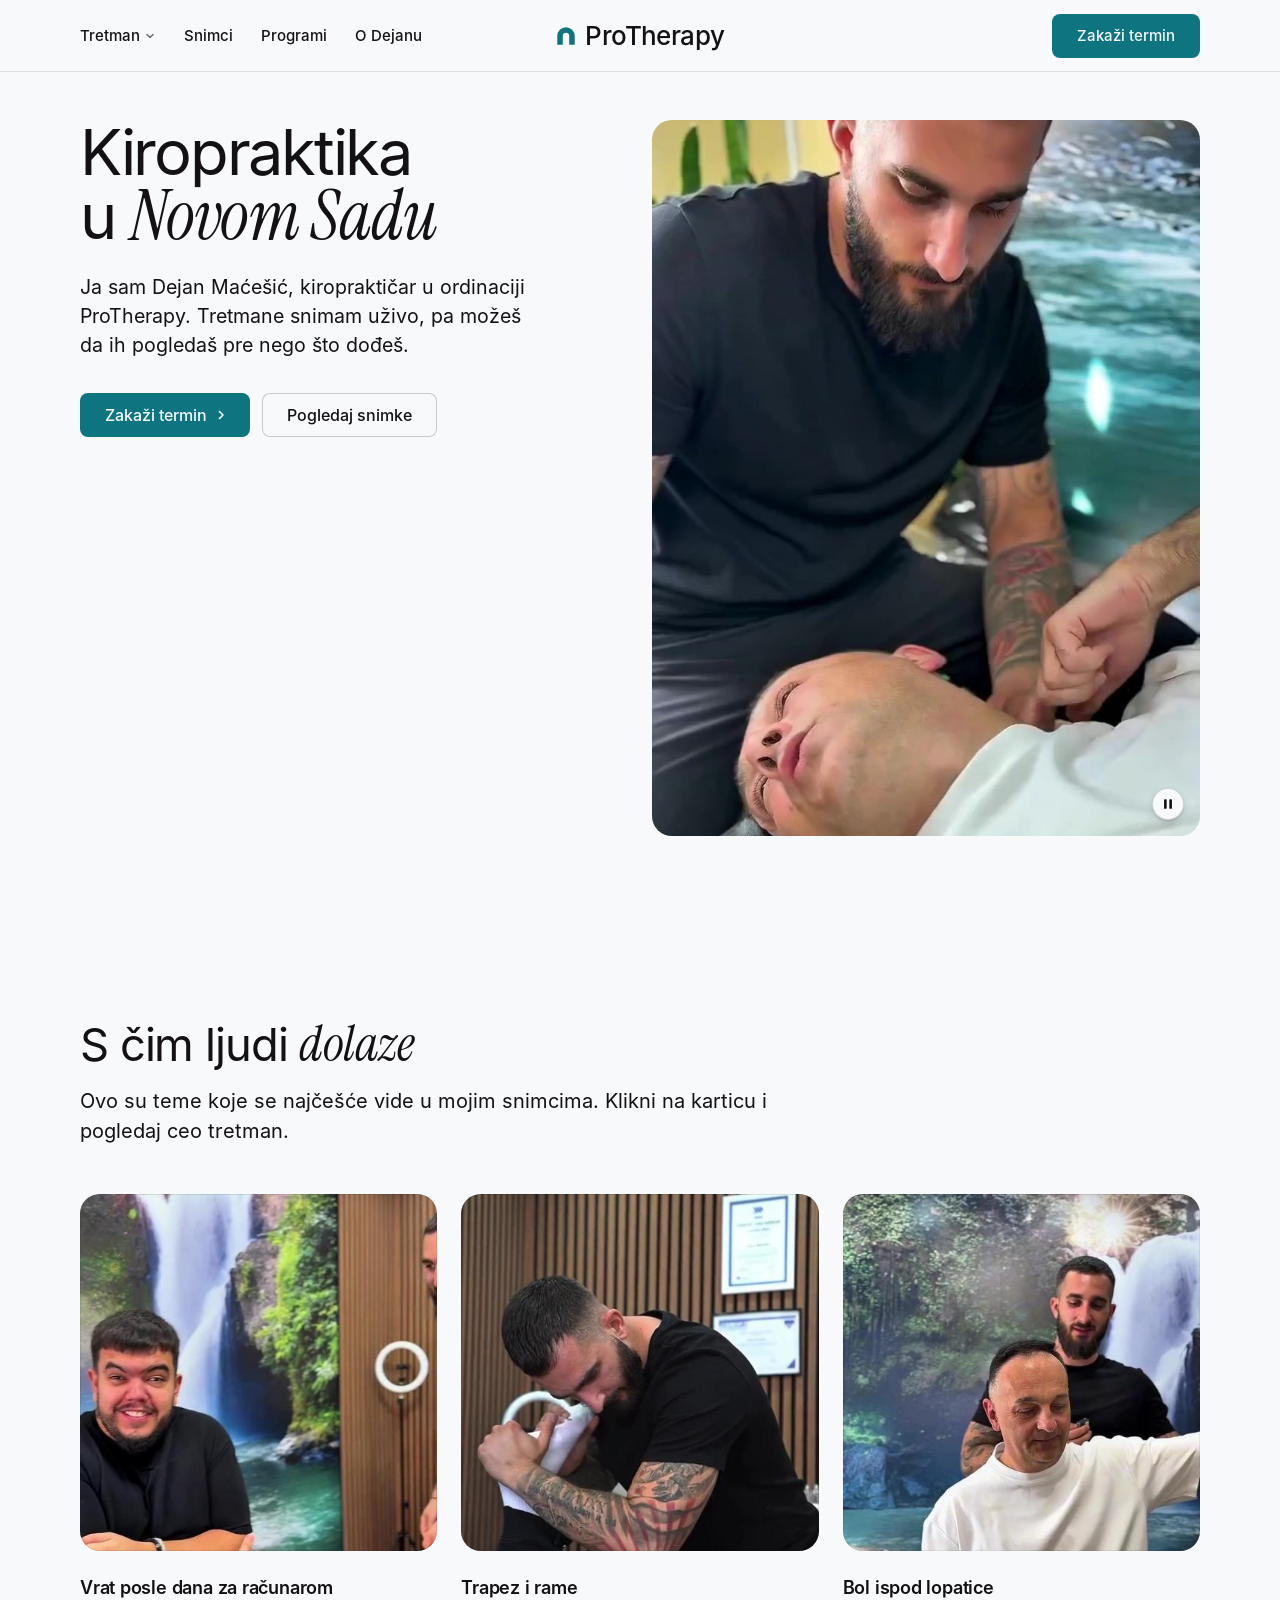
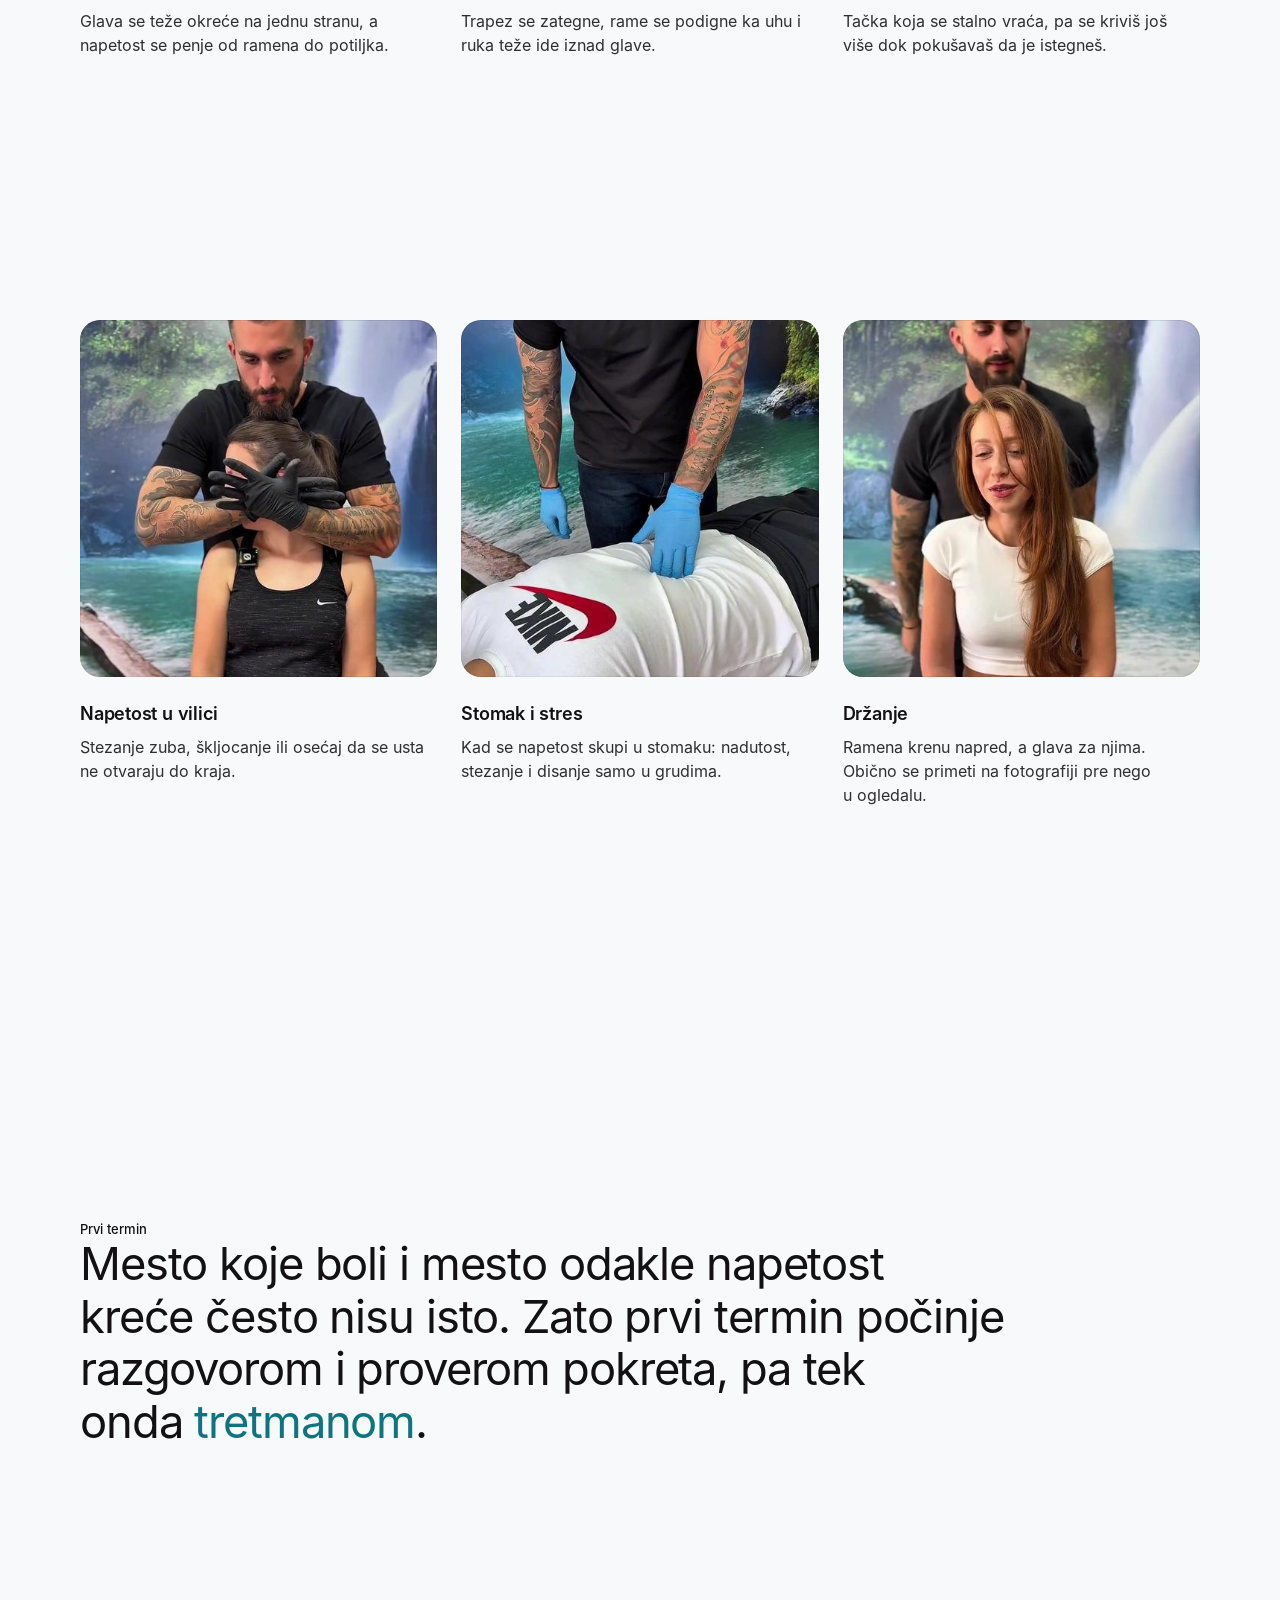
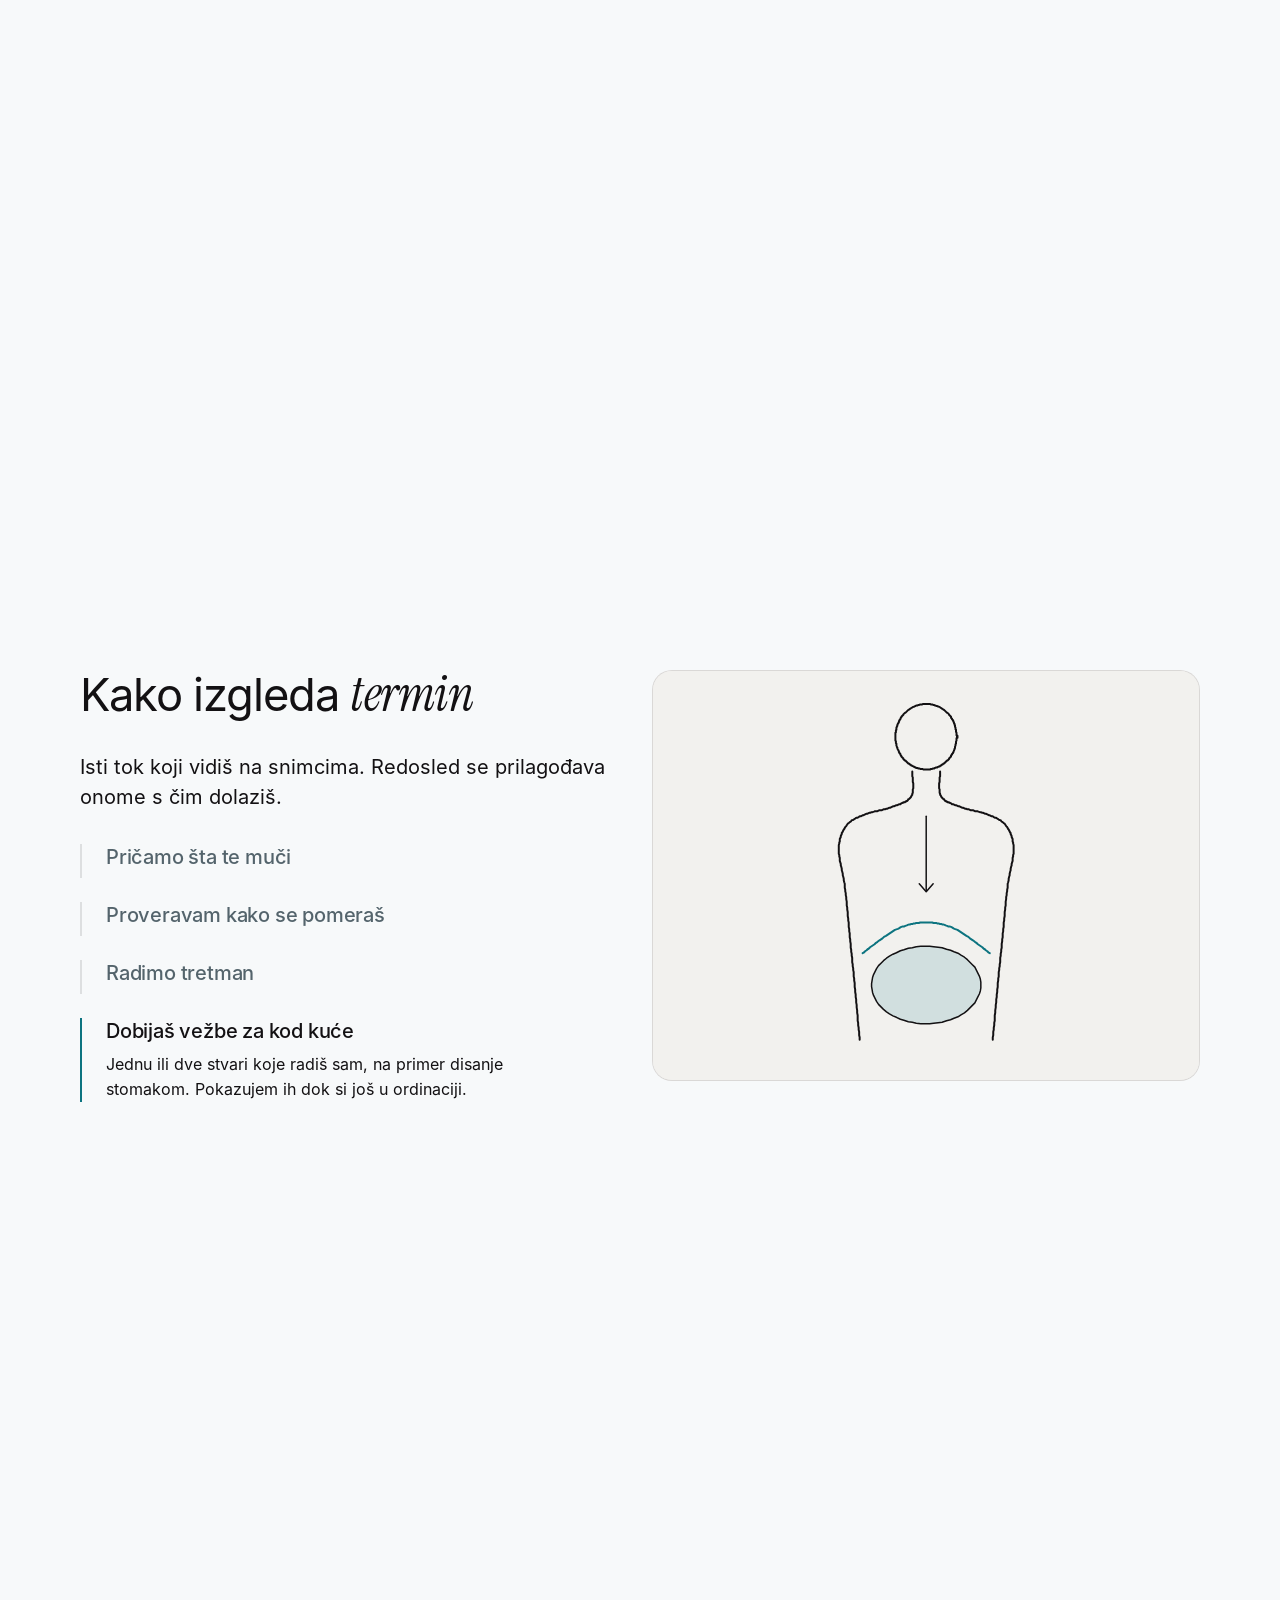
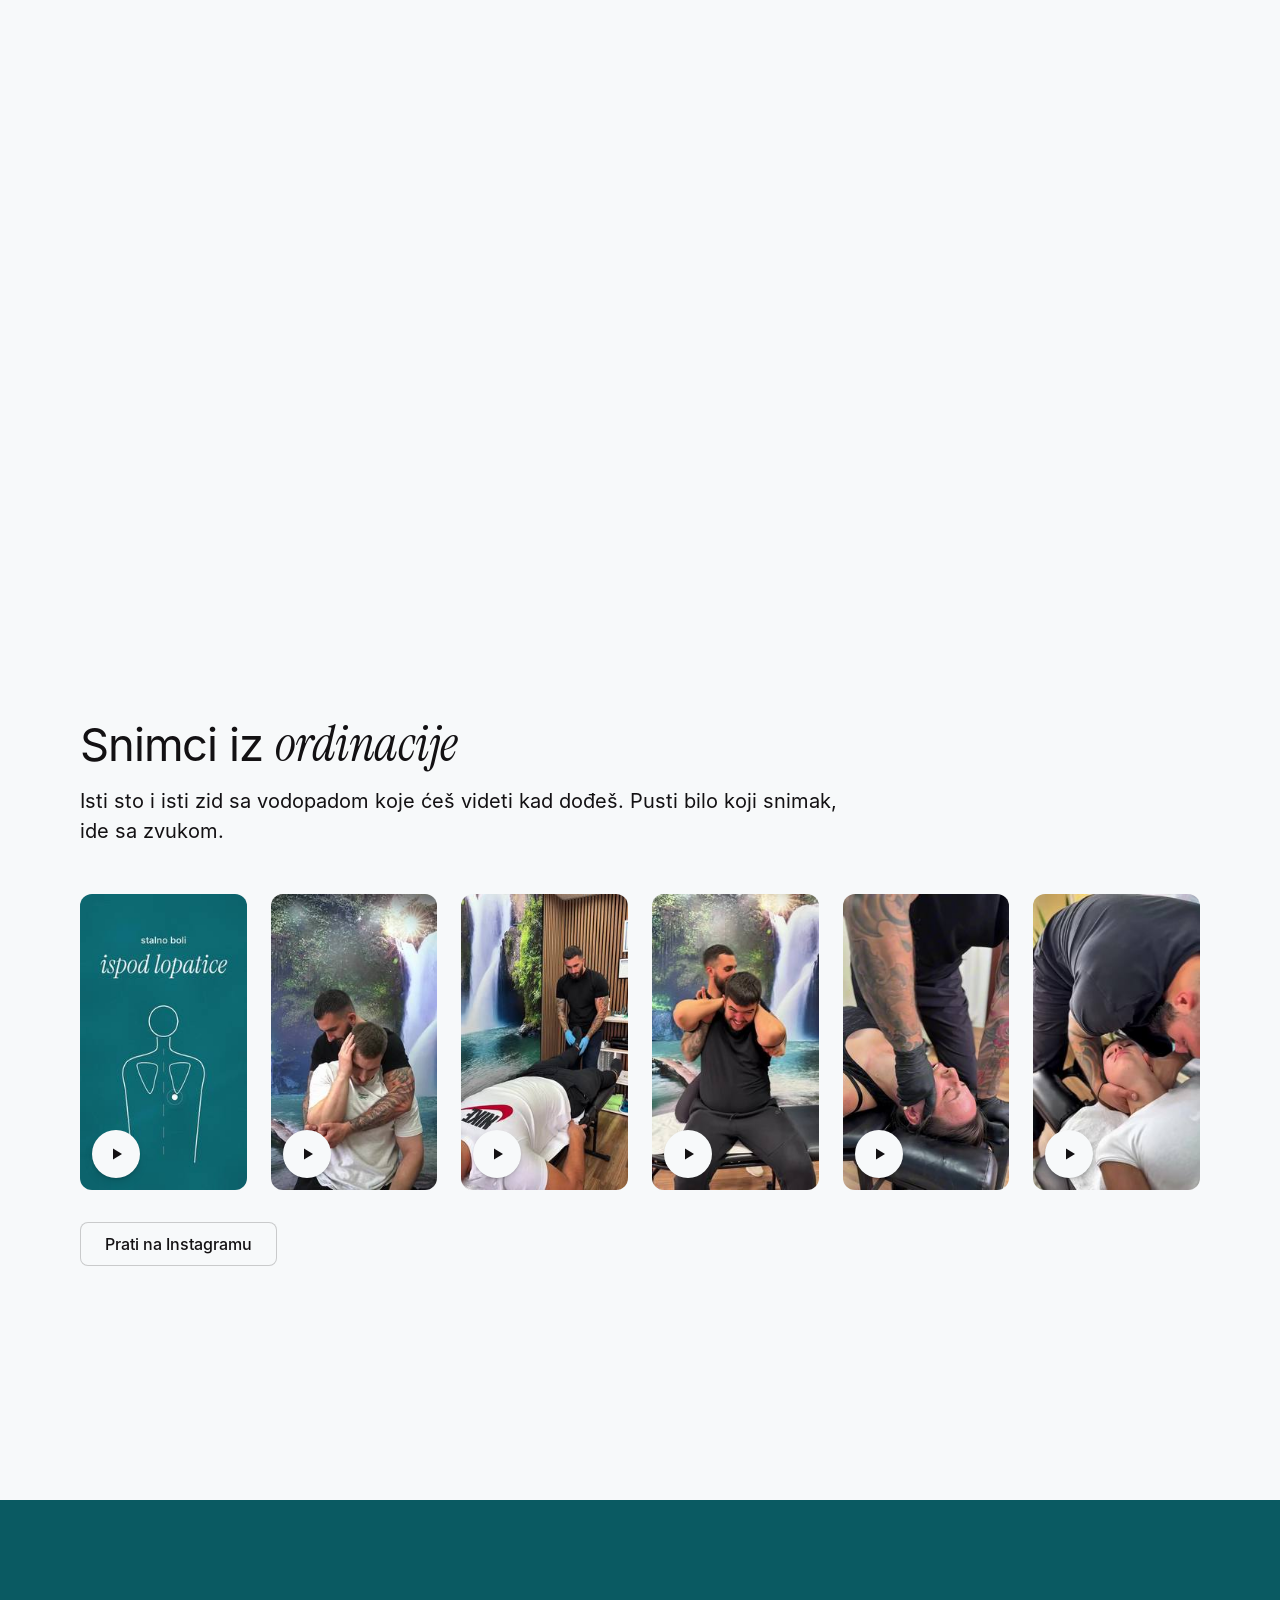
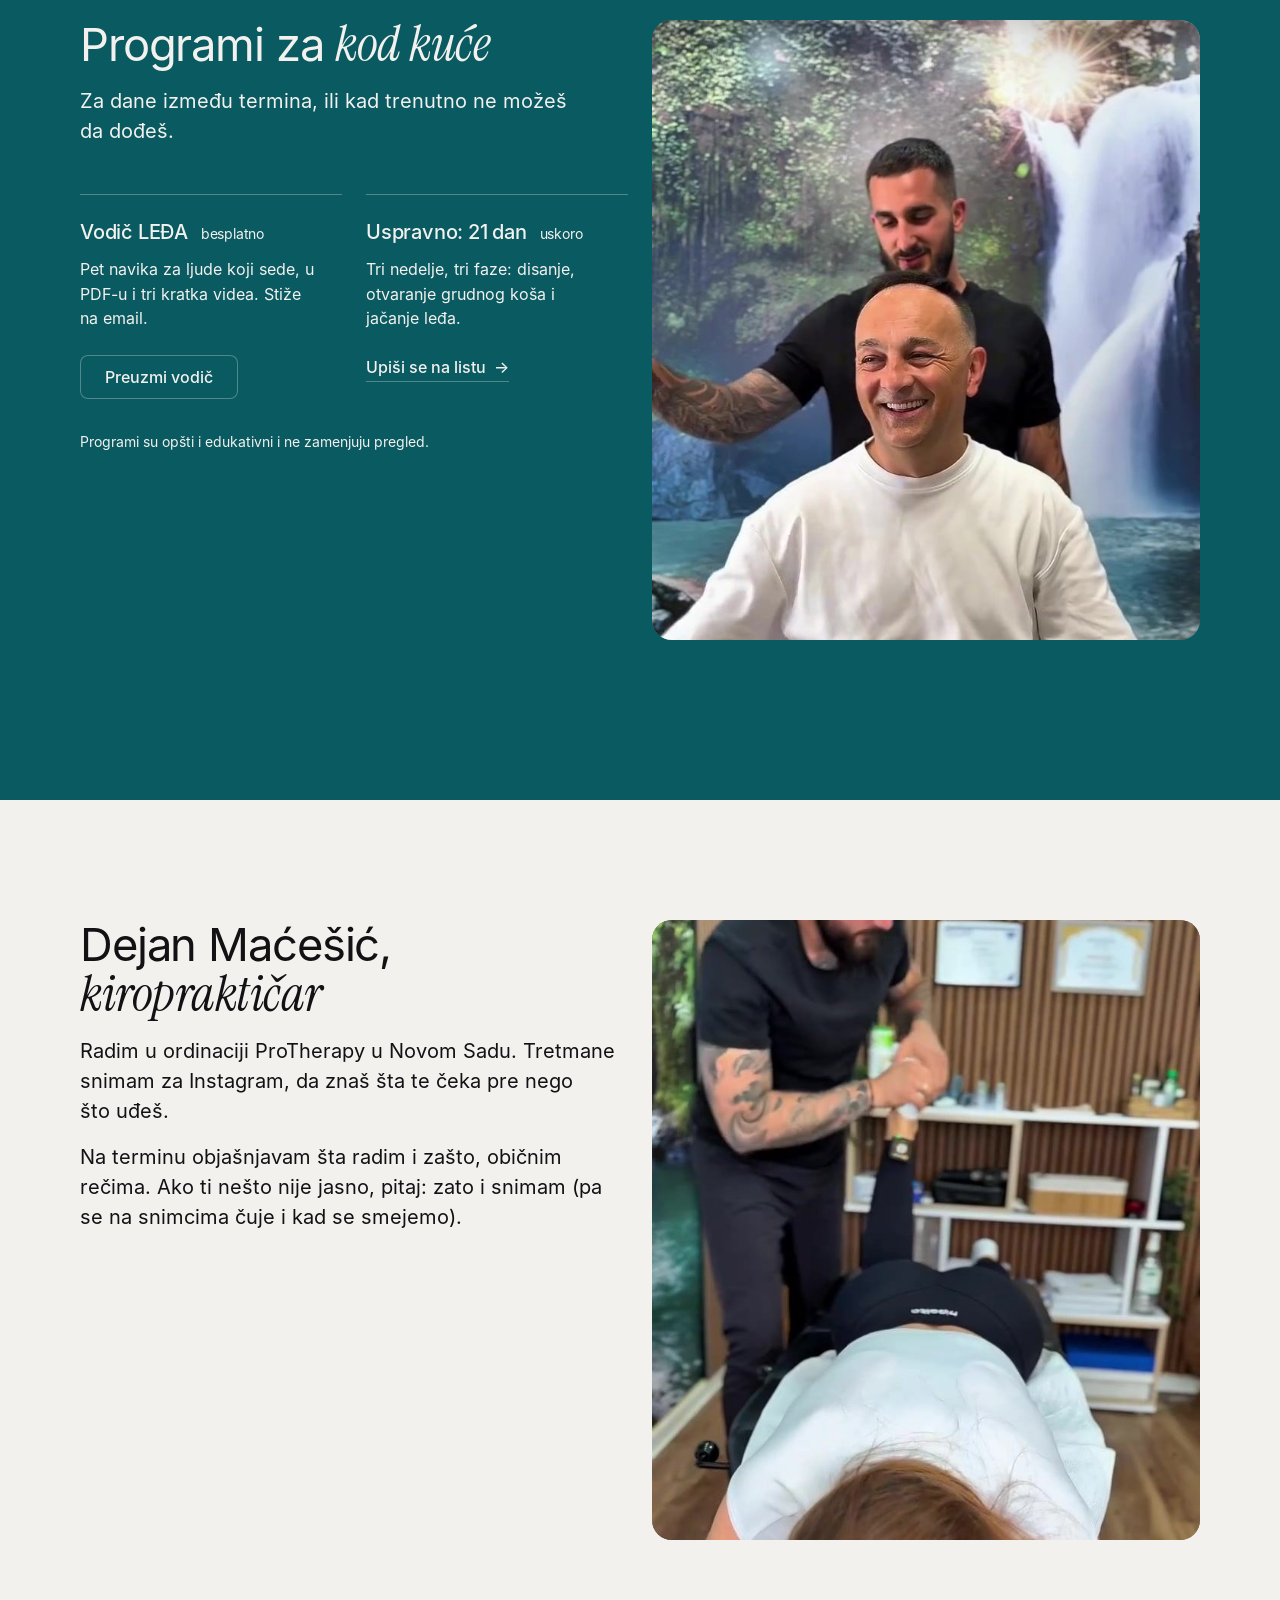
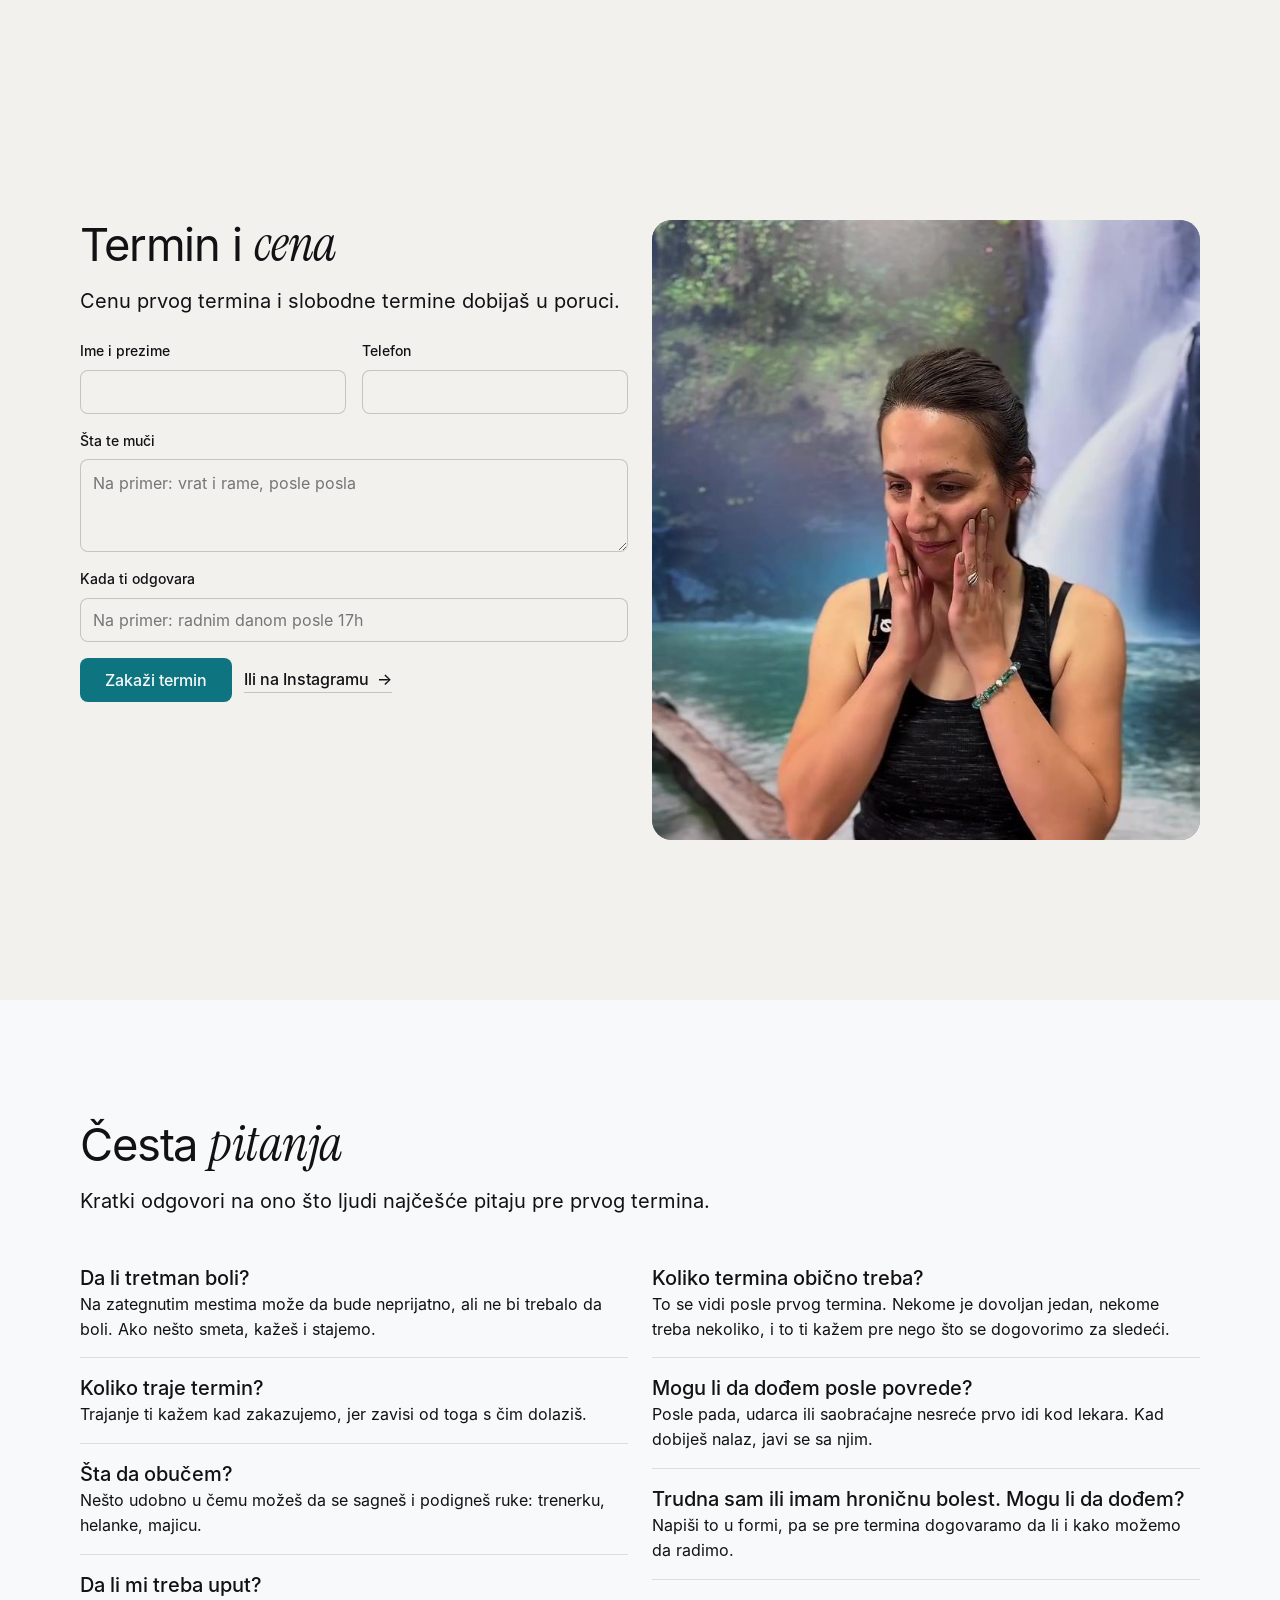
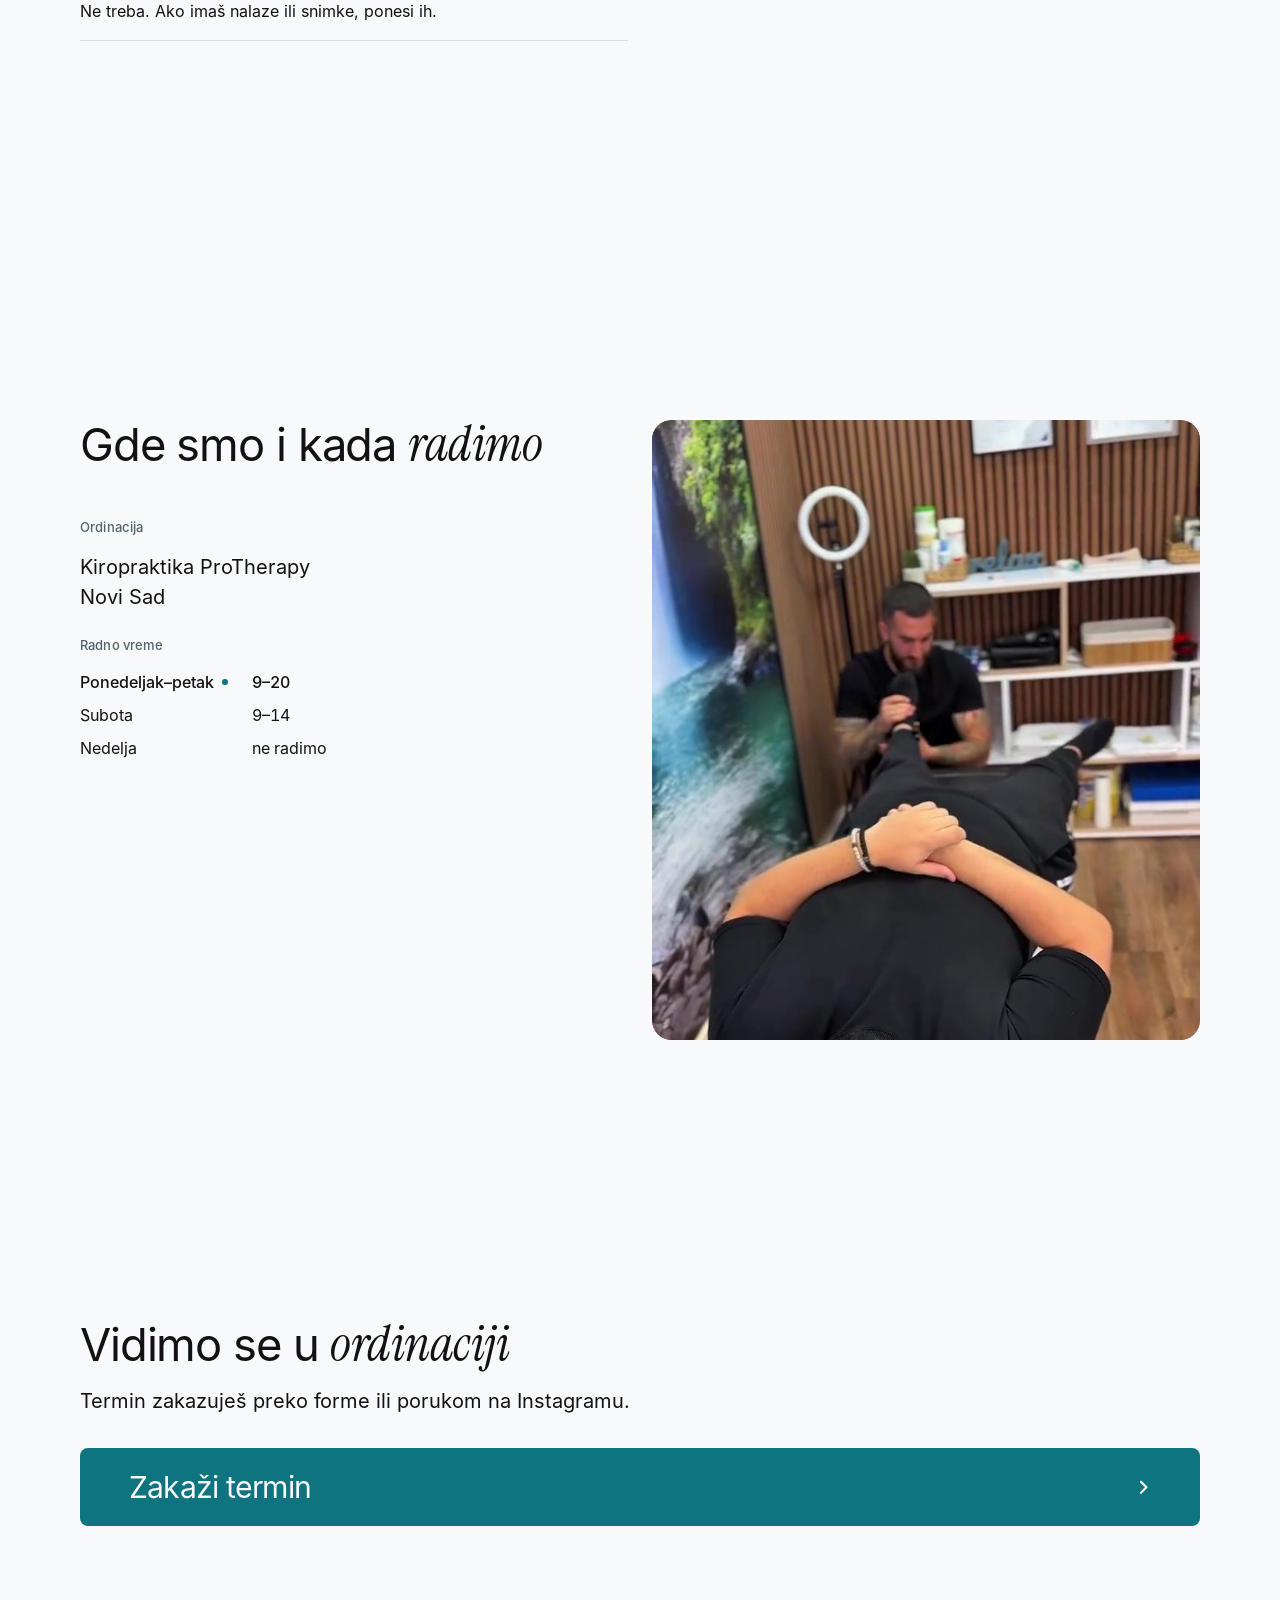
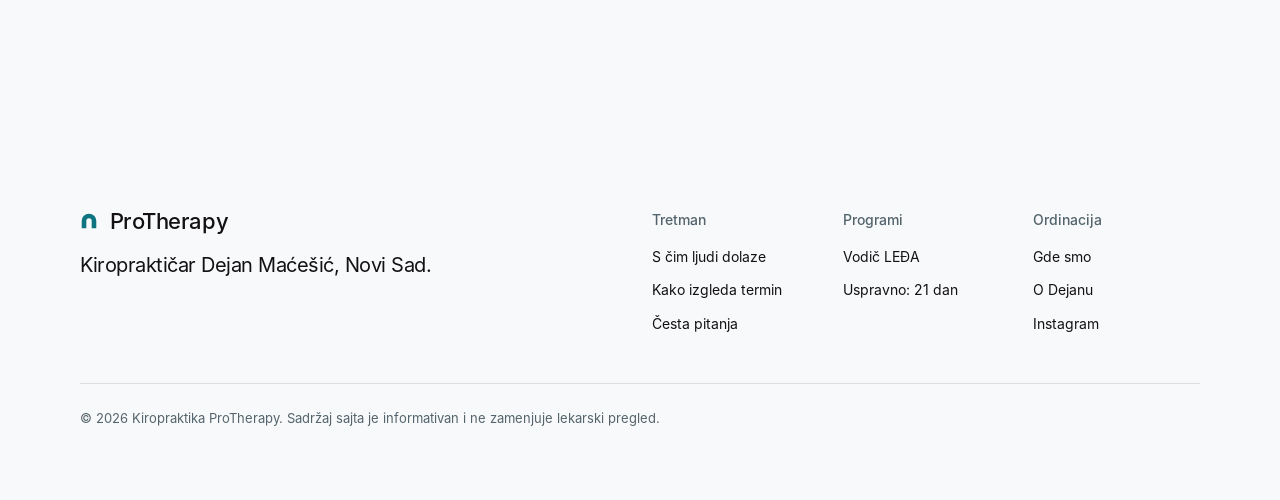
<file: index.html>
<!doctype html>
<html lang="sr-Latn" data-type="service" data-radius="soft" data-buttons="solid" data-motion>
<head>
<meta charset="utf-8">
<meta name="viewport" content="width=device-width, initial-scale=1, viewport-fit=cover">
<title>Kiropraktika ProTherapy: kiropraktičar Dejan Maćešić, Novi Sad</title>
<meta name="description" content="Kiropraktičar Dejan Maćešić u Novom Sadu. Pogledaj snimke tretmana iz ordinacije i zakaži termin preko forme ili Instagrama.">
<meta property="og:type" content="website">
<meta property="og:locale" content="sr_RS">
<meta property="og:site_name" content="Kiropraktika ProTherapy">
<meta property="og:title" content="Kiropraktika ProTherapy: kiropraktičar Dejan Maćešić, Novi Sad">
<meta property="og:description" content="Snimci tretmana iz ordinacije u Novom Sadu i zakazivanje termina.">
<meta property="og:image" content="share.jpg">
<meta name="twitter:card" content="summary_large_image">
<link rel="icon" href="favicon.svg" type="image/svg+xml">
<meta name="theme-color" content="#f7f9fa">
<meta name="robots" content="noindex">
<!-- <link rel="canonical" href="https://[domen koji Dejan kupi]/"> -->
<meta name="site-kind" content="other">
<meta name="page-type" content="service">
<link rel="preload" href="media/fonts/inter-400.woff2" as="font" type="font/woff2" crossorigin>
<link rel="preload" href="media/fonts/instrument-serif-italic.woff2" as="font" type="font/woff2" crossorigin>
<link rel="stylesheet" href="assets/system.css">
<link rel="stylesheet" href="assets/ui/cards.css">
<link rel="stylesheet" href="assets/motion/motion.css">
<link rel="stylesheet" href="assets/backgrounds/backgrounds.css">
<link rel="stylesheet" href="assets/layout/layout.css">
<link rel="stylesheet" href="assets/icons/icon.css">
<!-- start.mjs brand --page service --bg #F7F9FA --ink #131113 --accent #0D7480 --surface #F2F1EE --muted #54646C
     --type instrument-serif --radius soft; the faces then set to the presentation's brand (Inter + Instrument Serif
     Italic for one word), the inverse accent to the presentation's #4FC3C9 -->
<style>
:root {
  --p-bg: #f7f9fa; --p-surface: #f2f1ee; --p-ink: #131113; --p-muted: #54646c;
  --p-accent: #0d7480; --p-accent-ink: #f7f9fa; --p-action: #0d7480; --p-action-ink: #f7f9fa;
  --p-inv-bg: #131113; --p-inv-surface: #201e20; --p-inv-ink: #f7f9fa; --p-inv-muted: #979799;
  --p-inv-accent: #4fc3c9; --p-inv-accent-ink: #131113; --p-inv-action: #4fc3c9; --p-inv-action-ink: #131113;
  --font-display: "Inter", system-ui, -apple-system, "Segoe UI", sans-serif;
  --font-text: "Inter", system-ui, -apple-system, "Segoe UI", sans-serif;
  --font-serif: "Instrument Serif", "Times New Roman", serif;
  --display-weight: 400;
  --display-tracking: -0.025em;
  --display-tracking-xl: -0.036em;
  --ly-scale: 0.94;
}
</style>
<link rel="stylesheet" href="site.css">
<style>
  #teme .panel { --p-h: 300px; }
  @media (min-width: 640px) { #teme .grid > .card { grid-column: auto / span 4; } }
  /* a tablet: the six topics on one screen, three by two */
  @media (min-width: 640px) and (max-width: 1023px) {
    main > #teme.g2 { --h: 1; }
    main > #teme.g2 > .wrap { display: flex; flex-direction: column; row-gap: var(--card-gap); }
    #teme .card > .panel { --p-h: 120px; height: 120px; min-height: 0; flex: none; }
    #teme .card > p { font-size: 15px; line-height: 22px; }
  }
  /* a phone: each topic a row, its picture small at the left */
  @media (max-width: 639px) {
    #teme .grid { row-gap: var(--s-4); }
    #teme .card.card--open { display: grid; grid-template-columns: 136px minmax(0, 1fr); column-gap: var(--s-4); align-items: start; }
    #teme .card > .panel { --p-h: 136px; grid-row: 1 / span 2; margin: 0; width: 136px; height: 136px; border-radius: var(--r-md); }
    #teme .card > h3 { font-size: 16px; line-height: 22px; align-self: end; }
    #teme .card > p { font-size: 14px; line-height: 20px; margin-top: 4px; min-height: 0; }
  }
  /* the booking form in one column beside its heading */
  @media (min-width: 640px) and (max-width: 1023px) { #zakazi .form { grid-template-columns: minmax(0, 1fr); } }
  #zakazi .form textarea { min-height: 80px; }
  @media (max-width: 639px) { #zakazi .form textarea { min-height: 60px; } #zakazi .btn-row { flex-direction: row; flex-wrap: nowrap; align-items: center; gap: var(--s-4); } #zakazi .btn-row > .btn { width: auto; flex: none; } #zakazi .still { margin-top: var(--s-4); } }
  .zakazi-col { display: grid; gap: var(--s-5); align-content: start; }
  #zakazi .zakazi-col > .section-head { margin-bottom: 0; }
  /* the two columns of questions end on one line */
  #pitanja .grid { align-items: stretch; }
</style>
<script>document.documentElement.classList.add('m-enter');setTimeout(()=>document.documentElement.classList.add('m-enter-done'),700)</script>
<script src="assets/backgrounds/backgrounds.js"></script>
<script>document.documentElement.classList.add('mo-js');setTimeout(()=>document.documentElement.classList.add('mo-safe'),2500)</script>
<link rel="modulepreload" href="assets/moments/moments.js">
<link rel="modulepreload" href="assets/moments/lib.js">
<link rel="modulepreload" href="assets/moments/word-highlight/moment.js">
<link rel="modulepreload" href="assets/moments/pinned-chapters/moment.js">
<script type="application/ld+json">
{
  "@context": "https://schema.org",
  "@type": "LocalBusiness",
  "name": "Kiropraktika ProTherapy",
  "description": "Kiropraktičar Dejan Maćešić u Novom Sadu.",
  "address": { "@type": "PostalAddress", "addressLocality": "Novi Sad", "addressCountry": "RS" },
  "employee": { "@type": "Person", "name": "Dejan Maćešić", "jobTitle": "kiropraktičar" },
  "sameAs": ["https://www.instagram.com/dejan.protherapy/"]
}
</script>
</head>
<body>
<!-- type: service
     deal: hero split (dealt film, dealt again: the footage is vertical 720x1280), nav nav-split, close close-type,
     footer footer-columns, rhythm surface-pairs (#dejan, #zakazi) + one flat brand band (#programi), buttons solid,
     mark arc, grounds none
     moments: word-highlight (#prvi: the statement before the steps), pinned-chapters (#termin: how a visit goes);
     photo-chapters dealt first and dealt again: it needs photographs the width of the page -->

<header class="nav nav--split">
  <div class="wrap nav__bar">
    <a class="skip-link" href="#top">Na sadržaj</a>
    <a class="nav__logo" href="#top"><span class="mark" data-mark="arc" aria-hidden="true"></span>ProTherapy</a>
    <nav class="nav__links" aria-label="Glavni meni">
      <div class="nav__item">
        <a class="nav__link" href="#termin">Tretman <svg class="chev" viewBox="0 0 12 12" aria-hidden="true"><path d="M3 4.5l3 3 3-3" fill="none" stroke="currentColor" stroke-width="1.5" stroke-linecap="round" stroke-linejoin="round"/></svg></a>
        <div class="nav__menu">
          <div class="wrap grid">
            <a class="menu-card span-4" href="#teme">
              <div class="panel"><img width="720" height="1280" class="frame__img" src="media/img/meni-teme.jpg" srcset="media/img/meni-teme-480.jpg 480w, media/img/meni-teme.jpg 720w" sizes="(max-width: 1023px) 46vw, 410px" alt="Pacijent leži na stolu dok Dejan radi na leđima" loading="lazy" style="--pos: 50% 45%"></div>
              <span class="t-card">S čim ljudi dolaze</span>
              <span class="t-small muted">Vrat, rame, lopatica, vilica, stomak</span>
            </a>
            <a class="menu-card span-4" href="#termin">
              <div class="panel"><img width="720" height="1280" class="frame__img" src="media/img/meni-termin.jpg" srcset="media/img/meni-termin-480.jpg 480w, media/img/meni-termin.jpg 720w" sizes="(max-width: 1023px) 46vw, 410px" alt="Dejan okreće glavu pacijenta koji leži na stolu" loading="lazy" style="--pos: 50% 55%"></div>
              <span class="t-card">Kako izgleda termin</span>
              <span class="t-small muted">Razgovor, provera, tretman, vežbe</span>
            </a>
            <a class="menu-card span-4" href="#pitanja">
              <div class="panel"><img width="720" height="1280" class="frame__img" src="media/img/meni-pitanja.jpg" srcset="media/img/meni-pitanja-480.jpg 480w, media/img/meni-pitanja.jpg 720w" sizes="(max-width: 1023px) 46vw, 410px" alt="Pacijentkinja sedi na stolu posle tretmana" loading="lazy" style="--pos: 50% 40%"></div>
              <span class="t-card">Česta pitanja</span>
              <span class="t-small muted">Da li boli, šta da obučem, uput</span>
            </a>
          </div>
        </div>
      </div>
      <div class="nav__item"><a class="nav__link" href="#snimci">Snimci</a></div>
      <div class="nav__item"><a class="nav__link" href="#programi">Programi</a></div>
      <div class="nav__item"><a class="nav__link" href="#dejan">O Dejanu</a></div>
    </nav>
    <div class="nav__actions">
      <a class="btn btn--primary" href="#zakazi">Zakaži termin</a>
    </div>
    <button class="nav__toggle" type="button" aria-expanded="false" aria-label="Meni">
      <svg width="18" height="18" viewBox="0 0 18 18" aria-hidden="true"><path d="M2 5h14M2 13h14" stroke="currentColor" stroke-width="1.6" stroke-linecap="round"/></svg>
    </button>
  </div>
</header>

<main id="top">
  <section class="hero hero--split" data-enter aria-labelledby="hero-h">
    <div class="wrap"><div class="hero-text grid hero__grid">
      <div class="hero__text span-5">
        <h1 id="hero-h">Kiropraktika u <em>Novom Sadu</em></h1>
        <p class="hero__lead">Ja sam Dejan Maćešić, kiropraktičar u ordinaciji ProTherapy. Tretmane snimam uživo, pa možeš da ih pogledaš pre nego što dođeš.</p>
        <div class="btn-row">
          <a class="btn btn--primary" href="#zakazi">Zakaži termin<svg class="m-arrow" viewBox="0 0 12 12" aria-hidden="true"><path class="m-arrow__stem" d="M1 6h8"/><path class="m-arrow__head" d="M4.5 2.5 8 6l-3.5 3.5"/></svg></a>
          <a class="btn btn--secondary" href="#snimci">Pogledaj snimke</a>
        </div>
      </div>
      <div class="hero__media span-6 start-7" data-hero-film>
        <video autoplay muted loop playsinline preload="auto" poster="media/img/hero-poster.jpg" style="--ly-pos: 50% 30%" aria-label="Snimak tretmana u ordinaciji ProTherapy, bez zvuka" data-source="client" data-subject="Dejan Maćešić tokom tretmana u ordinaciji">
          <source src="media/hero-tretman-loop-600.mp4" type="video/mp4">
        </video>
        <button class="loop-pause" type="button" aria-pressed="false" aria-label="Pauziraj snimak">
          <svg class="ic-pause" viewBox="0 0 16 16" aria-hidden="true"><rect x="3.5" y="2.5" width="3" height="11" rx="1"/><rect x="9.5" y="2.5" width="3" height="11" rx="1"/></svg>
          <svg class="ic-play" viewBox="0 0 16 16" aria-hidden="true"><path d="M4.5 2.5v11l9-5.5z"/></svg>
        </button>
      </div>
    </div></div>
  </section>

  <section class="section g2" id="teme" aria-labelledby="teme-h">
    <div class="wrap">
      <div class="group">
        <div class="section-head">
          <h2 id="teme-h">S čim ljudi <em>dolaze</em></h2>
          <p>Ovo su teme koje se najčešće vide u mojim snimcima. Klikni na karticu i pogledaj ceo tretman.</p>
        </div>
        <div class="grid">
          <a class="card card--open card--row span-4" href="#snimak-r3" data-reel-target="snimak-r3">
            <div class="panel panel--top"><img width="720" height="1280" class="frame__img" src="media/img/teme-vrat.jpg" srcset="media/img/teme-vrat-480.jpg 480w, media/img/teme-vrat.jpg 720w" sizes="(max-width: 639px) 136px, (max-width: 1023px) 30vw, 410px" alt="Dejan stoji iza pacijenta i drži mu ramena" loading="lazy" style="--pos: 50% 38%" data-source="client" data-subject="tretman vrata"></div>
            <h3>Vrat posle dana za računarom</h3>
            <p>Glava se teže okreće na jednu stranu, a napetost se penje od ramena do potiljka.</p>
          </a>
          <a class="card card--open card--row span-4" href="#snimak-r1" data-reel-target="snimak-r1">
            <div class="panel panel--top"><img width="720" height="1280" class="frame__img" src="media/img/teme-trapez.jpg" srcset="media/img/teme-trapez-480.jpg 480w, media/img/teme-trapez.jpg 720w" sizes="(max-width: 639px) 136px, (max-width: 1023px) 30vw, 410px" alt="Dejan radi na ramenu pacijenta u sedećem položaju" loading="lazy" style="--pos: 50% 30%" data-source="client" data-subject="tretman trapeza i ramena"></div>
            <h3>Trapez i rame</h3>
            <p>Trapez se zategne, rame se podigne ka uhu i ruka teže ide iznad glave.</p>
          </a>
          <a class="card card--open card--row span-4" href="#snimak-r0" data-reel-target="snimak-r0">
            <div class="panel panel--top"><img width="720" height="1280" class="frame__img" src="media/img/teme-lopatica.jpg" srcset="media/img/teme-lopatica-480.jpg 480w, media/img/teme-lopatica.jpg 720w" sizes="(max-width: 639px) 136px, (max-width: 1023px) 30vw, 410px" alt="Pacijent podiže ruku dok Dejan proverava pokret ramena" loading="lazy" style="--pos: 50% 30%" data-source="client" data-subject="provera pokreta ramena"></div>
            <h3>Bol ispod lopatice</h3>
            <p>Tačka koja se stalno vraća, pa se kriviš još više dok pokušavaš da je istegneš.</p>
          </a>
        </div>
      </div>
      <div class="grid">
        <a class="card card--open card--row span-4" href="#snimak-r4" data-reel-target="snimak-r4">
          <div class="panel panel--top"><img width="720" height="1280" class="frame__img" src="media/img/teme-vilica.jpg" srcset="media/img/teme-vilica-480.jpg 480w, media/img/teme-vilica.jpg 720w" sizes="(max-width: 639px) 136px, (max-width: 1023px) 30vw, 410px" alt="Dejan u crnim rukavicama drži vilicu pacijentkinje" loading="lazy" style="--pos: 50% 34%" data-source="client" data-subject="tretman vilice"></div>
          <h3>Napetost u vilici</h3>
          <p>Stezanje zuba, škljocanje ili osećaj da se usta ne otvaraju do kraja.</p>
        </a>
        <a class="card card--open card--row span-4" href="#snimak-r2" data-reel-target="snimak-r2">
          <div class="panel panel--top"><img width="720" height="1280" class="frame__img" src="media/img/teme-stomak.jpg" srcset="media/img/teme-stomak-480.jpg 480w, media/img/teme-stomak.jpg 720w" sizes="(max-width: 639px) 136px, (max-width: 1023px) 30vw, 410px" alt="Dejan u rukavicama radi na stomaku pacijenta koji leži" loading="lazy" style="--pos: 50% 60%" data-source="client" data-subject="tretman stomaka"></div>
          <h3>Stomak i stres</h3>
          <p>Kad se napetost skupi u stomaku: nadutost, stezanje i disanje samo u grudima.</p>
        </a>
        <a class="card card--open card--row span-4" href="#snimak-r5" data-reel-target="snimak-r5">
          <div class="panel panel--top"><img width="720" height="1280" class="frame__img" src="media/img/teme-drzanje.jpg" srcset="media/img/teme-drzanje-480.jpg 480w, media/img/teme-drzanje.jpg 720w" sizes="(max-width: 639px) 136px, (max-width: 1023px) 30vw, 410px" alt="Pacijentkinja sedi uspravno, Dejan stoji iza nje" loading="lazy" style="--pos: 50% 40%" data-source="client" data-subject="držanje"></div>
          <h3>Držanje</h3>
          <p>Ramena krenu napred, a glava za njima. Obično se primeti na fotografiji pre nego u ogledalu.</p>
        </a>
      </div>
    </div>
  </section>

  <section class="section statement" id="prvi" data-moment="word-highlight" aria-labelledby="prvi-h">
    <div class="wrap">
      <h2 class="t-label" id="prvi-h">Prvi termin</h2>
      <p class="mo-wh__text" data-assumed="tok termina">Mesto koje boli i mesto odakle napetost kreće često nisu isto. Zato prvi termin počinje razgovorom i proverom pokreta, pa tek onda <strong>tretmanom</strong>.</p>
    </div>
  </section>

  <section class="section" id="termin" style="--h: 2" data-moment="pinned-chapters" aria-labelledby="termin-h">
    <div class="wrap mo-pc__grid">
      <div class="mo-pc__text">
        <h2 id="termin-h">Kako izgleda <em>termin</em></h2>
        <p class="t-lead">Isti tok koji vidiš na snimcima. Redosled se prilagođava onome s čim dolaziš.</p>
        <ol class="mo-pc__steps" data-assumed="tok termina">
          <li class="mo-pc__step">
            <h3>Pričamo šta te muči</h3>
            <p>Gde boli, od kada i čime se baviš ceo dan. Ako imaš nalaz ili snimak, ponesi ga.</p>
            <figure class="mo-pc__visual"><img src="media/img/termin-razgovor.jpg" srcset="media/img/termin-razgovor-480.jpg 480w, media/img/termin-razgovor.jpg 720w" sizes="(max-width: 639px) 92vw, (max-width: 1023px) 46vw, 628px" alt="Dejan stoji iza pacijenta koji sedi i razgovara sa njim" width="720" height="1280" loading="lazy" style="object-position: 50% 30%"></figure>
          </li>
          <li class="mo-pc__step">
            <h3>Proveravam kako se pomeraš</h3>
            <p>Okretanje glave, podizanje ruku, sedenje i disanje. Upoređujemo levu i desnu stranu.</p>
            <figure class="mo-pc__visual"><img src="media/img/termin-provera.jpg" srcset="media/img/termin-provera-480.jpg 480w, media/img/termin-provera.jpg 720w" sizes="(max-width: 639px) 92vw, (max-width: 1023px) 46vw, 628px" alt="Dejan drži ruke na vratu i ramenima pacijenta i proverava pokret" width="720" height="1280" loading="lazy" style="object-position: 50% 32%"></figure>
          </li>
          <li class="mo-pc__step">
            <h3>Radimo tretman</h3>
            <p>Na stolu ili u sedećem položaju. Usput objašnjavam šta radim i zašto, a ti pitaš šta god te zanima.</p>
            <figure class="mo-pc__visual"><img src="media/img/termin-tretman.jpg" srcset="media/img/termin-tretman-480.jpg 480w, media/img/termin-tretman.jpg 720w" sizes="(max-width: 639px) 92vw, (max-width: 1023px) 46vw, 628px" alt="Pacijent leži na stolu za tretman, Dejan radi na njegovim leđima" width="720" height="1280" loading="lazy" style="object-position: 50% 45%"></figure>
          </li>
          <li class="mo-pc__step">
            <h3>Dobijaš vežbe za kod kuće</h3>
            <p>Jednu ili dve stvari koje radiš sam, na primer disanje stomakom. Pokazujem ih dok si još u ordinaciji.</p>
            <figure class="mo-pc__visual mo-pc__visual--lit">
              <div class="illus" role="img" aria-label="Linijski crtež: disanje stomakom, stomak se širi pri udahu"><!--svg:07-disanje-stomakom-udah--><svg aria-hidden="true" focusable="false" xmlns="http://www.w3.org/2000/svg" viewBox="120 300 480 760"> <path class="draw" d="M332,470 L332,471 L332,472 L332,474 L332,476 L332,478 L332,480 L333,482 L333,484 L333,486 L333,489 L333,491 L334,494 L334,496 L334,499 L334,501 L334,504 L333,506 L333,508 L333,511 L333,513 L332,515 L332,517 L331,518 L330,520 L329,522 L328,523 L327,524 L326,525 L324,526 L323,528 L322,529 L320,530 L318,531 L317,532 L315,532 L313,533 L311,534 L309,535 L308,536 L306,536 L304,537 L302,538 L300,538 L298,539 L296,540 L294,540 L292,541 L290,542 L288,543 L286,543 L284,544 L282,545 L280,545 L278,546 L275,546 L273,547 L271,548 L268,548 L266,548 L264,549 L262,550 L259,550 L257,550 L255,551 L252,552 L250,552 L248,553 L246,553 L244,554 L242,555 L240,555 L238,556 L236,557 L234,558 L232,558 L231,559 L229,560 L227,560 L225,561 L224,562 L222,563 L220,563 L218,564 L217,565 L215,566 L214,567 L212,568 L210,568 L209,570 L208,571 L206,572 L205,573 L204,574 L202,575 L201,577 L200,578 L199,580 L198,581 L197,582 L196,584 L195,586 L194,587 L193,589 L192,591 L191,593 L190,594 L190,596 L189,598 L188,600 L188,602 L187,604 L186,606 L186,608 L186,611 L185,613 L185,615 L184,618 L184,620 L184,622 L184,625 L184,628 L184,630 L184,633 L184,636 L185,638 L185,641 L186,644 L186,647 L186,650 L187,653 L188,656 L188,659 L189,662 L190,666 L190,669 L191,672 L192,676 L192,679 L193,682 L194,686 L194,689 L195,693 L196,696 L196,700 L196,704 L197,708 L197,711 L198,715 L198,719 L199,723 L199,727 L200,732 L200,736 L200,740 L201,744 L201,748 L202,753 L202,757 L202,761 L203,766 L203,770 L204,774 L204,779 L204,783 L205,787 L205,792 L206,796 L206,800 L206,804 L207,808 L207,812 L208,817 L208,821 L208,825 L209,829 L209,833 L210,837 L210,841 L211,845 L211,849 L211,854 L212,858 L212,862 L213,866 L213,870 L214,874 L214,878 L214,883 L215,887 L215,891 L216,896 L216,900 L216,904 L217,909 L217,914 L218,919 L218,924 L219,929 L219,935 L220,940 L220,945 L221,951 L221,956 L222,961 L222,966 L222,972 L223,976 L223,981 L224,986 L224,990 L225,994 L225,998 L225,1001 L226,1005 L226,1008 L226,1010" stroke-width="4"/> <path class="draw" d="M388,470 L388,471 L388,472 L388,474 L388,476 L388,478 L388,480 L387,482 L387,484 L387,486 L387,489 L387,491 L386,494 L386,496 L386,499 L386,501 L386,504 L387,506 L387,508 L387,511 L387,513 L388,515 L388,517 L389,518 L390,520 L391,522 L392,523 L393,524 L394,525 L396,526 L397,528 L398,529 L400,530 L402,531 L403,532 L405,532 L407,533 L409,534 L411,535 L412,536 L414,536 L416,537 L418,538 L420,538 L422,539 L424,540 L426,540 L428,541 L430,542 L432,543 L434,543 L436,544 L438,545 L440,545 L442,546 L445,546 L447,547 L449,548 L452,548 L454,548 L456,549 L458,550 L461,550 L463,550 L465,551 L468,552 L470,552 L472,553 L474,553 L476,554 L478,555 L480,555 L482,556 L484,557 L486,558 L488,558 L489,559 L491,560 L493,560 L495,561 L496,562 L498,563 L500,563 L502,564 L503,565 L505,566 L506,567 L508,568 L510,568 L511,570 L512,571 L514,572 L515,573 L516,574 L518,575 L519,577 L520,578 L521,580 L522,581 L523,582 L524,584 L525,586 L526,587 L527,589 L528,591 L529,593 L530,594 L530,596 L531,598 L532,600 L532,602 L533,604 L534,606 L534,608 L534,611 L535,613 L535,615 L536,618 L536,620 L536,622 L536,625 L536,628 L536,630 L536,633 L536,636 L535,638 L535,641 L534,644 L534,647 L534,650 L533,653 L532,656 L532,659 L531,662 L530,666 L530,669 L529,672 L528,676 L528,679 L527,682 L526,686 L526,689 L525,693 L524,696 L524,700 L524,704 L523,708 L523,711 L522,715 L522,719 L521,723 L521,727 L520,732 L520,736 L520,740 L519,744 L519,748 L518,753 L518,757 L518,761 L517,766 L517,770 L516,774 L516,779 L516,783 L515,787 L515,792 L514,796 L514,800 L514,804 L513,808 L513,812 L512,817 L512,821 L512,825 L511,829 L511,833 L510,837 L510,841 L509,845 L509,849 L509,854 L508,858 L508,862 L507,866 L507,870 L506,874 L506,878 L506,883 L505,887 L505,891 L504,896 L504,900 L504,904 L503,909 L503,914 L502,919 L502,924 L501,929 L501,935 L500,940 L500,945 L499,951 L499,956 L498,961 L498,966 L498,972 L497,976 L497,981 L496,986 L496,990 L495,994 L495,998 L495,1001 L494,1005 L494,1008 L494,1010" stroke-width="4"/> <path class="draw" d="M422,400 L422,401 L422,402 L422,402 L421,403 L421,404 L421,406 L421,407 L421,408 L420,410 L420,411 L420,412 L420,414 L419,415 L419,417 L419,418 L418,420 L418,421 L418,423 L417,424 L417,426 L416,427 L416,428 L415,430 L415,431 L414,432 L414,433 L413,434 L412,435 L412,436 L411,437 L410,438 L410,440 L409,441 L408,442 L407,443 L406,444 L406,445 L405,446 L404,447 L403,448 L402,448 L401,449 L400,450 L399,451 L398,452 L397,453 L396,454 L395,454 L394,455 L393,456 L392,456 L391,457 L390,458 L389,458 L388,459 L387,460 L386,460 L384,461 L383,461 L382,462 L381,462 L380,462 L378,463 L377,463 L376,464 L375,464 L374,464 L372,465 L371,465 L370,465 L369,465 L368,466 L366,466 L365,466 L364,466 L363,466 L361,466 L360,466 L359,466 L358,466 L356,466 L355,466 L354,466 L352,465 L351,465 L350,465 L349,465 L348,465 L346,464 L345,464 L344,464 L343,463 L342,463 L340,463 L339,462 L338,462 L337,461 L336,461 L335,460 L334,460 L332,459 L331,458 L330,458 L329,457 L328,456 L327,456 L326,455 L325,454 L324,454 L323,453 L322,452 L321,451 L320,450 L319,449 L318,448 L317,448 L316,447 L315,446 L314,445 L314,444 L313,443 L312,442 L311,441 L310,440 L310,439 L309,438 L308,436 L308,435 L307,434 L306,433 L306,432 L305,431 L305,429 L304,428 L304,427 L303,426 L302,424 L302,423 L302,422 L301,421 L301,420 L300,418 L300,417 L300,416 L300,414 L299,413 L299,412 L299,411 L299,409 L298,408 L298,407 L298,405 L298,404 L298,403 L298,401 L298,400 L298,399 L298,397 L298,396 L298,395 L298,393 L298,392 L299,391 L299,389 L299,388 L299,387 L300,386 L300,384 L300,383 L300,382 L301,380 L301,379 L302,378 L302,377 L302,376 L303,374 L304,373 L304,372 L305,371 L305,369 L306,368 L306,367 L307,366 L308,365 L308,364 L309,362 L310,361 L310,360 L311,359 L312,358 L313,357 L314,356 L314,355 L315,354 L316,353 L317,352 L318,352 L319,351 L320,350 L321,349 L322,348 L323,347 L324,346 L325,346 L326,345 L327,344 L328,344 L329,343 L330,342 L331,342 L332,341 L334,340 L335,340 L336,339 L337,339 L338,338 L339,338 L340,337 L342,337 L343,337 L344,336 L345,336 L346,336 L348,335 L349,335 L350,335 L351,335 L352,335 L354,334 L355,334 L356,334 L358,334 L359,334 L360,334 L361,334 L363,334 L364,334 L365,334 L366,334 L368,334 L369,335 L370,335 L371,335 L372,335 L374,336 L375,336 L376,336 L377,337 L378,337 L380,338 L381,338 L382,338 L383,339 L384,339 L386,340 L387,340 L388,341 L389,342 L390,342 L391,343 L392,344 L393,344 L394,345 L395,346 L396,346 L397,347 L398,348 L399,349 L400,350 L401,351 L402,352 L403,352 L404,353 L405,354 L406,355 L406,356 L407,357 L408,358 L409,359 L410,360 L410,362 L411,363 L412,364 L412,365 L413,366 L414,367 L414,368 L415,369 L415,370 L416,372 L416,373 L417,374 L417,376 L418,377 L418,379 L418,380 L419,382 L419,383 L419,385 L420,386 L420,388 L420,389 L420,390 L421,392 L421,393 L421,394 L421,396 L421,397 L422,398 L422,398 L422,399 L422,400 L422,401 L422,401 L422,401 L422,401 L423,402 L423,401 L423,401 L423,401 L423,401 L423,401 L423,400 L423,400 L423,400 L423,399 L423,399 L423,399 L423,399 L423,399 L423,398 L422,399 L422,399 L422,399 L422,399 L422,400" stroke-width="4"/> <path class="draw" d="M345,585 L344,582 L343,580 L342,577 L340,576 L338,574 L337,574 L335,573 L333,573 L331,573 L329,573 L327,574 L325,574 L323,575 L320,576 L318,578 L316,579 L314,580 L312,582 L310,583 L308,585 L306,586 L304,588 L302,589 L300,590 L298,591 L296,592 L295,594 L293,595 L291,597 L289,598 L287,600 L286,602 L284,604 L282,605 L280,607 L278,609 L277,612 L275,614 L274,616 L272,618 L270,621 L269,623 L268,626 L266,628 L265,631 L264,634 L263,637 L262,640 L261,643 L260,647 L260,650 L259,654 L258,658 L258,662 L257,666 L256,671 L256,675 L256,680 L255,684 L255,689 L255,694 L255,698 L255,702 L255,707 L255,711 L255,715 L255,719 L256,723 L256,726 L257,729 L257,732 L258,735 L259,737 L260,740 L261,742 L262,744 L264,746 L265,747 L267,749 L268,750 L270,751 L272,752 L274,753 L276,754 L278,755 L280,756 L282,757 L284,757 L286,758 L288,758 L290,759 L292,759 L294,759 L296,760 L298,760 L300,760 L302,760 L304,761 L306,761 L308,762 L310,762 L312,762 L314,763 L316,763 L319,764 L321,764 L323,764 L325,764 L327,764 L329,764 L331,763 L333,762 L335,761 L337,760 L338,758 L340,756 L342,754 L343,752 L344,748 L345,745 L346,741 L347,736 L348,731 L348,725 L349,718 L349,711 L350,704 L350,696 L350,688 L350,680 L351,672 L351,664 L351,656 L350,647 L350,639 L350,632 L350,624 L349,617 L349,610 L348,604 L348,598 L347,593 L346,589 L345,585" stroke-opacity="0" stroke-width="2"/> <path class="draw" d="M375,585 L376,582 L377,580 L378,577 L380,576 L382,574 L383,574 L385,573 L387,573 L389,573 L391,573 L393,574 L395,574 L397,575 L400,576 L402,578 L404,579 L406,580 L408,582 L410,583 L412,585 L414,586 L416,588 L418,589 L420,590 L422,591 L424,592 L425,594 L427,595 L429,597 L431,598 L433,600 L434,602 L436,604 L438,605 L440,607 L442,609 L443,612 L445,614 L446,616 L448,618 L450,621 L451,623 L452,626 L454,628 L455,631 L456,634 L457,637 L458,640 L459,643 L460,647 L460,650 L461,654 L462,658 L462,662 L463,666 L464,671 L464,675 L464,680 L465,684 L465,689 L465,694 L465,698 L465,702 L465,707 L465,711 L465,715 L465,719 L464,723 L464,726 L463,729 L463,732 L462,735 L461,737 L460,740 L459,742 L458,744 L456,746 L455,747 L453,749 L452,750 L450,751 L448,752 L446,753 L444,754 L442,755 L440,756 L438,757 L436,757 L434,758 L432,758 L430,759 L428,759 L426,759 L424,760 L422,760 L420,760 L418,760 L416,761 L414,761 L412,762 L410,762 L408,762 L406,763 L404,763 L401,764 L399,764 L397,764 L395,764 L393,764 L391,764 L389,763 L387,762 L385,761 L383,760 L382,758 L380,756 L378,754 L377,752 L376,748 L375,745 L374,741 L373,736 L372,731 L372,725 L371,718 L371,711 L370,704 L370,696 L370,688 L370,680 L369,672 L369,664 L369,656 L370,647 L370,639 L370,632 L370,624 L371,617 L371,610 L372,604 L372,598 L373,593 L374,589 L375,585" stroke-opacity="0" stroke-width="2"/> <path class="draw em" d="M232,836 L234,835 L235,834 L237,832 L240,830 L242,828 L244,827 L247,824 L250,822 L253,820 L256,818 L259,815 L262,813 L266,810 L269,808 L272,806 L275,803 L279,801 L282,799 L285,797 L288,795 L291,793 L294,791 L297,789 L300,788 L303,787 L305,786 L308,784 L310,783 L313,782 L316,782 L318,781 L321,780 L323,779 L326,778 L328,778 L330,777 L333,777 L335,776 L338,776 L340,775 L343,775 L345,775 L348,774 L350,774 L353,774 L355,774 L358,774 L360,774 L362,774 L365,774 L367,774 L370,774 L372,774 L375,775 L377,775 L380,775 L382,776 L385,776 L387,777 L390,777 L392,778 L394,778 L397,779 L399,780 L402,781 L404,782 L407,782 L410,783 L412,784 L415,786 L417,787 L420,788 L423,789 L426,791 L429,793 L432,795 L435,797 L438,799 L441,801 L445,803 L448,806 L451,808 L454,810 L458,813 L461,815 L464,818 L467,820 L470,822 L473,824 L476,827 L478,828 L480,830 L483,832 L485,834 L486,835 L488,836" stroke-width="4"/> <path class="glow" d="M470,900 L470,906 L469,912 L467,918 L464,924 L461,930 L458,936 L453,941 L448,946 L443,951 L437,956 L430,960 L424,964 L416,967 L409,970 L401,972 L392,975 L384,976 L375,977 L367,978 L358,978 L349,978 L340,977 L332,975 L324,974 L315,971 L308,969 L300,965 L293,962 L286,958 L280,954 L274,949 L269,944 L264,939 L260,933 L257,927 L254,921 L252,915 L251,909 L250,903 L250,897 L251,891 L252,885 L254,879 L257,873 L260,867 L264,861 L269,856 L274,851 L280,846 L286,842 L293,838 L300,835 L308,831 L315,829 L324,826 L332,825 L340,823 L349,822 L358,822 L367,822 L375,823 L384,824 L392,825 L401,828 L409,830 L416,833 L424,836 L430,840 L437,844 L443,849 L448,854 L453,859 L458,864 L461,870 L464,876 L467,882 L469,888 L470,894 L470,900 Z" fill-opacity="0"/> <path class="draw" d="M470,900 L470,906 L469,912 L467,918 L464,924 L461,930 L458,936 L453,941 L448,946 L443,951 L437,956 L430,960 L424,964 L416,967 L409,970 L401,972 L392,975 L384,976 L375,977 L367,978 L358,978 L349,978 L340,977 L332,975 L324,974 L315,971 L308,969 L300,965 L293,962 L286,958 L280,954 L274,949 L269,944 L264,939 L260,933 L257,927 L254,921 L252,915 L251,909 L250,903 L250,897 L251,891 L252,885 L254,879 L257,873 L260,867 L264,861 L269,856 L274,851 L280,846 L286,842 L293,838 L300,835 L308,831 L315,829 L324,826 L332,825 L340,823 L349,822 L358,822 L367,822 L375,823 L384,824 L392,825 L401,828 L409,830 L416,833 L424,836 L430,840 L437,844 L443,849 L448,854 L453,859 L458,864 L461,870 L464,876 L467,882 L469,888 L470,894 L470,900" stroke-width="3"/> <path class="draw" d="M360,560 L360,564 L360,568 L360,573 L360,578 L360,584 L360,590 L360,597 L360,604 L360,612 L360,620 L360,627 L360,635 L360,643 L360,650 L360,658 L360,666 L360,673 L360,680 L360,686 L360,692 L360,697 L360,702 L360,706 L360,710" stroke-opacity="1" stroke-width="3"/> <path class="draw" d="M346,696 L360,712 L374,696" stroke-opacity="1" stroke-width="3"/> </svg><!--/svg--></div>
            </figure>
          </li>
        </ol>
      </div>
      <div class="mo-pc__visuals frame"></div>
    </div>
  </section>

  <section class="section" id="snimci" aria-labelledby="snimci-h">
    <div class="wrap">
      <div class="section-head">
        <h2 id="snimci-h">Snimci iz <em>ordinacije</em></h2>
        <p>Isti sto i isti zid sa vodopadom koje ćeš videti kad dođeš. Pusti bilo koji snimak, ide sa zvukom.</p>
      </div>
      <ul class="reels">
        <li class="reel" id="snimak-r0"><button class="reel__play" type="button" data-reel="media/reels/R0-bol-ispod-lopatice-demo-v2.mp4" aria-label="Pusti snimak: bol ispod lopatice"><img src="media/reels/R0-bol-ispod-lopatice-demo-v2-poster.jpg" srcset="media/reels/R0-bol-ispod-lopatice-demo-v2-poster-220.jpg 220w, media/reels/R0-bol-ispod-lopatice-demo-v2-poster.jpg 360w" sizes="(max-width: 639px) 31vw, (max-width: 1023px) 30vw, 200px" alt="" width="360" height="640" loading="lazy"><span class="reel__disc" aria-hidden="true"><svg viewBox="0 0 16 16"><path d="M4 2.5v11l9-5.5z"/></svg></span></button></li>
        <li class="reel" id="snimak-r1"><button class="reel__play" type="button" data-reel="media/reels/R1-trapez-i-rame.mp4" aria-label="Pusti snimak: trapez i rame"><img src="media/reels/R1-trapez-i-rame-poster.jpg" srcset="media/reels/R1-trapez-i-rame-poster-220.jpg 220w, media/reels/R1-trapez-i-rame-poster.jpg 360w" sizes="(max-width: 639px) 31vw, (max-width: 1023px) 30vw, 200px" alt="" width="360" height="640" loading="lazy"><span class="reel__disc" aria-hidden="true"><svg viewBox="0 0 16 16"><path d="M4 2.5v11l9-5.5z"/></svg></span></button></li>
        <li class="reel" id="snimak-r2"><button class="reel__play" type="button" data-reel="media/reels/R2-stomak-i-stres.mp4" aria-label="Pusti snimak: stomak i stres"><img src="media/reels/R2-stomak-i-stres-poster.jpg" srcset="media/reels/R2-stomak-i-stres-poster-220.jpg 220w, media/reels/R2-stomak-i-stres-poster.jpg 360w" sizes="(max-width: 639px) 31vw, (max-width: 1023px) 30vw, 200px" alt="" width="360" height="640" loading="lazy"><span class="reel__disc" aria-hidden="true"><svg viewBox="0 0 16 16"><path d="M4 2.5v11l9-5.5z"/></svg></span></button></li>
        <li class="reel" id="snimak-r3"><button class="reel__play" type="button" data-reel="media/reels/R3-vrat-delic.mp4" aria-label="Pusti snimak: vrat"><img src="media/reels/R3-vrat-delic-poster.jpg" srcset="media/reels/R3-vrat-delic-poster-220.jpg 220w, media/reels/R3-vrat-delic-poster.jpg 360w" sizes="(max-width: 639px) 31vw, (max-width: 1023px) 30vw, 200px" alt="" width="360" height="640" loading="lazy"><span class="reel__disc" aria-hidden="true"><svg viewBox="0 0 16 16"><path d="M4 2.5v11l9-5.5z"/></svg></span></button></li>
        <li class="reel" id="snimak-r4"><button class="reel__play" type="button" data-reel="media/reels/R4-vilica.mp4" aria-label="Pusti snimak: vilica"><img src="media/reels/R4-vilica-poster.jpg" srcset="media/reels/R4-vilica-poster-220.jpg 220w, media/reels/R4-vilica-poster.jpg 360w" sizes="(max-width: 639px) 31vw, (max-width: 1023px) 30vw, 200px" alt="" width="360" height="640" loading="lazy"><span class="reel__disc" aria-hidden="true"><svg viewBox="0 0 16 16"><path d="M4 2.5v11l9-5.5z"/></svg></span></button></li>
        <li class="reel" id="snimak-r5"><button class="reel__play" type="button" data-reel="media/reels/R5-vrat-i-ledja.mp4" aria-label="Pusti snimak: vrat i leđa"><img src="media/reels/R5-vrat-i-ledja-poster.jpg" srcset="media/reels/R5-vrat-i-ledja-poster-220.jpg 220w, media/reels/R5-vrat-i-ledja-poster.jpg 360w" sizes="(max-width: 639px) 31vw, (max-width: 1023px) 30vw, 200px" alt="" width="360" height="640" loading="lazy"><span class="reel__disc" aria-hidden="true"><svg viewBox="0 0 16 16"><path d="M4 2.5v11l9-5.5z"/></svg></span></button></li>
      </ul>
      <div class="btn-row reels__more"><a class="btn btn--secondary" href="https://www.instagram.com/dejan.protherapy/" target="_blank" rel="noopener">Prati na Instagramu</a></div>
    </div>
  </section>

  <section class="section ground-brand band-teal" id="programi" aria-labelledby="programi-h">
    <div class="wrap grid grid--top split-t">
      <div class="span-6 stack-6">
        <div class="section-head">
          <h2 id="programi-h">Programi za <em>kod kuće</em></h2>
          <p>Za dane između termina, ili kad trenutno ne možeš da dođeš.</p>
        </div>
        <div class="grid">
          <div class="offer span-6">
            <h3>Vodič LEĐA <small>besplatno</small></h3>
            <p data-assumed="sadržaj vodiča">Pet navika za ljude koji sede, u PDF-u i tri kratka videa. Stiže na email.</p>
            <div class="btn-row"><a class="btn btn--secondary" href="vodic-ledja.html">Preuzmi vodič</a></div>
          </div>
          <div class="offer span-6">
            <h3>Uspravno: 21 dan <small>uskoro</small></h3>
            <p data-assumed="sadržaj programa">Tri nedelje, tri faze: disanje, otvaranje grudnog koša i jačanje leđa.</p>
            <div class="btn-row"><a class="link" href="uspravno.html">Upiši se na listu</a></div>
          </div>
        </div>
        <p class="fine">Programi su opšti i edukativni i ne zamenjuju pregled.</p>
      </div>
      <figure style="background-image:url([data-uri])" class="still span-6 start-7"><img width="720" height="1280" src="media/img/programi.jpg" srcset="media/img/programi-480.jpg 480w, media/img/programi.jpg 720w" sizes="(max-width: 639px) 92vw, (max-width: 1023px) 46vw, 628px" alt="Dejan stoji iza nasmejanog pacijenta i drži mu ramena" loading="lazy" style="--pos: 50% 30%" data-source="client" data-subject="Dejan sa pacijentom"></figure>
    </div>
  </section>

  <section class="section ground-surface" id="dejan" aria-labelledby="dejan-h">
    <div class="wrap grid grid--top split-t">
      <div class="span-6">
        <div class="section-head">
          <h2 id="dejan-h">Dejan Maćešić, <em>kiropraktičar</em></h2>
          <p>Radim u ordinaciji ProTherapy u Novom Sadu. Tretmane snimam za Instagram, da znaš šta te čeka pre nego što uđeš.</p>
          <p>Na terminu objašnjavam šta radim i zašto, običnim rečima. Ako ti nešto nije jasno, pitaj: zato i snimam (pa se na snimcima čuje i kad se smejemo).</p>
        </div>
      </div>
      <figure style="background-image:url([data-uri])" class="still span-6 start-7"><img width="720" height="1280" src="media/img/dejan-diplome.jpg" srcset="media/img/dejan-diplome-480.jpg 480w, media/img/dejan-diplome.jpg 720w" sizes="(max-width: 639px) 92vw, (max-width: 1023px) 46vw, 628px" alt="Dejan radi na nozi pacijentkinje, iza njega diplome na drvenom zidu" loading="lazy" style="--pos: 40% 18%" data-source="client" data-subject="Dejan Maćešić u ordinaciji"></figure>
    </div>
  </section>

  <section class="section ground-surface" id="zakazi" aria-labelledby="zakazi-h">
    <div class="wrap grid grid--top split-t">
      <div class="span-6 zakazi-col">
        <div class="section-head">
          <h2 id="zakazi-h">Termin i <em>cena</em></h2>
          <p data-assumed="cena">Cenu prvog termina i slobodne termine dobijaš u poruci.</p>
        </div>
        <form class="form" action="mailto:termin@protherapy.example" method="post" enctype="text/plain"
        data-endpoint="https://forms.protherapy.example/termin"
        data-sent="Tvoj zahtev za termin je stigao. Javljam ti se sa slobodnim terminima i cenom."
        data-failed="Poruka nije poslata. Piši mi na Instagramu ili pokušaj ponovo za par minuta."
        data-sending="Šaljem…" data-fix="Popravi označena polja ({n})." novalidate>
        <div class="field"><label for="f-ime">Ime i prezime</label>
          <input id="f-ime" name="ime" type="text" autocomplete="name" required aria-describedby="f-ime-err">
          <p class="field__error" id="f-ime-err" hidden>Napiši ime, da znam kome se javljam.</p></div>
        <div class="field"><label for="f-tel">Telefon</label>
          <input id="f-tel" name="telefon" type="tel" autocomplete="tel" inputmode="tel" required aria-describedby="f-tel-err">
          <p class="field__error" id="f-tel-err" hidden>Napiši broj telefona, sa pozivnim brojem.</p></div>
        <div class="field field--full"><label for="f-tema">Šta te muči</label>
          <textarea id="f-tema" name="tema" rows="3" required placeholder="Na primer: vrat i rame, posle posla" aria-describedby="f-tema-err"></textarea>
          <p class="field__error" id="f-tema-err" hidden>Napiši bar par reči, na primer „vrat posle posla”.</p></div>
        <div class="field field--full"><label for="f-kada">Kada ti odgovara</label>
          <input id="f-kada" name="kada" type="text" autocomplete="off" placeholder="Na primer: radnim danom posle 17h"></div>
        <div class="btn-row"><button class="btn btn--primary" type="submit">Zakaži termin</button><a class="link" href="https://ig.me/m/dejan.protherapy" target="_blank" rel="noopener">Ili na Instagramu</a></div>
        <p class="form__status" role="status" data-form-status></p>
      </form>
      </div>
      <figure style="background-image:url([data-uri])" class="still span-6 start-7"><img width="720" height="1280" src="media/img/zakazi.jpg" srcset="media/img/zakazi-480.jpg 480w, media/img/zakazi.jpg 720w" sizes="(max-width: 639px) 92vw, (max-width: 1023px) 46vw, 628px" alt="Pacijentkinja se smeje posle tretmana, sa rukama na obrazima" loading="lazy" style="--pos: 50% 30%" data-source="client" data-subject="pacijentkinja posle tretmana"></figure>
    </div>
  </section>


  <section class="section" id="pitanja" style="--hm: 2" aria-labelledby="pitanja-h">
    <div class="wrap">
      <div class="section-head"><h2 id="pitanja-h">Česta <em>pitanja</em></h2><p>Kratki odgovori na ono što ljudi najčešće pitaju pre prvog termina.</p></div>
      <div class="grid grid--top split-t">
        <div class="faq span-6">
          <details open><summary>Da li tretman boli?</summary><p data-assumed="odgovor">Na zategnutim mestima može da bude neprijatno, ali ne bi trebalo da boli. Ako nešto smeta, kažeš i stajemo.</p></details>
          <details open><summary>Koliko traje termin?</summary><p data-assumed="trajanje">Trajanje ti kažem kad zakazujemo, jer zavisi od toga s čim dolaziš.</p></details>
          <details open><summary>Šta da obučem?</summary><p>Nešto udobno u čemu možeš da se sagneš i podigneš ruke: trenerku, helanke, majicu.</p></details>
          <details open><summary>Da li mi treba uput?</summary><p data-assumed="uput">Ne treba. Ako imaš nalaze ili snimke, ponesi ih.</p></details>
        </div>
        <div class="faq span-6">
          <details open><summary>Koliko termina obično treba?</summary><p>To se vidi posle prvog termina. Nekome je dovoljan jedan, nekome treba nekoliko, i to ti kažem pre nego što se dogovorimo za sledeći.</p></details>
          <details open><summary>Mogu li da dođem posle povrede?</summary><p>Posle pada, udarca ili saobraćajne nesreće prvo idi kod lekara. Kad dobiješ nalaz, javi se sa njim.</p></details>
          <details open><summary>Trudna sam ili imam hroničnu bolest. Mogu li da dođem?</summary><p>Napiši to u formi, pa se pre termina dogovaramo da li i kako možemo da radimo.</p></details>
        </div>
      </div>
    </div>
  </section>

  <section class="section" id="visit" aria-labelledby="visit-h">
    <div class="wrap grid grid--top split-t">
      <div class="span-6">
        <div class="section-head">
          <h2 id="visit-h">Gde smo i kada <em>radimo</em></h2>
        </div>
        <div class="visit">
          <div class="visit__cols visit__cols--stack">
            <div class="visit__col stack-4">
              <p class="t-label">Ordinacija</p>
              <address class="visit__address">Kiropraktika ProTherapy<br>Novi Sad</address>
            </div>
            <div class="visit__col">
              <p class="t-label">Radno vreme</p>
              <dl class="hours" data-tz="Europe/Belgrade" data-assumed="radno vreme"><dt data-days="mon-fri">Ponedeljak–petak</dt><dd>9–20</dd><dt data-days="sat">Subota</dt><dd>9–14</dd><dt data-days="sun">Nedelja</dt><dd>ne radimo</dd></dl>
            </div>
          </div>
        </div>
      </div>
      <figure style="background-image:url([data-uri])" class="still span-6 start-7"><img width="720" height="1280" src="media/img/ordinacija-police.jpg" srcset="media/img/ordinacija-police-480.jpg 480w, media/img/ordinacija-police.jpg 720w" sizes="(max-width: 639px) 92vw, (max-width: 1023px) 46vw, 628px" alt="Ordinacija: drveni zid sa letvicama, police i sto za tretman" loading="lazy" style="--pos: 50% 22%" data-source="client" data-subject="prostor ordinacije"></figure>
    </div>
  </section>
</main>

<footer class="footer closing" id="contact" aria-labelledby="close-h">
  <div class="wrap">
    <div class="closing__cta close--type">
      <div class="section-head">
        <h2 id="close-h">Vidimo se u <em>ordinaciji</em></h2>
        <p>Termin zakazuješ preko forme ili porukom na Instagramu.</p>
      </div>
      <a class="btn btn--primary btn--xl btn--wide" href="#zakazi">Zakaži termin<svg class="m-arrow" viewBox="0 0 12 12" aria-hidden="true"><path class="m-arrow__stem" d="M1 6h8"/><path class="m-arrow__head" d="M4.5 2.5 8 6l-3.5 3.5"/></svg></a>
    </div>
    <div class="closing__links">
      <div class="grid">
        <div class="span-6 stack-4">
          <a class="nav__logo" href="#top"><span class="mark" data-mark="arc" aria-hidden="true"></span>ProTherapy</a>
          <p class="footer__lede">Kiropraktičar Dejan Maćešić, Novi Sad.</p>
        </div>
        <div class="span-2 footer__col"><h3>Tretman</h3><ul><li><a href="#teme">S čim ljudi dolaze</a></li><li><a href="#termin">Kako izgleda termin</a></li><li><a href="#pitanja">Česta pitanja</a></li></ul></div>
        <div class="span-2 footer__col"><h3>Programi</h3><ul><li><a href="vodic-ledja.html">Vodič LEĐA</a></li><li><a href="uspravno.html">Uspravno: 21 dan</a></li></ul></div>
        <div class="span-2 footer__col"><h3>Ordinacija</h3><ul><li><a href="#visit">Gde smo</a></li><li><a href="#dejan">O Dejanu</a></li><li><a href="https://www.instagram.com/dejan.protherapy/" target="_blank" rel="noopener">Instagram</a></li></ul></div>
      </div>
      <div class="footer__legal">
        <span>&copy; 2026 Kiropraktika ProTherapy. Sadržaj sajta je informativan i ne zamenjuje lekarski pregled.</span>
      </div>
    </div>
  </div>
</footer>

<nav class="actionbar" aria-label="Brze akcije">
  <a class="btn btn--primary" href="#zakazi">Zakaži termin</a>
</nav>

<script type="module" src="assets/system.js"></script>
<script type="module" src="assets/motion/motion.js"></script>
<script type="module" src="assets/layout/layout.js"></script>
<script type="module" src="site.js"></script>
</body>
</html>
</file>
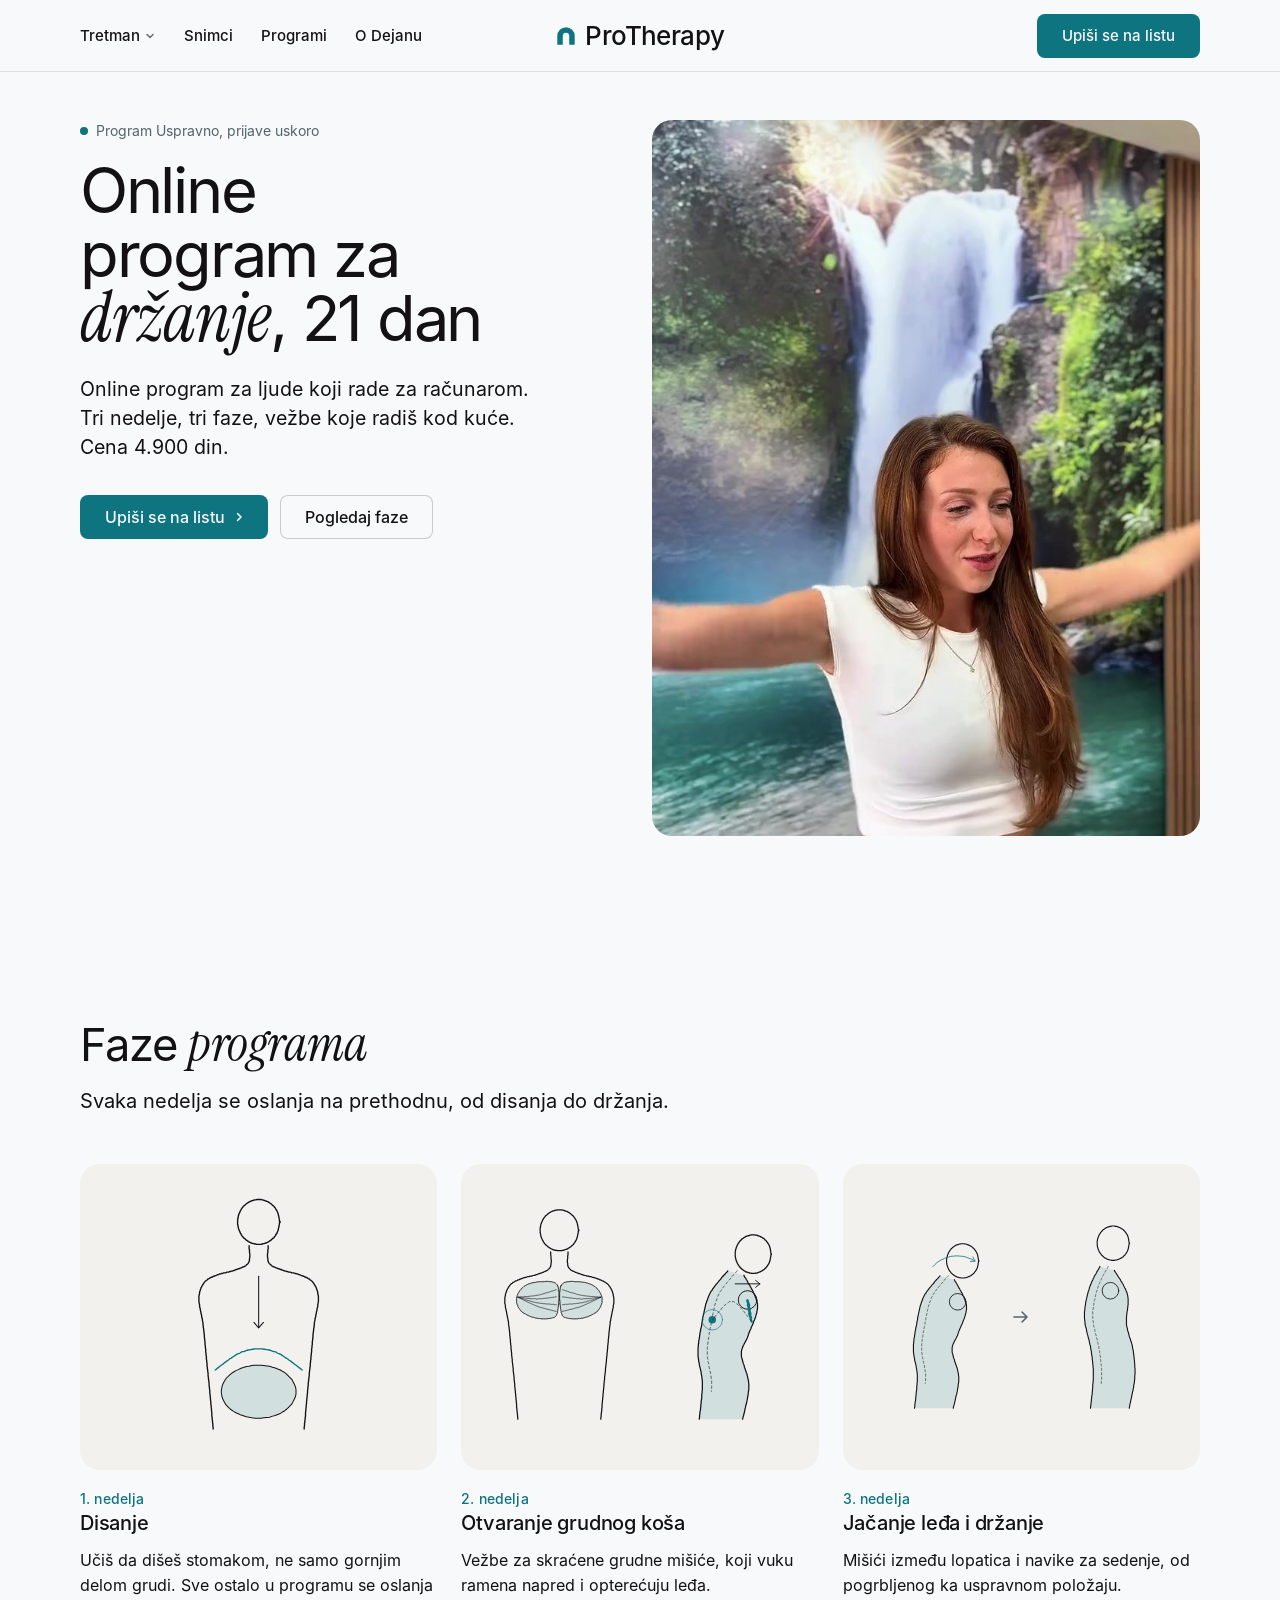
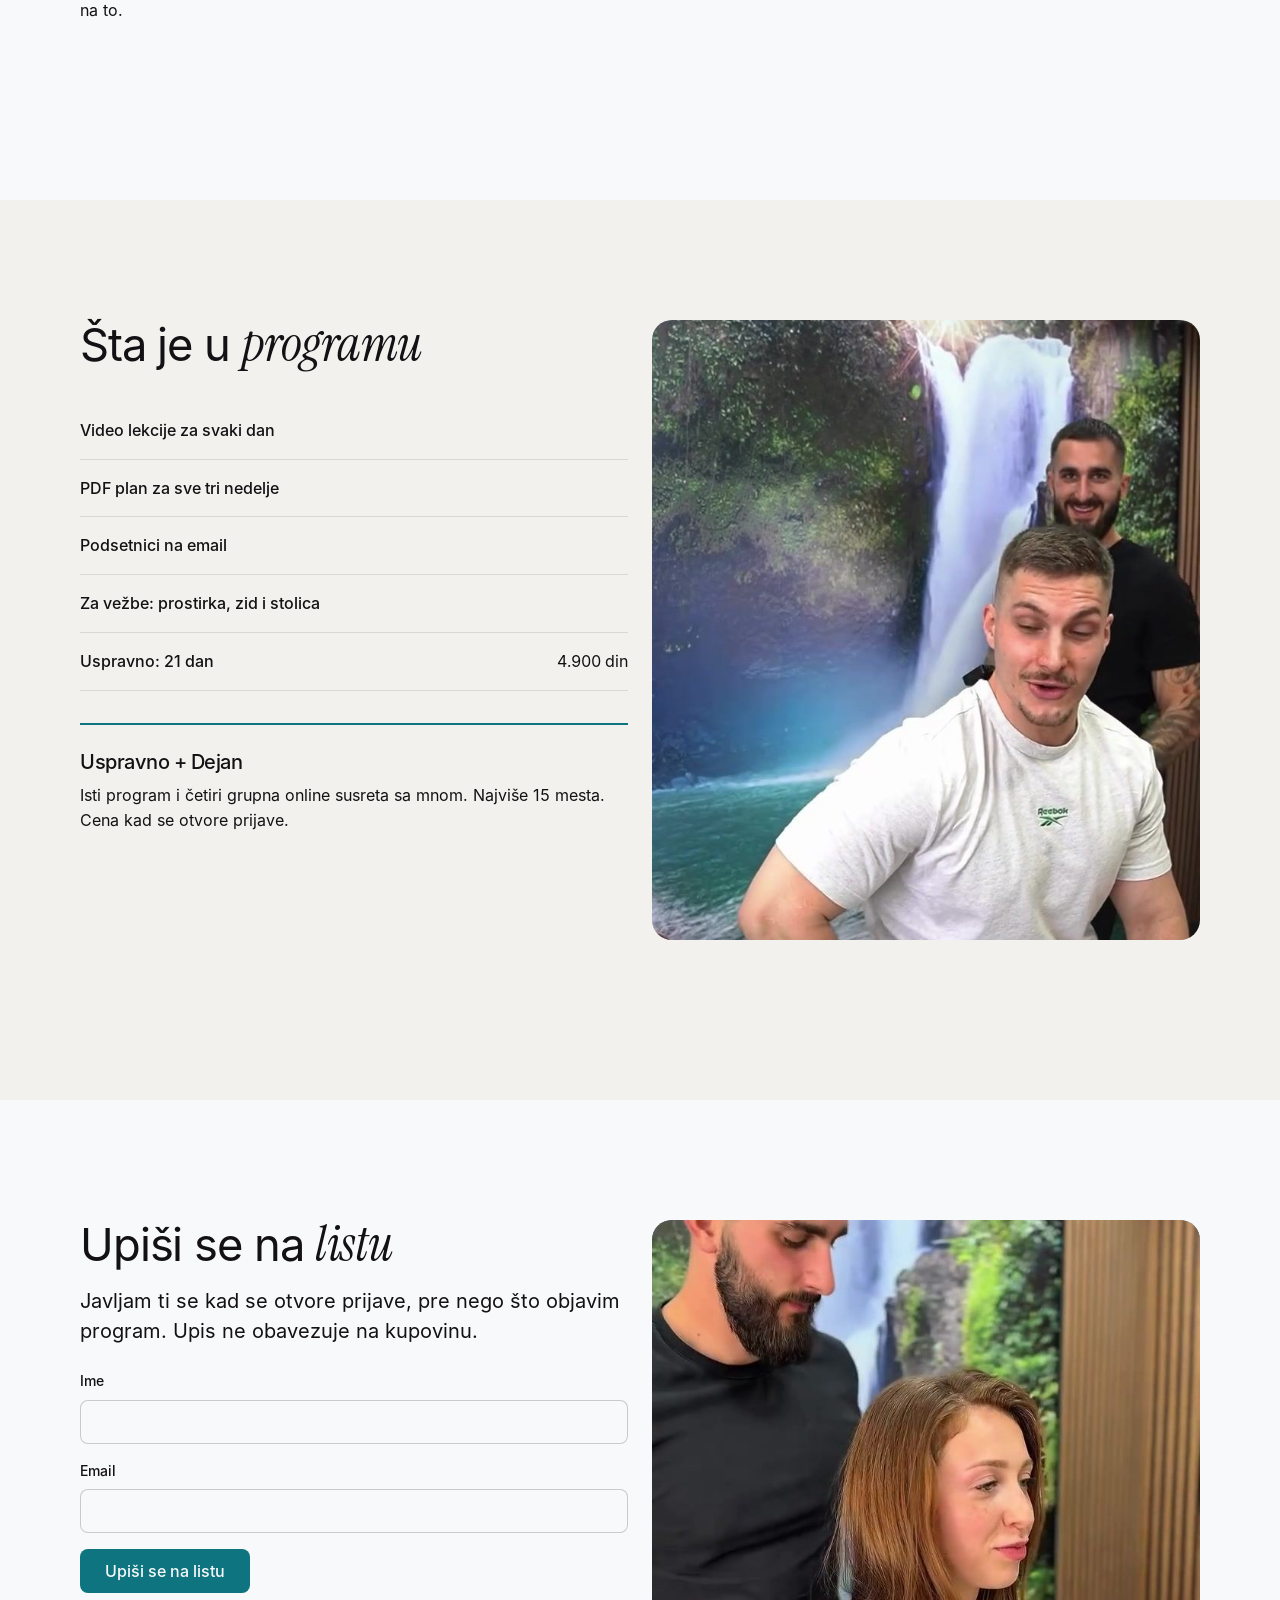
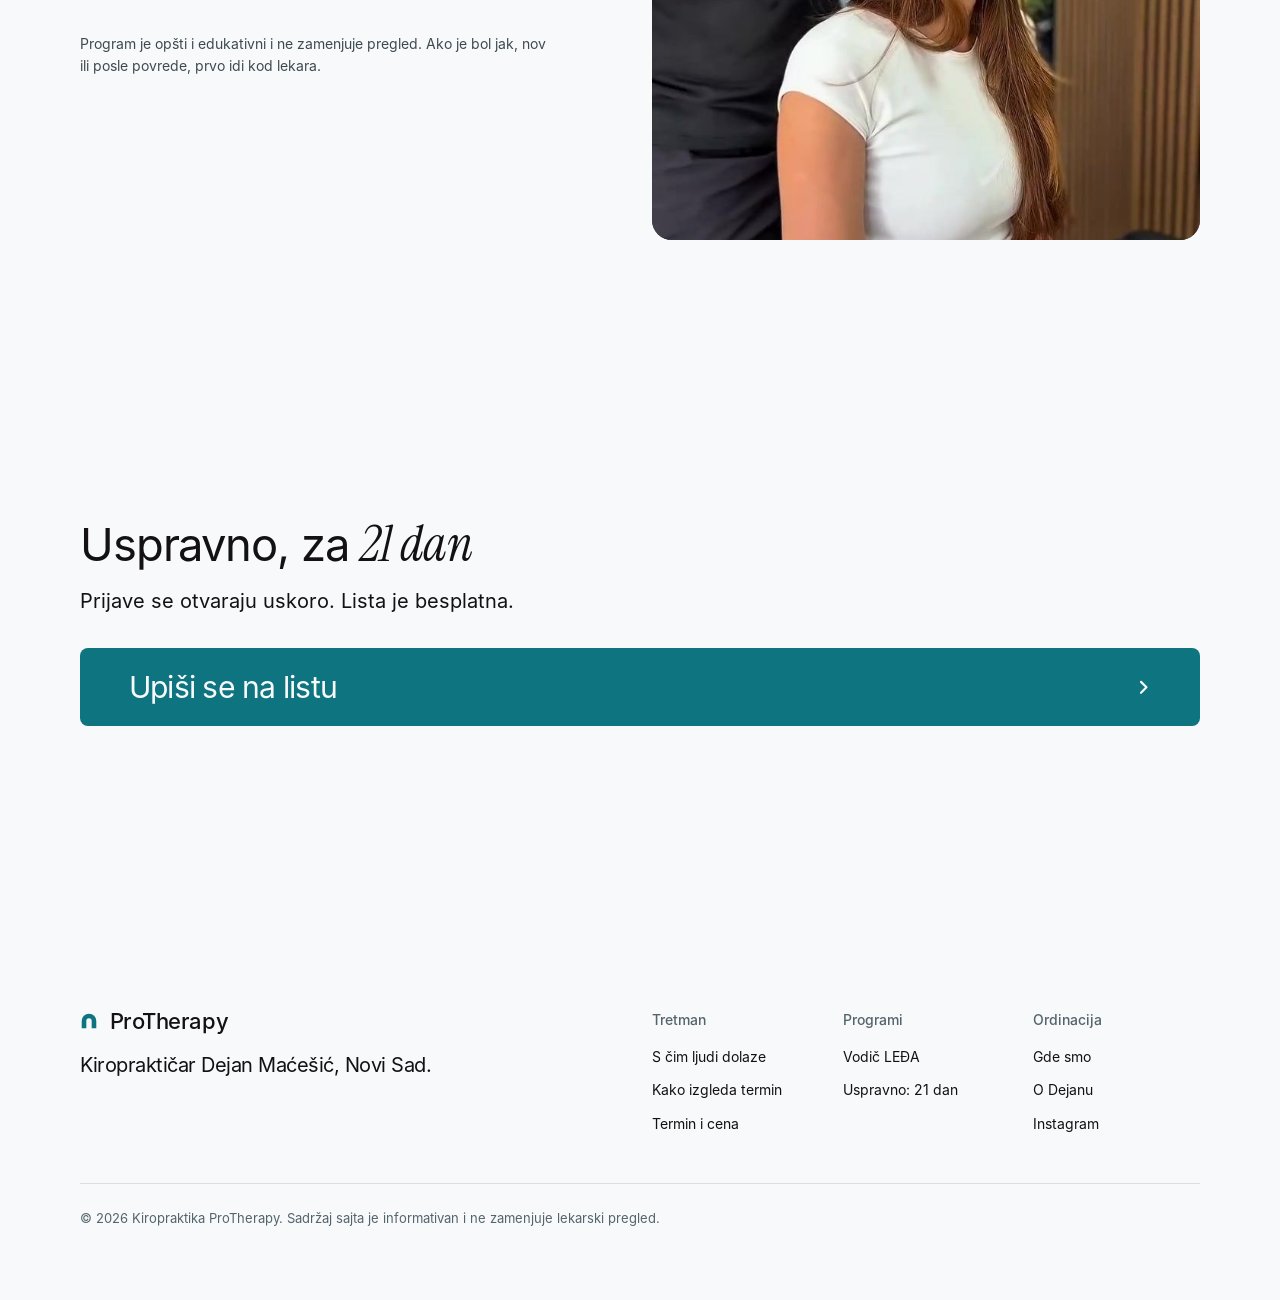
<file: uspravno.html>
<!doctype html>
<html lang="sr-Latn" data-type="service" data-radius="soft" data-buttons="solid" data-motion>
<head>
<meta charset="utf-8">
<meta name="viewport" content="width=device-width, initial-scale=1, viewport-fit=cover">
<title>Uspravno: 21 dan, online program za držanje · ProTherapy</title>
<meta name="description" content="Program kiropraktičara Dejana Maćešića za ljude koji rade za računarom: tri nedelje vežbi za disanje, grudni koš i leđa.">
<meta property="og:type" content="website">
<meta property="og:locale" content="sr_RS">
<meta property="og:site_name" content="Kiropraktika ProTherapy">
<meta property="og:title" content="Uspravno: 21 dan, online program za držanje">
<meta property="og:description" content="Tri nedelje, tri faze, vežbe koje radiš kod kuće.">
<meta property="og:image" content="share-uspravno.jpg">
<meta name="twitter:card" content="summary_large_image">
<link rel="icon" href="favicon.svg" type="image/svg+xml">
<meta name="theme-color" content="#f7f9fa">
<meta name="robots" content="noindex">
<meta name="site-kind" content="other">
<meta name="page-type" content="service">
<link rel="preload" href="media/fonts/inter-400.woff2" as="font" type="font/woff2" crossorigin>
<link rel="preload" href="media/fonts/instrument-serif-italic.woff2" as="font" type="font/woff2" crossorigin>
<link rel="stylesheet" href="assets/system.css">
<link rel="stylesheet" href="assets/ui/cards.css">
<link rel="stylesheet" href="assets/motion/motion.css">
<link rel="stylesheet" href="assets/backgrounds/backgrounds.css">
<link rel="stylesheet" href="assets/layout/layout.css">
<link rel="stylesheet" href="assets/icons/icon.css">
<style>
:root {
  --p-bg: #f7f9fa; --p-surface: #f2f1ee; --p-ink: #131113; --p-muted: #54646c;
  --p-accent: #0d7480; --p-accent-ink: #f7f9fa; --p-action: #0d7480; --p-action-ink: #f7f9fa;
  --p-inv-bg: #131113; --p-inv-surface: #201e20; --p-inv-ink: #f7f9fa; --p-inv-muted: #979799;
  --p-inv-accent: #4fc3c9; --p-inv-accent-ink: #131113; --p-inv-action: #4fc3c9; --p-inv-action-ink: #131113;
  --font-display: "Inter", system-ui, -apple-system, "Segoe UI", sans-serif;
  --font-text: "Inter", system-ui, -apple-system, "Segoe UI", sans-serif;
  --font-serif: "Instrument Serif", "Times New Roman", serif;
  --display-weight: 400;
  --display-tracking: -0.025em;
  --display-tracking-xl: -0.036em;
  --ly-scale: 0.94;
}
</style>
<link rel="stylesheet" href="site.css">
<style>
  #lista .form { grid-template-columns: minmax(0, 1fr); }
  .lista-col { display: grid; gap: var(--s-5); align-content: start; }
  #lista .lista-col > .section-head { margin-bottom: 0; }
  @media (max-width: 639px) { .lista-col { gap: var(--s-4); } #lista .still { height: 14svh; } }
  /* picture-develops: the section's one photograph, as tall as the rows beside it */
  .develop { margin: 0; border-radius: var(--r-lg); overflow: hidden; height: min(620px, var(--ly-fit, 620px)); }
  .develop > img { display: block; width: 100%; height: 100%; object-fit: cover; object-position: 50% 30%; }
  @media (max-width: 1023px) { .develop { height: min(56svh, 620px); margin-top: var(--s-7); } }
  @media (max-width: 639px) { .develop { height: 16svh; margin-top: var(--s-5); } }
</style>
<script>document.documentElement.classList.add('m-enter');setTimeout(()=>document.documentElement.classList.add('m-enter-done'),700)</script>
<script src="assets/backgrounds/backgrounds.js"></script>
<script>document.documentElement.classList.add('mo-js');setTimeout(()=>document.documentElement.classList.add('mo-safe'),2500)</script>
<link rel="modulepreload" href="assets/moments/moments.js">
<link rel="modulepreload" href="assets/moments/lib.js">
<link rel="modulepreload" href="assets/moments/picture-develops/moment.js">
</head>
<body>
<!-- type: service (the home page's deal: hero split, nav-split, close-type, footer-columns, solid, arc)
     moments: picture-develops (#program: the photograph beside what the program holds)
     the drawings carry #faze: the program is about exactly these positions (waiver) -->

<header class="nav nav--split">
  <div class="wrap nav__bar">
    <a class="skip-link" href="#top">Na sadržaj</a>
    <a class="nav__logo" href="index.html"><span class="mark" data-mark="arc" aria-hidden="true"></span>ProTherapy</a>
    <nav class="nav__links" aria-label="Glavni meni">
      <div class="nav__item">
        <a class="nav__link" href="index.html#termin">Tretman <svg class="chev" viewBox="0 0 12 12" aria-hidden="true"><path d="M3 4.5l3 3 3-3" fill="none" stroke="currentColor" stroke-width="1.5" stroke-linecap="round" stroke-linejoin="round"/></svg></a>
        <div class="nav__menu">
          <div class="wrap grid">
            <a class="menu-card span-4" href="index.html#teme">
              <div class="panel"><img width="720" height="1280" class="frame__img" src="media/img/meni-teme.jpg" srcset="media/img/meni-teme-480.jpg 480w, media/img/meni-teme.jpg 720w" sizes="(max-width: 1023px) 46vw, 410px" alt="Pacijent leži na stolu dok Dejan radi na leđima" loading="lazy" style="--pos: 50% 45%"></div>
              <span class="t-card">S čim ljudi dolaze</span>
              <span class="t-small muted">Vrat, rame, lopatica, vilica, stomak</span>
            </a>
            <a class="menu-card span-4" href="index.html#termin">
              <div class="panel"><img width="720" height="1280" class="frame__img" src="media/img/meni-termin.jpg" srcset="media/img/meni-termin-480.jpg 480w, media/img/meni-termin.jpg 720w" sizes="(max-width: 1023px) 46vw, 410px" alt="Dejan okreće glavu pacijenta koji leži na stolu" loading="lazy" style="--pos: 50% 55%"></div>
              <span class="t-card">Kako izgleda termin</span>
              <span class="t-small muted">Razgovor, provera, tretman, vežbe</span>
            </a>
            <a class="menu-card span-4" href="index.html#pitanja">
              <div class="panel"><img width="720" height="1280" class="frame__img" src="media/img/meni-pitanja.jpg" srcset="media/img/meni-pitanja-480.jpg 480w, media/img/meni-pitanja.jpg 720w" sizes="(max-width: 1023px) 46vw, 410px" alt="Pacijentkinja sedi na stolu posle tretmana" loading="lazy" style="--pos: 50% 40%"></div>
              <span class="t-card">Česta pitanja</span>
              <span class="t-small muted">Da li boli, šta da obučem, uput</span>
            </a>
          </div>
        </div>
      </div>
      <div class="nav__item"><a class="nav__link" href="index.html#snimci">Snimci</a></div>
      <div class="nav__item"><a class="nav__link" href="index.html#programi">Programi</a></div>
      <div class="nav__item"><a class="nav__link" href="index.html#dejan">O Dejanu</a></div>
    </nav>
    <div class="nav__actions">
      <a class="btn btn--primary" href="#lista">Upiši se na listu</a>
    </div>
    <button class="nav__toggle" type="button" aria-expanded="false" aria-label="Meni">
      <svg width="18" height="18" viewBox="0 0 18 18" aria-hidden="true"><path d="M2 5h14M2 13h14" stroke="currentColor" stroke-width="1.6" stroke-linecap="round"/></svg>
    </button>
  </div>
</header>

<main id="top">
  <section class="hero hero--split" data-enter aria-labelledby="hero-h">
    <div class="wrap"><div class="hero-text grid hero__grid">
      <div class="hero__text span-5">
        <p class="hero__kicker"><span class="dot" aria-hidden="true"></span>Program Uspravno, prijave uskoro</p>
        <h1 id="hero-h">Online program za <em>držanje</em>, 21 dan</h1>
        <p class="hero__lead" data-assumed="za koga je i cena">Online program za ljude koji rade za računarom. Tri nedelje, tri faze, vežbe koje radiš kod kuće. Cena 4.900 din.</p>
        <div class="btn-row">
          <a class="btn btn--primary" href="#lista">Upiši se na listu<svg class="m-arrow" viewBox="0 0 12 12" aria-hidden="true"><path class="m-arrow__stem" d="M1 6h8"/><path class="m-arrow__head" d="M4.5 2.5 8 6l-3.5 3.5"/></svg></a>
          <a class="btn btn--secondary" href="#faze">Pogledaj faze</a>
        </div>
      </div>
      <div class="hero__media span-6 start-7">
        <img width="720" height="1280" src="media/img/uspravno-ruke.jpg" srcset="media/img/uspravno-ruke-480.jpg 480w, media/img/uspravno-ruke.jpg 720w" sizes="(max-width: 1023px) 92vw, 628px" alt="Pacijentkinja sedi uspravno sa rukama raširenim u stranu i smeje se" style="--ly-pos: 50% 30%" fetchpriority="high" data-source="client" data-subject="pacijentkinja posle tretmana, uspravno">
      </div>
    </div></div>
  </section>

  <section class="section" id="faze" style="--hm: 2" aria-labelledby="faze-h">
    <div class="wrap">
      <div class="section-head">
        <h2 id="faze-h">Faze <em>programa</em></h2>
        <p data-assumed="sadržaj programa">Svaka nedelja se oslanja na prethodnu, od disanja do držanja.</p>
      </div>
      <div class="grid grid--top" data-assumed="sadržaj programa">
        <div class="week span-4">
          <div class="week__art">
            <div class="illus" role="img" aria-label="Linijski crtež: disanje stomakom"><!--svg:07-disanje-stomakom-udah--><svg aria-hidden="true" focusable="false" xmlns="http://www.w3.org/2000/svg" viewBox="120 300 480 760"> <path class="draw" d="M332,470 L332,471 L332,472 L332,474 L332,476 L332,478 L332,480 L333,482 L333,484 L333,486 L333,489 L333,491 L334,494 L334,496 L334,499 L334,501 L334,504 L333,506 L333,508 L333,511 L333,513 L332,515 L332,517 L331,518 L330,520 L329,522 L328,523 L327,524 L326,525 L324,526 L323,528 L322,529 L320,530 L318,531 L317,532 L315,532 L313,533 L311,534 L309,535 L308,536 L306,536 L304,537 L302,538 L300,538 L298,539 L296,540 L294,540 L292,541 L290,542 L288,543 L286,543 L284,544 L282,545 L280,545 L278,546 L275,546 L273,547 L271,548 L268,548 L266,548 L264,549 L262,550 L259,550 L257,550 L255,551 L252,552 L250,552 L248,553 L246,553 L244,554 L242,555 L240,555 L238,556 L236,557 L234,558 L232,558 L231,559 L229,560 L227,560 L225,561 L224,562 L222,563 L220,563 L218,564 L217,565 L215,566 L214,567 L212,568 L210,568 L209,570 L208,571 L206,572 L205,573 L204,574 L202,575 L201,577 L200,578 L199,580 L198,581 L197,582 L196,584 L195,586 L194,587 L193,589 L192,591 L191,593 L190,594 L190,596 L189,598 L188,600 L188,602 L187,604 L186,606 L186,608 L186,611 L185,613 L185,615 L184,618 L184,620 L184,622 L184,625 L184,628 L184,630 L184,633 L184,636 L185,638 L185,641 L186,644 L186,647 L186,650 L187,653 L188,656 L188,659 L189,662 L190,666 L190,669 L191,672 L192,676 L192,679 L193,682 L194,686 L194,689 L195,693 L196,696 L196,700 L196,704 L197,708 L197,711 L198,715 L198,719 L199,723 L199,727 L200,732 L200,736 L200,740 L201,744 L201,748 L202,753 L202,757 L202,761 L203,766 L203,770 L204,774 L204,779 L204,783 L205,787 L205,792 L206,796 L206,800 L206,804 L207,808 L207,812 L208,817 L208,821 L208,825 L209,829 L209,833 L210,837 L210,841 L211,845 L211,849 L211,854 L212,858 L212,862 L213,866 L213,870 L214,874 L214,878 L214,883 L215,887 L215,891 L216,896 L216,900 L216,904 L217,909 L217,914 L218,919 L218,924 L219,929 L219,935 L220,940 L220,945 L221,951 L221,956 L222,961 L222,966 L222,972 L223,976 L223,981 L224,986 L224,990 L225,994 L225,998 L225,1001 L226,1005 L226,1008 L226,1010" stroke-width="4"/> <path class="draw" d="M388,470 L388,471 L388,472 L388,474 L388,476 L388,478 L388,480 L387,482 L387,484 L387,486 L387,489 L387,491 L386,494 L386,496 L386,499 L386,501 L386,504 L387,506 L387,508 L387,511 L387,513 L388,515 L388,517 L389,518 L390,520 L391,522 L392,523 L393,524 L394,525 L396,526 L397,528 L398,529 L400,530 L402,531 L403,532 L405,532 L407,533 L409,534 L411,535 L412,536 L414,536 L416,537 L418,538 L420,538 L422,539 L424,540 L426,540 L428,541 L430,542 L432,543 L434,543 L436,544 L438,545 L440,545 L442,546 L445,546 L447,547 L449,548 L452,548 L454,548 L456,549 L458,550 L461,550 L463,550 L465,551 L468,552 L470,552 L472,553 L474,553 L476,554 L478,555 L480,555 L482,556 L484,557 L486,558 L488,558 L489,559 L491,560 L493,560 L495,561 L496,562 L498,563 L500,563 L502,564 L503,565 L505,566 L506,567 L508,568 L510,568 L511,570 L512,571 L514,572 L515,573 L516,574 L518,575 L519,577 L520,578 L521,580 L522,581 L523,582 L524,584 L525,586 L526,587 L527,589 L528,591 L529,593 L530,594 L530,596 L531,598 L532,600 L532,602 L533,604 L534,606 L534,608 L534,611 L535,613 L535,615 L536,618 L536,620 L536,622 L536,625 L536,628 L536,630 L536,633 L536,636 L535,638 L535,641 L534,644 L534,647 L534,650 L533,653 L532,656 L532,659 L531,662 L530,666 L530,669 L529,672 L528,676 L528,679 L527,682 L526,686 L526,689 L525,693 L524,696 L524,700 L524,704 L523,708 L523,711 L522,715 L522,719 L521,723 L521,727 L520,732 L520,736 L520,740 L519,744 L519,748 L518,753 L518,757 L518,761 L517,766 L517,770 L516,774 L516,779 L516,783 L515,787 L515,792 L514,796 L514,800 L514,804 L513,808 L513,812 L512,817 L512,821 L512,825 L511,829 L511,833 L510,837 L510,841 L509,845 L509,849 L509,854 L508,858 L508,862 L507,866 L507,870 L506,874 L506,878 L506,883 L505,887 L505,891 L504,896 L504,900 L504,904 L503,909 L503,914 L502,919 L502,924 L501,929 L501,935 L500,940 L500,945 L499,951 L499,956 L498,961 L498,966 L498,972 L497,976 L497,981 L496,986 L496,990 L495,994 L495,998 L495,1001 L494,1005 L494,1008 L494,1010" stroke-width="4"/> <path class="draw" d="M422,400 L422,401 L422,402 L422,402 L421,403 L421,404 L421,406 L421,407 L421,408 L420,410 L420,411 L420,412 L420,414 L419,415 L419,417 L419,418 L418,420 L418,421 L418,423 L417,424 L417,426 L416,427 L416,428 L415,430 L415,431 L414,432 L414,433 L413,434 L412,435 L412,436 L411,437 L410,438 L410,440 L409,441 L408,442 L407,443 L406,444 L406,445 L405,446 L404,447 L403,448 L402,448 L401,449 L400,450 L399,451 L398,452 L397,453 L396,454 L395,454 L394,455 L393,456 L392,456 L391,457 L390,458 L389,458 L388,459 L387,460 L386,460 L384,461 L383,461 L382,462 L381,462 L380,462 L378,463 L377,463 L376,464 L375,464 L374,464 L372,465 L371,465 L370,465 L369,465 L368,466 L366,466 L365,466 L364,466 L363,466 L361,466 L360,466 L359,466 L358,466 L356,466 L355,466 L354,466 L352,465 L351,465 L350,465 L349,465 L348,465 L346,464 L345,464 L344,464 L343,463 L342,463 L340,463 L339,462 L338,462 L337,461 L336,461 L335,460 L334,460 L332,459 L331,458 L330,458 L329,457 L328,456 L327,456 L326,455 L325,454 L324,454 L323,453 L322,452 L321,451 L320,450 L319,449 L318,448 L317,448 L316,447 L315,446 L314,445 L314,444 L313,443 L312,442 L311,441 L310,440 L310,439 L309,438 L308,436 L308,435 L307,434 L306,433 L306,432 L305,431 L305,429 L304,428 L304,427 L303,426 L302,424 L302,423 L302,422 L301,421 L301,420 L300,418 L300,417 L300,416 L300,414 L299,413 L299,412 L299,411 L299,409 L298,408 L298,407 L298,405 L298,404 L298,403 L298,401 L298,400 L298,399 L298,397 L298,396 L298,395 L298,393 L298,392 L299,391 L299,389 L299,388 L299,387 L300,386 L300,384 L300,383 L300,382 L301,380 L301,379 L302,378 L302,377 L302,376 L303,374 L304,373 L304,372 L305,371 L305,369 L306,368 L306,367 L307,366 L308,365 L308,364 L309,362 L310,361 L310,360 L311,359 L312,358 L313,357 L314,356 L314,355 L315,354 L316,353 L317,352 L318,352 L319,351 L320,350 L321,349 L322,348 L323,347 L324,346 L325,346 L326,345 L327,344 L328,344 L329,343 L330,342 L331,342 L332,341 L334,340 L335,340 L336,339 L337,339 L338,338 L339,338 L340,337 L342,337 L343,337 L344,336 L345,336 L346,336 L348,335 L349,335 L350,335 L351,335 L352,335 L354,334 L355,334 L356,334 L358,334 L359,334 L360,334 L361,334 L363,334 L364,334 L365,334 L366,334 L368,334 L369,335 L370,335 L371,335 L372,335 L374,336 L375,336 L376,336 L377,337 L378,337 L380,338 L381,338 L382,338 L383,339 L384,339 L386,340 L387,340 L388,341 L389,342 L390,342 L391,343 L392,344 L393,344 L394,345 L395,346 L396,346 L397,347 L398,348 L399,349 L400,350 L401,351 L402,352 L403,352 L404,353 L405,354 L406,355 L406,356 L407,357 L408,358 L409,359 L410,360 L410,362 L411,363 L412,364 L412,365 L413,366 L414,367 L414,368 L415,369 L415,370 L416,372 L416,373 L417,374 L417,376 L418,377 L418,379 L418,380 L419,382 L419,383 L419,385 L420,386 L420,388 L420,389 L420,390 L421,392 L421,393 L421,394 L421,396 L421,397 L422,398 L422,398 L422,399 L422,400 L422,401 L422,401 L422,401 L422,401 L423,402 L423,401 L423,401 L423,401 L423,401 L423,401 L423,400 L423,400 L423,400 L423,399 L423,399 L423,399 L423,399 L423,399 L423,398 L422,399 L422,399 L422,399 L422,399 L422,400" stroke-width="4"/> <path class="draw" d="M345,585 L344,582 L343,580 L342,577 L340,576 L338,574 L337,574 L335,573 L333,573 L331,573 L329,573 L327,574 L325,574 L323,575 L320,576 L318,578 L316,579 L314,580 L312,582 L310,583 L308,585 L306,586 L304,588 L302,589 L300,590 L298,591 L296,592 L295,594 L293,595 L291,597 L289,598 L287,600 L286,602 L284,604 L282,605 L280,607 L278,609 L277,612 L275,614 L274,616 L272,618 L270,621 L269,623 L268,626 L266,628 L265,631 L264,634 L263,637 L262,640 L261,643 L260,647 L260,650 L259,654 L258,658 L258,662 L257,666 L256,671 L256,675 L256,680 L255,684 L255,689 L255,694 L255,698 L255,702 L255,707 L255,711 L255,715 L255,719 L256,723 L256,726 L257,729 L257,732 L258,735 L259,737 L260,740 L261,742 L262,744 L264,746 L265,747 L267,749 L268,750 L270,751 L272,752 L274,753 L276,754 L278,755 L280,756 L282,757 L284,757 L286,758 L288,758 L290,759 L292,759 L294,759 L296,760 L298,760 L300,760 L302,760 L304,761 L306,761 L308,762 L310,762 L312,762 L314,763 L316,763 L319,764 L321,764 L323,764 L325,764 L327,764 L329,764 L331,763 L333,762 L335,761 L337,760 L338,758 L340,756 L342,754 L343,752 L344,748 L345,745 L346,741 L347,736 L348,731 L348,725 L349,718 L349,711 L350,704 L350,696 L350,688 L350,680 L351,672 L351,664 L351,656 L350,647 L350,639 L350,632 L350,624 L349,617 L349,610 L348,604 L348,598 L347,593 L346,589 L345,585" stroke-opacity="0" stroke-width="2"/> <path class="draw" d="M375,585 L376,582 L377,580 L378,577 L380,576 L382,574 L383,574 L385,573 L387,573 L389,573 L391,573 L393,574 L395,574 L397,575 L400,576 L402,578 L404,579 L406,580 L408,582 L410,583 L412,585 L414,586 L416,588 L418,589 L420,590 L422,591 L424,592 L425,594 L427,595 L429,597 L431,598 L433,600 L434,602 L436,604 L438,605 L440,607 L442,609 L443,612 L445,614 L446,616 L448,618 L450,621 L451,623 L452,626 L454,628 L455,631 L456,634 L457,637 L458,640 L459,643 L460,647 L460,650 L461,654 L462,658 L462,662 L463,666 L464,671 L464,675 L464,680 L465,684 L465,689 L465,694 L465,698 L465,702 L465,707 L465,711 L465,715 L465,719 L464,723 L464,726 L463,729 L463,732 L462,735 L461,737 L460,740 L459,742 L458,744 L456,746 L455,747 L453,749 L452,750 L450,751 L448,752 L446,753 L444,754 L442,755 L440,756 L438,757 L436,757 L434,758 L432,758 L430,759 L428,759 L426,759 L424,760 L422,760 L420,760 L418,760 L416,761 L414,761 L412,762 L410,762 L408,762 L406,763 L404,763 L401,764 L399,764 L397,764 L395,764 L393,764 L391,764 L389,763 L387,762 L385,761 L383,760 L382,758 L380,756 L378,754 L377,752 L376,748 L375,745 L374,741 L373,736 L372,731 L372,725 L371,718 L371,711 L370,704 L370,696 L370,688 L370,680 L369,672 L369,664 L369,656 L370,647 L370,639 L370,632 L370,624 L371,617 L371,610 L372,604 L372,598 L373,593 L374,589 L375,585" stroke-opacity="0" stroke-width="2"/> <path class="draw em" d="M232,836 L234,835 L235,834 L237,832 L240,830 L242,828 L244,827 L247,824 L250,822 L253,820 L256,818 L259,815 L262,813 L266,810 L269,808 L272,806 L275,803 L279,801 L282,799 L285,797 L288,795 L291,793 L294,791 L297,789 L300,788 L303,787 L305,786 L308,784 L310,783 L313,782 L316,782 L318,781 L321,780 L323,779 L326,778 L328,778 L330,777 L333,777 L335,776 L338,776 L340,775 L343,775 L345,775 L348,774 L350,774 L353,774 L355,774 L358,774 L360,774 L362,774 L365,774 L367,774 L370,774 L372,774 L375,775 L377,775 L380,775 L382,776 L385,776 L387,777 L390,777 L392,778 L394,778 L397,779 L399,780 L402,781 L404,782 L407,782 L410,783 L412,784 L415,786 L417,787 L420,788 L423,789 L426,791 L429,793 L432,795 L435,797 L438,799 L441,801 L445,803 L448,806 L451,808 L454,810 L458,813 L461,815 L464,818 L467,820 L470,822 L473,824 L476,827 L478,828 L480,830 L483,832 L485,834 L486,835 L488,836" stroke-width="4"/> <path class="glow" d="M470,900 L470,906 L469,912 L467,918 L464,924 L461,930 L458,936 L453,941 L448,946 L443,951 L437,956 L430,960 L424,964 L416,967 L409,970 L401,972 L392,975 L384,976 L375,977 L367,978 L358,978 L349,978 L340,977 L332,975 L324,974 L315,971 L308,969 L300,965 L293,962 L286,958 L280,954 L274,949 L269,944 L264,939 L260,933 L257,927 L254,921 L252,915 L251,909 L250,903 L250,897 L251,891 L252,885 L254,879 L257,873 L260,867 L264,861 L269,856 L274,851 L280,846 L286,842 L293,838 L300,835 L308,831 L315,829 L324,826 L332,825 L340,823 L349,822 L358,822 L367,822 L375,823 L384,824 L392,825 L401,828 L409,830 L416,833 L424,836 L430,840 L437,844 L443,849 L448,854 L453,859 L458,864 L461,870 L464,876 L467,882 L469,888 L470,894 L470,900 Z" fill-opacity="0"/> <path class="draw" d="M470,900 L470,906 L469,912 L467,918 L464,924 L461,930 L458,936 L453,941 L448,946 L443,951 L437,956 L430,960 L424,964 L416,967 L409,970 L401,972 L392,975 L384,976 L375,977 L367,978 L358,978 L349,978 L340,977 L332,975 L324,974 L315,971 L308,969 L300,965 L293,962 L286,958 L280,954 L274,949 L269,944 L264,939 L260,933 L257,927 L254,921 L252,915 L251,909 L250,903 L250,897 L251,891 L252,885 L254,879 L257,873 L260,867 L264,861 L269,856 L274,851 L280,846 L286,842 L293,838 L300,835 L308,831 L315,829 L324,826 L332,825 L340,823 L349,822 L358,822 L367,822 L375,823 L384,824 L392,825 L401,828 L409,830 L416,833 L424,836 L430,840 L437,844 L443,849 L448,854 L453,859 L458,864 L461,870 L464,876 L467,882 L469,888 L470,894 L470,900" stroke-width="3"/> <path class="draw" d="M360,560 L360,564 L360,568 L360,573 L360,578 L360,584 L360,590 L360,597 L360,604 L360,612 L360,620 L360,627 L360,635 L360,643 L360,650 L360,658 L360,666 L360,673 L360,680 L360,686 L360,692 L360,697 L360,702 L360,706 L360,710" stroke-opacity="1" stroke-width="3"/> <path class="draw" d="M346,696 L360,712 L374,696" stroke-opacity="1" stroke-width="3"/> </svg><!--/svg--></div>
          </div>
          <h3><small>1. nedelja</small>Disanje</h3>
          <p>Učiš da dišeš stomakom, ne samo gornjim delom grudi. Sve ostalo u programu se oslanja na to.</p>
        </div>
        <div class="week span-4">
          <div class="week__art">
            <div class="illus" role="img" aria-label="Linijski crtež: grudni mišići spreda"><!--svg:05-napred-grudni-misici--><svg aria-hidden="true" focusable="false" xmlns="http://www.w3.org/2000/svg" viewBox="120 300 480 760"> <path class="draw" d="M332,470 L332,471 L332,472 L332,474 L332,476 L332,478 L332,480 L333,482 L333,484 L333,486 L333,489 L333,491 L334,494 L334,496 L334,499 L334,501 L334,504 L333,506 L333,508 L333,511 L333,513 L332,515 L332,517 L331,518 L330,520 L329,522 L328,523 L327,524 L326,525 L324,526 L323,528 L322,529 L320,530 L318,531 L317,532 L315,532 L313,533 L311,534 L309,535 L308,536 L306,536 L304,537 L302,538 L300,538 L298,539 L296,540 L294,540 L292,541 L290,542 L288,543 L286,543 L284,544 L282,545 L280,545 L278,546 L275,546 L273,547 L271,548 L268,548 L266,548 L264,549 L262,550 L259,550 L257,550 L255,551 L252,552 L250,552 L248,553 L246,553 L244,554 L242,555 L240,555 L238,556 L236,557 L234,558 L232,558 L231,559 L229,560 L227,560 L225,561 L224,562 L222,563 L220,563 L218,564 L217,565 L215,566 L214,567 L212,568 L210,568 L209,570 L208,571 L206,572 L205,573 L204,574 L202,575 L201,577 L200,578 L199,580 L198,581 L197,582 L196,584 L195,586 L194,587 L193,589 L192,591 L191,593 L190,594 L190,596 L189,598 L188,600 L188,602 L187,604 L186,606 L186,608 L186,611 L185,613 L185,615 L184,618 L184,620 L184,622 L184,625 L184,628 L184,630 L184,633 L184,636 L185,638 L185,641 L186,644 L186,647 L186,650 L187,653 L188,656 L188,659 L189,662 L190,666 L190,669 L191,672 L192,676 L192,679 L193,682 L194,686 L194,689 L195,693 L196,696 L196,700 L196,704 L197,708 L197,711 L198,715 L198,719 L199,723 L199,727 L200,732 L200,736 L200,740 L201,744 L201,748 L202,753 L202,757 L202,761 L203,766 L203,770 L204,774 L204,779 L204,783 L205,787 L205,792 L206,796 L206,800 L206,804 L207,808 L207,812 L208,817 L208,821 L208,825 L209,829 L209,833 L210,837 L210,841 L211,845 L211,849 L211,854 L212,858 L212,862 L213,866 L213,870 L214,874 L214,878 L214,883 L215,887 L215,891 L216,896 L216,900 L216,904 L217,909 L217,914 L218,919 L218,924 L219,929 L219,935 L220,940 L220,945 L221,951 L221,956 L222,961 L222,966 L222,972 L223,976 L223,981 L224,986 L224,990 L225,994 L225,998 L225,1001 L226,1005 L226,1008 L226,1010" stroke-width="4"/> <path class="draw" d="M388,470 L388,471 L388,472 L388,474 L388,476 L388,478 L388,480 L387,482 L387,484 L387,486 L387,489 L387,491 L386,494 L386,496 L386,499 L386,501 L386,504 L387,506 L387,508 L387,511 L387,513 L388,515 L388,517 L389,518 L390,520 L391,522 L392,523 L393,524 L394,525 L396,526 L397,528 L398,529 L400,530 L402,531 L403,532 L405,532 L407,533 L409,534 L411,535 L412,536 L414,536 L416,537 L418,538 L420,538 L422,539 L424,540 L426,540 L428,541 L430,542 L432,543 L434,543 L436,544 L438,545 L440,545 L442,546 L445,546 L447,547 L449,548 L452,548 L454,548 L456,549 L458,550 L461,550 L463,550 L465,551 L468,552 L470,552 L472,553 L474,553 L476,554 L478,555 L480,555 L482,556 L484,557 L486,558 L488,558 L489,559 L491,560 L493,560 L495,561 L496,562 L498,563 L500,563 L502,564 L503,565 L505,566 L506,567 L508,568 L510,568 L511,570 L512,571 L514,572 L515,573 L516,574 L518,575 L519,577 L520,578 L521,580 L522,581 L523,582 L524,584 L525,586 L526,587 L527,589 L528,591 L529,593 L530,594 L530,596 L531,598 L532,600 L532,602 L533,604 L534,606 L534,608 L534,611 L535,613 L535,615 L536,618 L536,620 L536,622 L536,625 L536,628 L536,630 L536,633 L536,636 L535,638 L535,641 L534,644 L534,647 L534,650 L533,653 L532,656 L532,659 L531,662 L530,666 L530,669 L529,672 L528,676 L528,679 L527,682 L526,686 L526,689 L525,693 L524,696 L524,700 L524,704 L523,708 L523,711 L522,715 L522,719 L521,723 L521,727 L520,732 L520,736 L520,740 L519,744 L519,748 L518,753 L518,757 L518,761 L517,766 L517,770 L516,774 L516,779 L516,783 L515,787 L515,792 L514,796 L514,800 L514,804 L513,808 L513,812 L512,817 L512,821 L512,825 L511,829 L511,833 L510,837 L510,841 L509,845 L509,849 L509,854 L508,858 L508,862 L507,866 L507,870 L506,874 L506,878 L506,883 L505,887 L505,891 L504,896 L504,900 L504,904 L503,909 L503,914 L502,919 L502,924 L501,929 L501,935 L500,940 L500,945 L499,951 L499,956 L498,961 L498,966 L498,972 L497,976 L497,981 L496,986 L496,990 L495,994 L495,998 L495,1001 L494,1005 L494,1008 L494,1010" stroke-width="4"/> <path class="draw" d="M422,400 L422,401 L422,402 L422,402 L421,403 L421,404 L421,406 L421,407 L421,408 L420,410 L420,411 L420,412 L420,414 L419,415 L419,417 L419,418 L418,420 L418,421 L418,423 L417,424 L417,426 L416,427 L416,428 L415,430 L415,431 L414,432 L414,433 L413,434 L412,435 L412,436 L411,437 L410,438 L410,440 L409,441 L408,442 L407,443 L406,444 L406,445 L405,446 L404,447 L403,448 L402,448 L401,449 L400,450 L399,451 L398,452 L397,453 L396,454 L395,454 L394,455 L393,456 L392,456 L391,457 L390,458 L389,458 L388,459 L387,460 L386,460 L384,461 L383,461 L382,462 L381,462 L380,462 L378,463 L377,463 L376,464 L375,464 L374,464 L372,465 L371,465 L370,465 L369,465 L368,466 L366,466 L365,466 L364,466 L363,466 L361,466 L360,466 L359,466 L358,466 L356,466 L355,466 L354,466 L352,465 L351,465 L350,465 L349,465 L348,465 L346,464 L345,464 L344,464 L343,463 L342,463 L340,463 L339,462 L338,462 L337,461 L336,461 L335,460 L334,460 L332,459 L331,458 L330,458 L329,457 L328,456 L327,456 L326,455 L325,454 L324,454 L323,453 L322,452 L321,451 L320,450 L319,449 L318,448 L317,448 L316,447 L315,446 L314,445 L314,444 L313,443 L312,442 L311,441 L310,440 L310,439 L309,438 L308,436 L308,435 L307,434 L306,433 L306,432 L305,431 L305,429 L304,428 L304,427 L303,426 L302,424 L302,423 L302,422 L301,421 L301,420 L300,418 L300,417 L300,416 L300,414 L299,413 L299,412 L299,411 L299,409 L298,408 L298,407 L298,405 L298,404 L298,403 L298,401 L298,400 L298,399 L298,397 L298,396 L298,395 L298,393 L298,392 L299,391 L299,389 L299,388 L299,387 L300,386 L300,384 L300,383 L300,382 L301,380 L301,379 L302,378 L302,377 L302,376 L303,374 L304,373 L304,372 L305,371 L305,369 L306,368 L306,367 L307,366 L308,365 L308,364 L309,362 L310,361 L310,360 L311,359 L312,358 L313,357 L314,356 L314,355 L315,354 L316,353 L317,352 L318,352 L319,351 L320,350 L321,349 L322,348 L323,347 L324,346 L325,346 L326,345 L327,344 L328,344 L329,343 L330,342 L331,342 L332,341 L334,340 L335,340 L336,339 L337,339 L338,338 L339,338 L340,337 L342,337 L343,337 L344,336 L345,336 L346,336 L348,335 L349,335 L350,335 L351,335 L352,335 L354,334 L355,334 L356,334 L358,334 L359,334 L360,334 L361,334 L363,334 L364,334 L365,334 L366,334 L368,334 L369,335 L370,335 L371,335 L372,335 L374,336 L375,336 L376,336 L377,337 L378,337 L380,338 L381,338 L382,338 L383,339 L384,339 L386,340 L387,340 L388,341 L389,342 L390,342 L391,343 L392,344 L393,344 L394,345 L395,346 L396,346 L397,347 L398,348 L399,349 L400,350 L401,351 L402,352 L403,352 L404,353 L405,354 L406,355 L406,356 L407,357 L408,358 L409,359 L410,360 L410,362 L411,363 L412,364 L412,365 L413,366 L414,367 L414,368 L415,369 L415,370 L416,372 L416,373 L417,374 L417,376 L418,377 L418,379 L418,380 L419,382 L419,383 L419,385 L420,386 L420,388 L420,389 L420,390 L421,392 L421,393 L421,394 L421,396 L421,397 L422,398 L422,398 L422,399 L422,400 L422,401 L422,401 L422,401 L422,401 L423,402 L423,401 L423,401 L423,401 L423,401 L423,401 L423,400 L423,400 L423,400 L423,399 L423,399 L423,399 L423,399 L423,399 L423,398 L422,399 L422,399 L422,399 L422,399 L422,400" stroke-width="4"/> <path class="draw" d="M360,575 L360,578 L360,582 L360,587 L360,592 L360,598 L360,604 L360,611 L360,618 L360,625 L360,632 L360,640 L360,648 L360,655 L360,662 L360,670 L360,677 L360,684 L360,690 L360,697 L360,702 L360,708 L360,712 L360,717 L360,720" stroke-opacity="0" stroke-width="2"/> <path class="glow" d="M354,578 L353,576 L351,574 L350,573 L348,571 L346,570 L344,569 L342,568 L340,568 L338,567 L335,566 L333,566 L330,566 L328,566 L325,565 L322,565 L320,565 L317,565 L315,565 L312,566 L310,566 L307,566 L305,566 L302,566 L300,566 L298,566 L296,566 L293,566 L291,567 L289,567 L286,567 L284,568 L282,568 L279,568 L277,569 L275,569 L272,570 L270,570 L268,571 L266,572 L263,573 L261,573 L259,574 L257,575 L255,576 L253,577 L251,578 L250,579 L248,580 L246,581 L245,582 L243,584 L242,585 L240,586 L239,588 L237,589 L236,591 L235,592 L233,594 L232,596 L231,597 L230,599 L229,601 L228,602 L227,604 L226,606 L225,608 L224,610 L224,611 L223,613 L223,615 L222,616 L222,618 L222,620 L222,621 L222,623 L221,625 L222,626 L222,628 L222,630 L222,632 L222,634 L223,635 L223,637 L224,639 L224,641 L225,642 L226,644 L226,646 L227,647 L228,649 L229,651 L230,652 L231,654 L232,655 L233,657 L234,658 L235,659 L236,661 L238,662 L239,663 L241,664 L242,666 L244,667 L246,668 L248,669 L250,670 L251,671 L253,672 L255,673 L257,674 L259,675 L261,676 L264,677 L266,678 L268,679 L270,680 L272,680 L274,681 L276,681 L278,682 L280,682 L282,683 L284,684 L287,684 L289,684 L292,685 L294,685 L296,685 L299,685 L301,686 L304,686 L306,686 L309,686 L311,686 L314,686 L316,686 L318,686 L320,686 L323,685 L325,685 L327,685 L329,685 L330,684 L332,684 L334,684 L335,683 L336,683 L338,683 L339,682 L340,682 L341,682 L342,681 L344,681 L344,681 L346,680 L346,680 L347,679 L348,678 L349,677 L350,676 L350,675 L351,674 L351,673 L352,671 L352,670 L353,668 L354,666 L354,664 L354,662 L355,659 L355,656 L356,653 L356,649 L357,645 L357,642 L358,638 L358,633 L358,629 L359,625 L359,620 L359,616 L359,612 L359,608 L359,604 L359,600 L358,596 L358,592 L357,589 L357,586 L356,583 L355,580 L354,578 Z" fill-opacity="1"/> <path class="draw" d="M354,578 L353,576 L351,574 L350,573 L348,571 L346,570 L344,569 L342,568 L340,568 L338,567 L335,566 L333,566 L330,566 L328,566 L325,565 L322,565 L320,565 L317,565 L315,565 L312,566 L310,566 L307,566 L305,566 L302,566 L300,566 L298,566 L296,566 L293,566 L291,567 L289,567 L286,567 L284,568 L282,568 L279,568 L277,569 L275,569 L272,570 L270,570 L268,571 L266,572 L263,573 L261,573 L259,574 L257,575 L255,576 L253,577 L251,578 L250,579 L248,580 L246,581 L245,582 L243,584 L242,585 L240,586 L239,588 L237,589 L236,591 L235,592 L233,594 L232,596 L231,597 L230,599 L229,601 L228,602 L227,604 L226,606 L225,608 L224,610 L224,611 L223,613 L223,615 L222,616 L222,618 L222,620 L222,621 L222,623 L221,625 L222,626 L222,628 L222,630 L222,632 L222,634 L223,635 L223,637 L224,639 L224,641 L225,642 L226,644 L226,646 L227,647 L228,649 L229,651 L230,652 L231,654 L232,655 L233,657 L234,658 L235,659 L236,661 L238,662 L239,663 L241,664 L242,666 L244,667 L246,668 L248,669 L250,670 L251,671 L253,672 L255,673 L257,674 L259,675 L261,676 L264,677 L266,678 L268,679 L270,680 L272,680 L274,681 L276,681 L278,682 L280,682 L282,683 L284,684 L287,684 L289,684 L292,685 L294,685 L296,685 L299,685 L301,686 L304,686 L306,686 L309,686 L311,686 L314,686 L316,686 L318,686 L320,686 L323,685 L325,685 L327,685 L329,685 L330,684 L332,684 L334,684 L335,683 L336,683 L338,683 L339,682 L340,682 L341,682 L342,681 L344,681 L344,681 L346,680 L346,680 L347,679 L348,678 L349,677 L350,676 L350,675 L351,674 L351,673 L352,671 L352,670 L353,668 L354,666 L354,664 L354,662 L355,659 L355,656 L356,653 L356,649 L357,645 L357,642 L358,638 L358,633 L358,629 L359,625 L359,620 L359,616 L359,612 L359,608 L359,604 L359,600 L358,596 L358,592 L357,589 L357,586 L356,583 L355,580 L354,578" stroke-width="3"/> <path class="draw fiber" d="M350,592 L349,592 L347,593 L345,594 L343,594 L341,595 L339,596 L336,596 L334,597 L331,598 L329,599 L326,600 L323,601 L320,602 L317,602 L314,603 L311,604 L308,605 L305,606 L302,607 L299,608 L296,608 L293,609 L291,610 L288,610 L285,610 L283,611 L280,611 L277,612 L274,612 L271,612 L268,613 L265,613 L262,613 L259,614 L256,614 L253,614 L250,614 L247,614 L245,615 L242,615 L240,615 L237,615 L235,615 L233,616 L231,616 L229,616 L227,616 L226,616" stroke-opacity="1" stroke-width="2"/> <path class="draw fiber" d="M350,615 L349,615 L347,615 L345,616 L343,616 L341,616 L339,616 L336,617 L334,617 L331,618 L329,618 L326,618 L323,619 L320,619 L317,619 L314,620 L311,620 L308,620 L305,621 L302,621 L299,621 L296,621 L293,621 L291,622 L288,622 L285,622 L283,621 L280,621 L277,621 L274,621 L271,621 L268,621 L265,620 L262,620 L259,620 L256,620 L253,619 L250,619 L247,618 L245,618 L242,618 L240,618 L237,617 L235,617 L233,617 L231,616 L229,616 L227,616 L226,616" stroke-opacity="1" stroke-width="2"/> <path class="draw fiber" d="M350,640 L349,640 L347,640 L345,640 L343,640 L341,639 L339,639 L336,639 L334,639 L331,639 L329,638 L326,638 L323,638 L320,638 L317,638 L314,637 L311,637 L308,637 L305,636 L302,636 L299,636 L296,635 L293,635 L291,634 L288,634 L285,634 L283,633 L280,632 L277,632 L274,631 L271,630 L268,629 L265,628 L262,627 L259,626 L256,626 L253,625 L250,624 L247,623 L245,622 L242,621 L240,620 L237,620 L235,619 L233,618 L231,618 L229,617 L227,616 L226,616" stroke-opacity="1" stroke-width="2"/> <path class="draw fiber" d="M350,662 L349,662 L347,661 L345,661 L343,660 L341,660 L339,659 L336,659 L334,658 L331,657 L329,657 L326,656 L323,655 L320,655 L317,654 L314,653 L311,652 L308,651 L305,650 L302,650 L299,649 L296,648 L293,647 L291,646 L288,645 L285,644 L283,643 L280,642 L277,640 L274,639 L271,638 L268,636 L265,635 L262,634 L259,632 L256,631 L253,629 L250,628 L247,627 L245,625 L242,624 L240,623 L237,622 L235,620 L233,619 L231,618 L229,617 L227,617 L226,616" stroke-opacity="1" stroke-width="2"/> <path class="glow" d="M366,578 L367,576 L369,574 L370,573 L372,571 L374,570 L376,569 L378,568 L380,568 L382,567 L385,566 L387,566 L390,566 L392,566 L395,565 L398,565 L400,565 L403,565 L405,565 L408,566 L410,566 L413,566 L415,566 L418,566 L420,566 L422,566 L424,566 L427,566 L429,567 L431,567 L434,567 L436,568 L438,568 L441,568 L443,569 L445,569 L448,570 L450,570 L452,571 L454,572 L457,573 L459,573 L461,574 L463,575 L465,576 L467,577 L469,578 L470,579 L472,580 L474,581 L475,582 L477,584 L478,585 L480,586 L481,588 L483,589 L484,591 L485,592 L487,594 L488,596 L489,597 L490,599 L491,601 L492,602 L493,604 L494,606 L495,608 L496,610 L496,611 L497,613 L497,615 L498,616 L498,618 L498,620 L498,621 L498,623 L499,625 L498,626 L498,628 L498,630 L498,632 L498,634 L497,635 L497,637 L496,639 L496,641 L495,642 L494,644 L494,646 L493,647 L492,649 L491,651 L490,652 L489,654 L488,655 L487,657 L486,658 L485,659 L484,661 L482,662 L481,663 L479,664 L478,666 L476,667 L474,668 L472,669 L470,670 L469,671 L467,672 L465,673 L463,674 L461,675 L459,676 L456,677 L454,678 L452,679 L450,680 L448,680 L446,681 L444,681 L442,682 L440,682 L438,683 L436,684 L433,684 L431,684 L428,685 L426,685 L424,685 L421,685 L419,686 L416,686 L414,686 L411,686 L409,686 L406,686 L404,686 L402,686 L400,686 L397,685 L395,685 L393,685 L391,685 L390,684 L388,684 L386,684 L385,683 L384,683 L382,683 L381,682 L380,682 L379,682 L378,681 L376,681 L376,681 L374,680 L374,680 L373,679 L372,678 L371,677 L370,676 L370,675 L369,674 L369,673 L368,671 L368,670 L367,668 L366,666 L366,664 L366,662 L365,659 L365,656 L364,653 L364,649 L363,645 L363,642 L362,638 L362,633 L362,629 L361,625 L361,620 L361,616 L361,612 L361,608 L361,604 L361,600 L362,596 L362,592 L363,589 L363,586 L364,583 L365,580 L366,578 Z" fill-opacity="1"/> <path class="draw" d="M366,578 L367,576 L369,574 L370,573 L372,571 L374,570 L376,569 L378,568 L380,568 L382,567 L385,566 L387,566 L390,566 L392,566 L395,565 L398,565 L400,565 L403,565 L405,565 L408,566 L410,566 L413,566 L415,566 L418,566 L420,566 L422,566 L424,566 L427,566 L429,567 L431,567 L434,567 L436,568 L438,568 L441,568 L443,569 L445,569 L448,570 L450,570 L452,571 L454,572 L457,573 L459,573 L461,574 L463,575 L465,576 L467,577 L469,578 L470,579 L472,580 L474,581 L475,582 L477,584 L478,585 L480,586 L481,588 L483,589 L484,591 L485,592 L487,594 L488,596 L489,597 L490,599 L491,601 L492,602 L493,604 L494,606 L495,608 L496,610 L496,611 L497,613 L497,615 L498,616 L498,618 L498,620 L498,621 L498,623 L499,625 L498,626 L498,628 L498,630 L498,632 L498,634 L497,635 L497,637 L496,639 L496,641 L495,642 L494,644 L494,646 L493,647 L492,649 L491,651 L490,652 L489,654 L488,655 L487,657 L486,658 L485,659 L484,661 L482,662 L481,663 L479,664 L478,666 L476,667 L474,668 L472,669 L470,670 L469,671 L467,672 L465,673 L463,674 L461,675 L459,676 L456,677 L454,678 L452,679 L450,680 L448,680 L446,681 L444,681 L442,682 L440,682 L438,683 L436,684 L433,684 L431,684 L428,685 L426,685 L424,685 L421,685 L419,686 L416,686 L414,686 L411,686 L409,686 L406,686 L404,686 L402,686 L400,686 L397,685 L395,685 L393,685 L391,685 L390,684 L388,684 L386,684 L385,683 L384,683 L382,683 L381,682 L380,682 L379,682 L378,681 L376,681 L376,681 L374,680 L374,680 L373,679 L372,678 L371,677 L370,676 L370,675 L369,674 L369,673 L368,671 L368,670 L367,668 L366,666 L366,664 L366,662 L365,659 L365,656 L364,653 L364,649 L363,645 L363,642 L362,638 L362,633 L362,629 L361,625 L361,620 L361,616 L361,612 L361,608 L361,604 L361,600 L362,596 L362,592 L363,589 L363,586 L364,583 L365,580 L366,578" stroke-width="3"/> <path class="draw fiber" d="M370,592 L371,592 L373,593 L375,594 L377,594 L379,595 L381,596 L384,596 L386,597 L389,598 L391,599 L394,600 L397,601 L400,602 L403,602 L406,603 L409,604 L412,605 L415,606 L418,607 L421,608 L424,608 L427,609 L429,610 L432,610 L435,610 L437,611 L440,611 L443,612 L446,612 L449,612 L452,613 L455,613 L458,613 L461,614 L464,614 L467,614 L470,614 L473,614 L475,615 L478,615 L480,615 L483,615 L485,615 L487,616 L489,616 L491,616 L493,616 L494,616" stroke-opacity="1" stroke-width="2"/> <path class="draw fiber" d="M370,615 L371,615 L373,615 L375,616 L377,616 L379,616 L381,616 L384,617 L386,617 L389,618 L391,618 L394,618 L397,619 L400,619 L403,619 L406,620 L409,620 L412,620 L415,621 L418,621 L421,621 L424,621 L427,621 L429,622 L432,622 L435,622 L437,621 L440,621 L443,621 L446,621 L449,621 L452,621 L455,620 L458,620 L461,620 L464,620 L467,619 L470,619 L473,618 L475,618 L478,618 L480,618 L483,617 L485,617 L487,617 L489,616 L491,616 L493,616 L494,616" stroke-opacity="1" stroke-width="2"/> <path class="draw fiber" d="M370,640 L371,640 L373,640 L375,640 L377,640 L379,639 L381,639 L384,639 L386,639 L389,639 L391,638 L394,638 L397,638 L400,638 L403,638 L406,637 L409,637 L412,637 L415,636 L418,636 L421,636 L424,635 L427,635 L429,634 L432,634 L435,634 L437,633 L440,632 L443,632 L446,631 L449,630 L452,629 L455,628 L458,627 L461,626 L464,626 L467,625 L470,624 L473,623 L475,622 L478,621 L480,620 L483,620 L485,619 L487,618 L489,618 L491,617 L493,616 L494,616" stroke-opacity="1" stroke-width="2"/> <path class="draw fiber" d="M370,662 L371,662 L373,661 L375,661 L377,660 L379,660 L381,659 L384,659 L386,658 L389,657 L391,657 L394,656 L397,655 L400,655 L403,654 L406,653 L409,652 L412,651 L415,650 L418,650 L421,649 L424,648 L427,647 L429,646 L432,645 L435,644 L437,643 L440,642 L443,640 L446,639 L449,638 L452,636 L455,635 L458,634 L461,632 L464,631 L467,629 L470,628 L473,627 L475,625 L478,624 L480,623 L483,622 L485,620 L487,619 L489,618 L491,617 L493,617 L494,616" stroke-opacity="1" stroke-width="2"/> </svg><!--/svg--></div>
            <div class="illus" role="img" aria-label="Linijski crtež: skraćen grudni mišić vuče rame napred i opterećuje leđa"><!--svg:06-mehanizam-grudni-misic-bol-pozadi--><svg aria-hidden="true" focusable="false" xmlns="http://www.w3.org/2000/svg" viewBox="120 300 480 760"> <path class="glow" d="M384,531 L383,533 L381,535 L379,537 L377,539 L375,542 L372,544 L370,547 L367,550 L364,553 L362,557 L359,560 L356,563 L353,567 L350,571 L347,574 L344,578 L341,582 L338,586 L335,590 L333,594 L330,597 L328,601 L326,605 L324,609 L322,613 L321,617 L319,621 L318,625 L316,629 L315,634 L313,638 L312,643 L311,647 L310,652 L309,656 L308,661 L307,666 L306,670 L305,675 L304,679 L303,684 L303,688 L302,693 L301,697 L300,702 L300,706 L299,710 L298,714 L297,718 L296,722 L296,726 L295,729 L294,733 L294,737 L293,740 L293,744 L292,747 L292,751 L291,754 L290,758 L290,761 L290,764 L289,768 L289,771 L289,775 L288,778 L288,782 L288,785 L288,789 L288,793 L288,796 L288,800 L288,804 L288,808 L289,811 L289,815 L290,819 L290,823 L291,826 L292,830 L292,834 L293,838 L294,842 L295,846 L296,850 L297,854 L298,858 L298,862 L299,866 L300,870 L300,874 L301,878 L301,882 L302,886 L302,891 L302,895 L302,900 L302,904 L302,909 L302,914 L301,920 L301,925 L300,930 L300,936 L300,942 L299,947 L298,953 L298,958 L297,964 L297,969 L296,974 L296,979 L295,984 L294,989 L294,993 L293,997 L293,1001 L293,1004 L292,1007 L292,1010 L432,1010 L432,1008 L433,1005 L434,1001 L435,998 L436,994 L437,990 L438,986 L439,981 L440,976 L441,972 L442,966 L444,961 L445,956 L446,951 L447,945 L448,940 L449,935 L450,929 L450,924 L451,919 L452,914 L452,909 L452,904 L452,900 L452,896 L451,891 L451,887 L450,882 L449,878 L448,873 L447,869 L446,864 L444,860 L443,856 L441,851 L440,847 L438,843 L437,838 L436,834 L434,830 L433,826 L432,822 L431,818 L430,814 L429,811 L428,807 L428,803 L428,800 L428,797 L428,794 L428,791 L429,788 L429,785 L430,783 L431,780 L432,778 L432,776 L434,774 L434,772 L436,769 L437,767 L438,765 L439,763 L440,761 L442,758 L443,756 L444,754 L445,751 L447,748 L448,745 L449,742 L450,739 L451,736 L452,732 L454,728 L455,725 L457,721 L459,717 L460,713 L462,709 L464,705 L466,701 L467,696 L469,692 L471,688 L472,684 L474,679 L475,675 L476,671 L478,666 L478,662 L479,658 L480,653 L480,649 L480,645 L480,641 L480,637 L479,633 L478,628 L476,624 L475,619 L473,615 L471,610 L469,605 L467,601 L465,596 L462,591 L460,587 L457,582 L455,578 L452,574 L450,570 L448,566 L446,562 L444,559 L442,555 L440,552 L438,550 L437,547 L436,545 Z" fill-opacity="0"/> <path class="draw" d="M524,477 L524,478 L524,478 L524,479 L523,480 L523,481 L523,482 L523,484 L523,485 L522,486 L522,487 L522,489 L522,490 L522,491 L521,493 L521,494 L521,496 L520,497 L520,498 L520,500 L519,501 L519,502 L518,504 L518,505 L517,506 L517,507 L516,508 L516,509 L515,510 L514,511 L514,512 L513,513 L512,514 L512,515 L511,516 L510,517 L509,518 L509,519 L508,520 L507,521 L506,522 L505,523 L504,523 L504,524 L503,525 L502,526 L501,527 L500,527 L499,528 L498,529 L497,529 L496,530 L495,531 L494,531 L493,532 L492,532 L491,533 L490,533 L489,534 L488,534 L486,535 L485,535 L484,536 L483,536 L482,536 L481,537 L480,537 L479,538 L478,538 L476,538 L475,538 L474,538 L473,538 L472,539 L471,539 L470,539 L468,539 L467,539 L466,539 L465,539 L464,539 L463,539 L461,539 L460,539 L459,538 L458,538 L457,538 L456,538 L454,538 L453,537 L452,537 L451,537 L450,536 L449,536 L448,536 L446,535 L445,535 L444,534 L443,534 L442,534 L441,533 L440,532 L439,532 L438,531 L437,531 L436,530 L435,529 L434,529 L433,528 L432,527 L431,526 L430,526 L429,525 L428,524 L428,523 L427,522 L426,522 L425,521 L424,520 L423,519 L423,518 L422,517 L421,516 L420,515 L420,514 L419,513 L418,512 L418,511 L417,510 L416,509 L416,508 L415,507 L415,506 L414,505 L414,504 L413,502 L413,501 L412,500 L412,499 L411,498 L411,496 L411,495 L410,494 L410,493 L410,492 L409,491 L409,490 L409,488 L409,487 L409,486 L408,485 L408,483 L408,482 L408,481 L408,480 L408,478 L408,477 L408,476 L408,474 L408,473 L408,472 L408,471 L408,469 L409,468 L409,467 L409,466 L409,464 L409,463 L410,462 L410,461 L410,460 L411,459 L411,458 L411,456 L412,455 L412,454 L413,453 L413,452 L414,450 L414,449 L415,448 L415,447 L416,446 L416,445 L417,444 L418,443 L418,442 L419,441 L420,440 L420,439 L421,438 L422,437 L423,436 L423,435 L424,434 L425,433 L426,432 L427,432 L428,431 L428,430 L429,429 L430,428 L431,428 L432,427 L433,426 L434,425 L435,425 L436,424 L437,423 L438,423 L439,422 L440,422 L441,421 L442,420 L443,420 L444,420 L445,419 L446,419 L448,418 L449,418 L450,418 L451,417 L452,417 L453,417 L454,416 L456,416 L457,416 L458,416 L459,416 L460,415 L461,415 L463,415 L464,415 L465,415 L466,415 L467,415 L468,415 L470,415 L471,415 L472,415 L473,416 L474,416 L475,416 L476,416 L478,416 L479,416 L480,417 L481,417 L482,418 L483,418 L484,418 L485,419 L486,419 L488,420 L489,420 L490,421 L491,421 L492,422 L493,422 L494,423 L495,423 L496,424 L497,425 L498,425 L499,426 L500,427 L501,427 L502,428 L503,429 L504,430 L504,431 L505,431 L506,432 L507,433 L508,434 L509,435 L509,436 L510,437 L511,438 L512,439 L512,440 L513,441 L514,442 L514,443 L515,444 L516,445 L516,446 L517,447 L517,448 L518,449 L518,450 L519,452 L519,453 L520,454 L520,456 L520,457 L521,458 L521,460 L521,461 L522,463 L522,464 L522,465 L522,467 L522,468 L523,469 L523,470 L523,472 L523,473 L523,474 L524,475 L524,476 L524,476 L524,477 L524,478 L524,478 L524,478 L524,478 L524,478 L525,478 L525,478 L525,478 L525,478 L525,478 L525,477 L525,477 L525,477 L525,476 L525,476 L525,476 L525,476 L525,476 L524,476 L524,476 L524,476 L524,476 L524,476 L524,477" stroke-width="4"/> <path class="draw" d="M384,531 L383,533 L381,535 L379,537 L377,539 L375,542 L372,544 L370,547 L367,550 L364,553 L362,557 L359,560 L356,563 L353,567 L350,571 L347,574 L344,578 L341,582 L338,586 L335,590 L333,594 L330,597 L328,601 L326,605 L324,609 L322,613 L321,617 L319,621 L318,625 L316,629 L315,634 L313,638 L312,643 L311,647 L310,652 L309,656 L308,661 L307,666 L306,670 L305,675 L304,679 L303,684 L303,688 L302,693 L301,697 L300,702 L300,706 L299,710 L298,714 L297,718 L296,722 L296,726 L295,729 L294,733 L294,737 L293,740 L293,744 L292,747 L292,751 L291,754 L290,758 L290,761 L290,764 L289,768 L289,771 L289,775 L288,778 L288,782 L288,785 L288,789 L288,793 L288,796 L288,800 L288,804 L288,808 L289,811 L289,815 L290,819 L290,823 L291,826 L292,830 L292,834 L293,838 L294,842 L295,846 L296,850 L297,854 L298,858 L298,862 L299,866 L300,870 L300,874 L301,878 L301,882 L302,886 L302,891 L302,895 L302,900 L302,904 L302,909 L302,914 L301,920 L301,925 L300,930 L300,936 L300,942 L299,947 L298,953 L298,958 L297,964 L297,969 L296,974 L296,979 L295,984 L294,989 L294,993 L293,997 L293,1001 L293,1004 L292,1007 L292,1010" stroke-width="4"/> <path class="draw" d="M436,545 L437,547 L438,550 L440,552 L442,555 L444,559 L446,562 L448,566 L450,570 L452,574 L455,578 L457,582 L460,587 L462,591 L465,596 L467,601 L469,605 L471,610 L473,615 L475,619 L476,624 L478,628 L479,633 L480,637 L480,641 L480,645 L480,649 L480,653 L479,658 L478,662 L478,666 L476,671 L475,675 L474,679 L472,684 L471,688 L469,692 L467,696 L466,701 L464,705 L462,709 L460,713 L459,717 L457,721 L455,725 L454,728 L452,732 L451,736 L450,739 L449,742 L448,745 L447,748 L445,751 L444,754 L443,756 L442,758 L440,761 L439,763 L438,765 L437,767 L436,769 L434,772 L434,774 L432,776 L432,778 L431,780 L430,783 L429,785 L429,788 L428,791 L428,794 L428,797 L428,800 L428,803 L428,807 L429,811 L430,814 L431,818 L432,822 L433,826 L434,830 L436,834 L437,838 L438,843 L440,847 L441,851 L443,856 L444,860 L446,864 L447,869 L448,873 L449,878 L450,882 L451,887 L451,891 L452,896 L452,900 L452,904 L452,909 L452,914 L451,919 L450,924 L450,929 L449,935 L448,940 L447,945 L446,951 L445,956 L444,961 L442,966 L441,972 L440,976 L439,981 L438,986 L437,990 L436,994 L435,998 L434,1001 L433,1005 L432,1008 L432,1010" stroke-width="4"/> <path class="draw" d="M414,531 L413,533 L411,535 L409,537 L407,539 L405,542 L402,544 L400,547 L397,550 L394,553 L392,557 L389,560 L386,563 L383,567 L380,571 L377,574 L374,578 L371,582 L368,586 L365,590 L363,594 L360,597 L358,601 L356,605 L354,609 L352,613 L351,617 L349,621 L348,625 L346,629 L345,634 L343,638 L342,643 L341,647 L340,652 L339,656 L338,661 L337,666 L336,670 L335,675 L334,679 L333,684 L333,688 L332,693 L331,697 L330,702 L330,706 L329,710 L328,714 L327,718 L326,722 L326,726 L325,729 L324,733 L324,737 L323,740 L323,744 L322,747 L322,751 L321,754 L320,758 L320,761 L320,764 L319,768 L319,771 L319,775 L318,778 L318,782 L318,785 L318,789 L318,793 L318,796 L318,800 L318,804 L318,808 L319,811 L319,815 L320,819 L320,823 L321,826 L322,830 L322,834 L323,838 L324,842 L325,846 L326,850 L327,854 L328,858 L328,862 L329,866 L330,870 L330,874 L331,878 L331,882 L332,886 L332,891 L332,895 L332,900 L332,904 L332,909 L332,914 L331,920" stroke-opacity="1" stroke-width="2" stroke-dasharray="8 8"/> <path class="draw" d="M448,625 L448,628 L449,632 L450,637 L450,641 L451,646 L452,652 L453,658 L454,664 L455,670 L456,677 L457,684 L458,691 L459,698 L460,705 L461,712 L462,719 L463,727 L464,734 L466,741 L467,748 L468,755 L469,762 L471,769 L472,775 L473,781 L475,788 L476,795 L478,802 L480,809 L481,816 L483,823 L485,831 L487,838 L489,845 L491,852 L492,859 L494,866 L496,873 L498,880 L500,886 L501,892 L503,898 L504,904 L506,909 L507,913 L508,918 L509,922 L510,925" stroke-opacity="0" stroke-width="3"/> <circle class="draw" cx="448" cy="625" r="30" stroke-opacity="1" stroke-width="3"/> <path class="draw em" d="M448,625 L454,643 L446,627 L456,656 L448,641 L458,670 L450,654 L460,683 L452,668 L462,696 L459,692" stroke-width="6"/> <path class="draw" d="M408,573 L488,573" stroke-width="3"/> <path class="draw" d="M474,562 L488,573 L474,584" stroke-width="3"/> <circle class="dot" cx="334" cy="689" r="12"/> <circle class="draw em" cx="334" cy="689" r="55" stroke-opacity="0" stroke-width="2"/> <circle class="draw em" cx="334" cy="689" r="33" stroke-opacity="1" stroke-width="2"/> <path class="draw" d="M459,692 L458,691 L456,689 L454,686 L452,684 L450,681 L448,678 L446,675 L443,671 L440,668 L438,664 L435,661 L432,657 L429,654 L426,650 L423,647 L420,644 L417,641 L414,638 L411,636 L408,634 L405,632 L402,630 L399,630 L397,629 L394,630 L391,630 L388,631 L386,633 L383,635 L380,637 L377,640 L374,642 L370,646 L368,649 L364,652 L362,656 L359,659 L356,662 L353,666 L350,669 L348,673 L345,676 L343,679 L341,682 L339,684 L337,686 L336,688 L334,689" stroke-opacity="1" stroke-width="2" stroke-dasharray="8 8"/> </svg><!--/svg--></div>
          </div>
          <h3><small>2. nedelja</small>Otvaranje grudnog koša</h3>
          <p>Vežbe za skraćene grudne mišiće, koji vuku ramena napred i opterećuju leđa.</p>
        </div>
        <div class="week span-4">
          <div class="week__art">
            <div class="illus" role="img" aria-label="Linijski crtež: profil pogrbljeno"><!--svg:04-profil-pogrbljeno--><svg aria-hidden="true" focusable="false" xmlns="http://www.w3.org/2000/svg" viewBox="120 300 480 760"> <path class="glow" d="M384,531 L383,533 L381,535 L379,537 L377,539 L375,542 L372,544 L370,547 L367,550 L364,553 L362,557 L359,560 L356,563 L353,567 L350,571 L347,574 L344,578 L341,582 L338,586 L335,590 L333,594 L330,597 L328,601 L326,605 L324,609 L322,613 L321,617 L319,621 L318,625 L316,629 L315,634 L313,638 L312,643 L311,647 L310,652 L309,656 L308,661 L307,666 L306,670 L305,675 L304,679 L303,684 L303,688 L302,693 L301,697 L300,702 L300,706 L299,710 L298,714 L297,718 L296,722 L296,726 L295,729 L294,733 L294,737 L293,740 L293,744 L292,747 L292,751 L291,754 L290,758 L290,761 L290,764 L289,768 L289,771 L289,775 L288,778 L288,782 L288,785 L288,789 L288,793 L288,796 L288,800 L288,804 L288,808 L289,811 L289,815 L290,819 L290,823 L291,826 L292,830 L292,834 L293,838 L294,842 L295,846 L296,850 L297,854 L298,858 L298,862 L299,866 L300,870 L300,874 L301,878 L301,882 L302,886 L302,891 L302,895 L302,900 L302,904 L302,909 L302,914 L301,920 L301,925 L300,930 L300,936 L300,942 L299,947 L298,953 L298,958 L297,964 L297,969 L296,974 L296,979 L295,984 L294,989 L294,993 L293,997 L293,1001 L293,1004 L292,1007 L292,1010 L432,1010 L432,1008 L433,1005 L434,1001 L435,998 L436,994 L437,990 L438,986 L439,981 L440,976 L441,972 L442,966 L444,961 L445,956 L446,951 L447,945 L448,940 L449,935 L450,929 L450,924 L451,919 L452,914 L452,909 L452,904 L452,900 L452,896 L451,891 L451,887 L450,882 L449,878 L448,873 L447,869 L446,864 L444,860 L443,856 L441,851 L440,847 L438,843 L437,838 L436,834 L434,830 L433,826 L432,822 L431,818 L430,814 L429,811 L428,807 L428,803 L428,800 L428,797 L428,794 L428,791 L429,788 L429,785 L430,783 L431,780 L432,778 L432,776 L434,774 L434,772 L436,769 L437,767 L438,765 L439,763 L440,761 L442,758 L443,756 L444,754 L445,751 L447,748 L448,745 L449,742 L450,739 L451,736 L452,732 L454,728 L455,725 L457,721 L459,717 L460,713 L462,709 L464,705 L466,701 L467,696 L469,692 L471,688 L472,684 L474,679 L475,675 L476,671 L478,666 L478,662 L479,658 L480,653 L480,649 L480,645 L480,641 L480,637 L479,633 L478,628 L476,624 L475,619 L473,615 L471,610 L469,605 L467,601 L465,596 L462,591 L460,587 L457,582 L455,578 L452,574 L450,570 L448,566 L446,562 L444,559 L442,555 L440,552 L438,550 L437,547 L436,545 Z" fill-opacity="0"/> <path class="draw" d="M524,477 L524,478 L524,478 L524,479 L523,480 L523,481 L523,482 L523,484 L523,485 L522,486 L522,487 L522,489 L522,490 L522,491 L521,493 L521,494 L521,496 L520,497 L520,498 L520,500 L519,501 L519,502 L518,504 L518,505 L517,506 L517,507 L516,508 L516,509 L515,510 L514,511 L514,512 L513,513 L512,514 L512,515 L511,516 L510,517 L509,518 L509,519 L508,520 L507,521 L506,522 L505,523 L504,523 L504,524 L503,525 L502,526 L501,527 L500,527 L499,528 L498,529 L497,529 L496,530 L495,531 L494,531 L493,532 L492,532 L491,533 L490,533 L489,534 L488,534 L486,535 L485,535 L484,536 L483,536 L482,536 L481,537 L480,537 L479,538 L478,538 L476,538 L475,538 L474,538 L473,538 L472,539 L471,539 L470,539 L468,539 L467,539 L466,539 L465,539 L464,539 L463,539 L461,539 L460,539 L459,538 L458,538 L457,538 L456,538 L454,538 L453,537 L452,537 L451,537 L450,536 L449,536 L448,536 L446,535 L445,535 L444,534 L443,534 L442,534 L441,533 L440,532 L439,532 L438,531 L437,531 L436,530 L435,529 L434,529 L433,528 L432,527 L431,526 L430,526 L429,525 L428,524 L428,523 L427,522 L426,522 L425,521 L424,520 L423,519 L423,518 L422,517 L421,516 L420,515 L420,514 L419,513 L418,512 L418,511 L417,510 L416,509 L416,508 L415,507 L415,506 L414,505 L414,504 L413,502 L413,501 L412,500 L412,499 L411,498 L411,496 L411,495 L410,494 L410,493 L410,492 L409,491 L409,490 L409,488 L409,487 L409,486 L408,485 L408,483 L408,482 L408,481 L408,480 L408,478 L408,477 L408,476 L408,474 L408,473 L408,472 L408,471 L408,469 L409,468 L409,467 L409,466 L409,464 L409,463 L410,462 L410,461 L410,460 L411,459 L411,458 L411,456 L412,455 L412,454 L413,453 L413,452 L414,450 L414,449 L415,448 L415,447 L416,446 L416,445 L417,444 L418,443 L418,442 L419,441 L420,440 L420,439 L421,438 L422,437 L423,436 L423,435 L424,434 L425,433 L426,432 L427,432 L428,431 L428,430 L429,429 L430,428 L431,428 L432,427 L433,426 L434,425 L435,425 L436,424 L437,423 L438,423 L439,422 L440,422 L441,421 L442,420 L443,420 L444,420 L445,419 L446,419 L448,418 L449,418 L450,418 L451,417 L452,417 L453,417 L454,416 L456,416 L457,416 L458,416 L459,416 L460,415 L461,415 L463,415 L464,415 L465,415 L466,415 L467,415 L468,415 L470,415 L471,415 L472,415 L473,416 L474,416 L475,416 L476,416 L478,416 L479,416 L480,417 L481,417 L482,418 L483,418 L484,418 L485,419 L486,419 L488,420 L489,420 L490,421 L491,421 L492,422 L493,422 L494,423 L495,423 L496,424 L497,425 L498,425 L499,426 L500,427 L501,427 L502,428 L503,429 L504,430 L504,431 L505,431 L506,432 L507,433 L508,434 L509,435 L509,436 L510,437 L511,438 L512,439 L512,440 L513,441 L514,442 L514,443 L515,444 L516,445 L516,446 L517,447 L517,448 L518,449 L518,450 L519,452 L519,453 L520,454 L520,456 L520,457 L521,458 L521,460 L521,461 L522,463 L522,464 L522,465 L522,467 L522,468 L523,469 L523,470 L523,472 L523,473 L523,474 L524,475 L524,476 L524,476 L524,477 L524,478 L524,478 L524,478 L524,478 L524,478 L525,478 L525,478 L525,478 L525,478 L525,478 L525,477 L525,477 L525,477 L525,476 L525,476 L525,476 L525,476 L525,476 L524,476 L524,476 L524,476 L524,476 L524,476 L524,477" stroke-width="4"/> <path class="draw" d="M384,531 L383,533 L381,535 L379,537 L377,539 L375,542 L372,544 L370,547 L367,550 L364,553 L362,557 L359,560 L356,563 L353,567 L350,571 L347,574 L344,578 L341,582 L338,586 L335,590 L333,594 L330,597 L328,601 L326,605 L324,609 L322,613 L321,617 L319,621 L318,625 L316,629 L315,634 L313,638 L312,643 L311,647 L310,652 L309,656 L308,661 L307,666 L306,670 L305,675 L304,679 L303,684 L303,688 L302,693 L301,697 L300,702 L300,706 L299,710 L298,714 L297,718 L296,722 L296,726 L295,729 L294,733 L294,737 L293,740 L293,744 L292,747 L292,751 L291,754 L290,758 L290,761 L290,764 L289,768 L289,771 L289,775 L288,778 L288,782 L288,785 L288,789 L288,793 L288,796 L288,800 L288,804 L288,808 L289,811 L289,815 L290,819 L290,823 L291,826 L292,830 L292,834 L293,838 L294,842 L295,846 L296,850 L297,854 L298,858 L298,862 L299,866 L300,870 L300,874 L301,878 L301,882 L302,886 L302,891 L302,895 L302,900 L302,904 L302,909 L302,914 L301,920 L301,925 L300,930 L300,936 L300,942 L299,947 L298,953 L298,958 L297,964 L297,969 L296,974 L296,979 L295,984 L294,989 L294,993 L293,997 L293,1001 L293,1004 L292,1007 L292,1010" stroke-width="4"/> <path class="draw" d="M436,545 L437,547 L438,550 L440,552 L442,555 L444,559 L446,562 L448,566 L450,570 L452,574 L455,578 L457,582 L460,587 L462,591 L465,596 L467,601 L469,605 L471,610 L473,615 L475,619 L476,624 L478,628 L479,633 L480,637 L480,641 L480,645 L480,649 L480,653 L479,658 L478,662 L478,666 L476,671 L475,675 L474,679 L472,684 L471,688 L469,692 L467,696 L466,701 L464,705 L462,709 L460,713 L459,717 L457,721 L455,725 L454,728 L452,732 L451,736 L450,739 L449,742 L448,745 L447,748 L445,751 L444,754 L443,756 L442,758 L440,761 L439,763 L438,765 L437,767 L436,769 L434,772 L434,774 L432,776 L432,778 L431,780 L430,783 L429,785 L429,788 L428,791 L428,794 L428,797 L428,800 L428,803 L428,807 L429,811 L430,814 L431,818 L432,822 L433,826 L434,830 L436,834 L437,838 L438,843 L440,847 L441,851 L443,856 L444,860 L446,864 L447,869 L448,873 L449,878 L450,882 L451,887 L451,891 L452,896 L452,900 L452,904 L452,909 L452,914 L451,919 L450,924 L450,929 L449,935 L448,940 L447,945 L446,951 L445,956 L444,961 L442,966 L441,972 L440,976 L439,981 L438,986 L437,990 L436,994 L435,998 L434,1001 L433,1005 L432,1008 L432,1010" stroke-width="4"/> <path class="draw" d="M414,531 L413,533 L411,535 L409,537 L407,539 L405,542 L402,544 L400,547 L397,550 L394,553 L392,557 L389,560 L386,563 L383,567 L380,571 L377,574 L374,578 L371,582 L368,586 L365,590 L363,594 L360,597 L358,601 L356,605 L354,609 L352,613 L351,617 L349,621 L348,625 L346,629 L345,634 L343,638 L342,643 L341,647 L340,652 L339,656 L338,661 L337,666 L336,670 L335,675 L334,679 L333,684 L333,688 L332,693 L331,697 L330,702 L330,706 L329,710 L328,714 L327,718 L326,722 L326,726 L325,729 L324,733 L324,737 L323,740 L323,744 L322,747 L322,751 L321,754 L320,758 L320,761 L320,764 L319,768 L319,771 L319,775 L318,778 L318,782 L318,785 L318,789 L318,793 L318,796 L318,800 L318,804 L318,808 L319,811 L319,815 L320,819 L320,823 L321,826 L322,830 L322,834 L323,838 L324,842 L325,846 L326,850 L327,854 L328,858 L328,862 L329,866 L330,870 L330,874 L331,878 L331,882 L332,886 L332,891 L332,895 L332,900 L332,904 L332,909 L332,914 L331,920" stroke-opacity="1" stroke-width="2" stroke-dasharray="8 8"/> <path class="draw" d="M448,625 L448,628 L449,632 L450,637 L450,641 L451,646 L452,652 L453,658 L454,664 L455,670 L456,677 L457,684 L458,691 L459,698 L460,705 L461,712 L462,719 L463,727 L464,734 L466,741 L467,748 L468,755 L469,762 L471,769 L472,775 L473,781 L475,788 L476,795 L478,802 L480,809 L481,816 L483,823 L485,831 L487,838 L489,845 L491,852 L492,859 L494,866 L496,873 L498,880 L500,886 L501,892 L503,898 L504,904 L506,909 L507,913 L508,918 L509,922 L510,925" stroke-opacity="0" stroke-width="3"/> <circle class="draw" cx="448" cy="625" r="30" stroke-opacity="1" stroke-width="3"/> <path class="draw em" d="M358,498 L362,494 L366,490 L370,486 L375,482 L380,479 L384,476 L389,473 L395,471 L400,468 L405,466 L411,464 L416,463 L422,461 L428,460 L433,460 L439,459 L445,459 L451,459 L457,460 L462,460 L468,461 L474,462 L479,464 L485,466 L490,468 L496,470 L501,472 L506,475 L511,478" stroke-width="3"/> <path class="draw em" d="M494,479 L511,478 L503,463" stroke-width="3"/> </svg><!--/svg--></div>
            <svg class="arrow" viewBox="0 0 20 20" aria-hidden="true"><path d="M3 10h13M11 5l5 5-5 5" fill="none" stroke="currentColor" stroke-width="1.6" stroke-linecap="round" stroke-linejoin="round"/></svg>
            <div class="illus" role="img" aria-label="Linijski crtež: profil uspravno"><!--svg:03-profil-uspravno--><svg aria-hidden="true" focusable="false" xmlns="http://www.w3.org/2000/svg" viewBox="120 300 480 760"> <path class="glow" d="M326,497 L325,499 L324,501 L323,503 L322,505 L320,508 L319,510 L317,513 L315,516 L314,519 L312,523 L310,526 L308,529 L306,533 L304,537 L302,540 L301,544 L299,548 L297,552 L295,556 L294,560 L292,563 L291,567 L289,571 L288,575 L287,579 L286,583 L284,587 L283,591 L282,595 L281,599 L280,603 L279,607 L278,612 L277,616 L276,620 L275,625 L274,629 L274,634 L273,638 L272,643 L272,648 L271,652 L271,657 L270,661 L270,666 L270,671 L270,675 L270,680 L270,685 L271,690 L271,694 L272,699 L272,704 L273,710 L274,715 L276,720 L277,725 L278,730 L279,735 L280,741 L282,746 L283,751 L284,756 L286,761 L287,766 L288,771 L289,776 L290,781 L292,786 L292,791 L293,796 L294,800 L295,804 L295,809 L296,813 L296,817 L297,821 L298,825 L298,829 L298,833 L299,837 L299,840 L300,844 L300,848 L300,852 L301,855 L301,859 L301,863 L302,867 L302,870 L302,874 L302,878 L302,882 L302,886 L302,891 L302,895 L302,900 L302,904 L302,909 L301,914 L301,920 L300,925 L300,930 L300,936 L299,942 L299,947 L298,953 L298,958 L297,964 L296,969 L296,974 L295,979 L295,984 L294,989 L294,993 L293,997 L293,1001 L292,1004 L292,1007 L292,1010 L432,1010 L432,1008 L433,1005 L434,1001 L434,998 L435,994 L436,990 L437,986 L438,981 L439,976 L440,972 L441,966 L442,961 L443,956 L444,951 L446,945 L446,940 L448,935 L448,929 L449,924 L450,919 L451,914 L451,909 L452,904 L452,900 L452,896 L452,891 L453,887 L453,883 L453,878 L453,874 L453,870 L453,866 L452,862 L452,857 L452,853 L452,849 L451,845 L451,841 L451,837 L450,833 L450,828 L449,824 L449,820 L448,816 L448,812 L447,808 L447,804 L446,800 L445,796 L444,792 L444,788 L443,784 L442,780 L441,776 L440,772 L438,768 L437,764 L436,760 L435,757 L433,753 L432,749 L431,745 L430,741 L429,737 L428,733 L426,729 L426,725 L425,721 L424,717 L423,713 L422,709 L422,705 L422,701 L422,697 L422,692 L422,688 L422,684 L422,679 L423,675 L423,670 L424,666 L424,662 L425,657 L426,653 L426,648 L427,644 L427,639 L428,635 L428,631 L428,626 L428,622 L428,618 L428,613 L427,609 L427,605 L426,601 L425,597 L424,593 L422,588 L420,584 L419,580 L416,575 L414,571 L412,567 L410,562 L407,558 L405,554 L402,550 L400,545 L397,541 L395,538 L392,534 L390,530 L388,527 L386,524 L384,521 L382,518 L380,515 L379,513 L378,511 Z" fill-opacity="0"/> <path class="draw" d="M432,413 L432,414 L432,414 L432,415 L431,416 L431,417 L431,418 L431,420 L431,421 L430,422 L430,423 L430,425 L430,426 L430,427 L429,429 L429,430 L429,432 L428,433 L428,434 L428,436 L427,437 L427,438 L426,440 L426,441 L425,442 L425,443 L424,444 L424,445 L423,446 L422,447 L422,448 L421,449 L420,450 L420,451 L419,452 L418,453 L417,454 L417,455 L416,456 L415,457 L414,458 L413,459 L412,459 L412,460 L411,461 L410,462 L409,463 L408,463 L407,464 L406,465 L405,465 L404,466 L403,467 L402,467 L401,468 L400,468 L399,469 L398,469 L397,470 L396,470 L394,471 L393,471 L392,472 L391,472 L390,472 L389,473 L388,473 L387,474 L386,474 L384,474 L383,474 L382,474 L381,474 L380,475 L379,475 L378,475 L376,475 L375,475 L374,475 L373,475 L372,475 L371,475 L369,475 L368,475 L367,474 L366,474 L365,474 L364,474 L362,474 L361,473 L360,473 L359,473 L358,472 L357,472 L356,472 L354,471 L353,471 L352,470 L351,470 L350,470 L349,469 L348,468 L347,468 L346,467 L345,467 L344,466 L343,465 L342,465 L341,464 L340,463 L339,462 L338,462 L337,461 L336,460 L336,459 L335,458 L334,458 L333,457 L332,456 L331,455 L331,454 L330,453 L329,452 L328,451 L328,450 L327,449 L326,448 L326,447 L325,446 L324,445 L324,444 L323,443 L323,442 L322,441 L322,440 L321,438 L321,437 L320,436 L320,435 L319,434 L319,432 L319,431 L318,430 L318,429 L318,428 L317,427 L317,426 L317,424 L317,423 L317,422 L316,421 L316,419 L316,418 L316,417 L316,416 L316,414 L316,413 L316,412 L316,410 L316,409 L316,408 L316,407 L316,405 L317,404 L317,403 L317,402 L317,400 L317,399 L318,398 L318,397 L318,396 L319,395 L319,394 L319,392 L320,391 L320,390 L321,389 L321,388 L322,386 L322,385 L323,384 L323,383 L324,382 L324,381 L325,380 L326,379 L326,378 L327,377 L328,376 L328,375 L329,374 L330,373 L331,372 L331,371 L332,370 L333,369 L334,368 L335,368 L336,367 L336,366 L337,365 L338,364 L339,364 L340,363 L341,362 L342,361 L343,361 L344,360 L345,359 L346,359 L347,358 L348,358 L349,357 L350,356 L351,356 L352,356 L353,355 L354,355 L356,354 L357,354 L358,354 L359,353 L360,353 L361,353 L362,352 L364,352 L365,352 L366,352 L367,352 L368,351 L369,351 L371,351 L372,351 L373,351 L374,351 L375,351 L376,351 L378,351 L379,351 L380,351 L381,352 L382,352 L383,352 L384,352 L386,352 L387,352 L388,353 L389,353 L390,354 L391,354 L392,354 L393,355 L394,355 L396,356 L397,356 L398,357 L399,357 L400,358 L401,358 L402,359 L403,359 L404,360 L405,361 L406,361 L407,362 L408,363 L409,363 L410,364 L411,365 L412,366 L412,367 L413,367 L414,368 L415,369 L416,370 L417,371 L417,372 L418,373 L419,374 L420,375 L420,376 L421,377 L422,378 L422,379 L423,380 L424,381 L424,382 L425,383 L425,384 L426,385 L426,386 L427,388 L427,389 L428,390 L428,392 L428,393 L429,394 L429,396 L429,397 L430,399 L430,400 L430,401 L430,403 L430,404 L431,405 L431,406 L431,408 L431,409 L431,410 L432,411 L432,412 L432,412 L432,413 L432,414 L432,414 L432,414 L432,414 L432,414 L433,414 L433,414 L433,414 L433,414 L433,414 L433,413 L433,413 L433,413 L433,412 L433,412 L433,412 L433,412 L433,412 L432,412 L432,412 L432,412 L432,412 L432,412 L432,413" stroke-width="4"/> <path class="draw" d="M326,497 L325,499 L324,501 L323,503 L322,505 L320,508 L319,510 L317,513 L315,516 L314,519 L312,523 L310,526 L308,529 L306,533 L304,537 L302,540 L301,544 L299,548 L297,552 L295,556 L294,560 L292,563 L291,567 L289,571 L288,575 L287,579 L286,583 L284,587 L283,591 L282,595 L281,599 L280,603 L279,607 L278,612 L277,616 L276,620 L275,625 L274,629 L274,634 L273,638 L272,643 L272,648 L271,652 L271,657 L270,661 L270,666 L270,671 L270,675 L270,680 L270,685 L271,690 L271,694 L272,699 L272,704 L273,710 L274,715 L276,720 L277,725 L278,730 L279,735 L280,741 L282,746 L283,751 L284,756 L286,761 L287,766 L288,771 L289,776 L290,781 L292,786 L292,791 L293,796 L294,800 L295,804 L295,809 L296,813 L296,817 L297,821 L298,825 L298,829 L298,833 L299,837 L299,840 L300,844 L300,848 L300,852 L301,855 L301,859 L301,863 L302,867 L302,870 L302,874 L302,878 L302,882 L302,886 L302,891 L302,895 L302,900 L302,904 L302,909 L301,914 L301,920 L300,925 L300,930 L300,936 L299,942 L299,947 L298,953 L298,958 L297,964 L296,969 L296,974 L295,979 L295,984 L294,989 L294,993 L293,997 L293,1001 L292,1004 L292,1007 L292,1010" stroke-width="4"/> <path class="draw" d="M378,511 L379,513 L380,515 L382,518 L384,521 L386,524 L388,527 L390,530 L392,534 L395,538 L397,541 L400,545 L402,550 L405,554 L407,558 L410,562 L412,567 L414,571 L416,575 L419,580 L420,584 L422,588 L424,593 L425,597 L426,601 L427,605 L427,609 L428,613 L428,618 L428,622 L428,626 L428,631 L428,635 L427,639 L427,644 L426,648 L426,653 L425,657 L424,662 L424,666 L423,670 L423,675 L422,679 L422,684 L422,688 L422,692 L422,697 L422,701 L422,705 L422,709 L423,713 L424,717 L425,721 L426,725 L426,729 L428,733 L429,737 L430,741 L431,745 L432,749 L433,753 L435,757 L436,760 L437,764 L438,768 L440,772 L441,776 L442,780 L443,784 L444,788 L444,792 L445,796 L446,800 L447,804 L447,808 L448,812 L448,816 L449,820 L449,824 L450,828 L450,833 L451,837 L451,841 L451,845 L452,849 L452,853 L452,857 L452,862 L453,866 L453,870 L453,874 L453,878 L453,883 L453,887 L452,891 L452,896 L452,900 L452,904 L451,909 L451,914 L450,919 L449,924 L448,929 L448,935 L446,940 L446,945 L444,951 L443,956 L442,961 L441,966 L440,972 L439,976 L438,981 L437,986 L436,990 L435,994 L434,998 L434,1001 L433,1005 L432,1008 L432,1010" stroke-width="4"/> <path class="draw" d="M356,497 L355,499 L354,501 L353,503 L352,505 L350,508 L349,510 L347,513 L345,516 L344,519 L342,523 L340,526 L338,529 L336,533 L334,537 L332,540 L331,544 L329,548 L327,552 L325,556 L324,560 L322,563 L321,567 L319,571 L318,575 L317,579 L316,583 L314,587 L313,591 L312,595 L311,599 L310,603 L309,607 L308,612 L307,616 L306,620 L305,625 L304,629 L304,634 L303,638 L302,643 L302,648 L301,652 L301,657 L300,661 L300,666 L300,671 L300,675 L300,680 L300,685 L301,690 L301,694 L302,699 L302,704 L303,710 L304,715 L306,720 L307,725 L308,730 L309,735 L310,741 L312,746 L313,751 L314,756 L316,761 L317,766 L318,771 L319,776 L320,781 L322,786 L322,791 L323,796 L324,800 L325,804 L325,809 L326,813 L326,817 L327,821 L328,825 L328,829 L328,833 L329,837 L329,840 L330,844 L330,848 L330,852 L331,855 L331,859 L331,863 L332,867 L332,870 L332,874 L332,878 L332,882 L332,886 L332,891 L332,895 L332,900 L332,904 L332,909 L331,914 L331,920" stroke-opacity="1" stroke-width="2" stroke-dasharray="8 8"/> <path class="draw" d="M364,585 L364,588 L364,592 L364,597 L364,601 L365,606 L365,612 L365,618 L365,624 L365,630 L366,637 L366,644 L366,651 L366,658 L366,665 L367,672 L367,679 L367,687 L368,694 L368,701 L368,708 L369,715 L369,722 L370,729 L370,735 L370,741 L371,748 L372,755 L372,762 L373,769 L374,776 L374,783 L375,791 L376,798 L377,805 L378,812 L378,819 L379,826 L380,833 L381,840 L382,846 L382,852 L383,858 L384,864 L384,869 L385,873 L385,878 L386,882 L386,885" stroke-opacity="0" stroke-width="3"/> <circle class="draw" cx="364" cy="585" r="30" stroke-opacity="1" stroke-width="3"/> </svg><!--/svg--></div>
          </div>
          <h3><small>3. nedelja</small>Jačanje leđa i držanje</h3>
          <p>Mišići između lopatica i navike za sedenje, od pogrbljenog ka uspravnom položaju.</p>
        </div>
      </div>
    </div>
  </section>

  <section class="section ground-surface" id="program" aria-labelledby="program-h">
    <div class="wrap grid grid--top split-t">
      <div class="span-6">
        <div class="section-head">
          <h2 id="program-h">Šta je u <em>programu</em></h2>
        </div>
        <ul class="rows" data-assumed="sadržaj i cena">
          <li><span class="rows__name">Video lekcije za svaki dan</span></li>
          <li><span class="rows__name">PDF plan za sve tri nedelje</span></li>
          <li><span class="rows__name">Podsetnici na email</span></li>
          <li><span class="rows__name">Za vežbe: prostirka, zid i stolica</span></li>
          <li><span class="rows__name">Uspravno: 21 dan</span><span class="rows__value">4.900 din</span></li>
        </ul>
        <div class="plus" data-assumed="premium varijanta">
          <h3>Uspravno + Dejan</h3>
          <p>Isti program i četiri grupna online susreta sa mnom. Najviše 15 mesta. Cena kad se otvore prijave.</p>
        </div>
      </div>
      <figure class="develop span-6 start-7" data-moment="picture-develops"><img src="media/img/uspravno-program.jpg" srcset="media/img/uspravno-program-480.jpg 480w, media/img/uspravno-program.jpg 720w" sizes="(max-width: 639px) 92vw, (max-width: 1023px) 46vw, 628px" alt="Dejan stoji iza pacijenta koji sedi i smeje se" width="720" height="1280" loading="lazy" data-source="client" data-subject="Dejan sa pacijentom"></figure>
    </div>
  </section>

  <section class="section" id="lista" aria-labelledby="lista-h">
    <div class="wrap grid grid--top split-t">
      <div class="span-6 lista-col">
        <div class="section-head">
          <h2 id="lista-h">Upiši se na <em>listu</em></h2>
          <p data-assumed="početak prijava">Javljam ti se kad se otvore prijave, pre nego što objavim program. Upis ne obavezuje na kupovinu.</p>
        </div>
        <form class="form" action="mailto:uspravno@protherapy.example" method="post" enctype="text/plain"
          data-endpoint="https://forms.protherapy.example/uspravno-lista"
          data-sent="Upisan si na listu za Uspravno. Javljam ti se kad se otvore prijave."
          data-failed="Upis nije uspeo. Pokušaj ponovo za par minuta ili piši na Instagramu."
          data-sending="Šaljem…" data-fix="Popravi označena polja ({n})." novalidate>
          <div class="field"><label for="u-ime">Ime</label>
            <input id="u-ime" name="ime" type="text" autocomplete="given-name" required aria-describedby="u-ime-err">
            <p class="field__error" id="u-ime-err" hidden>Napiši ime, da znam kome se javljam.</p></div>
          <div class="field"><label for="u-email">Email</label>
            <input id="u-email" name="email" type="email" autocomplete="email" inputmode="email" required aria-describedby="u-email-err">
            <p class="field__error" id="u-email-err" hidden>Napiši email adresu sa @, na primer ime@primer.rs.</p></div>
          <div class="btn-row"><button class="btn btn--primary" type="submit">Upiši se na listu</button></div>
          <p class="form__status" role="status" data-form-status></p>
        </form>
        <p class="fine">Program je opšti i edukativni i ne zamenjuje pregled. Ako je bol jak, nov ili posle povrede, prvo idi kod lekara.</p>
      </div>
      <figure style="background-image:url([data-uri])" class="still span-6 start-7"><img width="720" height="1280" src="media/img/uspravno-lista.jpg" srcset="media/img/uspravno-lista-480.jpg 480w, media/img/uspravno-lista.jpg 720w" sizes="(max-width: 639px) 92vw, (max-width: 1023px) 46vw, 628px" alt="Pacijentkinja sedi uspravno, Dejan stoji iza nje" loading="lazy" style="--pos: 50% 30%" data-source="client" data-subject="pacijentkinja i Dejan"></figure>
    </div>
  </section>
</main>

<footer class="footer closing" id="contact" aria-labelledby="close-h">
  <div class="wrap">
    <div class="closing__cta close--type">
      <div class="section-head">
        <h2 id="close-h">Uspravno, za <em>21 dan</em></h2>
        <p>Prijave se otvaraju uskoro. Lista je besplatna.</p>
      </div>
      <a class="btn btn--primary btn--xl btn--wide" href="#lista">Upiši se na listu<svg class="m-arrow" viewBox="0 0 12 12" aria-hidden="true"><path class="m-arrow__stem" d="M1 6h8"/><path class="m-arrow__head" d="M4.5 2.5 8 6l-3.5 3.5"/></svg></a>
    </div>
    <div class="closing__links">
      <div class="grid">
        <div class="span-6 stack-4">
          <a class="nav__logo" href="index.html"><span class="mark" data-mark="arc" aria-hidden="true"></span>ProTherapy</a>
          <p class="footer__lede">Kiropraktičar Dejan Maćešić, Novi Sad.</p>
        </div>
        <div class="span-2 footer__col"><h3>Tretman</h3><ul><li><a href="index.html#teme">S čim ljudi dolaze</a></li><li><a href="index.html#termin">Kako izgleda termin</a></li><li><a href="index.html#zakazi">Termin i cena</a></li></ul></div>
        <div class="span-2 footer__col"><h3>Programi</h3><ul><li><a href="vodic-ledja.html">Vodič LEĐA</a></li><li><a href="uspravno.html" aria-current="page">Uspravno: 21 dan</a></li></ul></div>
        <div class="span-2 footer__col"><h3>Ordinacija</h3><ul><li><a href="index.html#visit">Gde smo</a></li><li><a href="index.html#dejan">O Dejanu</a></li><li><a href="https://www.instagram.com/dejan.protherapy/" target="_blank" rel="noopener">Instagram</a></li></ul></div>
      </div>
      <div class="footer__legal">
        <span>&copy; 2026 Kiropraktika ProTherapy. Sadržaj sajta je informativan i ne zamenjuje lekarski pregled.</span>
      </div>
    </div>
  </div>
</footer>

<nav class="actionbar" aria-label="Brze akcije">
  <a class="btn btn--primary" href="#lista">Upiši se na listu</a>
</nav>

<script type="module" src="assets/system.js"></script>
<script type="module" src="assets/motion/motion.js"></script>
<script type="module" src="assets/layout/layout.js"></script>
<script type="module" src="site.js"></script>
</body>
</html>
</file>
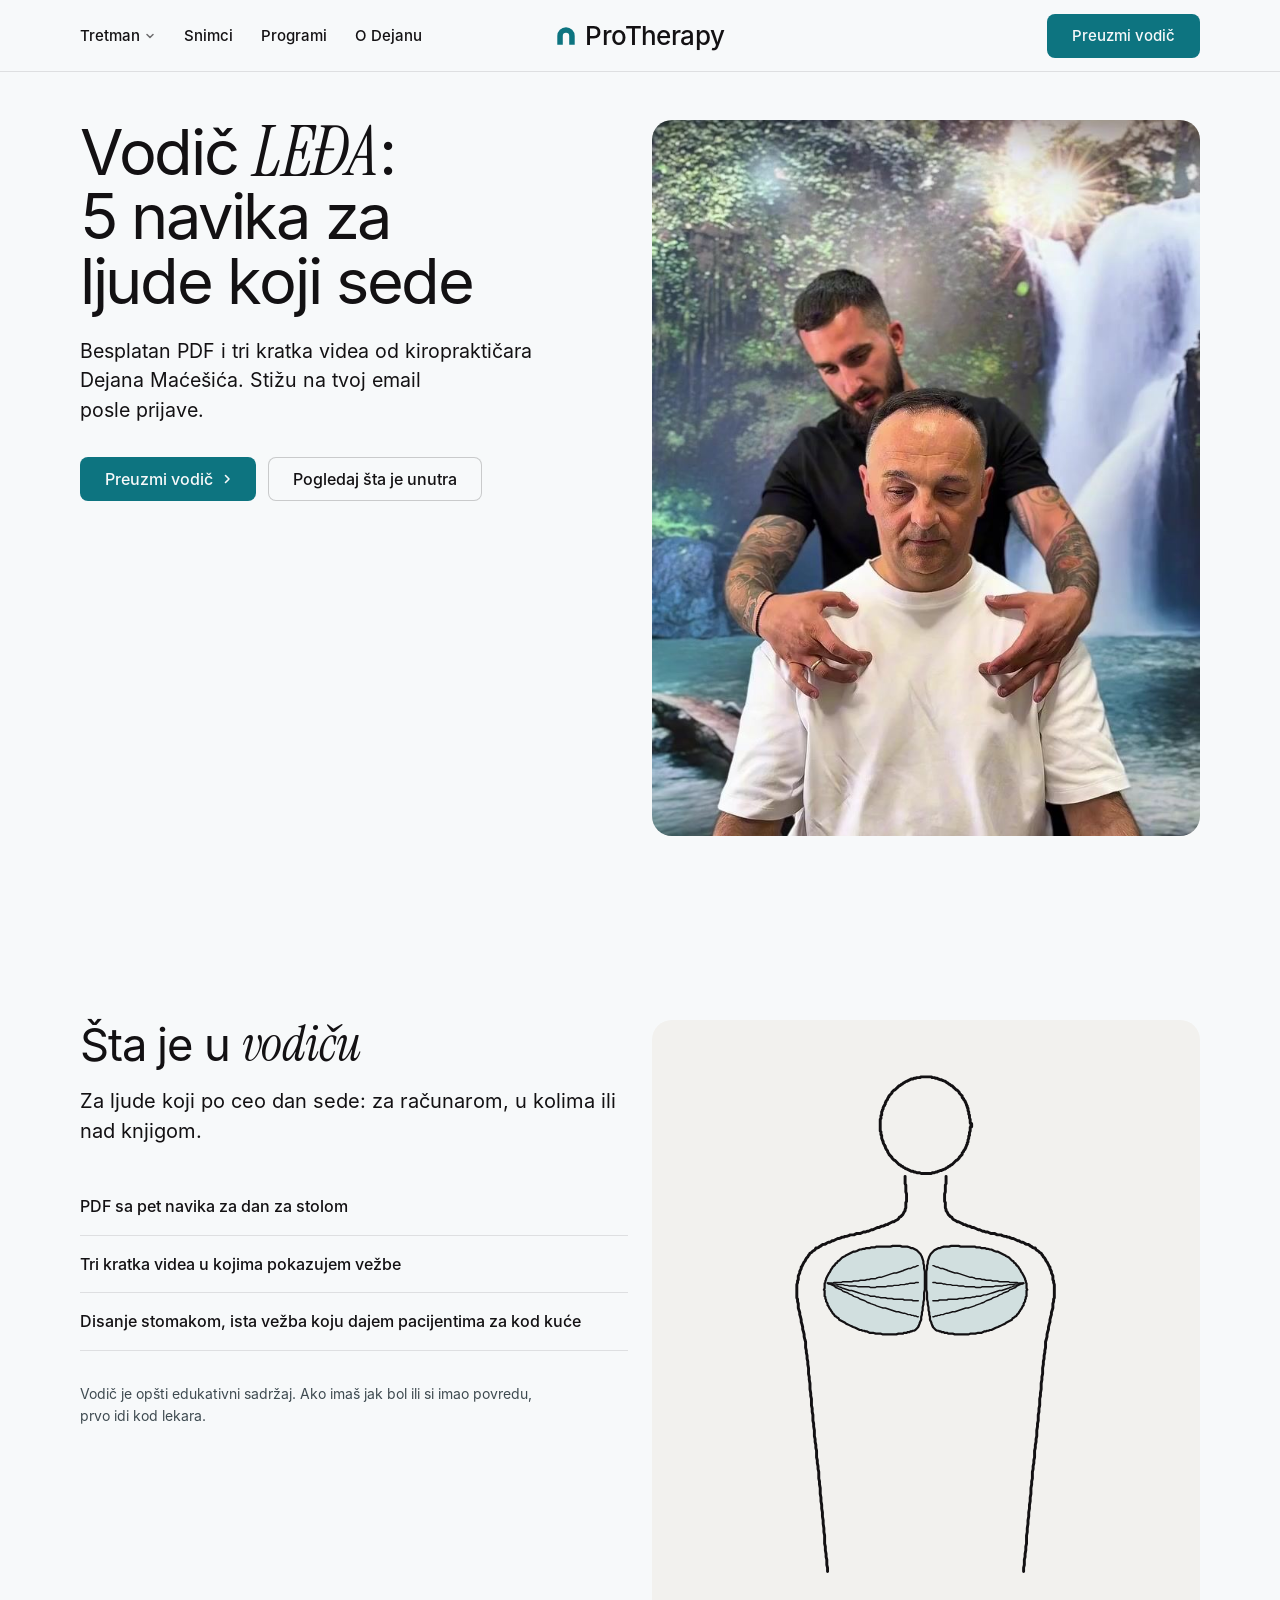
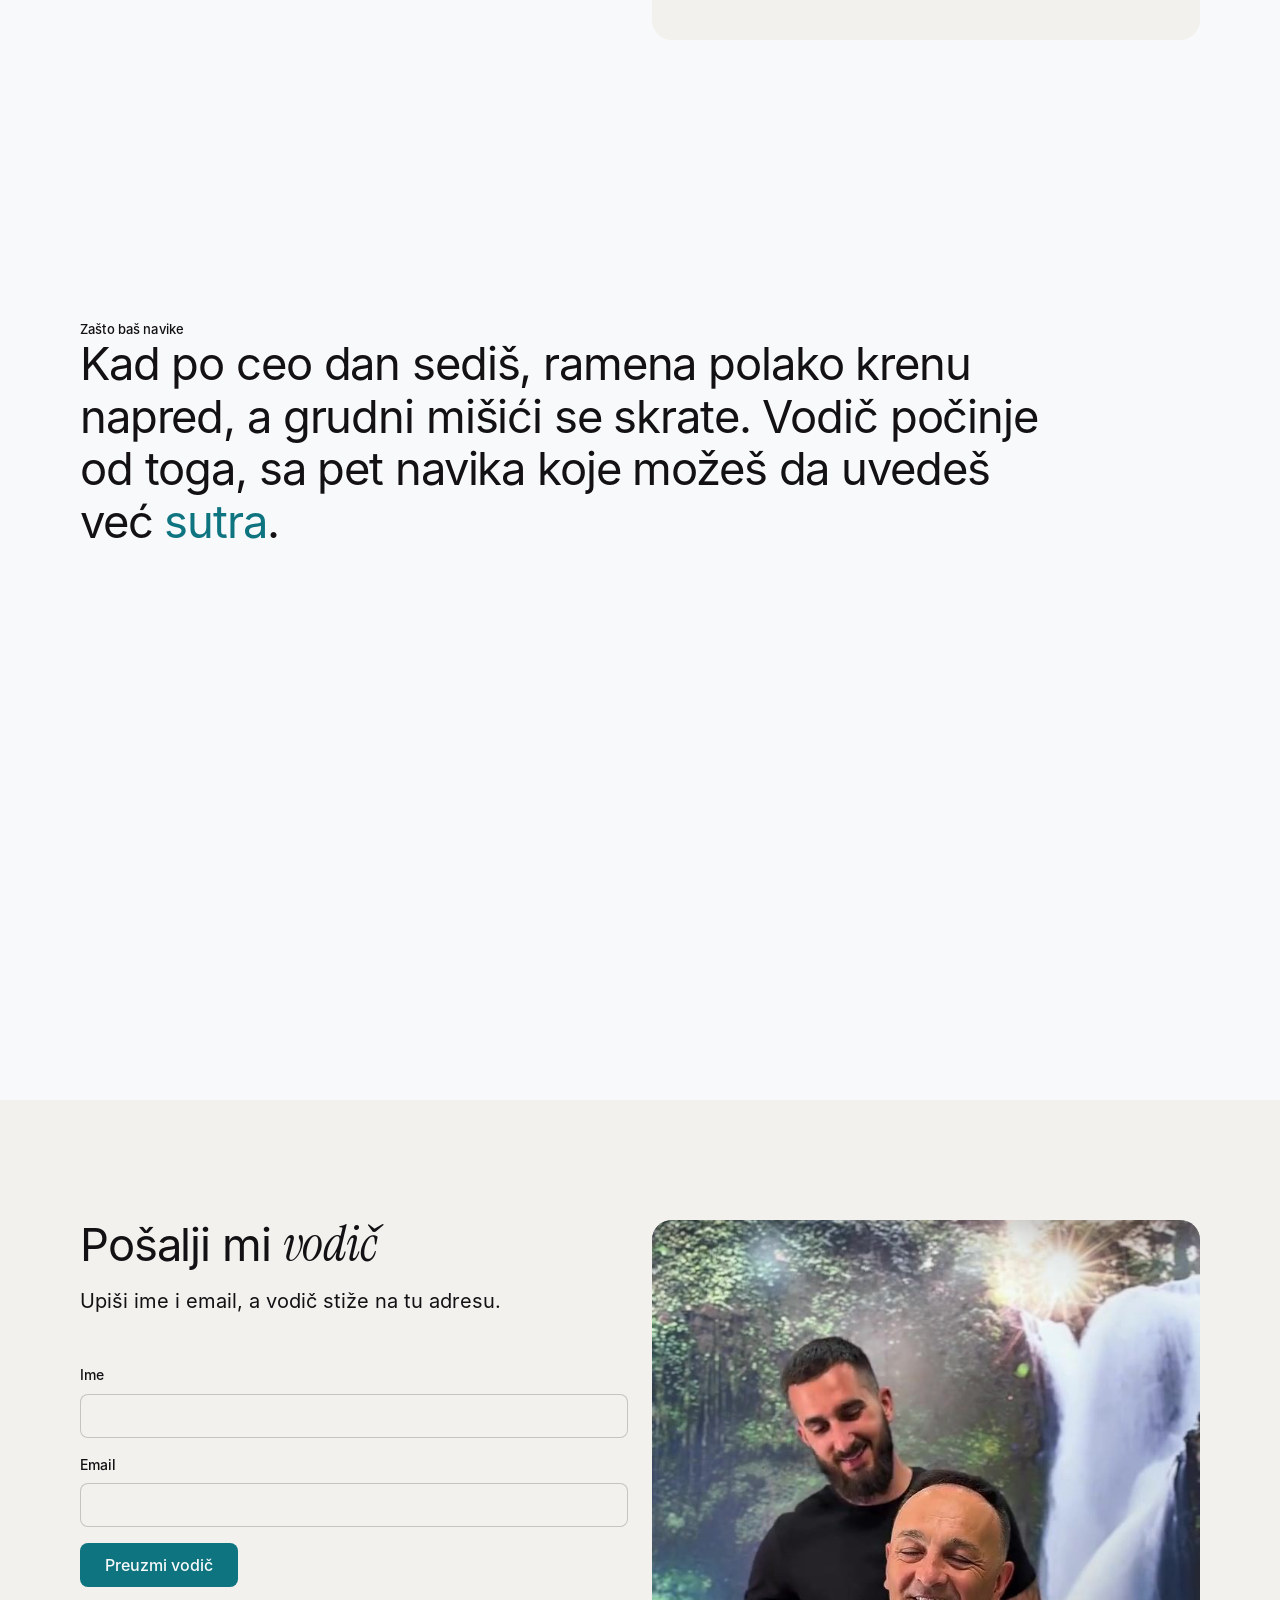
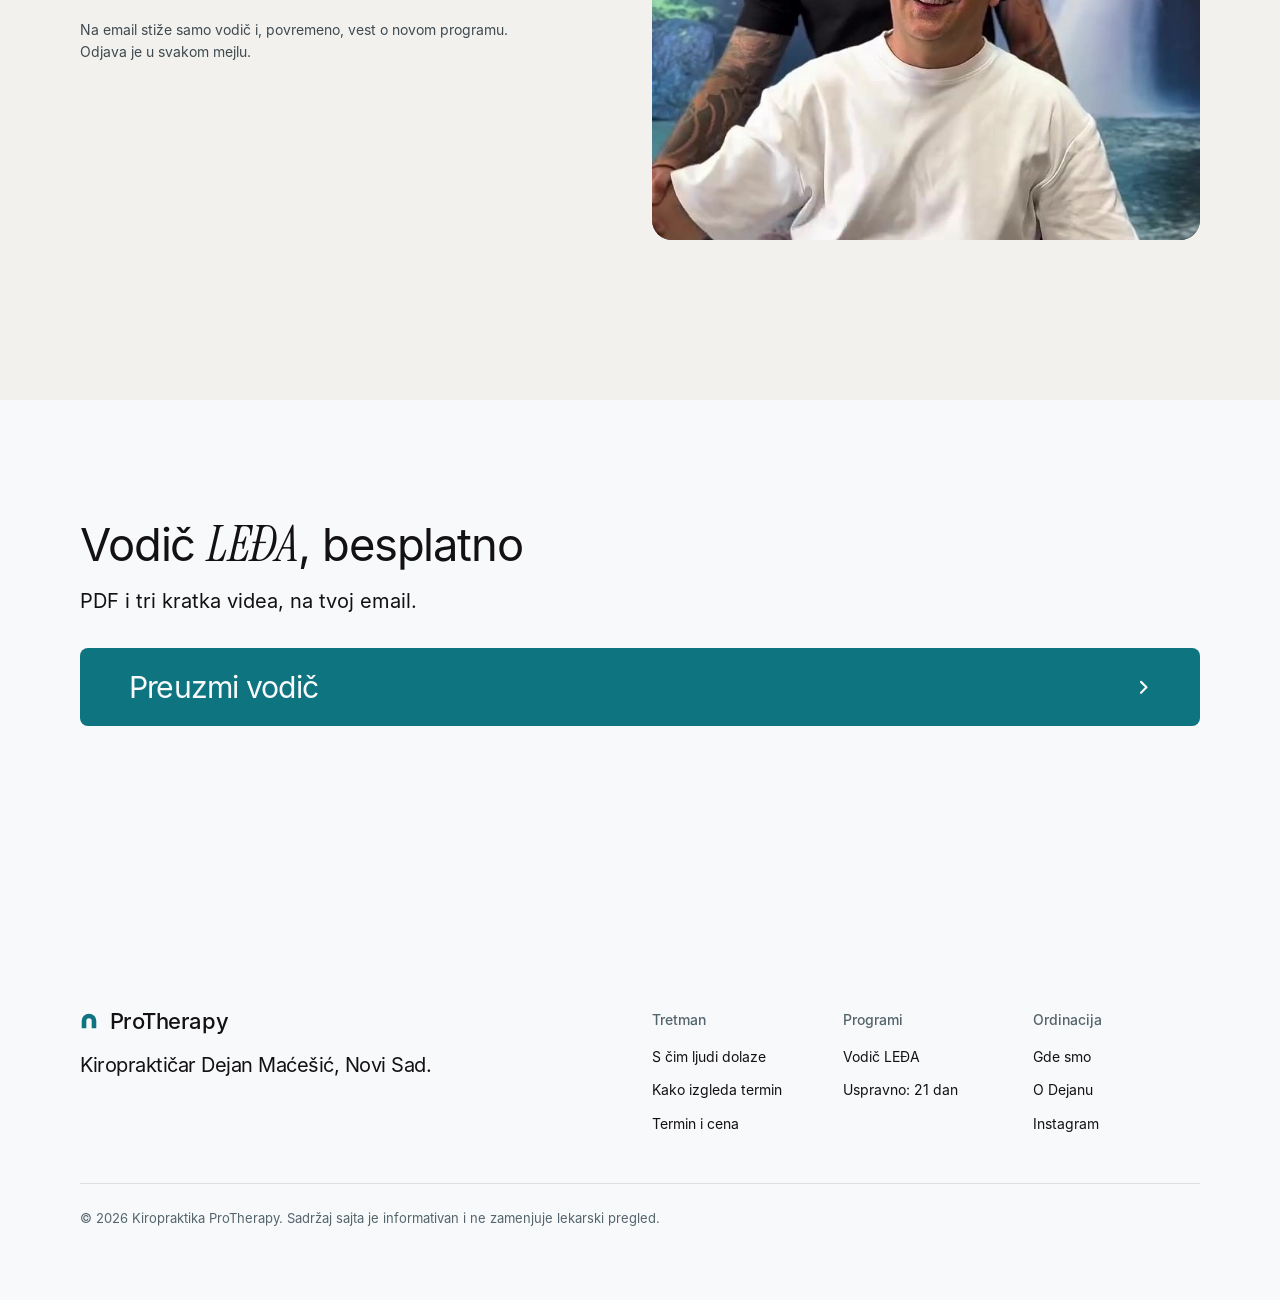
<file: vodic-ledja.html>
<!doctype html>
<html lang="sr-Latn" data-type="service" data-radius="soft" data-buttons="solid" data-motion>
<head>
<meta charset="utf-8">
<meta name="viewport" content="width=device-width, initial-scale=1, viewport-fit=cover">
<title>Vodič LEĐA: 5 navika za ljude koji sede · ProTherapy</title>
<meta name="description" content="Besplatan vodič kiropraktičara Dejana Maćešića: pet navika za ljude koji sede, PDF i tri kratka videa na email.">
<meta property="og:type" content="website">
<meta property="og:locale" content="sr_RS">
<meta property="og:site_name" content="Kiropraktika ProTherapy">
<meta property="og:title" content="Vodič LEĐA: 5 navika za ljude koji sede">
<meta property="og:description" content="Besplatan PDF i tri kratka videa od kiropraktičara Dejana Maćešića.">
<meta property="og:image" content="share-vodic.jpg">
<meta name="twitter:card" content="summary_large_image">
<link rel="icon" href="favicon.svg" type="image/svg+xml">
<meta name="theme-color" content="#f7f9fa">
<meta name="robots" content="noindex">
<meta name="site-kind" content="other">
<meta name="page-type" content="service">
<link rel="preload" href="media/fonts/inter-400.woff2" as="font" type="font/woff2" crossorigin>
<link rel="preload" href="media/fonts/instrument-serif-italic.woff2" as="font" type="font/woff2" crossorigin>
<link rel="stylesheet" href="assets/system.css">
<link rel="stylesheet" href="assets/ui/cards.css">
<link rel="stylesheet" href="assets/motion/motion.css">
<link rel="stylesheet" href="assets/backgrounds/backgrounds.css">
<link rel="stylesheet" href="assets/layout/layout.css">
<link rel="stylesheet" href="assets/icons/icon.css">
<style>
:root {
  --p-bg: #f7f9fa; --p-surface: #f2f1ee; --p-ink: #131113; --p-muted: #54646c;
  --p-accent: #0d7480; --p-accent-ink: #f7f9fa; --p-action: #0d7480; --p-action-ink: #f7f9fa;
  --p-inv-bg: #131113; --p-inv-surface: #201e20; --p-inv-ink: #f7f9fa; --p-inv-muted: #979799;
  --p-inv-accent: #4fc3c9; --p-inv-accent-ink: #131113; --p-inv-action: #4fc3c9; --p-inv-action-ink: #131113;
  --font-display: "Inter", system-ui, -apple-system, "Segoe UI", sans-serif;
  --font-text: "Inter", system-ui, -apple-system, "Segoe UI", sans-serif;
  --font-serif: "Instrument Serif", "Times New Roman", serif;
  --display-weight: 400;
  --display-tracking: -0.025em;
  --display-tracking-xl: -0.036em;
  --ly-scale: 0.94;
}
</style>
<link rel="stylesheet" href="site.css">
<style>
  #prijava .form { grid-template-columns: minmax(0, 1fr); }
  /* a phone: the drawing and the photograph shorter, so each section stays one screen */
  @media (max-width: 639px) {
    #unutra .still--drawing { height: 20svh; padding: var(--s-3); }
    #unutra .fine { margin-top: var(--s-4) !important; }
    #prijava .still { height: 18svh; }
  }
</style>
<script>document.documentElement.classList.add('m-enter');setTimeout(()=>document.documentElement.classList.add('m-enter-done'),700)</script>
<script src="assets/backgrounds/backgrounds.js"></script>
<script>document.documentElement.classList.add('mo-js');setTimeout(()=>document.documentElement.classList.add('mo-safe'),2500)</script>
<link rel="modulepreload" href="assets/moments/moments.js">
<link rel="modulepreload" href="assets/moments/lib.js">
<link rel="modulepreload" href="assets/moments/word-highlight/moment.js">
</head>
<body>
<!-- type: service (the home page's deal: hero split, nav-split, close-type, footer-columns, solid, arc)
     moments: word-highlight (#zasto: the statement on sitting) -->

<header class="nav nav--split">
  <div class="wrap nav__bar">
    <a class="skip-link" href="#top">Na sadržaj</a>
    <a class="nav__logo" href="index.html"><span class="mark" data-mark="arc" aria-hidden="true"></span>ProTherapy</a>
    <nav class="nav__links" aria-label="Glavni meni">
      <div class="nav__item">
        <a class="nav__link" href="index.html#termin">Tretman <svg class="chev" viewBox="0 0 12 12" aria-hidden="true"><path d="M3 4.5l3 3 3-3" fill="none" stroke="currentColor" stroke-width="1.5" stroke-linecap="round" stroke-linejoin="round"/></svg></a>
        <div class="nav__menu">
          <div class="wrap grid">
            <a class="menu-card span-4" href="index.html#teme">
              <div class="panel"><img width="720" height="1280" class="frame__img" src="media/img/meni-teme.jpg" srcset="media/img/meni-teme-480.jpg 480w, media/img/meni-teme.jpg 720w" sizes="(max-width: 1023px) 46vw, 410px" alt="Pacijent leži na stolu dok Dejan radi na leđima" loading="lazy" style="--pos: 50% 45%"></div>
              <span class="t-card">S čim ljudi dolaze</span>
              <span class="t-small muted">Vrat, rame, lopatica, vilica, stomak</span>
            </a>
            <a class="menu-card span-4" href="index.html#termin">
              <div class="panel"><img width="720" height="1280" class="frame__img" src="media/img/meni-termin.jpg" srcset="media/img/meni-termin-480.jpg 480w, media/img/meni-termin.jpg 720w" sizes="(max-width: 1023px) 46vw, 410px" alt="Dejan okreće glavu pacijenta koji leži na stolu" loading="lazy" style="--pos: 50% 55%"></div>
              <span class="t-card">Kako izgleda termin</span>
              <span class="t-small muted">Razgovor, provera, tretman, vežbe</span>
            </a>
            <a class="menu-card span-4" href="index.html#pitanja">
              <div class="panel"><img width="720" height="1280" class="frame__img" src="media/img/meni-pitanja.jpg" srcset="media/img/meni-pitanja-480.jpg 480w, media/img/meni-pitanja.jpg 720w" sizes="(max-width: 1023px) 46vw, 410px" alt="Pacijentkinja sedi na stolu posle tretmana" loading="lazy" style="--pos: 50% 40%"></div>
              <span class="t-card">Česta pitanja</span>
              <span class="t-small muted">Da li boli, šta da obučem, uput</span>
            </a>
          </div>
        </div>
      </div>
      <div class="nav__item"><a class="nav__link" href="index.html#snimci">Snimci</a></div>
      <div class="nav__item"><a class="nav__link" href="index.html#programi">Programi</a></div>
      <div class="nav__item"><a class="nav__link" href="index.html#dejan">O Dejanu</a></div>
    </nav>
    <div class="nav__actions">
      <a class="btn btn--primary" href="#prijava">Preuzmi vodič</a>
    </div>
    <button class="nav__toggle" type="button" aria-expanded="false" aria-label="Meni">
      <svg width="18" height="18" viewBox="0 0 18 18" aria-hidden="true"><path d="M2 5h14M2 13h14" stroke="currentColor" stroke-width="1.6" stroke-linecap="round"/></svg>
    </button>
  </div>
</header>

<main id="top">
  <section class="hero hero--split" data-enter aria-labelledby="hero-h">
    <div class="wrap"><div class="hero-text grid hero__grid">
      <div class="hero__text span-5">
        <h1 id="hero-h" data-assumed="naziv vodiča">Vodič <em>LEĐA</em>: 5 navika za ljude koji sede</h1>
        <p class="hero__lead">Besplatan PDF i tri kratka videa od kiropraktičara Dejana Maćešića. Stižu na tvoj email posle prijave.</p>
        <div class="btn-row">
          <a class="btn btn--primary" href="#prijava">Preuzmi vodič<svg class="m-arrow" viewBox="0 0 12 12" aria-hidden="true"><path class="m-arrow__stem" d="M1 6h8"/><path class="m-arrow__head" d="M4.5 2.5 8 6l-3.5 3.5"/></svg></a>
          <a class="btn btn--secondary" href="#unutra">Pogledaj šta je unutra</a>
        </div>
      </div>
      <div class="hero__media span-6 start-7">
        <img width="720" height="1280" src="media/img/vodic-grudni.jpg" srcset="media/img/vodic-grudni-480.jpg 480w, media/img/vodic-grudni.jpg 720w" sizes="(max-width: 1023px) 92vw, 628px" alt="Dejan drži ruke na grudnim mišićima pacijenta koji sedi" style="--ly-pos: 50% 34%" fetchpriority="high" data-source="client" data-subject="Dejan pokazuje grudne mišiće na pacijentu">
      </div>
    </div></div>
  </section>

  <section class="section" id="unutra" aria-labelledby="unutra-h">
    <div class="wrap grid grid--top split-t">
      <div class="span-6">
        <div class="section-head">
          <h2 id="unutra-h">Šta je u <em>vodiču</em></h2>
          <p data-assumed="za koga je">Za ljude koji po ceo dan sede: za računarom, u kolima ili nad knjigom.</p>
        </div>
        <ul class="rows" data-assumed="sadržaj vodiča">
          <li><span class="rows__name">PDF sa pet navika za dan za stolom</span></li>
          <li><span class="rows__name">Tri kratka videa u kojima pokazujem vežbe</span></li>
          <li><span class="rows__name">Disanje stomakom, ista vežba koju dajem pacijentima za kod kuće</span></li>
        </ul>
        <p class="fine" style="margin-top: var(--s-6)">Vodič je opšti edukativni sadržaj. Ako imaš jak bol ili si imao povredu, prvo idi kod lekara.</p>
      </div>
      <figure class="still still--drawing span-6 start-7">
        <div class="illus" role="img" aria-label="Linijski crtež: torzo spreda sa istaknutim grudnim mišićima"><!--svg:05-napred-grudni-misici--><svg aria-hidden="true" focusable="false" xmlns="http://www.w3.org/2000/svg" viewBox="120 300 480 760"> <path class="draw" d="M332,470 L332,471 L332,472 L332,474 L332,476 L332,478 L332,480 L333,482 L333,484 L333,486 L333,489 L333,491 L334,494 L334,496 L334,499 L334,501 L334,504 L333,506 L333,508 L333,511 L333,513 L332,515 L332,517 L331,518 L330,520 L329,522 L328,523 L327,524 L326,525 L324,526 L323,528 L322,529 L320,530 L318,531 L317,532 L315,532 L313,533 L311,534 L309,535 L308,536 L306,536 L304,537 L302,538 L300,538 L298,539 L296,540 L294,540 L292,541 L290,542 L288,543 L286,543 L284,544 L282,545 L280,545 L278,546 L275,546 L273,547 L271,548 L268,548 L266,548 L264,549 L262,550 L259,550 L257,550 L255,551 L252,552 L250,552 L248,553 L246,553 L244,554 L242,555 L240,555 L238,556 L236,557 L234,558 L232,558 L231,559 L229,560 L227,560 L225,561 L224,562 L222,563 L220,563 L218,564 L217,565 L215,566 L214,567 L212,568 L210,568 L209,570 L208,571 L206,572 L205,573 L204,574 L202,575 L201,577 L200,578 L199,580 L198,581 L197,582 L196,584 L195,586 L194,587 L193,589 L192,591 L191,593 L190,594 L190,596 L189,598 L188,600 L188,602 L187,604 L186,606 L186,608 L186,611 L185,613 L185,615 L184,618 L184,620 L184,622 L184,625 L184,628 L184,630 L184,633 L184,636 L185,638 L185,641 L186,644 L186,647 L186,650 L187,653 L188,656 L188,659 L189,662 L190,666 L190,669 L191,672 L192,676 L192,679 L193,682 L194,686 L194,689 L195,693 L196,696 L196,700 L196,704 L197,708 L197,711 L198,715 L198,719 L199,723 L199,727 L200,732 L200,736 L200,740 L201,744 L201,748 L202,753 L202,757 L202,761 L203,766 L203,770 L204,774 L204,779 L204,783 L205,787 L205,792 L206,796 L206,800 L206,804 L207,808 L207,812 L208,817 L208,821 L208,825 L209,829 L209,833 L210,837 L210,841 L211,845 L211,849 L211,854 L212,858 L212,862 L213,866 L213,870 L214,874 L214,878 L214,883 L215,887 L215,891 L216,896 L216,900 L216,904 L217,909 L217,914 L218,919 L218,924 L219,929 L219,935 L220,940 L220,945 L221,951 L221,956 L222,961 L222,966 L222,972 L223,976 L223,981 L224,986 L224,990 L225,994 L225,998 L225,1001 L226,1005 L226,1008 L226,1010" stroke-width="4"/> <path class="draw" d="M388,470 L388,471 L388,472 L388,474 L388,476 L388,478 L388,480 L387,482 L387,484 L387,486 L387,489 L387,491 L386,494 L386,496 L386,499 L386,501 L386,504 L387,506 L387,508 L387,511 L387,513 L388,515 L388,517 L389,518 L390,520 L391,522 L392,523 L393,524 L394,525 L396,526 L397,528 L398,529 L400,530 L402,531 L403,532 L405,532 L407,533 L409,534 L411,535 L412,536 L414,536 L416,537 L418,538 L420,538 L422,539 L424,540 L426,540 L428,541 L430,542 L432,543 L434,543 L436,544 L438,545 L440,545 L442,546 L445,546 L447,547 L449,548 L452,548 L454,548 L456,549 L458,550 L461,550 L463,550 L465,551 L468,552 L470,552 L472,553 L474,553 L476,554 L478,555 L480,555 L482,556 L484,557 L486,558 L488,558 L489,559 L491,560 L493,560 L495,561 L496,562 L498,563 L500,563 L502,564 L503,565 L505,566 L506,567 L508,568 L510,568 L511,570 L512,571 L514,572 L515,573 L516,574 L518,575 L519,577 L520,578 L521,580 L522,581 L523,582 L524,584 L525,586 L526,587 L527,589 L528,591 L529,593 L530,594 L530,596 L531,598 L532,600 L532,602 L533,604 L534,606 L534,608 L534,611 L535,613 L535,615 L536,618 L536,620 L536,622 L536,625 L536,628 L536,630 L536,633 L536,636 L535,638 L535,641 L534,644 L534,647 L534,650 L533,653 L532,656 L532,659 L531,662 L530,666 L530,669 L529,672 L528,676 L528,679 L527,682 L526,686 L526,689 L525,693 L524,696 L524,700 L524,704 L523,708 L523,711 L522,715 L522,719 L521,723 L521,727 L520,732 L520,736 L520,740 L519,744 L519,748 L518,753 L518,757 L518,761 L517,766 L517,770 L516,774 L516,779 L516,783 L515,787 L515,792 L514,796 L514,800 L514,804 L513,808 L513,812 L512,817 L512,821 L512,825 L511,829 L511,833 L510,837 L510,841 L509,845 L509,849 L509,854 L508,858 L508,862 L507,866 L507,870 L506,874 L506,878 L506,883 L505,887 L505,891 L504,896 L504,900 L504,904 L503,909 L503,914 L502,919 L502,924 L501,929 L501,935 L500,940 L500,945 L499,951 L499,956 L498,961 L498,966 L498,972 L497,976 L497,981 L496,986 L496,990 L495,994 L495,998 L495,1001 L494,1005 L494,1008 L494,1010" stroke-width="4"/> <path class="draw" d="M422,400 L422,401 L422,402 L422,402 L421,403 L421,404 L421,406 L421,407 L421,408 L420,410 L420,411 L420,412 L420,414 L419,415 L419,417 L419,418 L418,420 L418,421 L418,423 L417,424 L417,426 L416,427 L416,428 L415,430 L415,431 L414,432 L414,433 L413,434 L412,435 L412,436 L411,437 L410,438 L410,440 L409,441 L408,442 L407,443 L406,444 L406,445 L405,446 L404,447 L403,448 L402,448 L401,449 L400,450 L399,451 L398,452 L397,453 L396,454 L395,454 L394,455 L393,456 L392,456 L391,457 L390,458 L389,458 L388,459 L387,460 L386,460 L384,461 L383,461 L382,462 L381,462 L380,462 L378,463 L377,463 L376,464 L375,464 L374,464 L372,465 L371,465 L370,465 L369,465 L368,466 L366,466 L365,466 L364,466 L363,466 L361,466 L360,466 L359,466 L358,466 L356,466 L355,466 L354,466 L352,465 L351,465 L350,465 L349,465 L348,465 L346,464 L345,464 L344,464 L343,463 L342,463 L340,463 L339,462 L338,462 L337,461 L336,461 L335,460 L334,460 L332,459 L331,458 L330,458 L329,457 L328,456 L327,456 L326,455 L325,454 L324,454 L323,453 L322,452 L321,451 L320,450 L319,449 L318,448 L317,448 L316,447 L315,446 L314,445 L314,444 L313,443 L312,442 L311,441 L310,440 L310,439 L309,438 L308,436 L308,435 L307,434 L306,433 L306,432 L305,431 L305,429 L304,428 L304,427 L303,426 L302,424 L302,423 L302,422 L301,421 L301,420 L300,418 L300,417 L300,416 L300,414 L299,413 L299,412 L299,411 L299,409 L298,408 L298,407 L298,405 L298,404 L298,403 L298,401 L298,400 L298,399 L298,397 L298,396 L298,395 L298,393 L298,392 L299,391 L299,389 L299,388 L299,387 L300,386 L300,384 L300,383 L300,382 L301,380 L301,379 L302,378 L302,377 L302,376 L303,374 L304,373 L304,372 L305,371 L305,369 L306,368 L306,367 L307,366 L308,365 L308,364 L309,362 L310,361 L310,360 L311,359 L312,358 L313,357 L314,356 L314,355 L315,354 L316,353 L317,352 L318,352 L319,351 L320,350 L321,349 L322,348 L323,347 L324,346 L325,346 L326,345 L327,344 L328,344 L329,343 L330,342 L331,342 L332,341 L334,340 L335,340 L336,339 L337,339 L338,338 L339,338 L340,337 L342,337 L343,337 L344,336 L345,336 L346,336 L348,335 L349,335 L350,335 L351,335 L352,335 L354,334 L355,334 L356,334 L358,334 L359,334 L360,334 L361,334 L363,334 L364,334 L365,334 L366,334 L368,334 L369,335 L370,335 L371,335 L372,335 L374,336 L375,336 L376,336 L377,337 L378,337 L380,338 L381,338 L382,338 L383,339 L384,339 L386,340 L387,340 L388,341 L389,342 L390,342 L391,343 L392,344 L393,344 L394,345 L395,346 L396,346 L397,347 L398,348 L399,349 L400,350 L401,351 L402,352 L403,352 L404,353 L405,354 L406,355 L406,356 L407,357 L408,358 L409,359 L410,360 L410,362 L411,363 L412,364 L412,365 L413,366 L414,367 L414,368 L415,369 L415,370 L416,372 L416,373 L417,374 L417,376 L418,377 L418,379 L418,380 L419,382 L419,383 L419,385 L420,386 L420,388 L420,389 L420,390 L421,392 L421,393 L421,394 L421,396 L421,397 L422,398 L422,398 L422,399 L422,400 L422,401 L422,401 L422,401 L422,401 L423,402 L423,401 L423,401 L423,401 L423,401 L423,401 L423,400 L423,400 L423,400 L423,399 L423,399 L423,399 L423,399 L423,399 L423,398 L422,399 L422,399 L422,399 L422,399 L422,400" stroke-width="4"/> <path class="draw" d="M360,575 L360,578 L360,582 L360,587 L360,592 L360,598 L360,604 L360,611 L360,618 L360,625 L360,632 L360,640 L360,648 L360,655 L360,662 L360,670 L360,677 L360,684 L360,690 L360,697 L360,702 L360,708 L360,712 L360,717 L360,720" stroke-opacity="0" stroke-width="2"/> <path class="glow" d="M354,578 L353,576 L351,574 L350,573 L348,571 L346,570 L344,569 L342,568 L340,568 L338,567 L335,566 L333,566 L330,566 L328,566 L325,565 L322,565 L320,565 L317,565 L315,565 L312,566 L310,566 L307,566 L305,566 L302,566 L300,566 L298,566 L296,566 L293,566 L291,567 L289,567 L286,567 L284,568 L282,568 L279,568 L277,569 L275,569 L272,570 L270,570 L268,571 L266,572 L263,573 L261,573 L259,574 L257,575 L255,576 L253,577 L251,578 L250,579 L248,580 L246,581 L245,582 L243,584 L242,585 L240,586 L239,588 L237,589 L236,591 L235,592 L233,594 L232,596 L231,597 L230,599 L229,601 L228,602 L227,604 L226,606 L225,608 L224,610 L224,611 L223,613 L223,615 L222,616 L222,618 L222,620 L222,621 L222,623 L221,625 L222,626 L222,628 L222,630 L222,632 L222,634 L223,635 L223,637 L224,639 L224,641 L225,642 L226,644 L226,646 L227,647 L228,649 L229,651 L230,652 L231,654 L232,655 L233,657 L234,658 L235,659 L236,661 L238,662 L239,663 L241,664 L242,666 L244,667 L246,668 L248,669 L250,670 L251,671 L253,672 L255,673 L257,674 L259,675 L261,676 L264,677 L266,678 L268,679 L270,680 L272,680 L274,681 L276,681 L278,682 L280,682 L282,683 L284,684 L287,684 L289,684 L292,685 L294,685 L296,685 L299,685 L301,686 L304,686 L306,686 L309,686 L311,686 L314,686 L316,686 L318,686 L320,686 L323,685 L325,685 L327,685 L329,685 L330,684 L332,684 L334,684 L335,683 L336,683 L338,683 L339,682 L340,682 L341,682 L342,681 L344,681 L344,681 L346,680 L346,680 L347,679 L348,678 L349,677 L350,676 L350,675 L351,674 L351,673 L352,671 L352,670 L353,668 L354,666 L354,664 L354,662 L355,659 L355,656 L356,653 L356,649 L357,645 L357,642 L358,638 L358,633 L358,629 L359,625 L359,620 L359,616 L359,612 L359,608 L359,604 L359,600 L358,596 L358,592 L357,589 L357,586 L356,583 L355,580 L354,578 Z" fill-opacity="1"/> <path class="draw" d="M354,578 L353,576 L351,574 L350,573 L348,571 L346,570 L344,569 L342,568 L340,568 L338,567 L335,566 L333,566 L330,566 L328,566 L325,565 L322,565 L320,565 L317,565 L315,565 L312,566 L310,566 L307,566 L305,566 L302,566 L300,566 L298,566 L296,566 L293,566 L291,567 L289,567 L286,567 L284,568 L282,568 L279,568 L277,569 L275,569 L272,570 L270,570 L268,571 L266,572 L263,573 L261,573 L259,574 L257,575 L255,576 L253,577 L251,578 L250,579 L248,580 L246,581 L245,582 L243,584 L242,585 L240,586 L239,588 L237,589 L236,591 L235,592 L233,594 L232,596 L231,597 L230,599 L229,601 L228,602 L227,604 L226,606 L225,608 L224,610 L224,611 L223,613 L223,615 L222,616 L222,618 L222,620 L222,621 L222,623 L221,625 L222,626 L222,628 L222,630 L222,632 L222,634 L223,635 L223,637 L224,639 L224,641 L225,642 L226,644 L226,646 L227,647 L228,649 L229,651 L230,652 L231,654 L232,655 L233,657 L234,658 L235,659 L236,661 L238,662 L239,663 L241,664 L242,666 L244,667 L246,668 L248,669 L250,670 L251,671 L253,672 L255,673 L257,674 L259,675 L261,676 L264,677 L266,678 L268,679 L270,680 L272,680 L274,681 L276,681 L278,682 L280,682 L282,683 L284,684 L287,684 L289,684 L292,685 L294,685 L296,685 L299,685 L301,686 L304,686 L306,686 L309,686 L311,686 L314,686 L316,686 L318,686 L320,686 L323,685 L325,685 L327,685 L329,685 L330,684 L332,684 L334,684 L335,683 L336,683 L338,683 L339,682 L340,682 L341,682 L342,681 L344,681 L344,681 L346,680 L346,680 L347,679 L348,678 L349,677 L350,676 L350,675 L351,674 L351,673 L352,671 L352,670 L353,668 L354,666 L354,664 L354,662 L355,659 L355,656 L356,653 L356,649 L357,645 L357,642 L358,638 L358,633 L358,629 L359,625 L359,620 L359,616 L359,612 L359,608 L359,604 L359,600 L358,596 L358,592 L357,589 L357,586 L356,583 L355,580 L354,578" stroke-width="3"/> <path class="draw fiber" d="M350,592 L349,592 L347,593 L345,594 L343,594 L341,595 L339,596 L336,596 L334,597 L331,598 L329,599 L326,600 L323,601 L320,602 L317,602 L314,603 L311,604 L308,605 L305,606 L302,607 L299,608 L296,608 L293,609 L291,610 L288,610 L285,610 L283,611 L280,611 L277,612 L274,612 L271,612 L268,613 L265,613 L262,613 L259,614 L256,614 L253,614 L250,614 L247,614 L245,615 L242,615 L240,615 L237,615 L235,615 L233,616 L231,616 L229,616 L227,616 L226,616" stroke-opacity="1" stroke-width="2"/> <path class="draw fiber" d="M350,615 L349,615 L347,615 L345,616 L343,616 L341,616 L339,616 L336,617 L334,617 L331,618 L329,618 L326,618 L323,619 L320,619 L317,619 L314,620 L311,620 L308,620 L305,621 L302,621 L299,621 L296,621 L293,621 L291,622 L288,622 L285,622 L283,621 L280,621 L277,621 L274,621 L271,621 L268,621 L265,620 L262,620 L259,620 L256,620 L253,619 L250,619 L247,618 L245,618 L242,618 L240,618 L237,617 L235,617 L233,617 L231,616 L229,616 L227,616 L226,616" stroke-opacity="1" stroke-width="2"/> <path class="draw fiber" d="M350,640 L349,640 L347,640 L345,640 L343,640 L341,639 L339,639 L336,639 L334,639 L331,639 L329,638 L326,638 L323,638 L320,638 L317,638 L314,637 L311,637 L308,637 L305,636 L302,636 L299,636 L296,635 L293,635 L291,634 L288,634 L285,634 L283,633 L280,632 L277,632 L274,631 L271,630 L268,629 L265,628 L262,627 L259,626 L256,626 L253,625 L250,624 L247,623 L245,622 L242,621 L240,620 L237,620 L235,619 L233,618 L231,618 L229,617 L227,616 L226,616" stroke-opacity="1" stroke-width="2"/> <path class="draw fiber" d="M350,662 L349,662 L347,661 L345,661 L343,660 L341,660 L339,659 L336,659 L334,658 L331,657 L329,657 L326,656 L323,655 L320,655 L317,654 L314,653 L311,652 L308,651 L305,650 L302,650 L299,649 L296,648 L293,647 L291,646 L288,645 L285,644 L283,643 L280,642 L277,640 L274,639 L271,638 L268,636 L265,635 L262,634 L259,632 L256,631 L253,629 L250,628 L247,627 L245,625 L242,624 L240,623 L237,622 L235,620 L233,619 L231,618 L229,617 L227,617 L226,616" stroke-opacity="1" stroke-width="2"/> <path class="glow" d="M366,578 L367,576 L369,574 L370,573 L372,571 L374,570 L376,569 L378,568 L380,568 L382,567 L385,566 L387,566 L390,566 L392,566 L395,565 L398,565 L400,565 L403,565 L405,565 L408,566 L410,566 L413,566 L415,566 L418,566 L420,566 L422,566 L424,566 L427,566 L429,567 L431,567 L434,567 L436,568 L438,568 L441,568 L443,569 L445,569 L448,570 L450,570 L452,571 L454,572 L457,573 L459,573 L461,574 L463,575 L465,576 L467,577 L469,578 L470,579 L472,580 L474,581 L475,582 L477,584 L478,585 L480,586 L481,588 L483,589 L484,591 L485,592 L487,594 L488,596 L489,597 L490,599 L491,601 L492,602 L493,604 L494,606 L495,608 L496,610 L496,611 L497,613 L497,615 L498,616 L498,618 L498,620 L498,621 L498,623 L499,625 L498,626 L498,628 L498,630 L498,632 L498,634 L497,635 L497,637 L496,639 L496,641 L495,642 L494,644 L494,646 L493,647 L492,649 L491,651 L490,652 L489,654 L488,655 L487,657 L486,658 L485,659 L484,661 L482,662 L481,663 L479,664 L478,666 L476,667 L474,668 L472,669 L470,670 L469,671 L467,672 L465,673 L463,674 L461,675 L459,676 L456,677 L454,678 L452,679 L450,680 L448,680 L446,681 L444,681 L442,682 L440,682 L438,683 L436,684 L433,684 L431,684 L428,685 L426,685 L424,685 L421,685 L419,686 L416,686 L414,686 L411,686 L409,686 L406,686 L404,686 L402,686 L400,686 L397,685 L395,685 L393,685 L391,685 L390,684 L388,684 L386,684 L385,683 L384,683 L382,683 L381,682 L380,682 L379,682 L378,681 L376,681 L376,681 L374,680 L374,680 L373,679 L372,678 L371,677 L370,676 L370,675 L369,674 L369,673 L368,671 L368,670 L367,668 L366,666 L366,664 L366,662 L365,659 L365,656 L364,653 L364,649 L363,645 L363,642 L362,638 L362,633 L362,629 L361,625 L361,620 L361,616 L361,612 L361,608 L361,604 L361,600 L362,596 L362,592 L363,589 L363,586 L364,583 L365,580 L366,578 Z" fill-opacity="1"/> <path class="draw" d="M366,578 L367,576 L369,574 L370,573 L372,571 L374,570 L376,569 L378,568 L380,568 L382,567 L385,566 L387,566 L390,566 L392,566 L395,565 L398,565 L400,565 L403,565 L405,565 L408,566 L410,566 L413,566 L415,566 L418,566 L420,566 L422,566 L424,566 L427,566 L429,567 L431,567 L434,567 L436,568 L438,568 L441,568 L443,569 L445,569 L448,570 L450,570 L452,571 L454,572 L457,573 L459,573 L461,574 L463,575 L465,576 L467,577 L469,578 L470,579 L472,580 L474,581 L475,582 L477,584 L478,585 L480,586 L481,588 L483,589 L484,591 L485,592 L487,594 L488,596 L489,597 L490,599 L491,601 L492,602 L493,604 L494,606 L495,608 L496,610 L496,611 L497,613 L497,615 L498,616 L498,618 L498,620 L498,621 L498,623 L499,625 L498,626 L498,628 L498,630 L498,632 L498,634 L497,635 L497,637 L496,639 L496,641 L495,642 L494,644 L494,646 L493,647 L492,649 L491,651 L490,652 L489,654 L488,655 L487,657 L486,658 L485,659 L484,661 L482,662 L481,663 L479,664 L478,666 L476,667 L474,668 L472,669 L470,670 L469,671 L467,672 L465,673 L463,674 L461,675 L459,676 L456,677 L454,678 L452,679 L450,680 L448,680 L446,681 L444,681 L442,682 L440,682 L438,683 L436,684 L433,684 L431,684 L428,685 L426,685 L424,685 L421,685 L419,686 L416,686 L414,686 L411,686 L409,686 L406,686 L404,686 L402,686 L400,686 L397,685 L395,685 L393,685 L391,685 L390,684 L388,684 L386,684 L385,683 L384,683 L382,683 L381,682 L380,682 L379,682 L378,681 L376,681 L376,681 L374,680 L374,680 L373,679 L372,678 L371,677 L370,676 L370,675 L369,674 L369,673 L368,671 L368,670 L367,668 L366,666 L366,664 L366,662 L365,659 L365,656 L364,653 L364,649 L363,645 L363,642 L362,638 L362,633 L362,629 L361,625 L361,620 L361,616 L361,612 L361,608 L361,604 L361,600 L362,596 L362,592 L363,589 L363,586 L364,583 L365,580 L366,578" stroke-width="3"/> <path class="draw fiber" d="M370,592 L371,592 L373,593 L375,594 L377,594 L379,595 L381,596 L384,596 L386,597 L389,598 L391,599 L394,600 L397,601 L400,602 L403,602 L406,603 L409,604 L412,605 L415,606 L418,607 L421,608 L424,608 L427,609 L429,610 L432,610 L435,610 L437,611 L440,611 L443,612 L446,612 L449,612 L452,613 L455,613 L458,613 L461,614 L464,614 L467,614 L470,614 L473,614 L475,615 L478,615 L480,615 L483,615 L485,615 L487,616 L489,616 L491,616 L493,616 L494,616" stroke-opacity="1" stroke-width="2"/> <path class="draw fiber" d="M370,615 L371,615 L373,615 L375,616 L377,616 L379,616 L381,616 L384,617 L386,617 L389,618 L391,618 L394,618 L397,619 L400,619 L403,619 L406,620 L409,620 L412,620 L415,621 L418,621 L421,621 L424,621 L427,621 L429,622 L432,622 L435,622 L437,621 L440,621 L443,621 L446,621 L449,621 L452,621 L455,620 L458,620 L461,620 L464,620 L467,619 L470,619 L473,618 L475,618 L478,618 L480,618 L483,617 L485,617 L487,617 L489,616 L491,616 L493,616 L494,616" stroke-opacity="1" stroke-width="2"/> <path class="draw fiber" d="M370,640 L371,640 L373,640 L375,640 L377,640 L379,639 L381,639 L384,639 L386,639 L389,639 L391,638 L394,638 L397,638 L400,638 L403,638 L406,637 L409,637 L412,637 L415,636 L418,636 L421,636 L424,635 L427,635 L429,634 L432,634 L435,634 L437,633 L440,632 L443,632 L446,631 L449,630 L452,629 L455,628 L458,627 L461,626 L464,626 L467,625 L470,624 L473,623 L475,622 L478,621 L480,620 L483,620 L485,619 L487,618 L489,618 L491,617 L493,616 L494,616" stroke-opacity="1" stroke-width="2"/> <path class="draw fiber" d="M370,662 L371,662 L373,661 L375,661 L377,660 L379,660 L381,659 L384,659 L386,658 L389,657 L391,657 L394,656 L397,655 L400,655 L403,654 L406,653 L409,652 L412,651 L415,650 L418,650 L421,649 L424,648 L427,647 L429,646 L432,645 L435,644 L437,643 L440,642 L443,640 L446,639 L449,638 L452,636 L455,635 L458,634 L461,632 L464,631 L467,629 L470,628 L473,627 L475,625 L478,624 L480,623 L483,622 L485,620 L487,619 L489,618 L491,617 L493,617 L494,616" stroke-opacity="1" stroke-width="2"/> </svg><!--/svg--></div>
      </figure>
    </div>
  </section>

  <section class="section statement" id="zasto" data-moment="word-highlight" aria-labelledby="zasto-h">
    <div class="wrap">
      <h2 class="t-label" id="zasto-h">Zašto baš navike</h2>
      <p class="mo-wh__text" data-assumed="objašnjenje">Kad po ceo dan sediš, ramena polako krenu napred, a grudni mišići se skrate. Vodič počinje od toga, sa pet navika koje možeš da uvedeš već <strong>sutra</strong>.</p>
    </div>
  </section>

  <section class="section ground-surface" id="prijava" aria-labelledby="prijava-h">
    <div class="wrap grid grid--top split-t">
      <div class="span-6 stack-5">
        <div class="section-head">
          <h2 id="prijava-h">Pošalji mi <em>vodič</em></h2>
          <p>Upiši ime i email, a vodič stiže na tu adresu.</p>
        </div>
        <form class="form" action="mailto:vodic@protherapy.example" method="post" enctype="text/plain"
          data-endpoint="https://forms.protherapy.example/vodic-ledja"
          data-sent="Vodič LEĐA je poslat. Proveri inbox, a ako ga nema, i folder sa promocijama."
          data-failed="Vodič nije poslat. Pokušaj ponovo za par minuta ili piši na Instagramu."
          data-sending="Šaljem…" data-fix="Popravi označena polja ({n})." novalidate>
          <div class="field"><label for="v-ime">Ime</label>
            <input id="v-ime" name="ime" type="text" autocomplete="given-name" required aria-describedby="v-ime-err">
            <p class="field__error" id="v-ime-err" hidden>Napiši ime, da znam kome šaljem vodič.</p></div>
          <div class="field"><label for="v-email">Email</label>
            <input id="v-email" name="email" type="email" autocomplete="email" inputmode="email" required aria-describedby="v-email-err">
            <p class="field__error" id="v-email-err" hidden>Napiši email adresu sa @, na primer ime@primer.rs.</p></div>
          <div class="btn-row"><button class="btn btn--primary" type="submit">Preuzmi vodič</button></div>
          <p class="form__status" role="status" data-form-status></p>
          <p class="fine" data-assumed="šta stiže na email">Na email stiže samo vodič i, povremeno, vest o novom programu. Odjava je u svakom mejlu.</p>
        </form>
      </div>
      <figure style="background-image:url([data-uri])" class="still span-6 start-7"><img width="720" height="1280" src="media/img/vodic-prijava.jpg" srcset="media/img/vodic-prijava-480.jpg 480w, media/img/vodic-prijava.jpg 720w" sizes="(max-width: 639px) 92vw, (max-width: 1023px) 46vw, 628px" alt="Dejan stoji iza pacijenta koji sedi i smeje se" loading="lazy" style="--pos: 50% 30%" data-source="client" data-subject="Dejan sa pacijentom"></figure>
    </div>
  </section>
</main>

<footer class="footer closing" id="contact" aria-labelledby="close-h">
  <div class="wrap">
    <div class="closing__cta close--type">
      <div class="section-head">
        <h2 id="close-h">Vodič <em>LEĐA</em>, besplatno</h2>
        <p>PDF i tri kratka videa, na tvoj email.</p>
      </div>
      <a class="btn btn--primary btn--xl btn--wide" href="#prijava">Preuzmi vodič<svg class="m-arrow" viewBox="0 0 12 12" aria-hidden="true"><path class="m-arrow__stem" d="M1 6h8"/><path class="m-arrow__head" d="M4.5 2.5 8 6l-3.5 3.5"/></svg></a>
    </div>
    <div class="closing__links">
      <div class="grid">
        <div class="span-6 stack-4">
          <a class="nav__logo" href="index.html"><span class="mark" data-mark="arc" aria-hidden="true"></span>ProTherapy</a>
          <p class="footer__lede">Kiropraktičar Dejan Maćešić, Novi Sad.</p>
        </div>
        <div class="span-2 footer__col"><h3>Tretman</h3><ul><li><a href="index.html#teme">S čim ljudi dolaze</a></li><li><a href="index.html#termin">Kako izgleda termin</a></li><li><a href="index.html#zakazi">Termin i cena</a></li></ul></div>
        <div class="span-2 footer__col"><h3>Programi</h3><ul><li><a href="vodic-ledja.html" aria-current="page">Vodič LEĐA</a></li><li><a href="uspravno.html">Uspravno: 21 dan</a></li></ul></div>
        <div class="span-2 footer__col"><h3>Ordinacija</h3><ul><li><a href="index.html#visit">Gde smo</a></li><li><a href="index.html#dejan">O Dejanu</a></li><li><a href="https://www.instagram.com/dejan.protherapy/" target="_blank" rel="noopener">Instagram</a></li></ul></div>
      </div>
      <div class="footer__legal">
        <span>&copy; 2026 Kiropraktika ProTherapy. Sadržaj sajta je informativan i ne zamenjuje lekarski pregled.</span>
      </div>
    </div>
  </div>
</footer>

<nav class="actionbar" aria-label="Brze akcije">
  <a class="btn btn--primary" href="#prijava">Preuzmi vodič</a>
</nav>

<script type="module" src="assets/system.js"></script>
<script type="module" src="assets/motion/motion.js"></script>
<script type="module" src="assets/layout/layout.js"></script>
<script type="module" src="site.js"></script>
</body>
</html>
</file>
<file: assets/system.css>
/*
  taste-skill system.css - the one system for the page. Link it first, then assets/ui/cards.css (the
  feature card, its panel and the fragment placements), then set the palette (--p-*), the fonts and
  the radius set on :root in the page (node scripts/start.mjs prints that block).
  Do not add a second grid, spacing scale, type scale, radius scale, button or card style.
*/

/* ---------------------------------------------------------------- tokens */
:root {
  /* palette (hex only; fx.js reads --bg --surface --ink --muted --accent --accent-ink) */
  --p-bg: #ffffff;
  --p-surface: #f4f4f4;
  --p-ink: #111111;
  --p-muted: #6b6b6b;
  --p-accent: #1a4be0;
  --p-accent-ink: #ffffff;
  --p-action: #1a4be0;      /* buttons, links, focus: the accent, or the ink when the accent is too pale */
  --p-action-ink: #ffffff;
  --p-inv-bg: #111111;
  --p-inv-surface: #1c1c1c;
  --p-inv-ink: #f4f4f4;
  --p-inv-muted: #a3a3a3;
  --p-inv-accent: #ffffff;
  --p-inv-accent-ink: #111111;
  --p-inv-action: #ffffff;
  --p-inv-action-ink: #111111;
  /* the lit ground behind UI and in the closing band (references/cards.md), one per page, tech pages only
     (none on kind other, which is flat): <html data-ground="sand|sky|sage|painting">. system.js gives it to every ground
     that holds UI, on light and dark pages alike; --hue on one panel changes only its accent */
  --ground-bg: #d9ccb7; --ground-surface: #e9e0d2; --ground-ink: #2a2622; --ground-muted: #5a534a; --ground-accent: #a8794a;

  /* fonts */
  --font-display: system-ui, -apple-system, "Segoe UI", sans-serif;
  --font-text: system-ui, -apple-system, "Segoe UI", sans-serif;
  --font-mono: ui-monospace, "SFMono-Regular", Menlo, Consolas, monospace;
  --display-weight: 400;    /* headlines 400; 500 on a tech page (software, gaming, hardware) */
  --display-tracking: -0.025em;

  /* the page rhythm (references/layout-v4.md): one section per screen. The header is fixed and
     --nav tall; every section is padded --padt above and --padb (plus the phone action bar, --bar)
     below, and is exactly one or two screens tall (--h: 1 or 2; --hm on a phone). The hero's words
     start --hgap under the header and its content ends --hpadb above the fold. */
  --nav: 72px;
  --padt: 120px;
  --padb: 72px;
  --hgap: 48px;
  --hpadb: 64px;
  --bar: 0px;
  /* grid: one .wrap (alias .container) for the header, every section and the footer, the same
     --gut on both sides: 1280 wide at x 80-1360 at 1440, 342 at x 24-366 at 390 */
  --container: 1280px;
  --gut: 80px;
  --pad: var(--gut);
  --gutter: 24px;

  /* spacing: 4/8 scale */
  --s-1: 4px;  --s-2: 8px;  --s-3: 12px; --s-4: 16px; --s-5: 24px;
  --s-6: 32px; --s-7: 48px; --s-8: 64px; --s-9: 96px; --s-10: 128px;
  --section: 40px;      /* only a .section outside main (the kit's demo pages); every main > section and
                           footer.closing take --padt and --padb */
  --section-band: 56px; /* the same for an older footer outside footer.closing */
  --head-gap: 48px;     /* the one heading-to-content gap, 32 on a phone (layout.css reads it as --ly-head-gap) */
  --card-pad: 16px;     /* card padding (cards.css sets its own for cards with a panel) */
  --card-gap: 16px;     /* gap between cards */

  /* type scale (the only sizes on the page) */
  --t-label: 13px;
  --t-small: 14px;
  --t-body: 16px;
  --t-lead: 18px;
  --t-card: 18px;
  --t-h3: 24px;
  /* straight lines from the phone size at 390 to the desktop size at 1440 (system.md's table) */
  --t-h2: clamp(30px, 1.72vw + 23.3px, 48px);
  --t-h1: clamp(38px, 3.24vw + 25.4px, 72px);
  /* a big number stays a step under the h2 (VI-11): 38 at 1440, 28 at 390, so it never reads as a
     section heading; a stats row and a price set their own, smaller still */
  --t-stat: clamp(28px, .952vw + 24.29px, 38px);

  /* radius: one scale (soft by default; data-radius on <html> switches it) */
  --r-sm: 8px;  --r-md: 12px; --r-lg: 20px; --r-btn: 8px;

  /* controls (fixed here; a page never adds its own) */
  --btn-h: 44px;
  --btn-h-sm: 36px;
  --nav-h: var(--nav);  /* the older name, kept for the kit's files */
  --icon: 16px;         /* small icons: socials, menu chevrons, mono brand marks */

  /* motion: the one UI ease-out (motion.css --m-ease and ui/base.css --u-ease read it; references/motion.md) */
  --ease: cubic-bezier(.2, .8, .2, 1);
  --dur: 180ms;
}
html[data-radius="sharp"] { --r-sm: 4px; --r-md: 6px;  --r-lg: 8px;  --r-btn: 4px; }
html[data-radius="soft"]  { --r-sm: 8px; --r-md: 12px; --r-lg: 20px; --r-btn: 8px; }
html[data-radius="round"] { --r-sm: 10px; --r-md: 16px; --r-lg: 24px; --r-btn: 999px; }
/* the four lit grounds (references/cards.md); sand is the default above. painting goes with
   painterly-landscape (x.ai's daylight sky over olive hills) */
html[data-ground="sky"]      { --ground-bg: #c6d3df; --ground-surface: #d6e0e9; --ground-ink: #25303a; --ground-muted: #4d5964; --ground-accent: #3f6a92; }
html[data-ground="sage"]     { --ground-bg: #cdd6c6; --ground-surface: #dce3d6; --ground-ink: #262d24; --ground-muted: #535b51; --ground-accent: #6c8e63; }
html[data-ground="painting"] { --ground-bg: #79a8d6; --ground-surface: #a6c4e2; --ground-ink: #16212c; --ground-muted: #273949; --ground-accent: #9c9b3c; }
/* cards.css takes its card and panel radii from this scale */
html[data-radius] .card { --c-r: var(--r-lg); }
html[data-radius] .panel { --p-r: var(--r-md); }

/* a phone: the header 56, the sections padded 96 / 48, the hero's words 40 under the header and its
   content ending 24 above the fold, 24 at both sides, 12 between columns */
@media (max-width: 639px) {
  :root { --nav: 56px; --padt: 96px; --padb: 48px; --hgap: 40px; --hpadb: 24px; --gut: 24px; --gutter: 12px; --card-gap: 12px; --head-gap: 32px; }
}
@media (min-width: 640px) {
  :root { --gut: 48px; --section: 48px; --section-band: 72px; --card-pad: 24px; }
}
@media (min-width: 1024px) {
  :root { --gut: 80px; --section: 56px; --section-band: 96px; --card-gap: 24px;
          --t-lead: 20px; --t-card: 20px; --t-h3: 28px; }
  /* a place (and a local service): the 1200 column at x 120-1320 */
  html[data-type="place"] { --gut: 120px; --container: 1200px; }
}
/* a place (VI-06, ST-96, PH-23): its own smaller type (h1 48/53 and 32/37, h2 32/40 and 24/30, titles
   and the sub-line 20 and 18), the Recipe 3 hero's gap under its photograph (40, 24 on a phone),
   square photographs and cards and 2px buttons, whatever data-radius and data-buttons say */
:root[data-type="place"] {
  --hgap: 40px;
  --t-h1: clamp(32px, 1.524vw + 26.06px, 48px);
  --t-h2: clamp(24px, .762vw + 21px, 32px);
  --t-h3: clamp(20px, .381vw + 18.51px, 24px);
  --r-sm: 2px; --r-md: 0px; --r-lg: 0px; --r-btn: 2px;
}
:root[data-type="place"] :is(h1, .t-h1) { line-height: 1.104; }
:root[data-type="place"] :is(h2, .t-h2) { line-height: 1.25; }
@media (max-width: 639px) {
  :root[data-type="place"] { --hgap: 24px; }
  :root[data-type="place"] :is(h1, .t-h1) { line-height: 1.156; }
}

/* ---------------------------------------------------------------- grounds (at most three) */
:root, .ground-base {
  --bg: var(--p-bg); --surface: var(--p-surface); --ink: var(--p-ink); --muted: var(--p-muted);
  --accent: var(--p-accent); --accent-ink: var(--p-accent-ink); --card: var(--p-surface);
  --action: var(--p-action); --action-ink: var(--p-action-ink);
}
.ground-surface {
  --bg: var(--p-surface); --surface: var(--p-bg); --ink: var(--p-ink); --muted: var(--p-muted);
  --accent: var(--p-accent); --accent-ink: var(--p-accent-ink); --card: var(--p-bg);
  --action: var(--p-action); --action-ink: var(--p-action-ink);
}
.ground-inverse {
  --bg: var(--p-inv-bg); --surface: var(--p-inv-surface); --ink: var(--p-inv-ink); --muted: var(--p-inv-muted);
  --accent: var(--p-inv-accent); --accent-ink: var(--p-inv-accent-ink); --card: var(--p-inv-surface);
  --action: var(--p-inv-action); --action-ink: var(--p-inv-action-ink);
}
:root, .ground-base, .ground-surface, .ground-inverse {
  --line: color-mix(in oklab, var(--ink) 11%, transparent);
  --line-strong: color-mix(in oklab, var(--ink) 20%, transparent);
  /* effects (fx.js) and UI fragments (assets/ui) take the colours of the ground they sit on */
  --fx-bg: var(--bg); --fx-surface: var(--surface); --fx-ink: var(--ink); --fx-muted: var(--muted);
  --fx-accent: var(--accent); --fx-accent-ink: var(--accent-ink);
  --ui-font: var(--font-text); --ui-mono: var(--font-mono); --ui-radius: var(--r-md);
}
.ground-base, .ground-surface, .ground-inverse { background: var(--bg); color: var(--ink); }

/* ---------------------------------------------------------------- base */
*, *::before, *::after { box-sizing: border-box; }
/* an anchor lands on the section's top (the judge's frame): the fixed header covers --nav of its --padt */
html { -webkit-text-size-adjust: 100%; scroll-padding-top: 0; scroll-behavior: auto; margin: 0; }
body {
  margin: 0; background: var(--bg); color: var(--ink);
  font: 400 var(--t-body)/1.55 var(--font-text);
  -webkit-font-smoothing: antialiased; text-rendering: optimizeLegibility; overflow-x: clip;
}
img, svg, video, canvas { display: block; max-width: 100%; }
/* hidden means hidden, also on an img the line above makes a block (a menu tab's photograph, a peek photograph) */
[hidden] { display: none !important; }
img, video { height: auto; }
a { color: inherit; text-decoration: none; }
button { font: inherit; color: inherit; }
h1, h2, h3, h4, p, ul, ol, figure, blockquote { margin: 0; }
ul, ol { padding: 0; list-style: none; }
h1, h2, h3, h4 {
  font-family: var(--font-display); font-weight: var(--display-weight);
  letter-spacing: var(--display-tracking); text-wrap: balance; overflow-wrap: break-word;
  /* a long word (a German compound at 390) breaks at a syllable with a hyphen, in the language of <html lang>;
     only words of 10 letters or more, 4 at least on each side, so a short English heading never breaks */
  hyphens: auto; -webkit-hyphens: auto; hyphenate-limit-chars: 10 4 4;
}
h1, .t-h1 { font-size: var(--t-h1); line-height: 1.04; }
h2, .t-h2 { font-size: var(--t-h2); line-height: 1.1; }
h3, .t-h3 { font-size: var(--t-h3); line-height: 1.2; }
h4, .t-card { font-family: var(--font-text); font-weight: 500; font-size: var(--t-card); line-height: 1.3; letter-spacing: -0.01em; }
p { text-wrap: pretty; }
.t-lead  { font-size: var(--t-lead); line-height: 1.5; }
.t-body  { font-size: var(--t-body); line-height: 1.55; }
.t-small { font-size: var(--t-small); line-height: 1.5; }
.t-label { font-size: var(--t-label); font-weight: 500; line-height: 1.4; letter-spacing: 0.01em; }
.t-stat  { font-family: var(--font-display); font-weight: var(--display-weight); font-size: var(--t-stat);
           line-height: 1; letter-spacing: var(--display-tracking); font-variant-numeric: tabular-nums; }
.muted { color: var(--muted); }
.mono  { font-family: var(--font-mono); }
.measure { max-width: 62ch; }
:focus-visible { outline: 2px solid var(--action); outline-offset: 2px; border-radius: 2px; }
::selection { background: color-mix(in oklab, var(--accent) 30%, transparent); }

/* ---------------------------------------------------------------- grid */
.wrap, .container { width: min(100% - 2 * var(--gut), var(--container)); margin-inline: auto; padding-inline: 0; }
.grid { display: grid; grid-template-columns: repeat(12, minmax(0, 1fr)); column-gap: var(--gutter); row-gap: var(--card-gap); }
.grid > * { min-width: 0; grid-column: 1 / -1; }
.section { padding-block: var(--section); }

/* ---------------------------------------------------------------- one section per screen
   The page is a stack of screens. Framed at scrollY = k x the screen height, a shot shows exactly one
   section: the hero alone on the first screen, every other section (and footer.closing, the close and
   the footer in one) exactly one or two screens tall, its h2 first, --padt under its top. Heights
   and padding do it: no pinning, snapping or script.
     <section class="section" id=".." style="--h: 2">     (2 screens; --hm sets a phone's count alone)
       <div class="wrap"> the h2 first, then the content </div>     (the one in-flow child)
     </section>
   A layer (a full-bleed photograph or ground behind the words) is an <img class="layer" aria-hidden="true">
   beside the .wrap. Content must fit: one screen holds 708px of content at 1440x900 (900 - 120 - 72),
   two hold 1,608 (the second screen's part starts --padt under its top with .g2). From 640 to 1279 a
   section keeps at least its screens and grows past them rather than overlap the next. */
main > :is(section, .section), footer.closing {
  position: relative; box-sizing: border-box;
  height: calc(var(--h, 1) * 100vh); height: calc(var(--h, 1) * 100svh);
  padding: var(--padt) 0 calc(var(--padb) + var(--bar));
}
main > :is(section, .section) > :is(.wrap, .container), footer.closing > .wrap { position: relative; z-index: 1; height: 100%; }
main > :is(section, .section) > :is(.wrap, .container):not(.grid) { display: flex; flex-direction: column; }
/* a .wrap that is the section's grid too (class="wrap grid"): its rows start at the top */
main > :is(section, .section) > :is(.wrap, .container).grid { align-content: start; }
/* .fill: the block that takes what the screen leaves under the heading (a photograph, a frame) */
main > :is(section, .section) > .wrap > .fill { flex: 1 1 0; min-height: 0; }
/* two screens as two groups: row 1 the h2 and the first group, row 2 the rest (no second h2), starting
   --padt under the second screen's top, so the second shot looks like any other section */
main > :is(section, .section).g2, footer.closing.g2 { --h: 2; }
main > :is(section, .section).g2 > :is(.wrap, .container), footer.closing.g2 > .wrap { display: grid; grid-template-rows: minmax(0, 1fr) minmax(0, 1fr); row-gap: calc(var(--padt) + var(--padb) + var(--bar)); }
main > :is(section, .section).g2 > :is(.wrap, .container) > *, footer.closing.g2 > .wrap > * { min-height: 0; align-self: start; }
main > :is(section, .section).g2 > :is(.wrap, .container) > :is(.group, .fill) { align-self: stretch; }
/* a group: one screen's part of a .g2 section (its h2 and first rows, or the rest) */
.group { display: flex; flex-direction: column; min-height: 0; }
/* each screen's card row runs down to that screen's foot (the cards stretch, their panels grow), so
   the second screen of a .g2 is never a short row over an empty ground; both rows end on the same line */
@media (min-width: 1024px) {
  main > :is(section, .section).g2 > .wrap > .grid:last-child,
  main > :is(section, .section).g2 > .wrap > .group > .grid:last-child { align-self: stretch; flex: 1 1 auto; min-height: 0; }
}
.group > .fill { flex: 1 1 0; min-height: 0; }
@media (min-width: 640px) and (max-width: 1279px) {
  main > :is(section, .section):not(.hero, .section--hero), footer.closing {
    height: auto; min-height: calc(var(--h, 1) * 100vh); min-height: calc(var(--h, 1) * 100svh);
  }
  /* the section is a column and its .wrap takes all of it, so a .fill (a photograph, a frame) still
     grows to the section's foot (a min-height percentage would not resolve, leaving it at its least) */
  /* :where() keeps it at no weight, so a page's own phone- or tablet-only hiding (section.desk-only { display: none }) wins */
  :where(main > :is(section, .section):not(.hero, .section--hero), footer.closing) { display: flex; flex-direction: column; }
  main > :is(section, .section):not(.hero, .section--hero) > :is(.wrap, .container), footer.closing > .wrap { flex: 1 0 auto; height: auto; min-height: 0; }
}
/* a phone: lvh (the screen with its bars hidden) for every section but the hero; --hm when stacking
   makes the content taller than the desktop count */
@media (max-width: 639px) {
  /* at least its screens, never less: content a screen cannot hold makes the section taller (the rhythm
     check then asks for --hm: 2 or less content); a fixed height would lay its last rows over the next
     section, the fault the phone shots showed most (a list under the closing heading and its button) */
  main > :is(section, .section):not(.hero, .section--hero), footer.closing {
    height: auto; min-height: calc(var(--hm, var(--h, 1)) * 100vh); min-height: calc(var(--hm, var(--h, 1)) * 100lvh);
  }
  /* one grid row at least the screens tall that grows with the .wrap's content: the .wrap is stretched to
     it, so its .fill and its two groups still share a definite height */
  /* (at no weight, as on the tablet: a page's own section.desk-only { display: none } still hides it) */
  :where(main > :is(section, .section):not(.hero, .section--hero):has(> :is(.wrap, .container)), footer.closing) {
    display: grid; grid-template-columns: minmax(0, 1fr); grid-template-rows: 1fr; grid-auto-rows: auto;
  }
  main > :is(section, .section):not(.hero, .section--hero) > :is(.wrap, .container), footer.closing > .wrap { height: auto; }
  main > :is(section, .section).g2m, footer.closing.g2m { --hm: 2; }
  main > :is(section, .section).g2m > :is(.wrap, .container), footer.closing.g2m > .wrap { display: grid; grid-template-rows: minmax(0, 1fr) minmax(0, 1fr); row-gap: calc(var(--padt) + var(--padb) + var(--bar)); }
  /* stacked in one, the two groups keep the open cards' 32px, so the first group's last panel never meets
     the next card's title */
  main > :is(section, .section).g2:not(.g2m) > :is(.wrap, .container) { display: flex; row-gap: var(--s-6); }
  /* what the two screens leave goes around the second group, so it opens below the header, not on the fold */
  main > :is(section, .section).g2:not(.g2m) > :is(.wrap, .container) > :last-child { margin-block: auto; }
  main > :is(section, .section).g2:not(.g2m) > :is(.wrap, .container) > * { align-self: stretch; }
}
/* a layer: the photograph or ground of a whole section, under its words, edge to edge */
main > :is(section, .section) > :is(img, video, canvas, picture).layer,
footer.closing > :is(img, video, canvas, picture).layer {
  position: absolute; inset: 0; z-index: 0; width: 100%; height: 100%; max-width: none; object-fit: cover; object-position: var(--pos, 50% 50%);
}
main > :is(section, .section) > picture.layer > img { width: 100%; height: 100%; object-fit: cover; }

/* the hero: exactly the first screen, the fixed header over its top. Its words start --hgap under the
   header (--photo adds a full-bleed photograph's height above them on a place); its content ends
   --hpadb above the fold, and nothing of the next section shows, at 1440, 1024, 820 and 390.
     <section class="hero hero--<type>"><div class="wrap"><div class="hero-text"> .. </div>[one strip]</div></section>
   .hero-text holds the whole composition (the words, and the picture or window beside or under them);
   one docked strip (logos, three facts) may follow it, at most 96px, desktop only. */
main > :is(.hero, .section--hero) {
  height: 100vh; height: 100svh; min-height: 0;
  padding: calc(var(--nav) + var(--photo, 0px) + var(--hgap)) 0 calc(var(--hpadb) + var(--bar));
}
:is(.hero, .section--hero) > .wrap { height: 100%; display: grid; grid-template-rows: minmax(0, 1fr) auto; row-gap: var(--s-7); }
:is(.hero, .section--hero) > .wrap > .hero-text { min-height: 0; }
/* a phone: the hero is at least the first screen and grows when a short phone (320x640) cannot hold its
   words, buttons and picture, so nothing of it lies over the next section or under the header */
@media (max-width: 639px) {
  main > :is(.hero, .section--hero) { height: auto; min-height: 100vh; min-height: 100svh; }
  main > :is(.hero, .section--hero):has(> :is(.wrap, .container)) { display: grid; grid-template-columns: minmax(0, 1fr); grid-template-rows: 1fr; grid-auto-rows: auto; }
  main > :is(.hero, .section--hero) > :is(.wrap, .container) { height: auto; }
}
:is(.hero, .section--hero) > .wrap > .hero-strip { grid-row: 2; max-height: 96px; }
@media (max-width: 639px) { :is(.hero, .section--hero) > .wrap > .hero-strip { display: none; } }
.section--hero .section-head { max-width: 860px; }
/* the starter's own hero (hero-split): the words on span-5 top-aligned, the picture on span-6 start-7
   as tall as the hero's content box (at most 716 at 1440x900); a phone stacks words, then the picture
   in what is left */
.hero-text.hero-split { height: 100%; align-items: stretch; }
.hero-split > .hero-copy { align-self: start; }
.hero-split > .hero-visual { position: relative; min-height: 0; height: 100%; }
@media (max-width: 1023px) {
  .hero-text.hero-split { display: flex; flex-direction: column; gap: var(--s-6); }
  .hero-split > .hero-visual { flex: 1 1 0; min-height: 200px; height: auto; }
}
.hero-copy > * + * { margin-top: var(--s-5); }
/* the h1 first in the words' column: its capitals start on the picture's top line, not the line box's
   (the leading above the capitals would put the words about 12px under the photograph's top) */
.hero-copy > h1:first-child { text-box: trim-start cap alphabetic; }
.hero-copy > .btn-row { margin-top: var(--s-6); }
/* three short facts at the foot of the words' column, on the picture's bottom line (no dead space
   under the buttons): <dl class="hero-facts"><div><dt>..</dt><dd>..</dd></div> x3</dl> */
@media (min-width: 1024px) {
  .hero-split > .hero-copy { height: 100%; display: flex; flex-direction: column; }
  .hero-split > .hero-copy > .hero-facts { margin-top: auto; }
}
.hero-facts { display: grid; grid-template-columns: repeat(3, minmax(0, 1fr)); gap: var(--s-5) var(--gutter); margin: 0; }
.hero-facts > div { display: grid; gap: var(--s-1); align-content: start; }
.hero-facts dt { font-size: var(--t-small); color: var(--muted); }
.hero-facts dd { margin: 0; font-weight: 500; }
@media (max-width: 1023px) { .hero-facts { display: none; } }
/* a notice line above the h1 (changed hours, a delivery cut-off): one line with a number, static,
   starting on the left line like the h1 under it */
.hero-notice { font-size: var(--t-small); font-weight: 500; color: var(--ink); }
.hero-notice b, .hero-notice strong { font-weight: 500; color: var(--accent); }
.hero-copy > .hero-notice + h1 { margin-top: var(--s-5); }

/* a phone: open tiles from a row of three or four (rooms, goods, beans) go two-up, an odd last one
   across the row, so a row of three fits one 844px screen (stacked one under another they need two) */
@media (max-width: 639px) {
  .grid > .tile:is(.span-3, .span-4) { grid-column: auto / span 6; }
  .grid > .tile:is(.span-3, .span-4):nth-child(odd of .tile):nth-last-child(1 of .tile) { grid-column: 1 / -1; }
  .grid > .tile:is(.span-3, .span-4) .tile__head { flex-wrap: wrap; gap: 0 var(--s-2); }
}
/* a phone: open cards (words on the ground, the panel under them) stacked one under another keep 32px
   between a panel's foot and the next card's title, so a title never reads as the panel's caption */
@media (max-width: 639px) { .grid:has(> .card--open) { row-gap: var(--s-6); } }
/* a phone stacks a two-screen section's four open tiles into its two screens: their panels take 180px (a wide
   crop), so the h2 and the first two tiles of two lines each end on the first screen and the four inside both,
   not a third of a screen past. A page that sets its group's own --p-h (#features .panel) sets its phone value
   too, as the starter does */
@media (max-width: 639px) { main > :is(section, .section).g2 .card--open > .panel { --p-h: 180px; } }
/* spans: desktop >= 1024. Tablet 640-1023: text cards on span-3 and span-6 go two-up; cards with a
   panel (a visual needs the width; the one exception is a span-6 pair, below)
   and everything else (split text and visuals, span-4 cards, span-5/7/8 blocks) take the full row, so a split stacks and no row is left half empty. Phone < 640: one column. */
@media (min-width: 640px) and (max-width: 1023px) {
  .grid > .card.span-3:not(:has(> .panel)), .grid > .card.span-6:not(:has(> .panel)) { grid-column: auto / span 6; }
  /* the one exception with a panel: a 2x2 (or a pair) of span-6 cards stays two-up from 720px (a panel
     of about 310px and more, wide enough for a kit fragment), so four cards take one or two screens
     at 768-820 instead of a card per row (four stacked panels run past two screens). Split cards and
     every other span keep the full row. Under 720 a card per row. */
  @media (min-width: 720px) {
    .grid > .card.span-6:has(> .panel):not(.card--split) { grid-column: auto / span 6; }
    .grid > .card.span-6:has(> .panel):not(.card--split):nth-child(odd of .card.span-6):nth-last-child(1 of .card.span-6) { grid-column: 1 / -1; }
  }
  /* open tiles (rooms, models, people, a photo pair) go two-up; an odd last one takes the row */
  .grid > .tile:is(.span-3, .span-4, .span-6) { grid-column: auto / span 6; }
  .grid > .tile:is(.span-3, .span-4, .span-6):nth-child(odd of .tile):nth-last-child(1 of .tile) { grid-column: 1 / -1; }
}
@media (min-width: 1024px) {
  .span-2  { grid-column: auto / span 2; }
  .span-3  { grid-column: auto / span 3; }
  .span-4  { grid-column: auto / span 4; }
  .span-5  { grid-column: auto / span 5; }
  .span-6  { grid-column: auto / span 6; }
  .span-7  { grid-column: auto / span 7; }
  .span-8  { grid-column: auto / span 8; }
  .span-9  { grid-column: auto / span 9; }
  .span-10 { grid-column: auto / span 10; }
  .span-12 { grid-column: auto / span 12; }
  .start-1 { grid-column-start: 1; } .start-2 { grid-column-start: 2; } .start-3 { grid-column-start: 3; }
  .start-5 { grid-column-start: 5; } .start-6 { grid-column-start: 6; } .start-7 { grid-column-start: 7; }
  .start-4 { grid-column-start: 4; } .start-8 { grid-column-start: 8; } .start-9 { grid-column-start: 9; }
  .start-10 { grid-column-start: 10; }
  /* a split is top-aligned: the words' first line and the picture's top on one line (never centred
     against each other, never mirrored: text left, the visual right, on every split of the page) */
  .grid--middle, .grid--top { align-items: start; }
}
/* card rows: every card in a row the same height (a plain .grid stretches them) */
.grid:is(.grid--middle, .grid--top) > .card { align-self: stretch; }
/* 1024-1279: a span-4 card's panel would be about 220px wide, too narrow for real UI. Cards with a
   panel on span-4 go two-up, a span-8 one takes the row, and an odd last one takes the row too
   (steps, proof row: two, then one wide; bento: the wide card, then the four small ones two by two) */
@media (min-width: 1024px) and (max-width: 1279px) {
  .grid > .card.span-4:has(> .panel) { grid-column: auto / span 6; }
  .grid > .card.span-8:has(> .panel),
  .grid > .card.span-4:has(> .panel):nth-child(odd of .card.span-4):nth-last-child(1 of .card.span-4) { grid-column: 1 / -1; }
}

/* ---------------------------------------------------------------- section heading */
.section-head { max-width: 760px; margin-bottom: var(--head-gap); display: grid; gap: var(--s-4); }
/* every heading starts on the left line (a centred head among left ones reads as a mistake): the
   old centred head is left-aligned too */
.section-head--center { text-align: left; justify-items: start; }
/* a head row: the h2 (and its line) left, one link or the section's button at the right line */
.section-head--split { max-width: none; display: flex; align-items: end; justify-content: space-between; gap: var(--s-5); flex-wrap: wrap; }
.section-head--split > div { display: grid; gap: var(--s-4); max-width: 760px; }
.section-head p { color: var(--ink); font-size: var(--t-lead); line-height: 1.5; max-width: 60ch; }
.section-head--row { max-width: none; display: flex; align-items: end; justify-content: space-between; gap: var(--s-5); flex-wrap: wrap; }
.section-head--row > div { display: grid; gap: var(--s-4); max-width: 760px; }
/* the hero row (hero-product, hero-cycle): the h1 and its line left, the buttons right, across 1280 */
.section--hero .section-head--row { max-width: none; }

/* ---------------------------------------------------------------- buttons (one pair, a dealt look)
   One pair a page, .btn--primary and .btn--secondary, in the look dealt with the page (sections.md)
   and set once on <html data-buttons>; the markup never changes:
     solid  filled primary, outlined secondary, the radius scale (Figma; the default)
     pill   pills, a chevron after the primary's label, a tinted secondary (x.ai)
     tonal  the radius scale, a tinted secondary with no outline (Linear, Vercel)
     arrow  an arrow after the primary's label; the secondary is a text link with an arrow (Stripe)
     block  near-square corners, 48px tall; the secondary is an underlined text link (shops, hotels) */
.btn {
  display: inline-flex; align-items: center; justify-content: center; gap: var(--s-2);
  height: var(--btn-h); padding: 0 var(--s-5); border-radius: var(--r-btn); border: 1px solid transparent;
  font: 500 var(--t-body)/1 var(--font-text); letter-spacing: 0; white-space: nowrap; cursor: pointer;
  transition: background-color var(--dur) var(--ease), color var(--dur) var(--ease), border-color var(--dur) var(--ease), text-decoration-color var(--dur) var(--ease);
}
.btn--primary { background: var(--action); color: var(--action-ink); }
.btn--primary:hover { background: color-mix(in oklab, var(--action) 86%, var(--ink)); }
/* an inverted primary (the action is the ground's ink: a brand band, a lit ground): its hover steps toward the ground, as the filled one steps toward the ink */
.ground-brand .btn--primary:hover { background: color-mix(in oklab, var(--action) 88%, var(--bg)); }
/* the ground's own colour with a clear border: never grey on grey, readable on an effect too */
.btn--secondary { background: var(--bg); color: var(--ink); border-color: var(--line-strong); }
.btn--secondary:hover { background: color-mix(in oklab, var(--bg) 94%, var(--ink)); border-color: color-mix(in oklab, var(--ink) 35%, transparent); }
.btn--sm { height: var(--btn-h-sm); padding: 0 var(--s-4); font-size: var(--t-small); }
html[data-buttons="pill"] { --r-btn: 999px; }
html[data-buttons="block"] { --r-btn: 2px; --btn-h: 48px; }
html:is([data-buttons="pill"], [data-buttons="tonal"]) .btn--secondary { background: color-mix(in oklab, var(--ink) 8%, var(--bg)); border-color: transparent; }
html:is([data-buttons="pill"], [data-buttons="tonal"]) .btn--secondary:hover { background: color-mix(in oklab, var(--ink) 14%, var(--bg)); border-color: transparent; }
/* arrow and block: the secondary is a text link at the button's height (no box: one button look) */
html:is([data-buttons="arrow"], [data-buttons="block"]) .btn--secondary {
  background: none; border-color: transparent; padding-inline: var(--s-2);
  text-decoration: underline; text-underline-offset: 4px; text-decoration-color: var(--line-strong);   /* the .link look */
}
html:is([data-buttons="arrow"], [data-buttons="block"]) .btn--secondary:hover { background: none; border-color: transparent; text-decoration-color: currentColor; }
/* the glyph after a label: a chevron (pill) or an arrow (arrow), drawn so every font shows the same */
html[data-buttons="pill"] .btn--primary::after,
html[data-buttons="arrow"] :is(.btn--primary, .btn--secondary)::after {
  content: ""; flex: none; width: 12px; height: 12px; margin-right: -2px; background: currentColor;
  -webkit-mask: var(--btn-glyph) center / contain no-repeat; mask: var(--btn-glyph) center / contain no-repeat;
  transition: transform var(--dur) var(--ease);
}
html[data-buttons="pill"] { --btn-glyph: url("data:image/svg+xml,%3Csvg xmlns='http://www.w3.org/2000/svg' viewBox='0 0 12 12'%3E%3Cpath d='M4.5 2.5 8 6l-3.5 3.5' fill='none' stroke='black' stroke-width='1.6' stroke-linecap='round' stroke-linejoin='round'/%3E%3C/svg%3E"); }
html[data-buttons="arrow"] { --btn-glyph: url("data:image/svg+xml,%3Csvg xmlns='http://www.w3.org/2000/svg' viewBox='0 0 12 12'%3E%3Cpath d='M1.5 6h8.5M6.5 2.5 10 6l-3.5 3.5' fill='none' stroke='black' stroke-width='1.5' stroke-linecap='round' stroke-linejoin='round'/%3E%3C/svg%3E"); }
@media (hover: hover) and (pointer: fine) { html:is([data-buttons="pill"], [data-buttons="arrow"]) .btn:hover::after { transform: translateX(3px); } }
.btn:active { transform: translateY(1px) scale(.985); }
.btn--arrow::after { content: "\2192"; transition: transform var(--dur) var(--ease); }
@media (hover: hover) and (pointer: fine) { .btn--arrow:hover::after { transform: translateX(3px); } }
/* the drawn arrow (assets/motion: its stem grows and its head moves 3px on hover), the last child of
   a primary button, a pill or a link: <svg class="m-arrow" viewBox="0 0 12 12" aria-hidden="true">
   <path class="m-arrow__stem" d="M1 6h8"/><path class="m-arrow__head" d="M4.5 2.5 8 6l-3.5 3.5"/></svg>.
   It replaces the dealt glyph, so a button never shows two */
.m-arrow { flex: none; width: 12px; height: 12px; margin-right: -2px; overflow: visible;
           fill: none; stroke: currentColor; stroke-width: 1.6; stroke-linecap: round; stroke-linejoin: round; }
.btn--xl .m-arrow { width: 0.62em; height: 0.62em; stroke-width: 1.4; }
:is(.btn, .link, .pill):has(> .m-arrow)::after { content: none; display: none; }
.btn-row { display: flex; flex-wrap: wrap; gap: var(--s-3); align-items: center; }
.section-head--center .btn-row { justify-content: center; }
/* on the phone every button row stacks full width */
@media (max-width: 639px) {
  .btn-row { flex-direction: column; align-items: stretch; width: 100%; justify-self: stretch; }
  /* full width, the second action is a text link at the button's height under the filled one (an
     outline across the whole screen reads as a rule, a pale fill as a switched-off button) */
  .btn-row > .btn--secondary { background: none; border-color: transparent; text-decoration: underline; text-underline-offset: 4px; text-decoration-color: var(--line-strong); }
  .section-head--split > .btn { width: 100%; }
}
.link { display: inline-flex; align-items: center; gap: var(--s-2); font-weight: 500; color: var(--ink);
        text-decoration: underline; text-decoration-color: var(--line-strong); text-underline-offset: 4px;
        transition: text-decoration-color var(--dur) var(--ease); }
.link:hover { text-decoration-color: currentColor; }
.link::after { content: "\2192"; display: inline-block; text-decoration: none; transition: transform var(--dur) var(--ease); }
@media (hover: hover) and (pointer: fine) { .link:hover::after { transform: translateX(3px); } }
.pill { display: inline-flex; align-items: center; gap: var(--s-2); height: 32px; padding: 0 var(--s-3);
        border-radius: 999px; border: 1px solid var(--line); background: var(--card);
        font-size: var(--t-label); color: var(--ink); }
.pill .muted { color: var(--muted); }

/* ---------------------------------------------------------------- card (one style) */
.card {
  display: flex; flex-direction: column; gap: var(--s-2); min-width: 0;
  background: var(--card); border: 1px solid var(--line); border-radius: var(--r-lg); padding: var(--card-pad);
}
/* small titles in the text face: a display face at 20px (a condensed or hairline serif) reads smaller than the body */
.card > h3, .card > h4, .card--plan h3 { font-family: var(--font-text); font-weight: 500; font-size: var(--t-card); line-height: 1.3; letter-spacing: -0.01em; }
/* the type floor (system.md): text people read is 16px or more in ink; cards.css sets it for its
   card text, this for a plain card's lines */
.card > p { color: var(--ink); font-size: var(--t-body); max-width: 52ch; }
/* at most two boxes one inside the other (sections.md): a card whose panel holds UI drops its own
   box, so its title and lines sit on the page ground over the panel (Figma's tiles), or runs the
   panel flush to its sides and bottom (cards.css .panel--flush) */
.card.card--open { --c-pad: 0px; background: none; border: 0; box-shadow: none; padding: 0; overflow: visible; }
.card.card--open > .panel { margin: var(--s-5) 0 0; border-radius: var(--r-lg); }
.card.card--open > .panel--top { margin: 0 0 var(--s-5); }
.card--plan.is-featured { border-color: var(--action); box-shadow: inset 0 0 0 1px var(--action); }
/* cards.css (linked after this file) sets .card { gap: 0 } for feature cards; a plan keeps its 16px rows */
.card.card--plan { gap: var(--s-4); }

/* ---------------------------------------------------------------- visuals: panels and frames
   A card's .panel (the inset visual), .stage and the placements (.at-corner, .at-rise, .at-over,
   .at-right, .at-center, .stage--fade-*) come from assets/ui/cards.css (references/cards.md).
   This file adds the frames (hero, split, square, closing band) and lets a .stage work inside them.
   The grounds' colours: system.js lights every ground that holds UI (see there). */
:not(.card) > .panel { border-radius: var(--p-r, var(--r-md)); }   /* a panel on its own: four round corners */
.menu-card .panel { --p-h: 160px; }
.frame {
  position: relative; isolation: isolate; overflow: clip; display: flex; align-items: center; justify-content: center;
  background: var(--surface); border-radius: var(--r-lg); border: 1px solid var(--line);
  padding: clamp(var(--s-4), 4vw, var(--s-7));
}
/* a zero-width spacer keeps --ratio (height / width) as the frame's minimum height */
.frame::before { content: ""; flex: none; width: 0; padding-top: var(--ratio, 0px); }
/* an object or scene (assets/objects) and a photograph (.frame__img) fill the frame themselves */
.frame > :not(canvas, .stage, .loop-pause, .frame__fx, .frame__img, [data-print], [data-scene], .print3d) { position: relative; max-width: 100%; min-width: 0; }
/* a photograph is a plain rectangle in its frame: no border, no print, no filter */
.frame--photo { padding: 0; border: 0; }
/* .frame--fill: as tall as its row (a split's picture beside the words, down to the section's foot);
   stacked on a tablet or a phone it takes what the screen leaves, at least 200px */
.frame--fill { height: 100%; }
@media (max-width: 1023px) {
  .grid.fill:has(> .frame--fill) { display: flex; flex-direction: column; gap: var(--s-6); }
  .grid.fill > .frame--fill { flex: 1 1 0; height: auto; min-height: 200px; }
}
/* a split's words as a column: the last block (stats, a link) on the picture's bottom line */
.split-col { display: flex; flex-direction: column; gap: var(--s-5); }
@media (min-width: 1024px) { .split-col { height: 100%; } .split-col > .split-col__end { margin-top: auto; } }
:is(.frame, .panel) > .frame__img { position: absolute; inset: 0; z-index: 0; width: 100%; height: 100%; max-width: none; object-fit: cover; }
.frame--portrait { --ratio: 125%; }
/* the product stage (hero-product): wide, the product whole on it; a phone gets a tall stage */
.frame--stage { --ratio: 50%; }
@media (max-width: 639px) { .frame--stage, .frame--portrait { --ratio: 120%; } }
.frame--hero { padding: clamp(24px, 5vw, 64px); }
.frame--split { --ratio: 80%; }
.frame--square { --ratio: 100%; }
/* the closing band: the hero's echo, lit with the page's ground (sand, sky, sage or painting) on light
   and dark pages alike, so its text and buttons take that ground's ink. Its effect sits on a layer of
   its own, <div class="frame__fx" data-fx="..">, held still and calm where the text sits (system.js) */
.frame--cta { min-height: 420px; }
/* .frame--lit: the same for an object's frame that holds a few words in its clear half (the
   product statement's facts in a .frame__text, lower left; the object stands right of centre) */
.frame--cta, .frame--lit {
  border-color: transparent; background: var(--ground-bg); color: var(--ground-ink);
  --bg: var(--ground-surface); --surface: var(--ground-surface); --ink: var(--ground-ink); --muted: var(--ground-muted);
  --action: var(--ground-ink); --action-ink: var(--ground-surface);
  --line: color-mix(in oklab, var(--ground-ink) 12%, transparent); --line-strong: color-mix(in oklab, var(--ground-ink) 24%, transparent);
}
.frame > .frame__fx { position: absolute; inset: 0; z-index: 0; }
/* on a light page the buttons on a lit ground keep the page's own action colour: one action, one look
   (a dark page keeps the lit ground's ink, which reads on the bright ground) */
html:not([data-tone="dark"]) :is(.frame--cta, .frame--lit, .footer--statement) { --action: var(--p-action); --action-ink: var(--p-action-ink); }
/* a card on a photograph (a booking form over the room): the card holds the page's colours */
.frame--photo:has(> .card) { padding: clamp(var(--s-5), 5vw, var(--s-8)) clamp(var(--s-4), 4vw, var(--s-7)); }
.frame--photo > .card { position: relative; z-index: 1; width: min(100%, 480px); }   /* flat: no shadow at rest (ST-97) */
.frame--cta > .frame__fx { opacity: .85; }
.frame--lit > .frame__text { z-index: 2; align-self: flex-end; margin-right: auto; width: min(100%, 360px); display: grid; gap: var(--s-5); }
/* 2:1 on a desktop; a phone gets 2:3, the words at the top and the object smaller and low under
   them (its hero preset), so the facts never touch the object */
.frame--lit { --ratio: 50%; }
@media (max-width: 639px) { .frame--lit { --ratio: 150%; } .frame--lit > .frame__text { align-self: flex-start; } }
@media (max-width: 639px) { .frame--split { --ratio: 100%; } }
/* A hero, wide or split frame (x.ai's hero window): --w on the rising fragment's slot (its true width)
   centres it while it fits; anchored 24px in and cut by the right edge once the frame is narrower.
   --pair on the .stage (the main fragment's width plus the part of the second that sticks out)
   centres the pair; below 1024 the main one alone. In a card's panel cards.css places it (.at-corner,
   .at-rise, .at-right; a centred .at-rise.fit narrows with the panel), as its recipe says. */
.frame > .stage > .at-rise { --ax: max(24px, calc(50% - var(--w, 64%) / 2)); }
.frame--hero > .stage > .at-rise { --ax: max(24px, calc(50% - var(--pair, var(--w, 64%)) / 2)); }
.frame--hero > .stage > .at-over { --bx: max(24px, calc(50% - var(--pair, 800px) / 2)); }
@media (max-width: 1023px) { .frame--hero > .stage > .at-rise { --ax: max(24px, calc(50% - var(--w, 64%) / 2)); } }
/* a frame holding a cards.css .stage: the stage fills it and places the fragments (references/cards.md);
   the hero and wide frames are 16:7 and square on a phone; below 1024 only the main fragment shows */
.frame:has(> .stage) { padding: 0; }
.frame--hero:has(> .stage) { aspect-ratio: 16 / 7; }
@media (max-width: 1023px) {
  .frame--hero:has(> .stage) { aspect-ratio: 3 / 2; }   /* a tablet: room for the main fragment's rows */
}
/* a tablet held upright (820x1180): a taller frame, so the hero fills the screen without a gap */
@media (min-width: 640px) and (max-width: 1023px) and (orientation: portrait) {
  .frame--hero:has(> .stage) { aspect-ratio: 4 / 3; }
}
@media (max-width: 1023px) {
  .frame--hero > .stage > :is(.at-over, .at-over-l) { display: none; }
}
/* a split frame is about 440-560px wide from 1024 to 1279: the main piece alone there */
@media (min-width: 1024px) and (max-width: 1279px) {
  .frame--split > .stage > :is(.at-over, .at-over-l) { display: none; }
}
@media (max-width: 639px) {
  .frame--hero:has(> .stage) { aspect-ratio: 1; }
  .frame > .stage > :is(.at-over, .at-over-l) { display: none; }
  /* phone: cards.css sets a fragment 16px in on both sides, and system.js holds every loop on its
     finished picture, so no pause button lands on the UI */
}
/* a small object on a focal tile (.at-center): its true width (--w, 288px for the slider), narrowed
   on a small panel so 24px of ground always shows on both sides (a span-4 panel is 304px at 1280) */
.stage > .at-center { width: calc(100% - 48px); max-width: var(--w, 288px); }
.stage > .at-center > :is([data-ui], .ui) { width: 100%; max-width: none; }
/* .to-edge stretches a fragment's surface past the bottom (cards.css); doc's surface is its page */
.stage > .to-edge > .ui-doc > .ui-doc__page { min-height: 100%; }
/* .hero-stage: whole fragments side by side in a frame, never overlapping or cut (a row of app
   screens); the first is the main one, and the ones that no longer fit drop out from the end */
.hero-stage { container: hero-stage / inline-size; width: 100%; }
.hero-stage__row { display: flex; align-items: center; justify-content: center; gap: var(--s-5); }
.hero-stage__row > * { flex: none; max-width: 100%; }
@container hero-stage (max-width: 1060px) { .hero-stage__row > :nth-child(n + 3) { display: none; } }
@container hero-stage (max-width: 740px)  { .hero-stage__row > :nth-child(n + 2) { display: none; } }
/* the pause button on every visual that moves by itself for more than 5 s (WCAG 2.2.2): ui.js adds it
   to a loop when it starts to move, system.js to the hero's ground. Write a button.loop-pause into
   the frame only for a loop of your own (hero-cycle). The same solid 32px disc in the page colours as
   assets/ui/base.css's, 12px in from the bottom-right corner, with a 44px hit area. */
.loop-pause {
  position: absolute; right: 12px; bottom: 12px; z-index: 6; display: grid; place-items: center;
  width: 32px; height: 32px; margin: 0; padding: 0; border-radius: 50%; cursor: pointer;
  border: 1px solid color-mix(in oklab, var(--ink) 16%, transparent); background: var(--bg); color: var(--ink);
  box-shadow: 0 1px 2px rgb(0 0 0 / .12), 0 4px 12px -4px rgb(0 0 0 / .28);
}
.loop-pause::before { content: ""; position: absolute; inset: -6px; border-radius: 50%; }
.loop-pause svg { width: 14px; height: 14px; fill: currentColor; }
@media (prefers-reduced-motion: reduce) { .loop-pause { display: none; } }

/* ---------------------------------------------------------------- navigation */
/* The header: fixed, opaque, one hairline under it, the same at every depth (no blur, no shadow, no
   floating pill, never hidden on scroll). Its .wrap is the page's, so the logo starts on the left line
   and the main button ends on the right one. Plain words, 15px, sentence case; one filled button. */
.nav {
  position: fixed; inset: 0 0 auto 0; z-index: 50; height: var(--nav);
  background: var(--bg); color: var(--ink); border-bottom: 1px solid var(--line);
}
.nav__bar { height: 100%; display: flex; align-items: center; gap: var(--s-8); }
/* a text logo: the display face at 500, 22px (the client's SVG logo replaces it when there is one) */
.nav__logo { display: inline-flex; align-items: center; gap: var(--s-2); font: 500 22px/1 var(--font-display); letter-spacing: -0.02em; flex: none; }
@media (max-width: 639px) { .nav__logo { font-size: 20px; } }
.nav__logo svg, .nav__logo img { height: 24px; width: auto; }
/* the brand's mark beside its name, in the accent (the client's logo replaces both). Dealt shapes:
   <span class="mark" data-mark="dots|arc|ring|petal|leaf|stack" aria-hidden="true"></span> */
.mark { display: inline-block; flex: none; width: 22px; height: 22px; background: var(--accent);
        -webkit-mask: var(--mark) center / contain no-repeat; mask: var(--mark) center / contain no-repeat; }
.mark[data-mark="dots"]  { --mark: url("data:image/svg+xml,%3Csvg xmlns='http://www.w3.org/2000/svg' viewBox='0 0 24 24'%3E%3Ccircle cx='6.5' cy='6.5' r='4.5'/%3E%3Ccircle cx='17.5' cy='6.5' r='4.5'/%3E%3Ccircle cx='6.5' cy='17.5' r='4.5'/%3E%3Crect x='13' y='13' width='9' height='9' rx='1.5'/%3E%3C/svg%3E"); }
.mark[data-mark="arc"]   { --mark: url("data:image/svg+xml,%3Csvg xmlns='http://www.w3.org/2000/svg' viewBox='0 0 24 24'%3E%3Cpath d='M2.5 21.5V12a9.5 9.5 0 0 1 19 0v9.5h-6V12a3.5 3.5 0 0 0-7 0v9.5z'/%3E%3C/svg%3E"); }
.mark[data-mark="ring"]  { --mark: url("data:image/svg+xml,%3Csvg xmlns='http://www.w3.org/2000/svg' viewBox='0 0 24 24'%3E%3Cpath fill-rule='evenodd' d='M12 2a10 10 0 1 1 0 20 10 10 0 0 1 0-20zm0 5.5a4.5 4.5 0 1 0 0 9 4.5 4.5 0 0 0 0-9z'/%3E%3C/svg%3E"); }
.mark[data-mark="petal"] { --mark: url("data:image/svg+xml,%3Csvg xmlns='http://www.w3.org/2000/svg' viewBox='0 0 24 24'%3E%3Ccircle cx='12' cy='6.6' r='5'/%3E%3Ccircle cx='17.4' cy='12' r='5'/%3E%3Ccircle cx='12' cy='17.4' r='5'/%3E%3Ccircle cx='6.6' cy='12' r='5'/%3E%3Ccircle cx='12' cy='12' r='4'/%3E%3C/svg%3E"); }
.mark[data-mark="leaf"]  { --mark: url("data:image/svg+xml,%3Csvg xmlns='http://www.w3.org/2000/svg' viewBox='0 0 24 24'%3E%3Cpath d='M3 21C3 10 10 3 21 3c0 11-7 18-18 18z'/%3E%3C/svg%3E"); }
.mark[data-mark="stack"] { --mark: url("data:image/svg+xml,%3Csvg xmlns='http://www.w3.org/2000/svg' viewBox='0 0 24 24'%3E%3Crect x='2' y='2.5' width='20' height='5.5' rx='2.75'/%3E%3Crect x='2' y='9.25' width='14' height='5.5' rx='2.75'/%3E%3Crect x='2' y='16' width='8' height='5.5' rx='2.75'/%3E%3C/svg%3E"); }
/* initial: the name's first letter on a small accent tile (<span class="mark mark--initial" aria-hidden="true">K</span>);
   wordmark: no mark, the name alone */
.mark.mark--initial { -webkit-mask: none; mask: none; display: inline-grid; place-items: center; border-radius: calc(var(--r-sm) * 0.75);
  color: var(--accent-ink); font: var(--display-weight, 400) 13px/1 var(--font-display); letter-spacing: 0; }
.footer__mark .mark, .footer .nav__logo .mark { width: 0.8em; height: 0.8em; margin-right: 0.18em; vertical-align: -0.04em; }
.footer__mark .mark--initial, .footer .nav__logo .mark--initial { width: 1em; height: 1em; font-size: 0.6em; }
.nav--split .nav__logo .mark--initial { width: 26px; height: 26px; font-size: 15px; }
.nav__links { display: flex; align-self: stretch; gap: var(--s-1); flex: 1; min-width: 0; }
.nav__item { display: flex; align-items: center; height: 100%; }
.nav__link {
  position: relative; display: inline-flex; align-items: center; gap: var(--s-1); height: 36px; padding: 0 var(--s-3); border-radius: var(--r-sm);
  font-size: 15px; font-weight: 500; color: var(--ink); white-space: nowrap; transition: background-color var(--dur) var(--ease), color var(--dur) var(--ease);
}
/* a small laptop (1024-1279): the words sit closer, so a bar of four words never wraps or reaches the logo */
@media (min-width: 1024px) and (max-width: 1279px) {
  .nav__bar { gap: var(--s-6); }
  .nav__link { padding: 0 var(--s-2); }
  .nav__link::before, .nav__link[aria-current="page"]::after { left: var(--s-2); right: var(--s-2); }
  .nav__links { gap: 0; }
}
/* the words take no pill or fill (ST-08, ST-11): a 2px line draws under the word from the left on hover and focus and leaves to the right */
.nav__link::before { content: ""; position: absolute; left: var(--s-3); right: var(--s-3); bottom: -2px; height: 2px; border-radius: 2px; background: currentColor;
  transform: scaleX(0); transform-origin: right; transition: transform var(--dur) var(--ease); pointer-events: none; }
.nav__link:hover::before, .nav__link:focus-visible::before, .nav__item:hover > .nav__link::before, .nav__item:focus-within > .nav__link::before { transform: scaleX(1); transform-origin: left; }
.nav__actions > .nav__link::before { left: var(--s-2); right: var(--s-2); }
.nav__link .chev { width: 12px; height: 12px; opacity: .6; transition: transform var(--dur) var(--ease); }
/* the page you are on: a 2px bar under its word (still, the same inset as the hover line) */
.nav__link[aria-current="page"]::after { content: ""; position: absolute; left: var(--s-3); right: var(--s-3); bottom: -2px; height: 2px; border-radius: 2px; background: currentColor; }
.nav__expand { display: none; }
.nav__actions { display: flex; align-items: center; gap: var(--s-4); flex: none; }
/* the bar's button: the page's primary at the one button height (44, 48 with data-buttons="block"; ST-09) */
.nav__actions .btn { height: var(--btn-h); padding-inline: var(--s-5); font-size: 15px; }
.nav__actions > .nav__link { padding-inline: var(--s-2); }
.nav__toggle { display: none; }

.nav__menu {
  position: absolute; left: 0; right: 0; top: 100%; background: var(--bg); color: var(--ink);
  border-top: 1px solid var(--line); border-bottom: 1px solid var(--line);
  padding: var(--s-7) 0 var(--s-8); opacity: 0; visibility: hidden; transform: translateY(-6px);
  transition: opacity 120ms var(--ease), transform 120ms var(--ease), visibility 0s linear 120ms;
}
@media (min-width: 1024px) {
  /* hover opens the full-width panel after 150ms of intent; a click on the word goes to its page */
  .nav__item:hover > .nav__menu, .nav__item:focus-within > .nav__menu {
    opacity: 1; visibility: visible; transform: none; transition-duration: 200ms, 200ms, 0s; transition-delay: 150ms, 150ms, 150ms;
  }
  .nav__item:hover > .nav__link .chev, .nav__item:focus-within > .nav__link .chev { transform: rotate(180deg); }
}
.menu-col { display: grid; gap: var(--s-2); align-content: start; }
.menu-col > .t-label { color: var(--muted); margin-bottom: var(--s-2); }
.menu-col a { display: grid; gap: var(--s-1); padding: var(--s-2) 0; font-weight: 500; }
.menu-col a span { font-weight: 400; color: var(--muted); font-size: var(--t-small); }
.menu-col a:hover { color: var(--action); }
.menu-card { display: grid; gap: var(--s-3); }
.menu-card .panel { --ratio: 56.25%; }

@media (max-width: 1023px) {
  .nav__links, .nav__actions { display: none; }
  /* the menu button takes the secondary button's look on a 44px tap area */
  .nav__toggle {
    display: inline-grid; place-items: center; margin-left: auto; width: 44px; height: 44px; border-radius: var(--r-btn);
    border: 1px solid var(--line-strong); background: transparent; color: var(--ink); cursor: pointer; flex: none;
  }
  .nav.is-open .nav__links {
    display: flex; flex-direction: column; position: fixed; top: var(--nav); left: 0; right: 0; bottom: 0;
    padding: var(--s-4) var(--gut) calc(var(--btn-h) * 2 + 56px); background: var(--bg); overflow-y: auto; gap: 0;
  }
  .nav.is-open .nav__item { display: grid; grid-template-columns: 1fr auto; height: auto; border-bottom: 1px solid var(--line); }
  .nav.is-open .nav__link { height: 56px; padding: 0; font-size: 20px; background: none; }
  .nav.is-open .nav__link[aria-current="page"]::after { left: 0; right: auto; width: 24px; bottom: 10px; }
  .nav.is-open .nav__link::before { display: none; }
  .nav.is-open .nav__link .chev { display: none; }
  .nav.is-open .nav__expand {
    display: inline-grid; place-items: center; width: 44px; height: 56px; border: 0; background: none; color: var(--ink); cursor: pointer;
  }
  .nav__expand svg { width: 16px; height: 16px; transition: transform var(--dur) var(--ease); }
  .nav__item.is-expanded .nav__expand svg { transform: rotate(180deg); }
  .nav.is-open .nav__menu {
    position: static; grid-column: 1 / -1; display: none; opacity: 1; visibility: visible; transform: none;
    box-shadow: none; border: 0; padding: 0 0 var(--s-4);
  }
  .nav.is-open .nav__item.is-expanded .nav__menu { display: block; }
  .nav.is-open .nav__menu :is(.container, .wrap) { width: 100%; }
  .nav.is-open .nav__menu .grid { row-gap: var(--s-4); }
  /* menu cards become plain rows in the sheet (their title and line), the picture panel hidden */
  .nav.is-open .menu-card { display: grid; gap: var(--s-1); padding: var(--s-2) 0; }
  .nav.is-open .menu-card .panel { display: none; }
  .nav.is-open .nav__actions {
    display: grid; gap: var(--s-2); position: fixed; left: 0; right: 0; bottom: 0; z-index: 51;
    padding: var(--s-4) var(--gut) calc(var(--s-4) + env(safe-area-inset-bottom)); background: var(--bg); border-top: 1px solid var(--line);
  }
  .nav.is-open .nav__actions .btn { width: 100%; height: 48px; font-size: var(--t-body); }
  /* a text action (Sign in, a phone line) under the buttons, centred at their height */
  .nav.is-open .nav__actions .nav__link { display: inline-flex; order: 2; justify-content: center; height: var(--btn-h); font-size: var(--t-body); }
  body.nav-locked { overflow: hidden; }
}
/* a tablet and a phone (1023 and below, ST-15): the main button stays in the bar, at the right line
   with the menu button 12px after it; the plain words go to the sheet */
@media (max-width: 1023px) {
  .nav__bar { gap: var(--s-3); }
  .nav:not(.is-open) .nav__actions { display: flex; margin-left: auto; }
  .nav:not(.is-open) .nav__actions > :not(.btn--primary) { display: none; }
  .nav:not(.is-open) .nav__actions + .nav__toggle { margin-left: 0; }
}
@media (max-width: 639px) {
  /* a long name (15 characters, "Verdigris Works"), the main button and the menu button fit 342px (390 wide) on
     one line each, with no page CSS: the name steps down with the screen (18px at 390), the button is the small
     size, and the three sit 8px apart. A name of 17 characters or more is the client's to shorten to its mark. */
  .nav__bar { gap: var(--s-2); }
  .nav__logo { font-size: clamp(16px, 4.6vw, 20px); gap: 6px; white-space: nowrap; }
  .nav__logo .mark:not(.mark--initial) { width: 20px; height: 20px; }
  .nav:not(.is-open) .nav__actions .btn { height: 44px; padding-inline: var(--s-3); font-size: var(--t-small); }
  /* with the phone action bar the bar's button is the action's copy at the foot: the nav's goes into the sheet, so
     the first screen shows it once, the hero's (the bar waits until that has scrolled away; without script, twice
     at most, the hero's and the bar's; copy.md rule 5, action-repeat) */
  :root:has(> body > nav.actionbar) .nav:not(.is-open) .nav__actions { display: none; }
  :root:has(> body > nav.actionbar) .nav:not(.is-open) .nav__toggle { margin-left: auto; }
}
/* no script: the sheet cannot open, so the words stay in the bar (it scrolls sideways) and the dead menu button goes */
@media (scripting: none) and (max-width: 1023px) {
  .nav__links { display: flex; overflow-x: auto; scrollbar-width: none; margin-right: var(--s-3); padding-right: var(--s-2); border-right: 1px solid var(--line); }   /* stops short of the button, and a hairline marks where the row is cut (it scrolls) */
  .nav__toggle { display: none; }
}
/* a phone leaves the words under 80px of bar ("Bre" at 320): they stay in the footer's columns, the bar keeps the name
   and the main button */
@media (scripting: none) and (max-width: 639px) { .nav__links { display: none; } }

/* nav types (dealt, sections.md). Every one is the same fixed bar on the page's .wrap; the full-width
   hover panel on a desktop and the full-screen sheet on a phone are shared, so only the bar's order
   and its panel's contents differ.
   (default) nav-mega: the logo, the words 64px right of it, the actions at the right line; the panel
              holds two or three link columns and one picture card (Figma)
   nav-cards: the same bar; its panel holds three or four picture cards (a.menu-card, span-4 or span-3)
   .nav--centre: the words in the middle of the bar (Linear, Vercel)
   .nav--split: the words left, the name in the middle, the actions right (shops, hotels, restaurants)
   .nav--tone: the bar on the page's inverse ground, a band of colour over a light page (x.ai's black
              bar); the panel under it stays on the page ground */
@media (min-width: 1024px) {
  .nav--split .nav__bar, .nav--centre .nav__bar { display: grid; grid-template-columns: minmax(0, 1fr) auto minmax(0, 1fr); }
  .nav--split .nav__logo { grid-column: 2; grid-row: 1; font-size: 26px; }
  .nav--split .nav__links { grid-column: 1; grid-row: 1; }
  /* the first word starts on the left line (its box, its letters and its underline) */
  .nav--split .nav__links > .nav__item:nth-child(1 of .nav__item) > .nav__link { padding-left: 0; }
  .nav--split .nav__links > .nav__item:nth-child(1 of .nav__item) > .nav__link::before,
  .nav--split .nav__links > .nav__item:nth-child(1 of .nav__item) > .nav__link[aria-current="page"]::after { left: 0; }
  .nav--split .nav__actions, .nav--centre .nav__actions { grid-column: 3; grid-row: 1; justify-self: end; }
  .nav--centre .nav__logo { grid-column: 1; grid-row: 1; justify-self: start; }
  .nav--centre .nav__links { grid-column: 2; grid-row: 1; justify-content: center; flex: none; }
}
.nav--tone { --bg: var(--p-inv-bg); --ink: var(--p-inv-ink); --muted: var(--p-inv-muted); --accent: var(--p-inv-accent); --accent-ink: var(--p-inv-accent-ink);
             --action: var(--p-inv-action); --action-ink: var(--p-inv-action-ink); --card: var(--p-inv-surface);
             --line: color-mix(in oklab, var(--p-inv-ink) 14%, transparent); --line-strong: color-mix(in oklab, var(--p-inv-ink) 26%, transparent); }
.nav--tone .nav__menu { --bg: var(--p-bg); --ink: var(--p-ink); --muted: var(--p-muted); --action: var(--p-action); --line: color-mix(in oklab, var(--p-ink) 11%, transparent); }
/* the older float type is the plain bar now (a floating, frosted pill is not a header) */

/* ---------------------------------------------------------------- logo row */
.logos { display: flex; flex-wrap: wrap; justify-content: space-between; align-items: center; gap: var(--s-5) var(--s-6); }
.logos > * { height: 28px; width: auto; max-width: 100%; color: var(--ink); }
.logos .wordmark { height: auto; font: 500 var(--t-card)/1 var(--font-display); letter-spacing: -0.02em; white-space: nowrap; }
/* --mono marks in a logo row: 28px tall, each in the same box (the mask keeps its shape) */
.logos .icon-mono { width: 120px; height: 28px; }
/* tablet and phone: a grid, so a wrapped row never leaves one logo on its own */
@media (max-width: 1023px) { .logos { display: grid; grid-template-columns: repeat(3, minmax(0, 1fr)); justify-items: center; } }
@media (max-width: 639px)  { .logos { grid-template-columns: repeat(2, minmax(0, 1fr)); } }

/* ---------------------------------------------------------------- lists, quote, steps */
.checks { display: grid; gap: var(--s-3); }
.checks li { display: grid; grid-template-columns: 20px 1fr; gap: var(--s-3); align-items: start; }
.checks li::before {
  content: ""; width: 20px; height: 20px; margin-top: 2px; background: var(--action);
  -webkit-mask: url("data:image/svg+xml,%3Csvg xmlns='http://www.w3.org/2000/svg' viewBox='0 0 20 20'%3E%3Cmask id='m'%3E%3Crect width='20' height='20' fill='white'/%3E%3Cpath d='M6 10.2l2.6 2.6L14 7.4' fill='none' stroke='black' stroke-width='1.8' stroke-linecap='round' stroke-linejoin='round'/%3E%3C/mask%3E%3Ccircle cx='10' cy='10' r='10' mask='url(%23m)'/%3E%3C/svg%3E") center / 20px no-repeat;
          mask: url("data:image/svg+xml,%3Csvg xmlns='http://www.w3.org/2000/svg' viewBox='0 0 20 20'%3E%3Cmask id='m'%3E%3Crect width='20' height='20' fill='white'/%3E%3Cpath d='M6 10.2l2.6 2.6L14 7.4' fill='none' stroke='black' stroke-width='1.8' stroke-linecap='round' stroke-linejoin='round'/%3E%3C/mask%3E%3Ccircle cx='10' cy='10' r='10' mask='url(%23m)'/%3E%3C/svg%3E") center / 20px no-repeat;
}
.quote blockquote { font-family: var(--font-display); font-weight: var(--display-weight); font-size: var(--t-h3);
                    line-height: 1.3; letter-spacing: var(--display-tracking); text-wrap: pretty; }
/* cards.css styles .quote as quote text; who said it stays in the text face */
.quote figcaption, .quote .person { font: 400 var(--t-small)/1.45 var(--font-text); letter-spacing: 0; color: var(--ink); }
.person { display: flex; align-items: center; gap: var(--s-3); }
.person img, .person .avatar { width: 40px; height: 40px; border-radius: 999px; object-fit: cover; background: var(--surface); flex: none; }
.person .avatar { display: grid; place-items: center; font: 500 var(--t-small)/1 var(--font-text); color: var(--muted); }
/* the number beside a quote (quote-stat): below 1024 it sits under the quote, by space alone (ST-43) */
@media (max-width: 1023px) { .stat-aside { margin-top: var(--s-7); } }
/* a stats row: two to four short facts, the number above its label (data-m-count on a count) */
.stats { display: grid; grid-template-columns: repeat(auto-fit, minmax(140px, 1fr)); gap: var(--s-5) var(--gutter); margin: 0; }
.stats > div { display: flex; flex-direction: column-reverse; justify-content: flex-end; gap: var(--s-2); }
.stats dd { margin: 0; }
.stats .t-stat { font-size: clamp(26px, 1vw + 22px, 36px); }
@media (max-width: 639px) { .stats .t-stat { font-size: 26px; } }
.step-num { display: inline-grid; place-items: center; width: 32px; height: 32px; border-radius: 999px;
            border: 1px solid var(--line-strong); font: 500 var(--t-small)/1 var(--font-text); font-variant-numeric: tabular-nums; }

/* ---------------------------------------------------------------- tabs */
.tabs { display: flex; flex-wrap: wrap; gap: var(--s-2); }
.tab {
  height: var(--btn-h-sm); padding: 0 var(--s-4); border-radius: var(--r-btn); border: 1px solid var(--line);
  background: transparent; color: var(--muted); font-size: var(--t-small); font-weight: 500; cursor: pointer;
  transition: background-color var(--dur) var(--ease), color var(--dur) var(--ease), border-color var(--dur) var(--ease);
}
.tab:hover { color: var(--ink); border-color: var(--line-strong); }
.tab[aria-selected="true"] { background: var(--ink); color: var(--bg); border-color: var(--ink); }
/* the panel shown at load is there on the first frame (MO-62); system.js fades a chosen one in */
[role="tabpanel"][hidden] { display: none; }

/* ---------------------------------------------------------------- pricing */
.price { display: flex; align-items: baseline; gap: var(--s-2); }
.price .t-stat { font-size: var(--t-stat); }
.card--plan { gap: var(--s-4); }
.card--plan .btn { width: 100%; }
.card--plan .checks { margin-top: var(--s-2); }
.badge { display: inline-flex; align-items: center; height: 24px; padding: 0 var(--s-3); border-radius: 999px; vertical-align: middle;
         background: var(--action); color: var(--action-ink); font: 500 var(--t-label)/1 var(--font-text); letter-spacing: 0; }
.card--plan h3 .badge { margin-left: var(--s-2); }

/* ---------------------------------------------------------------- FAQ
   Every answer is open, always (ST-47, MO-70): no accordion, no +/- marker, nothing changes height.
     <div class="faq"><div class="faq__item"><h3>[Question]</h3><p>[Answer]</p></div> ...</div>
   Older <details> markup shows its answer open too (system.js also sets [open]). */
.faq > :is(.faq__item, details) { display: grid; gap: var(--s-2); padding: var(--s-5) 0; border-bottom: 1px solid var(--line); }   /* each row closes with its rule (ST-43) */
.faq > :is(.faq__item, details):first-child { padding-top: 0; }
.faq :is(.faq__item > h3, summary) { display: block; font: 500 var(--t-lead)/1.4 var(--font-text); letter-spacing: 0; list-style: none; cursor: text; }
.faq summary { pointer-events: none; }
.faq summary::-webkit-details-marker { display: none; }
.faq details::details-content { content-visibility: visible; }
.faq :is(.faq__item, details) p { color: var(--ink); max-width: 64ch; }
@media (max-width: 639px) { .faq > :is(.faq__item, details) { padding: var(--s-4) 0; } }

/* ---------------------------------------------------------------- footer */
.footer { padding-block: var(--section) var(--s-6); border-top: 1px solid var(--line); }   /* an older footer after the last section; footer.closing (below) replaces it */
.footer .grid { row-gap: var(--s-7); }
.footer :is(h3, h4):not(.closing__cta *) { font: 500 var(--t-small)/1.4 var(--font-text); letter-spacing: 0; color: var(--muted); margin-bottom: var(--s-4); }
.footer ul { display: grid; gap: var(--s-3); font-size: var(--t-small); }
.footer ul a:hover { color: var(--action); }
.footer__legal { display: flex; flex-wrap: wrap; gap: var(--s-4) var(--s-6); justify-content: space-between;
                 margin-top: var(--s-8); padding-top: var(--s-5); border-top: 1px solid var(--line);
                 font-size: var(--t-label); color: var(--muted); }
.socials { display: flex; gap: var(--s-2); }
.socials a { display: inline-grid; place-items: center; width: 36px; height: 36px; border-radius: 999px; border: 1px solid var(--line); color: var(--ink); }
.socials a:hover { border-color: var(--line-strong); }
.socials svg, .socials img, .socials .icon-mono { width: var(--icon); height: var(--icon); }
/* a brand mark in the text colour (icons.mjs --mono prints these): the SVG is a mask, so it
   follows currentColor on every ground. The mask image is set in the tag's style attribute. */
.icon-mono { display: inline-block; flex: none; width: var(--icon); height: var(--icon); background: currentColor;
             -webkit-mask: center / contain no-repeat; mask: center / contain no-repeat; }
@media (max-width: 1023px) { .footer .footer__col { grid-column: auto / span 6; } .footer .grid > .span-4 { grid-column: 1 / -1; } }
@media (min-width: 640px) and (max-width: 1023px) { .footer .footer__col { grid-column: auto / span 3; } }

/* the company block's one line, set in the display face (footer-columns) */
.footer__lede { font: var(--display-weight) var(--t-h3)/1.25 var(--font-display); letter-spacing: var(--display-tracking); max-width: 22ch; }
/* the legal row's end: the socials sit right of the copyright line */
.footer__legal .socials a { width: 32px; height: 32px; }

/* footer types (dealt, sections.md).
   .footer--dark (Figma, x.ai): a dark ground (with .ground-inverse), the name set large top left, the
   link columns on the right. On a dark page it stays dark: a step darker than the page, a hairline
   on top (system.js sets <html data-tone="dark">), never a light slab under a dark page. */
.footer--dark { border-top: 0; padding-block: var(--section-band) var(--s-6); }   /* a change of ground: the gap a band gets */
html[data-tone="dark"] .footer--dark {
  --bg: color-mix(in oklab, var(--p-bg) 72%, #000); --surface: var(--p-surface); --ink: var(--p-ink); --muted: var(--p-muted);
  --accent: var(--p-accent); --accent-ink: var(--p-accent-ink); --action: var(--p-action); --action-ink: var(--p-action-ink);
  border-top: 1px solid var(--line);
}
.footer__mark { display: inline-flex; align-items: center; font: var(--display-weight) var(--t-h2)/1 var(--font-display); letter-spacing: var(--display-tracking); }
/* .footer--visit (a place): the address set large with the way there, the hours beside it, then
   one row of the nav's words; no third ask for the main action */
.footer__address { font: var(--display-weight) var(--t-h2)/1.1 var(--font-display); letter-spacing: var(--display-tracking); font-style: normal; }
.footer__nav { display: flex; flex-wrap: wrap; align-items: center; gap: var(--s-3) var(--s-6); margin-top: var(--s-8); padding-top: var(--s-5); border-top: 1px solid var(--line); font-weight: 500; }
.footer__nav a:hover { color: var(--action); }
.footer__nav .socials { margin-left: auto; }
.footer--visit .footer__legal { margin-top: var(--s-5); border-top: 0; padding-top: 0; }
/* .footer--statement: the close and the footer in one inset slab on the page's lit ground (sand,
   sky, sage or painting): one big line, one full-width button, then the columns */
.footer--statement {
  margin: 0; border: 0; border-radius: 0; padding-block: var(--s-10) var(--s-6);
  background: var(--ground-bg); color: var(--ground-ink);
  --bg: var(--ground-bg); --surface: var(--ground-surface); --ink: var(--ground-ink); --muted: var(--ground-muted);
  --action: var(--ground-ink); --action-ink: var(--ground-surface); --accent: var(--ground-accent);
  --line: color-mix(in oklab, var(--ground-ink) 14%, transparent); --line-strong: color-mix(in oklab, var(--ground-ink) 28%, transparent);
}
.footer--statement .cta-type { padding-bottom: var(--s-9); margin-bottom: var(--s-8); border-bottom: 1px solid var(--line); }
@media (max-width: 639px) { .footer--statement:not(.closing) { padding-top: var(--s-9); } }
/* opening hours: <dl class="hours" data-tz="Europe/Berlin">, one dt (its days: "Mon to Fri", "Sat and
   Sun", or data-days="mon-fri") and one dd a row. system.js marks today's row .is-today in the venue's
   time zone (never the visitor's clock); the labels are read, so they stay in ink */
.hours { display: grid; grid-template-columns: auto 1fr; gap: var(--s-2) var(--s-5); font-variant-numeric: tabular-nums; }
.hours dt { color: var(--ink); } .hours dd { margin: 0; }
.hours .is-today { font-weight: 500; }
.hours dt.is-today::after { content: ""; display: inline-block; width: 6px; height: 6px; margin-left: var(--s-2); border-radius: 999px; background: var(--accent); vertical-align: 0.2em; }
/* the visit block (a place, sections.md), on the container's lines. Open by default: the words on the page ground,
   no box (a box as wide as the section on a ground of its own reads as a band to the rhythm check, and a phone's
   padding moves its words off the left line). .visit--card is the panel on --g-alt for the full page, where it
   stands in a split column beside the client's photograph: from 1024px up only, at most half the container,
   48px inside; under 1024 it is open type again. .visit--cols is the short page's: address, hours and access as
   three columns, then the menu as .rows under it in the same section.
   Its head is the label "Visit" left and the open-now line right; under it the address column and the hours column 24
   apart; under both at most two 44px rows (access, a guesthouse's check-in, "By appointment").
   <section class="section" data-place="visit" aria-label="Visit"><div class="wrap"><div class="visit">
     <div class="visit__head"><p class="t-label muted">Visit</p><p class="t-small" data-open-now></p></div>
     <div class="visit__cols">
       <div class="visit__col stack-4"><address class="visit__address">Street<br>District</address>
         <a class="link" href="https://www.openstreetmap.org/search?query=..">Get directions</a></div>
       <div class="visit__col"><dl class="hours" data-tz="Europe/Berlin"><dt>Mon to Fri</dt><dd>8 to 18</dd></dl></div>
     </div>
     <ul class="visit__rows"><li><span>Access</span><span>Step-free at the front door</span></li></ul>
   </div></div></section> */
.visit { display: grid; gap: var(--s-5); color: var(--ink); }
.visit__head { display: flex; align-items: baseline; justify-content: space-between; gap: var(--s-4); flex-wrap: wrap; }
.visit__head > * { margin: 0; }
.visit__cols { display: grid; grid-template-columns: repeat(2, minmax(0, 1fr)); column-gap: var(--s-5); row-gap: var(--s-5); }   /* the columns stretch to one height (row-lines) */
.visit--cols .visit__cols { grid-template-columns: repeat(3, minmax(0, 1fr)); }
.visit__col { min-width: 0; }
.visit__col > .t-label { margin-bottom: var(--s-3); color: var(--muted); }
.visit__address { font: 400 20px/30px var(--font-text); font-style: normal; }
.visit__rows { display: grid; margin: 0; padding: 0; list-style: none; }
.visit__rows > li { display: flex; align-items: center; justify-content: space-between; gap: var(--s-5); min-height: 44px; border-top: 1px solid var(--line); }
.visit__rows > li > :first-child { color: var(--muted); }
.visit__rows > li > :last-child { text-align: right; }
@media (min-width: 1024px) {
  .visit--card { --bg: var(--p-surface); --surface: var(--p-bg); --card: var(--p-bg); background: var(--bg); border-radius: var(--r-lg); padding: var(--s-7); }
}
@media (max-width: 1023px) { .visit--cols .visit__cols { grid-template-columns: repeat(2, minmax(0, 1fr)); } }
@media (max-width: 639px) {
  .visit__cols, .visit--cols .visit__cols { grid-template-columns: minmax(0, 1fr); }
  .visit__address { font-size: 18px; line-height: 28px; }
  .visit__rows > li { align-items: flex-start; flex-direction: column; justify-content: center; gap: 0; padding-block: var(--s-2); }
  .visit__rows > li > :last-child { text-align: left; }
}
/* photo credits: one short line that opens the full list (copy.md), at the end of the legal row:
   <details class="credits"><summary>Photographs via Unsplash and Wikimedia Commons</summary>
   <p>one line a photograph, as photos.mjs credits prints them</p></details> */
.credits { flex-basis: 100%; font-size: var(--t-label); color: var(--muted); }
.credits > summary { display: inline; cursor: pointer; list-style: none; }
.credits > summary::-webkit-details-marker { display: none; }
.credits > summary::after { content: "Credits"; margin-left: var(--s-2); color: var(--ink); text-decoration: underline; text-decoration-color: var(--line-strong); text-underline-offset: 3px; }
.credits[open] > summary::after { content: "Hide"; }
.credits > :not(summary) { margin-top: var(--s-2); max-width: 110ch; }
.credits a { text-decoration: underline; text-decoration-color: var(--line-strong); text-underline-offset: 3px; }

/* ---------------------------------------------------------------- footer.closing: the close and the footer, one screen
   The page ends on one more section: <footer class="footer closing [footer--dark | footer--statement |
   footer--visit]"> whose .wrap holds exactly two children, the close (.closing__cta, row 1, the
   rest of the screen) and the links (.closing__links, row 2: the columns, then the legal row). The
   close sits on the footer's own ground, so it is never a slab flush on a footer under it. Its three
   looks (dealt, sections.md):
     .close--photo  the h2 and the button on one head row, then the client's photograph across the
                    .wrap down to the links (never the hero's photograph)
     .close--type   the h2 and a line, then the big button across the .wrap (Figma's close)
     .close--word   the name set across the .wrap in the display face under the h2 and the button
   A phone stacks it in one screen; add .g2m when the links need a screen of their own. */
footer.closing { border-top: 0; }
footer.closing > .wrap { display: grid; grid-template-rows: minmax(0, 1fr) auto; row-gap: var(--s-8); }
footer.closing.g2 > .wrap { grid-template-rows: minmax(0, 1fr) minmax(0, 1fr); }
.closing__cta { min-height: 0; display: flex; flex-direction: column; gap: var(--s-6); }
.closing__cta > .section-head--split, .closing__cta > .section-head { margin-bottom: 0; }
.closing__cta h2 { max-width: 20ch; }
.closing__cta > .close__media { flex: 1 1 0; min-height: clamp(120px, 18svh, 160px); position: relative; overflow: clip; border-radius: var(--r-lg); background: var(--surface); }
.close__media > img { position: absolute; inset: 0; width: 100%; height: 100%; max-width: none; object-fit: cover; object-position: var(--pos, 50% 50%); }
.closing__cta.close--type > .btn--xl { align-self: stretch; }
/* the 640px button (product, service, place) stays within half the .wrap, so it never stands over half of it off its
   right line: on a place's 1200px column it is 600 (SR-6) */
@media (min-width: 640px) { .closing__cta.close--type > .btn--xl:not(.btn--wide) { width: min(50%, 640px); } }
/* the name across the .wrap: sized in layout.js-free CSS from the container (8 letters fill 1280) */
.close__word { margin-top: auto; font: var(--display-weight) clamp(64px, 14.5vw, 216px)/.86 var(--font-display); letter-spacing: -0.045em;
               white-space: nowrap; overflow: clip; color: var(--ink); }
.closing__links { display: grid; gap: var(--s-7); }
.closing__links > .footer__legal { margin-top: 0; }
.closing__links .footer__lede { font-size: var(--t-lead); max-width: 30ch; }
/* a phone: a close with a photograph takes a screen of its own (the photograph fills what the words
   leave) and the links the next; a close in type stays one screen with its links */
@media (max-width: 639px) {
  footer.closing:has(> .wrap > .closing__cta > .close__media) { --hm: 2; }
  footer.closing:has(> .wrap > .closing__cta > .close__media) > .wrap { grid-template-rows: minmax(0, 1fr) minmax(0, 1fr); row-gap: calc(var(--padt) + var(--padb) + var(--bar)); }
  footer.closing:has(> .wrap > .closing__cta > .close__media) .closing__links { align-self: start; }
}
@media (max-width: 639px) {
  footer.closing > .wrap { row-gap: var(--s-7); }
  .closing__links { gap: var(--s-5); }
  .closing__links > .grid { row-gap: var(--s-5); }
  .closing__links .footer__col { grid-column: auto / span 6; }
  .closing__cta > .close__media { min-height: 140px; }
  .close__word { font-size: clamp(56px, 19vw, 96px); }
}
/* a phone: every link and control outside a line of running text is a 44px target (the bar's name, the
   footer's links, its legal row and credits line, a text link, the pill, a small button, the socials);
   a footer list of links loses its gap, since each row is now its own 44px (a plain row in it, "Two days'
   notice", is 44px too, so the rows keep one rhythm); a pill that is only a label keeps its 32px */
@media (max-width: 639px) {
  :root { --btn-h-sm: 44px; }
  .nav__logo, .footer__mark, .link, :is(a, button).pill { min-height: 44px; }
  :is(a, button).pill { height: auto; }
  .footer ul:has(> li > a) { gap: 0; }
  .footer ul:has(> li > a) > li:not(:has(> a)) { display: flex; align-items: center; min-height: 44px; }
  :is(.footer ul, .footer__legal, .footer__nav) a:not(.btn) { display: inline-flex; align-items: center; min-height: 44px; min-width: 44px; }
  /* a block, not a flex row: "Credits" stays on the line after the sources instead of wrapping alone */
  .credits > summary { display: block; min-height: 44px; padding-block: 12px; line-height: 20px; }
  .socials a, .footer__legal .socials a { width: 44px; height: 44px; }
}

/* ---------------------------------------------------------------- the big close (closing-type) */
/* the close starts on the left line like every other heading; the big button runs across the .wrap */
.cta-type { display: grid; justify-items: start; gap: var(--s-6); text-align: left; }
.cta-type h2 { max-width: 22ch; }
/* the primary button at its one large size, once a page: 640px wide and centred; .btn--wide runs it
   across the container (Figma's close), on a software page only (system.md) */
.btn--xl { width: min(100%, 640px); height: clamp(64px, 1.4vw + 48px, 72px); font: var(--display-weight) clamp(20px, 0.6vw + 16px, 26px)/1 var(--font-display); letter-spacing: var(--display-tracking); }
.btn--xl.btn--wide { width: 100%; height: clamp(64px, 3vw + 40px, 88px); font-size: clamp(22px, 0.95vw + 18px, 32px); justify-content: space-between; padding-inline: var(--s-7); }
html[data-buttons] .btn--xl::after { width: 0.6em; height: 0.6em; }
/* on a phone it is the page's own button at full width, one step taller, so the pair stays one look */
@media (max-width: 639px) { .btn--xl, .btn--xl.btn--wide { width: 100%; height: 48px; font: 500 18px/1 var(--font-text); letter-spacing: 0; } }

/* ---------------------------------------------------------------- photographs
   .photo-band: one photograph (or film) and a few words. Three uses: the older photo hero
   (.photo-band--hero.photo-band--bleed), one media band mid-page (rhythm media-band) and the close
   (closing-photo). Nothing is laid over the photograph to make words readable: no scrim, gradient,
   veil or blurred panel (PH-31, VI-49). From 640 the words stand in a solid box in the section's own
   colours, lower left on the photograph (.photo-band--left: centred on the left side; --light is the
   same box, kept for old markup). On a phone, and on a place at every width (a place photograph
   carries no words), the photograph stands alone and the words go under it on the ground. */
.photo-band { position: relative; isolation: isolate; overflow: clip; display: grid; align-items: end;
              min-height: clamp(440px, 46vw, 720px); border-radius: var(--r-lg); background: var(--surface); }
.photo-band--bleed { border-radius: 0; }
.photo-band--hero { min-height: calc(100svh - var(--nav-h)); }
/* the older photo hero first in main (layout/hero-photo.html replaces it): the first screen, under the fixed header */
main > .photo-band--hero:first-child { height: 100svh; min-height: 0; }
main > .photo-band--hero:first-child > .photo-band__text { padding-top: calc(var(--nav) + var(--hgap)); }
.photo-band > :is(img, video, picture) { position: absolute; inset: 0; z-index: -2; width: 100%; height: 100%; max-width: none; object-fit: cover; }
.photo-band > picture > img { width: 100%; height: 100%; object-fit: cover; }
.photo-band__text { position: relative; display: grid; gap: var(--s-4); justify-items: start; color: var(--ink); }
.photo-band__text > :is(h1, h2, p) { max-width: 18ch; }
.photo-band__text > p { max-width: 44ch; font-size: var(--t-lead); }
/* from 640: a solid box in the section's colours, 32px in from the photograph's lower-left corner;
   on a full-bleed band it starts on the page's left line */
@media (min-width: 640px) {
  :root:not([data-type="place"]) .photo-band__text {
    width: fit-content; max-width: min(560px, calc(100% - 2 * var(--s-6))); margin: var(--s-6);
    padding: var(--s-6); background: var(--bg); border-radius: var(--r-md);
  }
  :root:not([data-type="place"]) .photo-band--bleed > .photo-band__text { margin: var(--s-8) max(var(--gut), (100% - var(--container)) / 2); }
  :root:not([data-type="place"]) main > .photo-band--hero:first-child > .photo-band__text { margin-top: calc(var(--nav) + var(--hgap)); padding-top: var(--s-6); }
  .photo-band--left { align-items: center; }
}
@media (max-width: 639px) {
  .photo-band { display: block; min-height: 0; overflow: visible; background: none; border-radius: 0; }
  .photo-band > :is(img, video, picture) { position: relative; inset: auto; height: auto; aspect-ratio: 4 / 5; border-radius: var(--r-lg); }
  .photo-band--bleed > :is(img, video, picture) { border-radius: 0; }
  .photo-band__text { padding: var(--s-5) 0 0; }
  .photo-band--bleed > .photo-band__text { padding: var(--s-5) var(--pad) 0; }
  .photo-band--hero > .photo-band__text { padding-bottom: var(--section); }
  /* the hero's photograph grows to fill the first screen above its words */
  .photo-band--hero { display: flex; flex-direction: column; min-height: calc(100svh - var(--nav-h)); }
  .photo-band--hero > :is(img, video, picture) { flex: 1 0 0; min-height: 100vw; aspect-ratio: auto; object-fit: cover; }
}
:root[data-type="place"] .photo-band { display: flex; flex-direction: column; min-height: 0; overflow: visible; background: none; border-radius: 0; }
:root[data-type="place"] .photo-band > :is(img, video, picture) { position: relative; inset: auto; flex: 1 1 auto; min-height: 0; height: auto; aspect-ratio: 4 / 3; }
:root[data-type="place"] .photo-band__text { padding: var(--s-6) 0 0; }
:root[data-type="place"] .photo-band--bleed > .photo-band__text { padding-inline: max(var(--gut), (100% - var(--container)) / 2); }

/* .pl-photo: every single in-flow photograph on a place (visit, menu, story, booking, close; PH-80).
   It keeps its ratio (--pl-r as a number: 1.3333 for 4:3, .8 for 4:5, 1 for 1:1) and its column, and
   when the screen is short it gets shorter, narrowing from its column's outer edge (.pl-photo--end
   for a photograph in the right-hand column). Square corners, nothing on it.
     <figure class="pl-photo" style="--pl-r: .8"><img src=".." alt=".." loading="lazy"></figure> */
:root { --pl-room: calc(100svh - var(--padt) - var(--padb) - var(--bar)); }
.pl-photo { container-type: inline-size; margin: 0; min-width: 0; }
.pl-photo > img, .pl-photo > picture > img {
  display: block; aspect-ratio: var(--pl-r, 1.3333); width: auto; max-width: 100%;
  height: min(calc(100cqw / var(--pl-r, 1.3333)), var(--pl-cap, calc(var(--pl-room) - var(--pl-head, 0px))));
  object-fit: cover; object-position: var(--pos, 50% 50%); border-radius: var(--r-lg);
}
.pl-photo--end > img, .pl-photo--end > picture > img { margin-left: auto; }
@media (max-width: 1023px) { .pl-photo > img, .pl-photo > picture > img { width: 100%; height: auto; } }
/* the visit screen on a phone ends in its photograph: the .pl-photo after the words (the last in its row of the
   split) takes what they leave of the screen, from its own ratio to 4:5 at most, so the screen never ends in an
   empty band (the row becomes a column, its gaps kept) */
@media (max-width: 639px) {
  [data-place="visit"] > .wrap:not(.grid) > .grid:has(> .pl-photo:last-child) { flex: 1 0 auto; }
  [data-place="visit"] > .wrap.grid:has(> .pl-photo:last-child),
  [data-place="visit"] > .wrap > .grid:has(> .pl-photo:last-child) { display: flex; flex-direction: column; }
  [data-place="visit"] .grid > .pl-photo:last-child,
  [data-place="visit"] .grid > .pl-photo:last-child > picture { display: flex; flex-direction: column; flex: 1 0 auto; }
  [data-place="visit"] .grid > .pl-photo:last-child > img,
  [data-place="visit"] .grid > .pl-photo:last-child > picture > img { flex: 1 0 auto; max-height: calc(100cqw * 1.25); }
}

/* .tile: an open tile, the picture on top and its words on the page ground under it, no box
   (a room, a model, a person, a case). One --tile-ratio per row so the pictures line up. */
.tile { display: grid; gap: var(--s-4); align-content: start; color: inherit; }
.tile__media { position: relative; overflow: clip; aspect-ratio: var(--tile-ratio, 4 / 3); border-radius: var(--r-lg); background: var(--surface); }
.tile__media > img { width: 100%; height: 100%; object-fit: cover; transition: transform 600ms var(--ease); }
@media (hover: hover) and (pointer: fine) { a.tile:hover .tile__media > img { transform: scale(1.03); } }   /* inside its mask; the tile never grows (motion.css has the same) */
.tile--portrait { --tile-ratio: 4 / 5; }
.tile--wide { --tile-ratio: 16 / 9; }
.tile__head { display: flex; align-items: baseline; justify-content: space-between; gap: var(--s-4); }
.tile__head > :is(h3, h4) { font: 500 var(--t-card)/1.3 var(--font-text); letter-spacing: -0.01em; }
.tile__price { flex: none; font-variant-numeric: tabular-nums; white-space: nowrap; }
.tile__facts { color: var(--muted); font-size: var(--t-small); margin-top: calc(-1 * var(--s-3)); }
.tile > p { color: var(--ink); max-width: 52ch; }
/* an object render or a drawing in a tile (line-up): on the lit ground, the object filling the tile */
.tile__media:has(> [data-print], > .drawing) { display: grid; place-items: center; background: var(--ground-bg); }
.tile__media > [data-print] { position: absolute; inset: 0; }
.tile__media > .drawing { width: min(84%, calc(84% * var(--ar, 1.5))); }

/* .drawing: a product with no photograph and no object of its kind, drawn (sections.md, the weak
   case): one inline SVG in true proportions, its lines a fixed 1.5px at every size, one part in the
   accent, dimension lines with their figures as HTML labels placed in percent of the figure.
   <figure class="drawing" style="--ar: 1.6" role="img" aria-label="..">
     <svg viewBox="0 0 1600 1000" aria-hidden="true">
       <g class="part"><path class="fill" d=".."/><path class="ln" d=".."/></g>
       <g class="dim"><path d="M100 960H1500"/><path d="M100 945v30M1500 945v30"/></g>
     </svg>
     <span class="drawing__dim" style="left: 50%; top: 96%">1,400 mm</span>
   </figure>
   In a frame it fits the frame whole (--ar: the viewBox's width over its height); a crop for a
   feature section is the same SVG with the viewBox set round the part. */
.drawing { position: relative; margin: 0; flex: none; aspect-ratio: var(--ar, 1.5); color: var(--ink); }
.frame > .drawing { width: min(100%, calc(var(--ratio, 50%) * var(--ar, 1.5) * 0.86)); }
/* a crop (a feature section's close-up of one part): it fills the frame and runs out of its edges,
   <svg preserveAspectRatio="xMidYMid slice">, no figures on it */
.frame > .drawing.drawing--crop { position: absolute; inset: 0; width: 100%; height: 100%; aspect-ratio: auto; }
.drawing > svg { display: block; width: 100%; height: 100%; overflow: visible; }
.drawing :is(.ln, .fill, .acc, .dim) { vector-effect: non-scaling-stroke; stroke-linecap: round; stroke-linejoin: round; }
.drawing .ln { fill: none; stroke: currentColor; stroke-width: 1.5; }
.drawing .fill { fill: color-mix(in oklab, var(--ink) 6%, var(--bg)); stroke: currentColor; stroke-width: 1.5; }
.drawing .acc { fill: var(--accent); stroke: currentColor; stroke-width: 1.5; }
/* a dark part (a black steel frame, a rubber foot) solid in ink, its seams .ink-ln */
.drawing .ink { fill: var(--ink); stroke: var(--ink); stroke-width: 1.5; }
.drawing .ink-ln { fill: none; stroke: color-mix(in oklab, var(--bg) 45%, var(--ink)); stroke-width: 1; vector-effect: non-scaling-stroke; }
.drawing .dim, .drawing .dim * { fill: none; stroke: var(--muted); stroke-width: 1; }
.drawing .part { pointer-events: bounding-box; }
.drawing .part :is(.ln, .fill, .ink, .acc) { transition: stroke var(--dur) var(--ease), fill var(--dur) var(--ease); }
@media (hover: hover) {
  .drawing .part:hover :is(.ln, .fill) { stroke: var(--accent); }
  .drawing .part:hover .fill { fill: color-mix(in oklab, var(--accent) 14%, var(--bg)); }
  .drawing .part:hover .ink { fill: var(--accent); stroke: var(--accent); }
}
.drawing__dim { position: absolute; transform: translate(-50%, -50%); padding: 2px var(--s-2); border-radius: 999px;
  background: var(--bg); color: var(--ink); font: 500 var(--t-label)/1.3 var(--font-text); font-variant-numeric: tabular-nums; white-space: nowrap; }
@media (max-width: 639px) {
  .drawing__dim { font-size: var(--t-label); padding: 1px 6px; }
  /* room for a figure at the drawing's edge, which keeps its 13px while the drawing shrinks */
  .frame > .drawing:not(.drawing--crop) { width: min(84%, calc(var(--ratio, 50%) * var(--ar, 1.5) * 0.8)); }
  /* a whole drawing (wider than tall) in a phone frame: the frame shortens to it, so a desk or a bike is
     not a small line across a tall empty box (a hero stage still grows to the first screen) */
  .frame:not(:has(> .frame__text)):has(> .drawing:not(.drawing--crop)) { --ratio: 80%; }
}

/* .peek: a list beside one photograph that changes to the row under the pointer (a place's or a
   service's one moment: rooms, spaces, classes, services, the menu's kinds). system.js runs it:
   <div class="grid grid--middle" data-peek>
     <div class="frame frame--photo frame--portrait span-5">
       <img class="frame__img" data-peek-for="garden" src=".." alt="..">
       <img class="frame__img" data-peek-for="kitchen" src=".." alt=".." hidden> ...</div>
     <ul class="rows span-6 start-7"><li data-peek-to="garden">..</li><li data-peek-to="kitchen">..</li></ul>
   </div> */
/* every row's words stay on the left line; the row on show darkens its rule to ink and marks its name
   with a dot after it. The photograph swaps at once (MO-07). The list runs as tall as the photograph
   (the row's two boxes match), its rows from the top. */
[data-peek] > .rows { align-self: stretch; }
[data-peek-to] { cursor: default; transition: border-color var(--dur) var(--ease); }
[data-peek-to].is-on { border-bottom-color: var(--ink); }
[data-peek-to] .rows__name::after { content: ""; display: inline-block; width: 8px; height: 8px; margin-left: var(--s-2); vertical-align: .1em;
  border-radius: 999px; background: var(--accent); opacity: 0; }
[data-peek-to].is-on .rows__name::after { opacity: 1; }
@media (max-width: 1023px) { [data-peek-to] .rows__name::after { display: none; } }
/* a tablet shows the photograph under the list, full width: 5:4, not a portrait taller than the screen */
@media (min-width: 640px) and (max-width: 1023px) { [data-peek] .frame--portrait { --ratio: 80%; } }

/* .rows: a list read across, a name (and a line) left, a value right, hairlines between: a menu, a
   price list, services with prices, specs, hours. Never cards for these. */
.rows { border-top: 0; }   /* each row closes with its own rule; no rule above the first (ST-43) */
.rows > li { display: grid; grid-template-columns: minmax(0, 1fr) auto; gap: var(--s-1) var(--s-5); padding-block: var(--s-4); border-bottom: 1px solid var(--line); }
/* no rule above the first row, so no padding either: its words start on the line beside it (a photograph's top) */
.rows > li:first-child { padding-top: 0; }
.rows__name { font-weight: 500; }
.rows__value { grid-column: 2; grid-row: 1; text-align: right; font-variant-numeric: tabular-nums; white-space: nowrap; }
/* a narrow phone: a long value ("14 to 22 months") wraps in its own column instead of squeezing the name to a word a line */
@media (max-width: 479px) { .rows__value { white-space: normal; max-width: 11ch; text-wrap: balance; } }
.rows > li > p { grid-column: 1; color: var(--ink); max-width: 56ch; }
.rows--spec .rows__name { font-weight: 400; color: var(--muted); }

/* forms (booking-form): fields on the system's control height, one radius, labels above */
.form { display: grid; grid-template-columns: repeat(2, minmax(0, 1fr)); gap: var(--s-4); }
.form > :is(.field--full, .btn-row, p) { grid-column: 1 / -1; }
.field { display: grid; gap: var(--s-2); font-size: var(--t-small); font-weight: 500; }
.field :is(input, select, textarea) {
  width: 100%; height: var(--btn-h); padding: 0 var(--s-3); border: 1px solid var(--line-strong); border-radius: var(--r-sm);
  background: var(--bg); color: var(--ink); font: 400 var(--t-body)/1.4 var(--font-text);
}
.field textarea { height: auto; min-height: 120px; padding-block: var(--s-3); resize: vertical; }
@media (max-width: 639px) { .form { grid-template-columns: minmax(0, 1fr); } }
/* a field that fails on submit (system.js, references/system.md Forms): a 2px border and the reason under it in words,
   so colour is never the only sign; the error colour is a red pulled towards the ink, 4.5:1 on a light or a dark ground */
.form { --error: color-mix(in oklab, #d92d20 72%, var(--ink)); }
.field :is(input, select, textarea)[aria-invalid="true"] { border: 2px solid var(--error); }
.field__error { font: 500 var(--t-small)/1.4 var(--font-text); color: var(--error); }
.field__error[hidden] { display: none; }
.field__error::before { content: "!"; display: inline-grid; place-items: center; width: 16px; height: 16px; margin-right: var(--s-2);
  border-radius: 50%; background: var(--error); color: var(--bg); font-size: 12px; line-height: 1; vertical-align: -2px; }
/* the status line under the button (role="status"): sending, sent or not sent, in words */
.form__status { grid-column: 1 / -1; min-height: 1.5em; font-size: var(--t-small); color: var(--ink); }
.form__status:empty { min-height: 0; }

/* sections part by a change of ground or by space only: no rule between them (.section--rule is plain) */

/* the phone action bar (a place's directions and booking; other types may use it): fixed at the foot
   under 640px, one 342x48 button or two of 165, and every section's foot pads for it (--bar).
   system.js shows it (data-bar="shown") once the hero's main button has scrolled off the top, and hides it
   (data-bar="hidden", inert) while that button, or a control that does what one of the bar's does, is on the
   screen: the bar never repeats an action the screen already shows. The hero never pads for it then (the bar
   is not on the first screen). Without script it is simply always there at the foot, under every section's
   padding, covering nothing. */
.actionbar { display: none; }
@media (max-width: 639px) {
  :root:has(> body > nav.actionbar) { --bar: calc(64px + env(safe-area-inset-bottom)); }
  .actionbar {
    position: fixed; left: 0; right: 0; bottom: 0; z-index: 40; display: grid; grid-auto-flow: column; grid-auto-columns: minmax(0, 1fr);
    gap: var(--s-3); align-items: center; height: calc(64px + env(safe-area-inset-bottom));
    padding: var(--s-2) var(--gut) env(safe-area-inset-bottom); background: var(--bg); border-top: 1px solid var(--line);
    transition: transform 240ms var(--ease), visibility 0s;
  }
  .actionbar .btn { width: 100%; height: 48px; }
  /* hidden: below the screen's edge and out of the focus order (visibility; system.js adds inert) */
  .actionbar[data-bar="hidden"] { transform: translateY(100%); visibility: hidden; transition: transform 240ms var(--ease), visibility 0s 240ms; }
  :root:has(> body > nav.actionbar:is([data-bar="shown"], [data-bar="hidden"])) main > :is(.hero, .section--hero) { --bar: 0px; }
}
/* with script on, hidden from the first frame until system.js has read the screen, so it never shows over the hero
   (data-bar="always": system.js could not wire it, so it stays, as without script, and the hero pads for it) */
@media (max-width: 639px) and (scripting: enabled) {
  .actionbar:not([data-bar="shown"], [data-bar="always"]) { transform: translateY(100%); visibility: hidden; }
  :root:not(:has(> body > nav.actionbar[data-bar="always"])) main > :is(.hero, .section--hero) { --bar: 0px; }
}
@media (max-width: 639px) and (prefers-reduced-motion: reduce) {
  .actionbar, .actionbar[data-bar="hidden"] { transition: none; }
}

/* a brand-colour band (product and place may add one, in the page's second half): the accent as the
   section's ground, its words in the accent's ink */
.ground-brand { --bg: var(--p-accent); --surface: color-mix(in oklab, var(--p-accent) 88%, var(--p-accent-ink)); --ink: var(--p-accent-ink);
  --muted: color-mix(in oklab, var(--p-accent-ink) 82%, var(--p-accent)); --card: var(--surface);
  --action: var(--p-accent-ink); --action-ink: var(--p-accent); background: var(--bg); color: var(--ink); }
.ground-brand { --line: color-mix(in oklab, var(--ink) 16%, transparent); --line-strong: color-mix(in oklab, var(--ink) 30%, transparent); }

/* a [bracketed placeholder] or a "(sample)" tag left in visible text: system.js marks it so it shows
   in every screenshot; nothing like it ships (copy.md) */
[data-placeholder] { outline: 2px dashed #d92d20; outline-offset: 2px; }

/* ---------------------------------------------------------------- highlight + entrance + motion */
/* data-hl (older markup) is plain ink from the first frame: nothing on the page changes colour on load
   (MO-62); a heading's second half in .muted is the one highlight */
/* the hero's words are set on the first frame: no entrance (.enter stays a no-op for old markup) */
.enter { animation: none; }
@keyframes fade { from { opacity: 0; } }
@media (prefers-reduced-motion: reduce) {
  /* a card loop of motion.css ([data-m-loop]) holds its own finished frame */
  :not([data-m-loop], [data-m-loop] *), ::before, ::after { animation-duration: .001ms !important; animation-iteration-count: 1 !important;
                           transition-duration: .001ms !important; scroll-behavior: auto !important; }
}

/* ---------------------------------------------------------------- helpers */
.sr-only { position: absolute; width: 1px; height: 1px; padding: 0; margin: -1px; overflow: hidden; clip: rect(0 0 0 0); white-space: nowrap; border: 0; }
/* the skip link: the first child of the header's .wrap (starter.html), out of the layout until the first Tab, then
   a plain button over the logo on the page's ground, on the .wrap's left line of the fixed header, so it never
   moves the logo off that line */
.skip-link { position: absolute; left: max(var(--gut), (100% - var(--container)) / 2); top: 50%; z-index: 2; width: 1px; height: 1px; overflow: hidden;
  clip-path: inset(50%); white-space: nowrap; }
.skip-link:focus { width: auto; height: var(--btn-h); padding: 0 var(--s-5); clip-path: none; transform: translateY(-50%);
  display: inline-flex; align-items: center; background: var(--bg); color: var(--ink); border: 1px solid var(--line-strong);
  border-radius: var(--r-btn); font: 500 var(--t-body)/1 var(--font-text); }
.stack-2 > * + * { margin-top: var(--s-2); }
.stack-4 > * + * { margin-top: var(--s-4); }
.stack-5 > * + * { margin-top: var(--s-5); }
.stack-6 > * + * { margin-top: var(--s-6); }
</file>
<file: assets/ui/cards.css>
/*
  taste-skill feature cards - the card, its inset panel and where a fragment sits on it.
  The rules and their reasons are in references/cards.md. Link after system.css (it refines .card
  and .panel there) or on its own with these tokens on a ground:
    --bg (page), --card (one step off the page), --ink, --muted, --accent, --accent-ink,
    --font-text, --font-mono
  Fragments in a panel take --fx-* from .stage (set below from the same tokens).
*/

/* ---------------------------------------------------------------- the card */
.card {
  --c-r: 20px;                      /* card radius */
  --c-pad: 28px;                    /* text padding = the panel's side inset */
  --c-gap: 8px;                     /* an inset panel's margin; its radius is --c-r minus this */
  --c-border: color-mix(in oklab, var(--ink) 8%, transparent);
  --c-text: color-mix(in oklab, var(--ink) 84%, var(--card));   /* card text: the ink, a touch softer than titles */
  --c-hi: oklch(from var(--card) 1 0 0 / clamp(0, calc(0.09 - l * 0.09), 0.07));
  --c-sh: oklch(from var(--card) 0 0 0 / calc(0.07 - l * 0.04));
  position: relative; display: flex; flex-direction: column; min-width: 0;
  padding: var(--c-pad); border-radius: var(--c-r);
  background: var(--card); color: var(--ink);
  border: 1px solid var(--c-border);
  box-shadow: inset 0 1px 0 var(--c-hi), 0 1px 2px var(--c-sh);
  overflow: clip;
  gap: 0;
}
@media (min-width: 1024px) { .card { --c-pad: 32px; } }
@media (max-width: 639px) { .card { --c-r: 18px; --c-pad: 20px; } }

.card > h3, .card__title {
  margin: 0; font-family: var(--font-text); font-size: 18px; line-height: 26px; font-weight: 560;
  letter-spacing: -0.012em; color: var(--ink); text-wrap: balance;
}
/* the two lines under a title: 16px in the ink (a touch softer than the title), never small grey text */
.card > p, .card__text {
  margin: 8px 0 0; font-size: 16px; line-height: 24px; color: var(--c-text);
  max-width: 46ch; text-wrap: pretty;
}
/* two muted lines keep one height in a row so the panels line up; only where cards sit side by side
   (below 1024px a row is one column, and the held line would be an empty gap) */
@media (min-width: 1024px) { .card--row > p { min-height: 2lh; } }
.card__link {
  display: inline-flex; align-items: center; gap: 6px; margin-top: 16px; width: max-content;
  font-size: 15px; font-weight: 500; line-height: 22px; color: var(--ink); text-decoration: none;
}
.card__link svg { width: 14px; height: 14px; transition: transform 200ms cubic-bezier(.2,.7,.2,1); }
.card__link:hover svg { transform: translateX(2px); }

/* ---------------------------------------------------------------- the inset panel */
/* Default (x.ai): aligned with the text column and running off the card's bottom edge.
   The effect canvas mounts on the panel (data-fx) and sits under everything in it. */
.panel {
  --p-r: 12px;
  display: block; padding: 0;
  --p-h: clamp(264px, 22vw + 8px, 340px);
  position: relative; isolation: isolate; overflow: clip;
  min-height: var(--p-h); flex: 1 0 auto;
  border-radius: var(--p-r) var(--p-r) 0 0;
  background: color-mix(in oklab, var(--ink) 4%, var(--card));
}
/* a panel with no effect mounted stands on the page's lit ground (system.css --ground-*: sand, sky,
   sage, painting), never a grey a shade off the white UI on it: flat on kind other (cafes, shops,
   studios); on a tech page (site-kind tech, software or gaming) a soft mesh of the ground's own tones,
   the Figma tile, with no grain (grain or texture would be the page's one effect). A [data-fx] panel
   draws its effect instead. */
.panel:not([data-fx], .panel--device) { background: var(--ground-bg, #d9ccb7); }
:root:has(meta[name="site-kind"]:is([content="tech"], [content="software"], [content="gaming"])) .panel:not([data-fx], .panel--device) {
  background-color: var(--ground-bg, #d9ccb7);
  background-image:
    radial-gradient(70% 90% at 12% 0%, color-mix(in oklab, var(--ground-surface, #e9e0d2) 92%, white), transparent 70%),
    radial-gradient(60% 80% at 100% 100%, color-mix(in oklab, var(--ground-accent, #a8794a) 34%, var(--ground-bg, #d9ccb7)), transparent 72%),
    radial-gradient(50% 60% at 85% 10%, color-mix(in oklab, var(--ground-surface, #e9e0d2) 60%, transparent), transparent 70%);
}
.card > .panel { margin-top: 32px; margin-bottom: calc(-1 * var(--c-pad) - 1px); }
.card > .panel--device { margin-top: 24px; }
/* system.css spaces the text above a panel itself; here the panel carries the 32px */
.card > :has(+ .panel) { margin-bottom: 0; }
/* a crisp 1px edge over the ground and over any fragment it crops */
.panel::after {
  content: ""; position: absolute; inset: 0; z-index: 4; pointer-events: none; border-radius: inherit;
  box-shadow: inset 0 0 0 1px color-mix(in oklab, var(--ink) 7%, transparent), inset 0 1px 0 color-mix(in oklab, var(--ink) 4%, transparent);
}
/* the vignette that calms the ground where the fragment sits (--vx, --vy: its centre) */
.panel::before {
  content: ""; position: absolute; inset: 0; z-index: 0; pointer-events: none; width: auto; padding: 0;
  background: radial-gradient(ellipse 70% 62% at var(--vx, 50%) var(--vy, 62%),
    color-mix(in oklab, var(--calm, var(--card)) var(--calm-k, 34%), transparent), transparent 72%);
}
/* inset on all sides by --c-gap; nested radius */
.card > .panel--inset {
  margin: 32px calc(var(--c-gap) - var(--c-pad)) calc(var(--c-gap) - var(--c-pad));
  border-radius: calc(var(--c-r) - var(--c-gap));
}
/* runs to the card's side and bottom edges (Figma's image band); the card's corners clip it */
.card > .panel--flush {
  margin: 32px calc(-1 * var(--c-pad) - 1px) calc(-1 * var(--c-pad) - 1px);
  border-radius: 0;
}
.panel--flush::after { box-shadow: inset 0 1px 0 color-mix(in oklab, var(--ink) 7%, transparent); }
/* the panel on top, the caption under it (tall cards) */
.card > .panel--top {
  order: -1; margin: calc(var(--c-gap) - var(--c-pad)) calc(var(--c-gap) - var(--c-pad)) 24px;
  border-radius: calc(var(--c-r) - var(--c-gap)); flex: none; min-height: 0; aspect-ratio: 1 / 1;
}
.panel--top.panel--wide { aspect-ratio: 4 / 3; }

/* a device (x.ai's "Computer" card): a status row, then the ground as its screen. The row sits on the
   card itself, not in a frame of its own, so the card stays two levels deep (card > picture > UI) */
.panel--device { display: flex; padding: 0; flex-direction: column; background: none; overflow: visible; isolation: auto; border-radius: 0; }
.panel--device::before, .panel--device::after { display: none; }
.panel__bar {
  display: flex; align-items: center; gap: 8px; height: 32px; margin-bottom: 12px; padding: 0; flex: none;
  font: 500 13px/20px var(--font-text); color: var(--ink);
}
.panel__bar .muted { color: var(--muted); font-weight: 400; }
.panel__bar .sp { flex: 1; }
/* the bar's status is quiet ink: the accent belongs to the one status inside the screen */
.panel__status {
  display: inline-flex; align-items: center; gap: 6px; height: 22px; padding: 0 8px; border-radius: 6px;
  font: 500 var(--t-label)/1 var(--font-text); color: var(--ink);
  background: color-mix(in oklab, var(--ink) 6%, transparent); box-shadow: inset 0 0 0 1px color-mix(in oklab, var(--ink) 8%, transparent);
}
.panel__bar .ui-agent { width: 20px; height: 20px; --u-ink: var(--ink); --u-bg: var(--card); }
/* a still dot: the bar's status never spins on its own (the moving part is the screen's one loop) */
.panel__status i { width: 6px; height: 6px; border-radius: 50%; background: currentColor; opacity: 0.7; }
.panel__screen {
  position: relative; isolation: isolate; overflow: clip; flex: 1;
  margin: 0; border-radius: var(--p-r) var(--p-r) 0 0;
  background: color-mix(in oklab, var(--ink) 4%, var(--card));
}
.panel__screen::after {
  content: ""; position: absolute; inset: 0; z-index: 4; pointer-events: none; border-radius: inherit;
  box-shadow: inset 0 0 0 1px color-mix(in oklab, var(--ink) 7%, transparent);
}
.panel__screen::before {
  content: ""; position: absolute; inset: 0; z-index: 0; pointer-events: none;
  background: radial-gradient(ellipse 70% 62% at var(--vx, 50%) var(--vy, 70%),
    color-mix(in oklab, var(--calm, #000) var(--calm-k, 30%), transparent), transparent 72%);
}

/* ---------------------------------------------------------------- where a fragment sits */
/* .stage holds the fragment(s) and gives them their palette: the fragment surface is one step
   lighter than the card on dark grounds and white on light ones */
.stage, .panel > .stage, .panel__screen > .stage {
  position: absolute; inset: 0; z-index: 1; max-width: none;
  --ui-font: var(--font-text); --ui-mono: var(--font-mono); --ui-radius: 12px;
  /* the fragment surface: white on a light card, one step lighter than a dark card (--frag overrides) */
  --fx-bg: var(--frag, oklch(from var(--card) clamp(calc(l + 0.05), calc((l - 0.5) * 1000), 1) calc(c * 0.5) h));
  --fx-surface: var(--card); --fx-ink: var(--ink); --fx-muted: var(--muted);
  --fx-accent: var(--accent); --fx-accent-ink: var(--accent-ink);
}
.stage > * { position: absolute; max-width: none; }
/* from 640px a fragment keeps its true width and is cropped by the panel, never squeezed to fit
   (on a phone it takes the panel's width instead: see the end of this block) */
@media (min-width: 640px) { .stage > :not(.at-center) > [data-ui] { max-width: none; } }
/* a fragment cut by the panel's edge dissolves into the ground over its last --fade-h (64px; 40px for a
   short panel) instead of being sliced through a line of text (edge-fade-dissolve, 14 of 41 sites).
   The fade only ever covers context: the fragment's point (the row that changes, the number, the
   button) sits above it. */
.stage { --fade-h: 64px; }
.stage--fade-b { -webkit-mask: linear-gradient(to bottom, #000 calc(100% - var(--fade-h)), transparent calc(100% - 4px)); mask: linear-gradient(to bottom, #000 calc(100% - var(--fade-h)), transparent calc(100% - 4px)); }
.stage--fade-r { -webkit-mask: linear-gradient(to right, #000 calc(100% - 72px), transparent calc(100% - 4px)); mask: linear-gradient(to right, #000 calc(100% - 72px), transparent calc(100% - 4px)); }
.stage--fade-br {
  -webkit-mask: linear-gradient(to bottom, #000 calc(100% - var(--fade-h)), transparent calc(100% - 4px)), linear-gradient(to right, #000 calc(100% - 72px), transparent calc(100% - 4px));
  -webkit-mask-composite: source-in;
  mask: linear-gradient(to bottom, #000 calc(100% - var(--fade-h)), transparent calc(100% - 4px)), linear-gradient(to right, #000 calc(100% - 72px), transparent calc(100% - 4px));
  mask-composite: intersect;
}
/* anchored at the top-left inset, cut by the right and bottom edges (19 of 41 sites) */
.at-corner { left: var(--ax, 32px); top: var(--ay, 32px); }
/* anchored at the top-right inset, cut by the bottom only: on a narrow panel it narrows to the panel
   minus both insets rather than run out of the left edge through its text */
.at-right { right: var(--ax, 32px); top: var(--ay, 32px); max-width: calc(100% - 2 * var(--ax, 32px)); }
.stage > .at-right > :is([data-ui], .ui) { max-width: 100%; }
/* rising out of the bottom edge (x.ai) */
.at-rise { left: var(--ax, 18%); top: var(--ay, 48px); }
/* .to-edge: the wrapper reaches --cut (72px) past the panel's bottom edge whatever the panel's height,
   so a fragment that fills its wrapper (stat with opts.fill, a long list) is always cut on purpose and
   never by a few accidental px */
.stage > .to-edge { bottom: calc(-1 * var(--cut, 72px)); }
.stage > .to-edge > :is([data-ui], .ui) { height: 100%; }
/* .fit: the fragment takes the panel's width minus --ax on both sides instead of its own, for a narrow
   panel where a few px of overhang would cut its text (contain it, or cut it by 48px or more).
   --fit-max (its true width, e.g. 400px for chat) keeps it at that width on a wide panel, centred
   between the insets (x.ai's window rising out of the bottom edge), so it only narrows where the
   panel is too small: never a 1-23px sliver, a cut at 1024, or uneven ground at the sides */
.stage > .fit { right: var(--ax, 32px); }
.stage > .fit > :is([data-ui], .ui) { width: 100%; max-width: var(--fit-max, 100%); margin-inline: auto; }
/* .wide: a fluid fragment (files, calendar) set wider than the panel (--w), so it is cut by the right
   edge like a window, not centred with even ground round it; pair with .stage--fade-br. Whatever the
   panel's width it runs at least 64px past the right edge */
.stage > .wide { width: max(var(--w, 680px), 100% - var(--ax, 32px) + 64px); }
.stage > .wide > :is([data-ui], .ui) { width: 100%; max-width: none; }
/* a small control in the calm middle of a focal ground (Figma's Texture tile): never a window or a
   dialog. It never runs past the panel: at most the panel less 24px a side */
.at-center { left: 50%; top: 50%; translate: -50% -50%; max-width: calc(100% - 48px); }
.stage > .at-center > :is([data-ui], .ui) { max-width: 100%; }
/* a second fragment laid over the first one's edge */
.at-over { right: var(--bx, 24px); bottom: var(--by, 24px); z-index: 2; }
.at-over-l { left: var(--bx, 24px); bottom: var(--by, 24px); z-index: 2; }
/* phone: a fragment takes the panel's width minus the inset on both sides (its own width stays the upper
   bound), so it is only ever cut at the bottom, never through a line of text at the side. The desktop
   --ax and --ay are ignored here; --ay-sm sets the top. */
@media (max-width: 639px) {
  .stage > :is(.at-corner, .at-right, .at-rise) { left: var(--ax-sm, 16px); right: var(--ax-sm, 16px); top: var(--ay-sm, 24px); max-width: none; }
  .stage > :is(.at-corner, .at-right, .at-rise) > :is([data-ui], .ui) { max-width: 100%; }
  .stage > .wide { width: auto; }
  .stage > .at-center { max-width: calc(100% - 2 * var(--ax-sm, 16px)); }
  /* a dialog over a window takes the panel's width less 12px a side, never running past it */
  .stage > :is(.at-over, .at-over-l) { left: 12px; right: 12px; bottom: 16px; }
  .stage > :is(.at-over, .at-over-l) > :is([data-ui], .ui) { width: auto; max-width: 100%; }
}

/* ---------------------------------------------------------------- variants */
/* text beside the panel */
.card--split { display: grid; grid-template-columns: minmax(0, 5fr) minmax(0, 7fr); gap: 40px; align-items: stretch; }
.card--split > .card__body { display: flex; flex-direction: column; justify-content: center; padding: 16px 0; }
.card--split > .panel { margin: calc(var(--c-gap) - var(--c-pad)) calc(var(--c-gap) - var(--c-pad)) calc(var(--c-gap) - var(--c-pad)) 0; border-radius: calc(var(--c-r) - var(--c-gap)); min-height: 420px; }
@media (max-width: 899px) {
  .card--split { grid-template-columns: minmax(0, 1fr); gap: 0; }
  .card--split > .card__body { padding: 0; }
  .card--split > .panel { margin: 28px calc(var(--c-gap) - var(--c-pad)) calc(var(--c-gap) - var(--c-pad)); min-height: 360px; }
}
.card__points { display: grid; gap: 0; margin: 24px 0 0; padding: 0; list-style: none; }
.card__points li { display: flex; gap: 12px; padding: 12px 0; border-top: 1px solid var(--c-border); font-size: 16px; line-height: 24px; color: var(--c-text); }
.card__points li b { color: var(--ink); font-weight: 500; }
.card__points svg { width: 18px; height: 18px; margin-top: 3px; flex: none; color: var(--ink); }

/* the big number: filled with an effect through a blend knock-out (see cards.md) */
.knock { position: relative; isolation: isolate; display: inline-block; line-height: 0.92; }
.knock__text {
  position: relative; z-index: 1; display: block;
  font: 600 var(--knock-size, 128px)/0.92 var(--font-display, var(--font-text)); letter-spacing: -0.05em;
  background: var(--card); color: #fff; mix-blend-mode: darken; padding: 0.04em 0.06em 0.08em 0;
}
.knock--light .knock__text { color: #000; mix-blend-mode: lighten; }
/* a plain big number beside a knocked-out one: the same size and the same box, so the rows under both
   start level */
.stat__num {
  display: block; font: 600 var(--knock-size, 128px)/0.92 var(--font-display, var(--font-text)); letter-spacing: -0.05em;
  padding: 0.04em 0.06em 0.08em 0; color: var(--ink); white-space: nowrap;
}
.stat__unit { font-size: 0.32em; letter-spacing: -0.01em; color: var(--muted); font-weight: 500; margin-left: 0.2em; }
.stat__label { font-size: 16px; line-height: 24px; color: var(--c-text); }
.stat__label b { color: var(--ink); font-weight: 500; }

/* testimonial: the quote and who said it, beside one result told as a number and two bars */
.quote { margin: 0; font-family: var(--font-display, var(--font-text)); font-size: clamp(22px, 1.1vw + 12px, 28px); line-height: 1.32; letter-spacing: -0.02em; font-weight: 450; color: var(--ink); text-wrap: pretty; }
.person { display: flex; align-items: center; gap: 12px; margin-top: 28px; }
.person__logo { display: grid; place-items: center; flex: none; width: 40px; height: 40px; border-radius: 10px; color: var(--ink); background: color-mix(in oklab, var(--ink) 5%, var(--card)); box-shadow: inset 0 0 0 1px var(--c-border); }
.person__logo svg { width: 22px; height: 22px; }
.person__name { display: block; font-size: 16px; line-height: 24px; font-weight: 500; color: var(--ink); }
.person__role { display: block; font-size: 16px; line-height: 24px; color: var(--c-text); }
.result { display: flex; flex-direction: column; justify-content: space-between; gap: 32px; padding-left: 40px; border-left: 1px solid var(--c-border); }
.result__fig { font: 600 clamp(64px, 3.4vw + 24px, 88px)/0.95 var(--font-display, var(--font-text)); letter-spacing: -0.05em; color: var(--ink); }
.result__cap { margin: 12px 0 0; max-width: 28ch; font-size: 16px; line-height: 24px; color: var(--c-text); }
.result__bars { display: grid; gap: 14px; margin: 0; padding: 0; list-style: none; }
.result__bars li { display: grid; grid-template-columns: 124px minmax(0, 1fr) auto; align-items: center; gap: 12px; font-size: 16px; line-height: 24px; color: var(--c-text); }
.result__bars i { display: block; height: 8px; width: var(--w); border-radius: 4px; background: color-mix(in oklab, var(--ink) 16%, var(--card)); }
.result__bars li:last-child i { background: var(--accent); }
.result__bars b { font-weight: 500; color: var(--ink); font-variant-numeric: tabular-nums; }
@media (max-width: 1023px) { .result { padding: 28px 0 0; border-left: 0; border-top: 1px solid var(--c-border); } }

/* pricing */
.plan { gap: 0; }
/* every plan's name row is the badge's height, so prices, buttons and lists sit level across the row */
.plan__name { height: 24px; font-size: 16px; line-height: 24px; font-weight: 500; color: var(--ink); display: flex; align-items: center; gap: 8px; }
.plan__price { display: flex; align-items: baseline; gap: 6px; margin-top: 20px; font: 600 44px/1 var(--font-display, var(--font-text)); letter-spacing: -0.04em; }
.plan__price small { font: 400 14px/20px var(--font-text); letter-spacing: 0; color: var(--muted); }
.plan__for { margin-top: 12px; font-size: 16px; line-height: 24px; color: var(--c-text); min-height: 2lh; }
.plan__btn {
  display: inline-flex; align-items: center; justify-content: center; height: 40px; margin-top: 24px; border-radius: 10px;
  font: 500 14px/1 var(--font-text); text-decoration: none; color: var(--ink);
  box-shadow: inset 0 0 0 1px color-mix(in oklab, var(--ink) 16%, transparent);
}
.plan__btn--primary { background: var(--ink); color: var(--card); box-shadow: inset 0 1px 0 color-mix(in oklab, var(--card) 18%, transparent); }
.plan__list { display: grid; gap: 10px; margin: 24px 0 0; padding: 20px 0 0; list-style: none; border-top: 1px solid var(--c-border); font-size: 16px; line-height: 24px; color: var(--c-text); }
.plan__list li { display: flex; gap: 10px; }
.plan__list li::before {
  content: ""; flex: none; width: 16px; height: 16px; margin-top: 4px; background: var(--ink); opacity: 0.85;
  -webkit-mask: url("data:image/svg+xml,%3Csvg xmlns='http://www.w3.org/2000/svg' viewBox='0 0 16 16'%3E%3Cpath d='m3.5 8.4 2.8 2.8 6.2-6.4' fill='none' stroke='black' stroke-width='1.6' stroke-linecap='round' stroke-linejoin='round'/%3E%3C/svg%3E") center / 16px no-repeat;
          mask: url("data:image/svg+xml,%3Csvg xmlns='http://www.w3.org/2000/svg' viewBox='0 0 16 16'%3E%3Cpath d='m3.5 8.4 2.8 2.8 6.2-6.4' fill='none' stroke='black' stroke-width='1.6' stroke-linecap='round' stroke-linejoin='round'/%3E%3C/svg%3E") center / 16px no-repeat;
}
/* the featured plan: the same --card fill as its neighbours and a quiet accent hairline, its one accent
   touch (so the badge is quiet ink). On hover or focus a light runs once round the edge: an edge-glow
   canvas (fill 1, wash 0) mounted for that lap only, which paints the same fill under a lit border and
   then fades. Never a light that runs because the plan scrolled into view, never a comet left on one edge */
.plan.is-featured { border-color: color-mix(in oklab, var(--accent) 48%, transparent); background: var(--card); }
.plan.is-featured.is-fading > .fx-canvas { opacity: 0 !important; transition: opacity 600ms ease !important; }
.plan.is-featured .plan__badge { display: inline-flex; align-items: center; height: 22px; padding: 0 8px; border-radius: 6px; font: 500 var(--t-label)/1 var(--font-text); color: var(--ink); background: color-mix(in oklab, var(--ink) 7%, transparent); box-shadow: inset 0 0 0 1px color-mix(in oklab, var(--ink) 10%, transparent); }

/* on a phone a fragment fits the panel's width (see the placements), so it is only cut at the bottom:
   the side fades go, the bottom fade stays */
/* a phone: the card's link and the plan's button are 44px targets (the link keeps its look, its box grows round it) */
@media (max-width: 639px) { .card__link { min-height: 44px; margin-top: 5px; } .plan__btn { height: 44px; } }
@media (max-width: 639px) {
  .stage--fade-r { -webkit-mask: none; mask: none; }
  .stage--fade-b, .stage--fade-br {
    -webkit-mask: linear-gradient(to bottom, #000 calc(100% - min(56px, var(--fade-h))), transparent calc(100% - 4px));
    mask: linear-gradient(to bottom, #000 calc(100% - min(56px, var(--fade-h))), transparent calc(100% - 4px));
  }
}

@keyframes ui-spin { to { transform: rotate(360deg); } }
</file>
<file: assets/motion/motion.css>
/*
  taste-skill motion.css - the micro-interactions a company site has (figma.com, x.ai): one small
  opt-in layer over system.css and ui/cards.css. Link it after them (data-motion on <html> is optional);
  load motion.js once (it adds the tab indicator, the number tick and the card loops).
  The layer is ON as soon as this file is linked: no attribute is needed (a hover shot of a linked card or photo
  shows the 2px lift and the 1.03 zoom). <html data-motion="off"> switches the whole layer off; data-motion="live"
  is the number tick in a headless shot (motion.js).
  references/motion.md says what moves and how fast. Everything here answers the pointer, the
  keyboard or a number coming into view once, plus the hero's one entrance on load (the end of this
  file); nothing moves because the page scrolled (that is a dealt moment's job, assets/moments).

  Hover moves sit under (hover: hover) and (pointer: fine): a phone never keeps a stuck hover.
  Hover out runs 120ms against 150ms in (motion.md, tokens).
  Under prefers-reduced-motion colours still change and a press still shows; nothing moves or scales.
*/

:root {
  --m-in: 150ms;                              /* hover in: buttons, links, nav, tabs */
  --m-out: 120ms;                             /* hover out */
  --m-press: 90ms;                            /* a press */
  --m-panel: 200ms;                           /* a menu or sheet opening */
  --m-close: 120ms;                           /* a menu closing */
  --m-slide: 240ms;                           /* an indicator travelling between two tabs or links */
  --m-image: 600ms;                           /* a photograph scaling inside its mask */
  --m-image-out: 400ms;                       /* ...and settling back */
  --m-ease: var(--ease, cubic-bezier(.2, .8, .2, 1)); /* the one UI ease-out (system.css --ease): fast start, soft landing */
  --m-ease-io: cubic-bezier(.65, 0, .35, 1);  /* the indicator: leaves and lands softly */
  --m-ease-enter: cubic-bezier(.22, 1, .36, 1); /* an entrance settling: long soft tail, never past its mark */
  --m-cycle: 3.2s;                            /* one cycle of a card's loop (2.5-4 s) */
  --m-lift: -2px;
}

/* ---------------------------------------------------------------- buttons */
html:not([data-motion="off"]) .btn {
  position: relative;
  transition: background-color var(--m-out) var(--m-ease), color var(--m-out) var(--m-ease),
              border-color var(--m-out) var(--m-ease), box-shadow var(--m-out) var(--m-ease),
              transform var(--m-press) var(--m-ease);
}
/* the tone moves toward the ground: a black button greys a little on white, a white one on black */
html:not([data-motion="off"]) .btn--primary:hover { background: color-mix(in oklab, var(--action) 84%, var(--bg)); }
html:not([data-motion="off"]) .btn--secondary:hover {
  background: color-mix(in oklab, var(--bg) 92%, var(--ink));
  border-color: color-mix(in oklab, var(--ink) 32%, transparent);
}
html:not([data-motion="off"]) .btn:hover { transition-duration: var(--m-in), var(--m-in), var(--m-in), var(--m-in), var(--m-press); }
html:not([data-motion="off"]) .btn:active { transform: translateY(1px) scale(.985); }
/* the step: a button rises 1px on hover (2px on the large size) and presses 1px down with a 1.5% shrink on
   click; pointer only. The text-link secondary (arrow and block looks) keeps its underline and does not step.
   Reduced motion keeps the colour change only (see the end of this file). */
@media (hover: hover) and (pointer: fine) {
  html:not([data-motion="off"]) .btn:hover { transform: translateY(-1px); }
  html:not([data-motion="off"]) .btn--xl:hover { transform: translateY(-2px); }
  html:not([data-motion="off"]):is([data-buttons="arrow"], [data-buttons="block"]) .btn--secondary:hover { transform: none; }
  html:not([data-motion="off"]) .btn:active { transform: translateY(1px) scale(.985); }
  html:not([data-motion="off"]):is([data-buttons="arrow"], [data-buttons="block"]) .btn--secondary:active { transform: scale(.985); }
}

/* the arrow: the text arrow (.btn--arrow, .link) nudges 3px; the drawn arrow (.m-arrow) grows its
   stem and moves its head 3px, the way a good product site's "Learn more" does. The pointer's move
   only for a fine pointer; keyboard focus shows it anywhere */
html:not([data-motion="off"]) :is(.btn--arrow, .link)::after { transition: transform var(--m-out) var(--m-ease); }
html:not([data-motion="off"]) :is(.btn--arrow, .link):focus-visible::after { transform: translateX(3px); transition-duration: var(--m-in); }
.m-arrow { width: 12px; height: 12px; flex: none; overflow: visible; fill: none; stroke: currentColor; stroke-width: 1.6;
           stroke-linecap: round; stroke-linejoin: round; }
.m-arrow__stem { opacity: 0; transform: scaleX(.2); transform-origin: 1px 50%; transform-box: fill-box;
                 transition: opacity var(--m-out) var(--m-ease), transform var(--m-out) var(--m-ease); }
.m-arrow__head { transition: transform var(--m-out) var(--m-ease); }
:is(a, button):focus-visible > .m-arrow .m-arrow__stem { opacity: 1; transform: none; transition-duration: var(--m-in); }
:is(a, button):focus-visible > .m-arrow .m-arrow__head { transform: translateX(3px); transition-duration: var(--m-in); }
@media (hover: hover) and (pointer: fine) {
  html:not([data-motion="off"]) :is(.btn--arrow, .link):hover::after { transform: translateX(3px); transition-duration: var(--m-in); }
  :is(a, button):hover > .m-arrow .m-arrow__stem { opacity: 1; transform: none; transition-duration: var(--m-in); }
  :is(a, button):hover > .m-arrow .m-arrow__head { transform: translateX(3px); transition-duration: var(--m-in); }
}

/* a pill that is a link (the line above a hero headline) */
html:not([data-motion="off"]) a.pill { transition: background-color var(--m-out) var(--m-ease), border-color var(--m-out) var(--m-ease); }
html:not([data-motion="off"]) a.pill:hover { background: color-mix(in oklab, var(--card) 90%, var(--ink)); border-color: var(--line-strong); transition-duration: var(--m-in); }

/* ---------------------------------------------------------------- links: an underline that draws */
/* .link and links in running text: a rest line, and the ink line draws left to right on hover and
   leaves to the right. A link in a sentence rests on its own colour at 45% (about 3.3:1 on its
   ground), so it reads as a link even when it is the same colour as the text (WCAG 1.4.1); .link
   and .m-link carry an arrow or sit alone and rest on the faint hairline */
html:not([data-motion="off"]) :is(.link, .m-link, p a:not([class]), .footer ul a, .footer .link) {
  text-decoration: none;
  background-image: linear-gradient(currentColor, currentColor), linear-gradient(var(--m-rest, var(--line-strong)), var(--m-rest, var(--line-strong)));
  background-repeat: no-repeat; background-size: 0% 1px, 100% 1px;
  background-position: right 0 bottom 0, 0 100%;
  transition: background-size var(--m-out) var(--m-ease), color var(--m-out) var(--m-ease);
  padding-bottom: 2px;
}
/* set on its own rule: the shared rule above is (0,3,1) through :is(.footer .link) and would win */
html:not([data-motion="off"]) p a:not([class]) { --m-rest: color-mix(in oklab, currentColor 45%, transparent); }
html:not([data-motion="off"]) :is(.footer ul a, .m-link--bare):not(:hover, :focus-visible) { background-size: 0% 1px, 0% 1px; }
html:not([data-motion="off"]) :is(.link, .m-link, p a:not([class]), .footer ul a, .footer .link):is(:hover, :focus-visible) {
  background-size: 100% 1px, 100% 1px; background-position: left 0 bottom 0, 0 100%; transition-duration: var(--m-in);
}
/* the link's arrow is not underlined: the line runs under the words only */
html:not([data-motion="off"]) .link { background-size: 0% 1px, calc(100% - 1em - var(--s-2)) 1px; }
html:not([data-motion="off"]) .link:is(:hover, :focus-visible) { background-size: calc(100% - 1em - var(--s-2)) 1px, calc(100% - 1em - var(--s-2)) 1px; }
html:not([data-motion="off"]) .link, html:not([data-motion="off"]) .link:is(:hover, :focus-visible) { background-position: 0 100%, 0 100%; }
html:not([data-motion="off"]) .footer ul a:hover { color: var(--ink); }

/* ---------------------------------------------------------------- navigation */
/* the nav words take no pill (ST-08, ST-11): system.css draws the underline under a word from the left on hover and focus, and
   takes it away to the right; the page you are on keeps its still bar (system.css draws it, at the same inset) */
@media (min-width: 1024px) {
  /* the full-width panel: fades and settles 6px in 200ms with its columns together (one surface, read
     as one); it closes in 120ms. While one menu is open, the next word swaps the panel at once
     (motion.js .m-menu-open) */
  html:not([data-motion="off"]) .nav__menu {
    transform: translateY(-6px);
    transition: opacity var(--m-close) var(--m-ease), transform var(--m-close) var(--m-ease), visibility 0s linear var(--m-close);
  }
  html:not([data-motion="off"]) .nav__item:is(:hover, :focus-within) > .nav__menu {
    transition: opacity var(--m-panel) var(--m-ease) 150ms, transform var(--m-panel) var(--m-ease) 150ms, visibility 0s linear 150ms;
  }
  /* .m-menu-open comes on when the first panel starts to show (150ms): from then the next word swaps
     the panel at once. Duration and delay go to 0, the properties stay listed, so the panel that is
     still fading in finishes its own 200ms instead of snapping */
  html:not([data-motion="off"]) .nav.m-menu-open .nav__menu,
  html:not([data-motion="off"]) .nav.m-menu-open .nav__item:is(:hover, :focus-within) > .nav__menu { transition-duration: 0s; transition-delay: 0s; }
  html:not([data-motion="off"]) .menu-col a { transition: color var(--m-out) var(--m-ease); }
  html:not([data-motion="off"]) .menu-col a:hover { transition-duration: var(--m-in); }
  html:not([data-motion="off"]) .menu-card .panel { transition: border-color var(--m-out) var(--m-ease); }
}
/* the phone sheet slides in 8px and fades (system.js opens it) */
@media (max-width: 1023px) {
  html:not([data-motion="off"]) .nav.is-open .nav__links { transition: opacity var(--m-panel) var(--m-ease), transform var(--m-panel) var(--m-ease); }
  @starting-style { html:not([data-motion="off"]) .nav.is-open .nav__links { opacity: 0; transform: translateY(-8px); } }
}

/* ---------------------------------------------------------------- tabs: the indicator slides */
html:not([data-motion="off"]) .tabs.m-has-ind { position: relative; isolation: isolate; }
html:not([data-motion="off"]) .tabs.m-has-ind .tab { position: relative; z-index: 1; }
html:not([data-motion="off"]) .tabs.m-has-ind .tab[aria-selected="true"] { background: transparent; border-color: transparent; }
/* the pill takes its new size at once and travels by transform alone (motion.js: it starts scaled to
   the old tab's size at the old place and settles to scale 1 at the new one), so nothing is laid out
   again while it moves and its corners are true at rest */
.m-tab-ind {
  position: absolute; left: 0; top: 0; z-index: 0; width: var(--w, 0px); height: var(--h, 0px);
  border-radius: var(--r-btn); background: var(--ink); pointer-events: none;
  transform: translate(var(--x, 0px), var(--y, 0px)) scale(var(--sx, 1), var(--sy, 1)); transform-origin: 0 0;
  transition: transform var(--m-slide) var(--m-ease-io);
}
.m-tab-ind.is-jump { transition: none; }
html:not([data-motion="off"]) .tab { transition: color var(--m-slide) var(--m-ease), border-color var(--m-out) var(--m-ease), background-color var(--m-out) var(--m-ease); }

/* ---------------------------------------------------------------- focus */
/* the ring (system.css) is drawn in full in the frame the focus lands; no transition */

/* ---------------------------------------------------------------- cards: a 2px lift */
/* the card rises 2px, its border and shadow deepen; a card without its own box (.card--open) lifts
   its panel. Never tilts, flips or follows the pointer */
html:not([data-motion="off"]) .card:not(.card--open, .card--plan) {
  transition: transform var(--m-out) var(--m-ease), border-color var(--m-out) var(--m-ease), box-shadow var(--m-out) var(--m-ease);
}
html:not([data-motion="off"]) .card--open > .panel { transition: transform var(--m-out) var(--m-ease), box-shadow var(--m-out) var(--m-ease); }
@media (hover: hover) and (pointer: fine) {
  html:not([data-motion="off"]) .card:not(.card--open, .card--plan, .m-nolift):hover {
    transform: translateY(var(--m-lift));
    border-color: color-mix(in oklab, var(--ink) 16%, transparent);
    /* the shadow is deeper on a dark card (its lightness l): about .2 on white, .64 on near-black */
    box-shadow: inset 0 1px 0 var(--c-hi, transparent), 0 1px 2px rgb(0 0 0 / .06),
                0 14px 32px -18px oklch(from var(--card, #fff) 0 0 0 / calc(0.75 - l * 0.55));
    transition-duration: 180ms;
  }
  html:not([data-motion="off"]) .card--open:not(.m-nolift):hover > .panel {
    transform: translateY(var(--m-lift)); box-shadow: 0 14px 32px -18px oklch(from var(--bg, #fff) 0 0 0 / calc(0.75 - l * 0.55)); transition-duration: 180ms;
  }
}

/* ---------------------------------------------------------------- photographs: 1.03 inside the mask */
/* a photograph in a link or a linked card grows 3% inside its own mask (the frame, the tile, a .m-zoom wrapper);
   the mask clips it, so the box never moves. .m-zoom is the hook for any other photograph: wrap it. */
.m-zoom { overflow: clip; }
html:not([data-motion="off"]) :is(.frame__img, .tile__media > img, .m-zoom img, .m-zoom > video) {
  transition: transform var(--m-image-out) var(--m-ease);
}
@media (hover: hover) and (pointer: fine) {
  html:not([data-motion="off"]) :is(a, .card:has(a), .m-zoom):hover :is(.frame__img, .tile__media > img),
  html:not([data-motion="off"]) .m-zoom:hover :is(img, video) { transform: scale(1.03); transition-duration: var(--m-image); }
}

/* ---------------------------------------------------------------- inputs, switches, checks */
html:not([data-motion="off"]) .field :is(input, select, textarea), .m-input {
  transition: border-color var(--m-out) var(--m-ease), box-shadow var(--m-out) var(--m-ease), background-color var(--m-out) var(--m-ease);
}
html:not([data-motion="off"]) .field :is(input, select, textarea):hover, .m-input:hover { border-color: color-mix(in oklab, var(--ink) 48%, transparent); }
html:not([data-motion="off"]) .field :is(input, select, textarea):focus, .m-input:focus {
  /* the field's own ring in place of the outline: a 2px line in --action (3:1 on the ground) and a soft halo,
     there at once like every focus ring (the hover's fade does not apply to focus) */
  outline: none; border-color: var(--action);
  box-shadow: 0 0 0 1px var(--action), 0 0 0 4px color-mix(in oklab, var(--action) 20%, transparent); transition-duration: 0s;
}
/* a switch: <button class="m-switch" role="switch" aria-checked="false" aria-label="..."></button>
   (motion.js flips aria-checked on click unless the page handles it). The knob slides in 180ms and
   stretches 4px while pressed, both by transform (a scaleX from its left edge; on, the 12px shift
   keeps its right edge where it rests). The off track is ink at 48% (3.3:1 or more against the knob
   and the ground, the 3:1 a control needs) */
.m-switch {
  position: relative; flex: none; width: 40px; height: 24px; padding: 0; border: 0; border-radius: 999px; cursor: pointer;
  background: color-mix(in oklab, var(--ink) 48%, var(--bg));
  transition: background-color 180ms var(--m-ease);
}
.m-switch::before {
  content: ""; position: absolute; left: 3px; top: 3px; width: 18px; height: 18px; border-radius: 999px;
  background: var(--bg); box-shadow: 0 1px 3px rgb(0 0 0 / .25);
  transform-origin: 0 50%; transition: transform 180ms var(--m-ease);
}
.m-switch[aria-checked="true"] { background: var(--action); }
.m-switch[aria-checked="true"]::before { transform: translateX(16px); background: var(--action-ink); }
.m-switch:active::before { transform: scaleX(1.22); transition-duration: var(--m-press); }
.m-switch[aria-checked="true"]:active::before { transform: translateX(12px) scaleX(1.22); }
.m-switch:hover:not([aria-checked="true"]) { background: color-mix(in oklab, var(--ink) 58%, var(--bg)); }
/* a check box: <input type="checkbox" class="m-check">, the tick fades in as it grows from 70% to full size, 160ms */
.m-check {
  appearance: none; -webkit-appearance: none; flex: none; margin: 0; width: 20px; height: 20px; border-radius: 6px; cursor: pointer;
  border: 1px solid color-mix(in oklab, var(--ink) 48%, var(--bg)); background: var(--bg) no-repeat center / 14px 14px;
  display: inline-grid; place-items: center;
  transition: background-color var(--m-in) var(--m-ease), border-color var(--m-in) var(--m-ease);
}
.m-check::before {
  content: ""; width: 10px; height: 6px; margin-top: -2px; border: solid var(--action-ink); border-width: 0 0 2px 2px;
  opacity: 0; transform: rotate(-45deg) scale(.7); transform-origin: 50% 50%;
  transition: transform 160ms var(--m-ease), opacity 100ms var(--m-ease);
}
.m-check:hover:not(:checked) { border-color: color-mix(in oklab, var(--ink) 64%, var(--bg)); }
.m-check:checked { background-color: var(--action); border-color: var(--action); }
.m-check:checked::before { opacity: 1; transform: rotate(-45deg) scale(1); }

/* ---------------------------------------------------------------- FAQ
   Every answer stays open (ST-47, system.css): nothing here opens, closes or animates its height. */

/* ---------------------------------------------------------------- numbers that tick once */
[data-m-count] { font-variant-numeric: tabular-nums; }

/* ---------------------------------------------------------------- loops inside a card's panel */
/* a CSS loop the page writes inside [data-m-loop] runs one cycle in --m-cycle (2.5-4 s) and repeats
   while on screen; motion.js pauses it off screen and restarts it on hover (motion.md) */
[data-m-loop] { --m-cycle: 3.2s; --m-still: 0.6; --m-safe: 48px; }
/* the pause button (a 32px disc 12px in from the bottom-right corner) gets a clear band: content in
   the flow ends --m-safe (48px) above the bottom edge, and a fading stage dissolves above that band,
   never under the button. Size the panel so the loop's subject sits above the fade */
[data-m-loop]:not(:has(> .stage)) { padding-bottom: var(--m-safe); }
[data-m-loop] > .stage:is(.stage--fade-b, .stage--fade-br) { bottom: var(--m-safe); }
/* on a phone (as ui.js does) and under reduced motion a loop holds its finished picture: the frame at
   --m-still (0-1) of the cycle, set on the loop where the picture is complete */
@media (max-width: 639px) {
  [data-m-loop] * { animation-duration: var(--m-cycle) !important; animation-delay: calc(-1 * var(--m-still) * var(--m-cycle)) !important;
                    animation-play-state: paused !important; }
}
[data-m-loop].is-m-off *, [data-m-loop].is-m-paused * { animation-play-state: paused !important; }

/* ---------------------------------------------------------------- the hero's entrance */
/* Once on load the hero enters (motion.js enter(), motion.md): the h1 line by line out of word masks,
   then its lead, each button and its facts 60ms apart, the picture settling; about 1.1 s.
   Markup: data-enter on the hero <section> and the one head line that sets html.m-enter before the
   first paint (with its 700ms safety mark, m-enter-done). Only the words wait, and only in that window
   until motion.js takes over (.is-entering): no script, reduced motion, print and data-motion="off"
   show the hero as written; a script later than the mark finds the words fading in here.
   The pictures (a photograph, a window, the collage) are never hidden, so nothing blinks or flashes
   the hero's ground: a photograph waits at 1.05 and a window or collage at .98, by the scale property
   (it composes with any transform of their own), and they settle by transition as soon as the
   entrance starts or the mark passes. */
@media screen and (prefers-reduced-motion: no-preference) {
  html.m-enter:not(.m-enter-done, [data-motion="off"]) .hero[data-enter]:not([data-enter="off"], .is-entering, .is-entered)
    :is(h1, h1 ~ *, :has(> h1) ~ *, :has(~ h1)):not([data-enter-media], .hero__bg, .hero__media, .hero__stage, .hero__art, .hero__window, .hero-visual, .ly-collage,
         :has([data-enter-media], .hero__bg, .hero__media, .hero__stage, .hero__art, .hero__window, .hero-visual, .ly-collage)) { opacity: 0; }
  /* the mark passed before motion.js arrived: the words fade in instead of appearing at once */
  html.m-enter.m-enter-done:not([data-motion="off"]) .hero[data-enter]:not([data-enter="off"], .is-entering, .is-entered)
    :is(h1, h1 ~ *, :has(> h1) ~ *, :has(~ h1)) { transition: opacity 400ms var(--m-ease); }
  /* the settle: a photograph from 1.05 inside its frame (the hero clips one of its own), anything else from .98 */
  html.m-enter:not([data-motion="off"]) .hero[data-enter]:not([data-enter="off"], .is-still)
    :is(:is([data-enter-media], .hero__bg, .hero__media, .hero__stage, .hero__art, .hero__window, .hero-visual, .ly-collage):is(img, picture, video),
        :is([data-enter-media], .hero__bg, .hero__media, .hero__stage, .hero__art, .hero__window, .hero-visual, .ly-collage) > :is(img, picture, video, .frame__img)) {
    transition: scale 1100ms var(--m-ease-enter), clip-path 1100ms var(--m-ease-enter);
  }
  /* the clip's resting value, kept below the waiting rule's weight so that one wins while it applies */
  .hero[data-enter] :is([data-enter-media], .hero__bg, .hero__media, .hero__stage, .hero__art, .hero__window, .hero-visual, .ly-collage):is(img, picture, video) { clip-path: inset(0); }
  html.m-enter:not([data-motion="off"]) .hero[data-enter]:not([data-enter="off"], .is-still)
    :is([data-enter-media], .hero__bg, .hero__media, .hero__stage, .hero__art, .hero__window, .hero-visual, .ly-collage):not(img, picture, video, :has(> :is(img, picture, video, .frame__img))) {
    transition: scale 900ms var(--m-ease-enter);
  }
  html.m-enter:not(.m-enter-done, [data-motion="off"]) .hero[data-enter]:not([data-enter="off"], .is-entering, .is-entered)
    :is(:is([data-enter-media], .hero__bg, .hero__media, .hero__stage, .hero__art, .hero__window, .hero-visual, .ly-collage):is(img, picture, video),
        :is([data-enter-media], .hero__bg, .hero__media, .hero__stage, .hero__art, .hero__window, .hero-visual, .ly-collage) > :is(img, picture, video, .frame__img)) { scale: 1.05; }
  html.m-enter:not(.m-enter-done, [data-motion="off"]) .hero[data-enter]:not([data-enter="off"], .is-entering, .is-entered)
    :is([data-enter-media], .hero__bg, .hero__media, .hero__stage, .hero__art, .hero__window, .hero-visual, .ly-collage):is(img, picture, video) { clip-path: inset(2.381%); }   /* a picture that is itself the media (a band under the header, a full-bleed layer) has no frame: its own clip keeps it inside its box while larger, (1 - 1/1.05) / 2 */
  html.m-enter:not(.m-enter-done, [data-motion="off"]) .hero[data-enter]:not([data-enter="off"], .is-entering, .is-entered)
    :is([data-enter-media], .hero__bg, .hero__media, .hero__stage, .hero__art, .hero__window, .hero-visual, .ly-collage):not(img, picture, video, :has(> :is(img, picture, video, .frame__img))) { scale: .98; }
  html.m-enter:not([data-motion="off"]) .hero[data-enter]:not([data-enter="off"], .is-entered) { overflow: clip; }
}
/* while it runs: each word of the h1 in its own mask (the masks go when the h1 gets its own nodes back) */
.hero[data-enter] .m-w { display: inline-block; overflow: clip; vertical-align: top; padding-bottom: .12em; margin-bottom: -.12em; }
.hero[data-enter] .m-w__in { display: inline-block; }

/* ---------------------------------------------------------------- reduced motion */
@media (prefers-reduced-motion: reduce) {
  html:not([data-motion="off"]) .card:hover, html:not([data-motion="off"]) .card--open:hover > .panel,
  html:not([data-motion="off"]) :is(a, .card:has(a), .m-zoom):hover :is(.frame__img, .tile__media > img, img, video),
  html:not([data-motion="off"]) .btn:is(:hover, :active), html:not([data-motion="off"]) :is(.btn--arrow, .link):hover::after,
  :is(a, button):hover > .m-arrow :is(.m-arrow__head, .m-arrow__stem) { transform: none !important; }
  .m-arrow__stem { opacity: 1; transform: none; }
  html:not([data-motion="off"]) .nav__menu { transform: none !important; }
  /* the controls keep their state and their colour change, without travel: the tab pill and the switch
     knob jump, the tick fades in at full size, the underline is drawn at once */
  .m-tab-ind { transition: none; }
  .m-switch::before { transition-property: background-color; }
  .m-switch:active::before { transform: none; }
  .m-switch[aria-checked="true"]::before, .m-switch[aria-checked="true"]:active::before { transform: translateX(16px); }
  .m-check::before { transform: rotate(-45deg) scale(1); transition-property: opacity; }
  html:not([data-motion="off"]) :is(.link, .m-link, p a:not([class]), .footer ul a, .footer .link) { transition-property: color, opacity, background-color, border-color; }
  /* a press still shows, as a deeper tone instead of a move */
  html:not([data-motion="off"]) .btn--primary:active { background: color-mix(in oklab, var(--action) 74%, var(--bg)); }
  html:not([data-motion="off"]) .btn--secondary:active { background: color-mix(in oklab, var(--bg) 86%, var(--ink)); }
  [data-m-loop] * { animation-duration: var(--m-cycle) !important; animation-iteration-count: infinite !important;
                    animation-delay: calc(-1 * var(--m-still) * var(--m-cycle)) !important; animation-play-state: paused !important; }
}
</file>
<file: assets/backgrounds/backgrounds.css>
/*
  taste-skill backgrounds.css - 16 section and page grounds, drawn in CSS (no WebGL, no images except the
  photograph ground's own). Link after system.css and assets/ui/cards.css. Rules: references/backgrounds.md.

  A ground is one class on a <section> (or on <body> / a wrapper for the two page grounds, or on a panel for
  .bg-stage):
    <section class="section bg-halo"> ... </section>
  Every ground sets the page tokens for its own children (--bg --surface --ink --muted --accent --card
  --action --line, --fx-*), so the system's cards, buttons and fragments work on it unchanged. It draws on
  the page palette (--p-*) and the lit ground (--ground-*, system.css). Body text keeps 7:1 and muted text
  4.5:1 on its text zone (index.json "textZone"; check.mjs measures it on every palette). The one
  exception is .bg-stage, a panel for a visual: words on it sit on a card, never on the stage itself.

  Knobs, all optional, on :root or on one section:
    --g-hue      the colour the tints lean to (default: the accent, hue-guarded: never violet or lavender)
    --g-hue-b    its neighbour, 30 degrees round the wheel (default derived, and guarded the same way)
    --g-k, --g-kl, --g-kd   strength of the tints, of the lines, of the dark grounds: 1 at most; backgrounds.js
                 sets them from the palette's contrast headroom (see there)
    --tone       the second brand tone of .bg-band / .bg-field (default: the lit ground, system.css)
    --tone-ink   its text colour (default: the lit ground's ink)
    --g-photo    url(...) for .bg-photo
  <html data-mode="light|dark"> says whether the page ink is dark or light; <html data-tint="away"> marks a
  palette whose bg is a strong colour or a mid tone (tints then move away from the ink); <html
  data-lowchroma> marks a grey accent (the stage then takes the lit ground's colour). backgrounds.js sets
  them and --g-k / --g-kl / --g-kd from the palette, unless the page already has (load it plain in <head>).
*/

/* ---------------------------------------------------------------- tokens */
:root {
  /* the hue the tints lean to: the accent, with an oklch hue in 262-338 (violet, lavender, purple) moved
     to azure (262-300) or pink (300-338), so a cobalt or plum accent never tints a ground violet */
  --g-hue-src: var(--p-accent);
  /* the tint's lightness is held between these, so a pale lime on a dark page or a navy on a white one
     tints as deeply as a mid blue would */
  --g-L-lo: 0.62; --g-L-hi: 1;
  --g-hue: oklch(from var(--g-hue-src) clamp(var(--g-L-lo), l, var(--g-L-hi)) c
    calc(h + clamp(0, (h - 262) * 1000, 1) * clamp(0, (338 - h) * 1000, 1)
      * (250 + clamp(0, (h - 300) * 1000, 1) * 95 - h)));
  /* the neighbour: 30 degrees toward the cooler side (toward the warmer side for a red or a pink, hues under 40
     or over 330, so it never turns rose-violet). Any colour's own hue goes through this:
     oklch(from X l c calc(h + var(--g-hs))) */
  --g-hs: calc(30 - 60 * clamp(0, (h - 40) * 1000, 1) * clamp(0, (330 - h) * 1000, 1));
  --g-hue-b: oklch(from var(--g-hue) l c calc(h + var(--g-hs)));
  /* the hue as a pale pool, its lightness fixed: for the second-tone grounds, whose ink is dark whatever the page is */
  --g-pool: oklch(from var(--g-hue) 0.8 calc(c * 0.6) h);
  /* a second, different tone for two-colour fields: the lit ground (sand, sky, sage, painting) */
  --g-hue-2: var(--ground-bg, #d9ccb7);
  /* ...as a tint: its lightness held to the same band as --g-hue, so the contrast headroom (--g-k) counts for it too.
     The soft grounds take it as their SECOND hue (not the accent's 30-degree neighbour), so a blue page is not blue
     throughout: a blue wash with a sand light in the corner, as on Figma's colour fields */
  --g-hue-t: oklch(from var(--g-hue-2) clamp(var(--g-L-lo), l, var(--g-L-hi)) c h);
  /* the accent's own hue with the same guard: the stage uses it on a strong-colour page (data-tint="away"),
     where --g-hue is the page's own colour and a stage in it would be a muddy tan on the same colour */
  --g-acc: oklch(from var(--p-accent) 0.7 c calc(h + clamp(0, (h - 262) * 1000, 1) * clamp(0, (338 - h) * 1000, 1)
    * (250 + clamp(0, (h - 300) * 1000, 1) * 95 - h)));
  /* black when the page ink is light, white when it is dark: the way a shade moves away from the ink */
  --g-away: oklab(from var(--p-ink) calc(1 - round(l)) 0 0);
  --g-k: 1; --g-kl: 1; --g-kd: 1; --g-kp: 1;

  /* the dark side: the page's inverse on a light page, its own bg on a dark one (data-mode) */
  --g-dark-bg: var(--p-inv-bg);          --g-dark-surface: var(--p-inv-surface);
  --g-dark-ink: var(--p-inv-ink);        --g-dark-muted: var(--p-inv-muted);
  --g-dark-accent: var(--p-inv-accent);  --g-dark-accent-ink: var(--p-inv-accent-ink);
  --g-dark-action: var(--p-inv-action);  --g-dark-action-ink: var(--p-inv-action-ink);
  --g-light-bg: var(--p-bg);             --g-light-ink: var(--p-ink);        --g-light-muted: var(--p-muted);
  --g-light-action: var(--p-action);     --g-light-action-ink: var(--p-action-ink);
  --g-light-accent: var(--p-accent);     --g-light-accent-ink: var(--p-accent-ink);
  --g-card: var(--p-bg);                 /* a card on a tinted light ground is the page's own white */
  --g-grain: var(--g-noise-mul); --g-grain-mode: multiply;   /* grain on a light page darkens, on a dark page lightens */

  /* a cover over the grain, so it thins out with --g-k (--g-kd on the dark grounds) */
  --g-cover: color-mix(in oklab, var(--bg) calc(100% - 100% * var(--g-k)), transparent);
  --g-cover-d: color-mix(in oklab, var(--bg) calc(100% - 100% * var(--g-kd)), transparent);
  --g-fade: 120px;                       /* the soft grounds fade into the page over this much at top and bottom */
  --g-edge: 160px;                       /* .bg-dusk: how long the tone change takes */

  /* grain: SVG fractal noise as a data URI, 240px tile, two octaves at 1.2 so it is fine, like film, never
     like sand. soft is mean grey (neutral under soft-light, for the mid-tone grounds), mul sits near white
     (multiply, for light pages), scr near black (screen, for dark) */
  --g-noise-soft: url("data:image/svg+xml,%3Csvg xmlns='http://www.w3.org/2000/svg' width='240' height='240'%3E%3Cfilter id='n' x='0' y='0' width='100%25' height='100%25' color-interpolation-filters='sRGB'%3E%3CfeTurbulence type='fractalNoise' baseFrequency='1.2' numOctaves='2' stitchTiles='stitch'/%3E%3CfeColorMatrix values='1 0 0 0 0 1 0 0 0 0 1 0 0 0 0 0 0 0 0 1'/%3E%3CfeComponentTransfer%3E%3CfeFuncR type='linear' slope='0.6' intercept='.2'/%3E%3CfeFuncG type='linear' slope='0.6' intercept='.2'/%3E%3CfeFuncB type='linear' slope='0.6' intercept='.2'/%3E%3C/feComponentTransfer%3E%3C/filter%3E%3Crect width='100%25' height='100%25' filter='url(%23n)'/%3E%3C/svg%3E");
  --g-noise-mul: url("data:image/svg+xml,%3Csvg xmlns='http://www.w3.org/2000/svg' width='240' height='240'%3E%3Cfilter id='n' x='0' y='0' width='100%25' height='100%25' color-interpolation-filters='sRGB'%3E%3CfeTurbulence type='fractalNoise' baseFrequency='1.2' numOctaves='2' stitchTiles='stitch'/%3E%3CfeColorMatrix values='1 0 0 0 0 1 0 0 0 0 1 0 0 0 0 0 0 0 0 1'/%3E%3CfeComponentTransfer%3E%3CfeFuncR type='linear' slope='.26' intercept='.84'/%3E%3CfeFuncG type='linear' slope='.26' intercept='.84'/%3E%3CfeFuncB type='linear' slope='.26' intercept='.84'/%3E%3C/feComponentTransfer%3E%3C/filter%3E%3Crect width='100%25' height='100%25' filter='url(%23n)'/%3E%3C/svg%3E");
  --g-noise-scr: url("data:image/svg+xml,%3Csvg xmlns='http://www.w3.org/2000/svg' width='240' height='240'%3E%3Cfilter id='n' x='0' y='0' width='100%25' height='100%25' color-interpolation-filters='sRGB'%3E%3CfeTurbulence type='fractalNoise' baseFrequency='1.2' numOctaves='2' stitchTiles='stitch'/%3E%3CfeColorMatrix values='1 0 0 0 0 1 0 0 0 0 1 0 0 0 0 0 0 0 0 1'/%3E%3CfeComponentTransfer%3E%3CfeFuncR type='linear' slope='.17' intercept='-.05'/%3E%3CfeFuncG type='linear' slope='.17' intercept='-.05'/%3E%3CfeFuncB type='linear' slope='.17' intercept='-.05'/%3E%3C/feComponentTransfer%3E%3C/filter%3E%3Crect width='100%25' height='100%25' filter='url(%23n)'/%3E%3C/svg%3E");
}
html[data-mode="dark"] {
  --g-L-lo: 0; --g-L-hi: 0.55;
  --g-dark-bg: var(--p-bg);              --g-dark-surface: var(--p-surface);
  --g-dark-ink: var(--p-ink);            --g-dark-muted: var(--p-muted);
  --g-dark-accent: var(--p-accent);      --g-dark-accent-ink: var(--p-accent-ink);
  --g-dark-action: var(--p-action);      --g-dark-action-ink: var(--p-action-ink);
  --g-light-bg: var(--p-inv-bg);         --g-light-ink: var(--p-inv-ink);    --g-light-muted: var(--p-inv-muted);
  --g-light-action: var(--p-inv-action); --g-light-action-ink: var(--p-inv-action-ink);
  --g-light-accent: var(--p-inv-accent); --g-light-accent-ink: var(--p-inv-accent-ink);
  --g-card: var(--p-surface);            /* a card on a dark ground is one step lighter than it */
  --g-grain: var(--g-noise-scr); --g-grain-mode: screen;
}
/* a palette whose bg is a strong colour (cobalt, mustard, pink) or a mid tone (stone, slate): the accent is
   another hue, and mixing the two turns the ground to mud, so the tints are the bg's own colour pushed
   away from the ink: a deeper cobalt on white text, a paler mustard on black text */
html[data-tint="away"][data-mode="light"] { --g-grain: var(--g-noise-scr); --g-grain-mode: screen; }
html[data-tint="away"][data-mode="dark"] { --g-grain: var(--g-noise-mul); --g-grain-mode: multiply; }
html[data-tint="away"] { --g-hue-src: color-mix(in oklab, var(--p-bg) 58%, var(--g-away)); --g-hue-2: color-mix(in oklab, color-mix(in oklab, var(--p-bg) 66%, var(--g-away)) 90%, var(--p-accent)); }

/* ---------------------------------------------------------------- the contract of every ground */
.bg-mist, .bg-halo, .bg-grain, .bg-dusk, .bg-ruled, .bg-dots, .bg-arcs,
.bg-band, .bg-field, .bg-stage, .bg-photo, .bg-horizon, .bg-deep, .bg-liquid {
  position: relative; isolation: isolate; overflow: clip;
  --bg: var(--p-bg); --surface: var(--p-surface); --ink: var(--p-ink);
  /* muted leans to the ink (60/40), so a tint under it never costs the 4.5:1 (backgrounds.js counts on 60/40) */
  --muted: color-mix(in oklab, var(--p-ink) 60%, var(--p-muted));
  --accent: var(--p-accent); --accent-ink: var(--p-accent-ink);
  --action: var(--p-action); --action-ink: var(--p-action-ink);
  --card: var(--g-card);
  --line: color-mix(in oklab, var(--ink) 11%, transparent);
  --line-strong: color-mix(in oklab, var(--ink) 20%, transparent);
  --fx-bg: var(--bg); --fx-surface: var(--surface); --fx-ink: var(--ink); --fx-muted: var(--muted);
  --fx-accent: var(--accent); --fx-accent-ink: var(--accent-ink);
  --ui-font: var(--font-text); --ui-mono: var(--font-mono); --ui-radius: var(--r-md);
  background-color: var(--bg); color: var(--ink);
}
/* the two page grounds (.bg-paper on <body>, .bg-topglow on a wrapper) set NO tokens: the page keeps its own --card,
   --muted, --line and --accent (a ground that restyled the body would turn every card flat). They paint only
   background-image and ::before. */
.bg-paper, .bg-topglow { position: relative; isolation: isolate; }
.bg-paper { background-color: var(--bg); }   /* the base the grain blends with */
/* the soft grounds are overlays: they paint no colour of their own, so they sit on the page ground (plain or .bg-paper) */
:is(.bg-mist, .bg-halo, .bg-ruled, .bg-dots, .bg-arcs, .bg-liquid) { background-color: transparent; }
/* the decorations of the soft grounds sit on ::before, behind the content, and fade into the page at
   the top and bottom, so a soft ground can neighbour any other */
:is(.bg-mist, .bg-halo, .bg-ruled, .bg-dots, .bg-arcs)::before {
  content: ""; position: absolute; inset: 0; z-index: -1; pointer-events: none;
  -webkit-mask-image: linear-gradient(to bottom, transparent, #000 var(--g-fade), #000 calc(100% - var(--g-fade)), transparent);
          mask-image: linear-gradient(to bottom, transparent, #000 var(--g-fade), #000 calc(100% - var(--g-fade)), transparent);
}

/* dark grounds take the dark side's tokens */
.bg-horizon, .bg-deep, .bg-photo {
  --bg: color-mix(in oklab, var(--g-dark-bg) 80%, black);
  --surface: color-mix(in oklab, var(--g-dark-surface) 80%, black);
  --ink: var(--g-dark-ink);
  --muted: color-mix(in oklab, var(--g-dark-ink) 60%, var(--g-dark-muted));
  --accent: var(--g-dark-accent); --accent-ink: var(--g-dark-accent-ink);
  --action: var(--g-dark-action); --action-ink: var(--g-dark-action-ink);
  --card: color-mix(in oklab, var(--bg) 88%, var(--ink));
  /* the light on a dark ground: the ground's own colour and the hue, then pulled toward the ink */
  --lit: color-mix(in oklab, color-mix(in oklab, var(--bg) 55%, var(--g-hue)) 68%, var(--ink));
}
/* the second-tone grounds take the lit ground's tokens (sand, sky, sage, painting), or --tone */
.bg-band, .bg-field {
  /* a little lighter than the lit ground, so its dark ink keeps 7:1 on all four (painting is the darkest) */
  --bg: var(--tone, color-mix(in oklab, var(--ground-bg) 55%, var(--ground-surface)));
  --surface: var(--ground-surface);
  --ink: var(--tone-ink, color-mix(in oklab, var(--ground-ink) 85%, black));
  --muted: color-mix(in oklab, var(--ink) 60%, var(--ground-muted));
  --accent: var(--ground-accent); --accent-ink: var(--ground-surface);
  --action: var(--ink); --action-ink: var(--bg);
  --card: color-mix(in oklab, var(--ground-surface) 70%, white);
  /* the tone's own neighbours, so a field is one family of colour and never two that turn to mud: a richer
     neighbour 30 degrees round the wheel (a peach beside sand, cyan beside sky) and a deeper shade of itself */
  --t-b: oklch(from var(--bg) l clamp(0, c * 1.6 + 0.022, 0.075) calc(h + var(--g-hs)));
  --t-c: oklch(from var(--bg) calc(l - 0.032) calc(c * 1.3 + 0.012) h);
}

/* .bg-inset: a hard ground as a rounded panel on the page's grid, its left and right edges on the container's
   (Figma's colour panels, x.ai's video card). Add it next to the ground class: class="section bg-field bg-inset".
   On a dark page a band or a field is always inset (a pale full-bleed slab is the brightest thing on a dark page and
   harsh at a phone's width); .bg-bleed opts out. */
.bg-inset, html[data-mode="dark"] :is(.bg-band, .bg-field):not(.bg-bleed) { width: min(calc(100% - 2 * var(--pad)), var(--container)); margin-inline: auto; margin-block: var(--s-5); border-radius: var(--r-lg); }

/* Spacing. A ground that changes the colour is spaced like the system's own bands, and a little more; a soft one a half
   step more than a plain section; and each holds a screen of its own (min-height, the words centred), so a shot of one
   section never shows the next. The system's own variants keep what they set: the hero (.section--hero: its top, its
   screen-high box), .section--flush-top and .section--rule are never touched. --g-screen on a section sets its minimum
   height (0px = the words' own height). */
.section:is(.bg-band, .bg-field, .bg-grain, .bg-horizon, .bg-deep, .bg-photo):not(.section--hero, .section--flush-top, .section--rule) { padding-block: calc(var(--section-band) * 1.25); }
.section:is(.bg-mist, .bg-halo, .bg-ruled, .bg-dots, .bg-arcs, .bg-liquid):not(.section--hero, .section--flush-top, .section--rule) { padding-block: calc(var(--section) * 1.5); }
/* a hero on a ground keeps its system top and its screen height and gets the ground's room under it */
.section--hero:is(.bg-band, .bg-field, .bg-grain, .bg-horizon, .bg-deep, .bg-photo) { padding-bottom: calc(var(--section-band) * 1.25); }
.section--hero:is(.bg-mist, .bg-halo, .bg-ruled, .bg-dots, .bg-arcs, .bg-liquid) { padding-bottom: calc(var(--section) * 1.5); }
.section:is(.bg-band, .bg-field, .bg-grain, .bg-dusk, .bg-horizon, .bg-deep):not(.section--hero) { min-height: var(--g-screen, min(88svh, 860px)); display: grid; align-content: center; }
.section:is(.bg-mist, .bg-halo, .bg-ruled, .bg-dots, .bg-liquid):not(.section--hero) { min-height: var(--g-screen, min(76svh, 760px)); display: grid; align-content: center; }
/* on a phone the stacked words already fill the screen: the sections keep their padding and no minimum height */
@media (max-width: 767px) {
  .section:is(.bg-band, .bg-field, .bg-grain, .bg-dusk, .bg-horizon, .bg-deep, .bg-mist, .bg-halo, .bg-ruled, .bg-dots, .bg-liquid):not(.section--hero) { min-height: var(--g-screen, 0px); }
}
/* system.css forces the last section before the footer to one plain bottom padding (!important): a ground that closes the
   page keeps its own (the horizon's dome needs its 150px; a band stays even top and bottom) */
main > section.section:is(.bg-band, .bg-field, .bg-grain, .bg-deep, .bg-photo):not(.section--hero):last-of-type { padding-bottom: calc(var(--section-band) * 1.25) !important; }
main > section.section:is(.bg-mist, .bg-halo, .bg-ruled, .bg-dots, .bg-arcs, .bg-liquid):not(.section--hero):last-of-type { padding-bottom: calc(var(--section) * 1.5) !important; }
main > section.section.bg-horizon:last-of-type { padding-bottom: calc(var(--section-band) * 1.25 + 150px) !important; }

/* ---------------------------------------------------------------- 1 mist: a soft gradient field */
.bg-mist::before {
  background:
    radial-gradient(54% 70% at 4% 6%, color-mix(in oklab, var(--g-hue) calc(42% * var(--g-k)), transparent), transparent),
    radial-gradient(46% 62% at 98% 16%, color-mix(in oklab, var(--g-hue-t) calc(48% * var(--g-k)), transparent), transparent),
    radial-gradient(64% 64% at 66% 116%, color-mix(in oklab, var(--g-hue) calc(24% * var(--g-k)), transparent), transparent),
    radial-gradient(34% 46% at 22% 104%, color-mix(in oklab, var(--g-hue-b) calc(18% * var(--g-k)), transparent), transparent);
}

/* ---------------------------------------------------------------- 2 halo: a radial light behind the heading */
.bg-halo { --halo-x: 50%; --halo-y: 38%; }
.bg-halo::before {
  background:
    radial-gradient(34% 40% at var(--halo-x) var(--halo-y), color-mix(in oklab, var(--g-hue) calc(30% * var(--g-k)), transparent), transparent),
    radial-gradient(70% 76% at var(--halo-x) var(--halo-y), color-mix(in oklab, var(--g-hue) calc(15% * var(--g-k)), transparent), transparent),
    radial-gradient(30% 34% at calc(var(--halo-x) + 18%) calc(var(--halo-y) + 16%), color-mix(in oklab, var(--g-hue-t) calc(32% * var(--g-k)), transparent), transparent);
}

/* ---------------------------------------------------------------- 3 grain: a tint with fine grain on it */
.bg-grain {
  --bg: color-mix(in oklab, var(--p-bg) calc(100% - 11% * var(--g-k)), var(--g-hue));
  --surface: color-mix(in oklab, var(--p-surface) calc(100% - 11% * var(--g-k)), var(--g-hue));
  background-image:
    radial-gradient(90% 100% at 0% 0%, color-mix(in oklab, var(--p-bg) 74%, transparent), transparent 70%),
    radial-gradient(54% 80% at 100% 0%, color-mix(in oklab, var(--g-hue-b) calc(20% * var(--g-k)), transparent), transparent 72%),
    radial-gradient(80% 90% at 100% 100%, color-mix(in oklab, var(--g-hue) calc(26% * var(--g-k)), transparent), transparent 70%),
    radial-gradient(46% 70% at 0% 100%, color-mix(in oklab, var(--g-hue-b) calc(12% * var(--g-k)), transparent), transparent 72%),
    linear-gradient(var(--g-cover), var(--g-cover)),
    var(--g-grain);
  background-blend-mode: normal, normal, normal, normal, normal, var(--g-grain-mode);
}

/* ---------------------------------------------------------------- 4 paper: the page ground, never flat */
.bg-paper {
  overflow: visible;
  background-image:
    radial-gradient(120% 60vh at 50% 0, color-mix(in oklab, var(--g-hue) calc(9% * var(--g-kp)), transparent), transparent),
    radial-gradient(60% 50vh at 100% 0, color-mix(in oklab, var(--g-hue-b) calc(6% * var(--g-kp)), transparent), transparent),
    linear-gradient(to bottom, transparent 70%, color-mix(in oklab, var(--g-hue) calc(6% * var(--g-kp)), transparent)),
    /* the page ground carries every word of the page, so its grain is a quarter of the grain ground's */
    linear-gradient(color-mix(in oklab, var(--bg) calc(100% - 28% * var(--g-kp)), transparent), color-mix(in oklab, var(--bg) calc(100% - 28% * var(--g-kp)), transparent)),
    var(--g-grain);
  background-blend-mode: normal, normal, normal, normal, var(--g-grain-mode);
}

/* ---------------------------------------------------------------- 5 dusk: one tone moves into the next, no edge */
.bg-dusk {
  /* the two ends are transparent, so the tone melts into whatever the page really paints there (plain, .bg-paper's grain, a
     neighbouring tint) and never meets a page colour it was not. Set --g-from / --g-next to a colour to melt from or into one. */
  --g-from: transparent; --g-to: color-mix(in oklab, var(--p-bg) calc(100% - 15% * var(--g-k)), var(--g-hue)); --g-next: transparent;
  --bg: var(--g-to);
  --surface: color-mix(in oklab, var(--p-surface) calc(100% - 15% * var(--g-k)), var(--g-hue));
  background-color: transparent;
  background-repeat: no-repeat;
  /* the two melting edges and, between them (a pixel of overlap each side), the solid tone */
  background-size: 100% var(--g-edge), 100% var(--g-edge), 100% calc(100% - 2 * var(--g-edge) + 2px);
  background-position: top, bottom, center;
  /* a smoothstep: 0, .04, .16, .32, .5, .68, .84, .96, 1 of the way */
  background-image:
    linear-gradient(to bottom,
      var(--g-from), color-mix(in oklab, var(--g-to) 4%, var(--g-from)) 12.5%, color-mix(in oklab, var(--g-to) 16%, var(--g-from)) 25%,
      color-mix(in oklab, var(--g-to) 32%, var(--g-from)) 37.5%, color-mix(in oklab, var(--g-to) 50%, var(--g-from)) 50%,
      color-mix(in oklab, var(--g-to) 68%, var(--g-from)) 62.5%, color-mix(in oklab, var(--g-to) 84%, var(--g-from)) 75%,
      color-mix(in oklab, var(--g-to) 96%, var(--g-from)) 87.5%, var(--g-to)),
    linear-gradient(to top,
      var(--g-next), color-mix(in oklab, var(--g-to) 4%, var(--g-next)) 12.5%, color-mix(in oklab, var(--g-to) 16%, var(--g-next)) 25%,
      color-mix(in oklab, var(--g-to) 32%, var(--g-next)) 37.5%, color-mix(in oklab, var(--g-to) 50%, var(--g-next)) 50%,
      color-mix(in oklab, var(--g-to) 68%, var(--g-next)) 62.5%, color-mix(in oklab, var(--g-to) 84%, var(--g-next)) 75%,
      color-mix(in oklab, var(--g-to) 96%, var(--g-next)) 87.5%, var(--g-to)),
    linear-gradient(var(--g-to), var(--g-to));
}
.section.bg-dusk:not(.section--hero) { padding-block: calc(var(--section) + var(--g-edge) * .5); }

/* ---------------------------------------------------------------- 6 topglow: light under the nav, the page lifts out of it */
/* on <body> (with bg-paper) or a wrapper that holds the nav and the hero: a pool of light and a thin lit line just
   under the nav bar, fading out by 700px down, a second tone leaning in from the right. It draws on ::before, so it
   stacks with bg-paper on one element. */
.bg-topglow { overflow: visible; }
.bg-topglow::before {
  content: ""; position: absolute; z-index: -1; top: 0; left: 0; right: 0; height: min(100%, 720px); pointer-events: none;
  background:
    linear-gradient(90deg, transparent, color-mix(in oklab, var(--g-hue) calc(60% * var(--g-kp)), transparent) 50%, transparent) 50% var(--nav-h, 64px) / 62% 1px no-repeat,
    radial-gradient(62% 470px at 50% var(--nav-h, 64px), color-mix(in oklab, var(--g-hue) calc(27% * var(--g-kp)), transparent), transparent),
    radial-gradient(42% 380px at 86% calc(var(--nav-h, 64px) + 60px), color-mix(in oklab, var(--g-hue-b) calc(18% * var(--g-kp)), transparent), transparent),
    radial-gradient(120% 300px at 50% var(--nav-h, 64px), color-mix(in oklab, var(--g-hue) calc(12% * var(--g-kp)), transparent), transparent);
}

/* ---------------------------------------------------------------- 7 ruled: a fine grid that fades out */
/* square rules (Vercel's and Linear's heroes). The glow is ::before, full width; the grid is ::after, exactly as wide as the
   container: its first rule lies on the container's left edge, the cells are spaced to fit, and its right edge is a rule too, so
   the grid is the page's own frame and never a second system across it. It is clear behind the heading (a hole in the mask)
   and fades toward the top and bottom. For a section with no row rules of its own: never over a table, pricing or a list
   (index.json: ruled is dealt only to the sections that list it). */
.bg-ruled::before {
  background: radial-gradient(50% 44% at 50% 0%, color-mix(in oklab, var(--g-hue) calc(20% * var(--g-k)), transparent), transparent);
}
.bg-ruled::after {
  content: ""; position: absolute; z-index: -1; top: 0; bottom: 0; pointer-events: none; box-sizing: border-box;
  --rule: color-mix(in oklab, var(--ink) calc(8% * var(--g-kl)), transparent);
  --cell: 72px;
  left: max(var(--pad), calc((100% - var(--container)) / 2)); right: max(var(--pad), calc((100% - var(--container)) / 2));
  border-right: 1px solid var(--rule);
  background:
    linear-gradient(90deg, var(--rule) 1px, transparent 1px) 0 0 / var(--cell) var(--cell) space repeat,
    linear-gradient(var(--rule) 1px, transparent 1px) 0 0 / var(--cell) var(--cell) repeat;
  -webkit-mask-image: linear-gradient(to bottom, transparent, #000 var(--g-fade), #000 calc(100% - var(--g-fade)), transparent), radial-gradient(ellipse 120% 90% at 50% 40%, #000 30%, transparent 92%), radial-gradient(ellipse 46% 34% at 50% 38%, transparent 40%, #000 100%);
          mask-image: linear-gradient(to bottom, transparent, #000 var(--g-fade), #000 calc(100% - var(--g-fade)), transparent), radial-gradient(ellipse 120% 90% at 50% 40%, #000 30%, transparent 92%), radial-gradient(ellipse 46% 34% at 50% 38%, transparent 40%, #000 100%);
  -webkit-mask-composite: source-in; mask-composite: intersect;
}
@media (max-width: 767px) { .bg-ruled::after { --cell: 48px; } }

/* ---------------------------------------------------------------- 8 dots: a dot field that fades out */
/* the dots live in the margins and the corners and are clear behind the heading and the words (a hole in the middle of the mask,
   not a spotlight on it), at 24% of the ink, so no line of body copy ever sits on them */
.bg-dots::before {
  background:
    radial-gradient(34% 46% at 6% 34%, color-mix(in oklab, var(--g-hue) calc(16% * var(--g-k)), transparent), transparent),
    radial-gradient(30% 40% at 96% 70%, color-mix(in oklab, var(--g-hue-t) calc(24% * var(--g-k)), transparent), transparent),
    radial-gradient(circle at 11px 11px, color-mix(in oklab, var(--ink) calc(26% * var(--g-kl)), transparent) 1.15px, transparent 1.9px) 0 0 / 22px 22px;
  -webkit-mask-image: linear-gradient(to bottom, transparent, #000 var(--g-fade), #000 calc(100% - var(--g-fade)), transparent), radial-gradient(ellipse 58% 70% at 50% 40%, transparent 24%, #000 78%);
          mask-image: linear-gradient(to bottom, transparent, #000 var(--g-fade), #000 calc(100% - var(--g-fade)), transparent), radial-gradient(ellipse 58% 70% at 50% 40%, transparent 24%, #000 78%);
  -webkit-mask-composite: source-in; mask-composite: intersect;
}

/* ---------------------------------------------------------------- 9 arcs: rings that rise from below, x.ai's footer */
/* the rings need room under the words: a minimum height (the words centred), not more padding, so the gaps stay the page's */
.section.bg-arcs { min-height: clamp(420px, 36vw, 540px); display: grid; align-content: center; }
.bg-arcs::before {
  background:
    radial-gradient(56% 56% at 50% 100%, color-mix(in oklab, var(--g-hue) calc(22% * var(--g-k)), transparent), transparent),
    radial-gradient(30% 40% at 78% 100%, color-mix(in oklab, var(--g-hue-t) calc(24% * var(--g-k)), transparent), transparent),
    repeating-radial-gradient(circle at 50% 140%, transparent 0 79px, color-mix(in oklab, var(--ink) calc(22% * var(--g-kl)), transparent) 79px 80px);
  -webkit-mask-image: linear-gradient(to bottom, transparent, #000 var(--g-fade), #000 calc(100% - var(--g-fade)), transparent), radial-gradient(ellipse 84% 94% at 50% 100%, #000 30%, transparent 82%);
          mask-image: linear-gradient(to bottom, transparent, #000 var(--g-fade), #000 calc(100% - var(--g-fade)), transparent), radial-gradient(ellipse 84% 94% at 50% 100%, #000 30%, transparent 82%);
  -webkit-mask-composite: source-in; mask-composite: intersect;
}

/* ---------------------------------------------------------------- 10 band: a coloured band in a second tone */
/* the lit ground's tone with a light corner, a richer neighbour of the same colour leaning in from the right and a
   deeper shade of itself in the far corner, under fine grain: one family of colour, never flat */
.bg-band {
  background-image:
    var(--g-noise-soft),
    radial-gradient(66% 120% at 0% 0%, color-mix(in oklab, var(--bg) 42%, var(--g-hi, white)), transparent 72%),
    radial-gradient(52% 96% at 100% 0%, color-mix(in oklab, var(--t-b) 62%, transparent), transparent 76%),
    radial-gradient(64% 104% at 100% 100%, color-mix(in oklab, var(--t-c) 70%, transparent), transparent 78%);
  background-blend-mode: soft-light, normal, normal, normal;
}

/* .bg-tint, with .bg-band or .bg-field: the second tone is a pale tint of the accent's own colour (a mint for a teal accent,
   an azure for a blue one, Figma's flat mint panel) instead of the lit ground, so the band is coloured on a sand page too */
.bg-tint {
  --tone: oklch(from var(--g-hue) 0.93 clamp(0.035, c * 0.32, 0.075) h);
  --tone-ink: color-mix(in oklab, var(--g-light-ink) 58%, black);
  --accent: var(--g-light-accent); --accent-ink: var(--g-light-accent-ink);
  --surface: color-mix(in oklab, var(--tone) 60%, white);
  --card: color-mix(in oklab, var(--g-light-bg) 80%, white);
}
/* on a dark page a pale tinted slab is the brightest thing there: the tint is a deep tone of the accent's colour with light words */
html[data-mode="dark"] .bg-tint {
  --tone: oklch(from var(--g-hue) 0.24 clamp(0.04, c * 0.42, 0.09) h);
  --tone-ink: color-mix(in oklab, var(--p-ink) 92%, white);
  --muted: color-mix(in oklab, var(--tone-ink) 82%, var(--tone));
  --accent: var(--p-accent); --accent-ink: var(--p-accent-ink);
  --surface: color-mix(in oklab, var(--tone) 80%, white);
  --card: color-mix(in oklab, var(--tone) 86%, black);
  --action: var(--tone-ink); --action-ink: var(--tone);
  --g-hi: color-mix(in oklab, var(--tone) 88%, white);   /* the light corner of the band and the field stays deep, under light words */
}

/* ---------------------------------------------------------------- 11 field: a grainy gradient in the lit tone, Figma's panel */
.bg-field {
  background-image:
    var(--g-noise-soft),
    linear-gradient(112deg, transparent 38%, color-mix(in oklab, var(--g-hi, white) 26%, transparent) 50%, transparent 62%),
    radial-gradient(58% 86% at 8% 0%, color-mix(in oklab, var(--g-hi, white) 58%, transparent), transparent),
    radial-gradient(54% 80% at 82% 6%, color-mix(in oklab, var(--t-b) 80%, transparent), transparent),
    radial-gradient(60% 96% at 100% 100%, color-mix(in oklab, var(--t-c) 76%, transparent), transparent),
    radial-gradient(40% 60% at 0% 100%, color-mix(in oklab, var(--t-b) 50%, transparent), transparent);
  background-blend-mode: soft-light, normal, normal, normal, normal, normal;
}

/* ---------------------------------------------------------------- 12 stage: a vivid panel for a visual, Figma's tiles */
/* a rounded panel (not a section) behind one card or window: the accent's colour as a mesh with a light corner and a
   deep one, and grain. It has NO text of its own: every word sits on a card on it (that is what lets it be vivid).
     <div class="bg-stage"><div class="mini">...</div></div>
   A grey accent (data-lowchroma) takes the lit ground's colour. --stage-pad is the room round the card. */
.bg-stage {
  --st-src: var(--g-hue);
  /* yellows go olive at mid lightness, so around hue 90 the mid and deep tones are lifted (+.12, +.1) */
  --st-1: oklch(from var(--st-src) calc(0.64 + 0.12 * clamp(0, 1 - max(h - 90, 90 - h) / 45, 1)) clamp(0.07, c * 0.8, 0.14) calc(h - 8 * clamp(0, 1 - max(h - 90, 90 - h) / 45, 1)));
  --st-2: oklch(from var(--st-src) 0.8 clamp(0.05, c * 0.6, 0.1) calc(h + var(--g-hs)));
  --st-3: oklch(from var(--st-src) 0.95 0.035 h);
  /* a yellow darkened turns olive: its deep tone leans to amber instead (hue -24 at yellow) */
  --st-4: oklch(from var(--st-src) calc(0.44 + 0.1 * clamp(0, 1 - max(h - 90, 90 - h) / 45, 1)) clamp(0.05, c * 0.7, 0.12) calc(h - 24 * clamp(0, 1 - max(h - 90, 90 - h) / 45, 1)));
  --stage-pad: clamp(20px, 4.5vw, 64px);
  display: grid; place-items: center; padding: var(--stage-pad); border-radius: var(--r-lg);
  background-color: var(--st-1);
  background-image:
    var(--g-noise-soft),
    radial-gradient(58% 78% at 10% 4%, color-mix(in oklab, var(--st-3) 90%, transparent), transparent 72%),
    radial-gradient(48% 70% at 90% 12%, color-mix(in oklab, var(--st-2) 92%, transparent), transparent 74%),
    radial-gradient(70% 90% at 78% 112%, color-mix(in oklab, var(--st-4) 94%, transparent), transparent 74%),
    radial-gradient(46% 62% at 4% 100%, color-mix(in oklab, var(--st-2) 60%, transparent), transparent 72%);
  background-blend-mode: soft-light, normal, normal, normal, normal;
}
html[data-tint="away"] .bg-stage { --st-src: var(--g-acc); }
html[data-lowchroma] .bg-stage { --st-src: oklch(from var(--ground-accent) l c h); }
.bg-stage > * { position: relative; width: min(100%, var(--stage-w, 520px)); }

/* ---------------------------------------------------------------- 13 photo: a full-bleed photograph under a calm scrim */
/* The photograph is an <img class="bg-photo__img" src alt> child (alt text, lazy loading, found early by the
   browser), or --g-photo: url(...) when the section cannot hold one. The scrim is the dark side's tone and is at
   least .76 deep from the bottom edge up to --scrim-h (the top of the words; backgrounds.js measures it from the
   section's own text and sets it, 66% by default, 86% on a phone), so white words keep 7:1 even on a white
   photograph (a scrim of .76 over white is darker than #595959). A pale photograph takes .bg-photo--light: the scrim is
   the light side's tone and the words are dark. The scrim is the section's ::before, above the photograph.
   --g-photo-pos: where the subject sits (object-position, e.g. "70% 30%"); --g-photo-pos-m the same on a phone, where the
   words take the lower part and the subject belongs in the upper one. */
.bg-photo {
  --scrim: color-mix(in oklab, var(--g-dark-bg) 70%, black);
  /* the scrim deepens as the palette's dark side loses headroom (--g-kd): .88 / .80 / .76 at 1, solid at 0 */
  --scrim-a: color-mix(in oklab, var(--scrim) calc(100% - 12% * var(--g-kd)), transparent);
  --scrim-b: color-mix(in oklab, var(--scrim) calc(100% - 20% * var(--g-kd)), transparent);
  --scrim-c: color-mix(in oklab, var(--scrim) calc(100% - 24% * var(--g-kd)), transparent);
  --scrim-h: 66%; --scrim-w: 56%;
  min-height: clamp(520px, 52vw, 760px); display: grid; align-content: end;
  background: var(--g-photo, none) var(--g-photo-pos, center) / cover no-repeat, var(--scrim);
}
.bg-photo__img { position: absolute; inset: 0; z-index: -2; width: 100%; height: 100%; object-fit: cover; object-position: var(--g-photo-pos, 50% 50%); }
.bg-photo::before {
  content: ""; position: absolute; inset: 0; z-index: -1; pointer-events: none;
  background: linear-gradient(to top, var(--scrim-a), var(--scrim-b) calc(var(--scrim-h) * .45), var(--scrim-c) var(--scrim-h), transparent calc(var(--scrim-h) + 26%));
}
.bg-photo--left { align-content: center; }
.bg-photo--left::before { background: linear-gradient(to right, var(--scrim-a), var(--scrim-b) calc(var(--scrim-w) * .64), var(--scrim-c) var(--scrim-w), transparent calc(var(--scrim-w) + 26%)); }
.bg-photo--light {
  --scrim: var(--g-light-bg);
  --scrim-a: color-mix(in oklab, var(--scrim) 94%, transparent);
  --scrim-b: color-mix(in oklab, var(--scrim) 88%, transparent);
  --scrim-c: color-mix(in oklab, var(--scrim) 76%, transparent);
  --bg: color-mix(in oklab, var(--g-light-bg) 90%, white); --surface: var(--p-surface); --ink: var(--g-light-ink);
  --muted: color-mix(in oklab, var(--g-light-ink) 60%, var(--g-light-muted));
  --accent: var(--g-light-accent); --accent-ink: var(--g-light-accent-ink);
  --action: var(--g-light-action); --action-ink: var(--g-light-action-ink);
  --card: var(--g-light-bg);
}
@media (max-width: 767px) {
  .bg-photo { --scrim-h: 86%; min-height: 640px; background-position: var(--g-photo-pos-m, var(--g-photo-pos, center)); }
  .bg-photo__img { object-position: var(--g-photo-pos-m, var(--g-photo-pos, 50% 50%)); }
  .bg-photo--left { align-content: end; }
  .bg-photo--left::before { background: linear-gradient(to top, var(--scrim-a), var(--scrim-b) calc(var(--scrim-h) * .45), var(--scrim-c) var(--scrim-h), transparent calc(var(--scrim-h) + 12%)); }
}

/* ---------------------------------------------------------------- 14 horizon: a dark band with a lit horizon */
/* a dome of the page's dark tone rising from the bottom edge, its rim a thin line of light that is brightest at the
   top and fades to both sides, with the glow above it (the planet's edge in x.ai's dark pages) */
.section.bg-horizon:not(.section--flush-top, .section--rule) { padding-bottom: calc(var(--section-band) * 1.25 + 150px); }   /* (0,3,0), after the spacing block: keeps the dome's room, hero or not */
.bg-horizon::before {
  content: ""; position: absolute; z-index: -1; left: 0; right: 0; bottom: 0; height: 640px; pointer-events: none;
  background:
    radial-gradient(26% 74px at 50% calc(100% - 140px), color-mix(in oklab, var(--lit) calc(70% * var(--g-kd)), transparent), transparent),
    radial-gradient(54% 76% at 50% 100%, color-mix(in oklab, var(--lit) calc(44% * var(--g-kd)), transparent), transparent 74%),
    radial-gradient(120% 84% at 50% 100%, color-mix(in oklab, var(--g-hue) calc(22% * var(--g-kd)), transparent), transparent 76%);
}
.bg-horizon::after {
  /* a dome as wide as 170% of the section and never less than 1200px, so its curve stays a flat planet's rim on a phone (a
     dome as wide as the phone is a pointed arch) */
  content: ""; position: absolute; z-index: -1; left: 50%; translate: -50% 0; width: max(170%, 1200px); bottom: -560px; height: 700px; pointer-events: none;
  border-radius: 50% 50% 0 0 / 100% 100% 0 0;
  background: radial-gradient(60% 100% at 50% 0, color-mix(in oklab, var(--lit) 34%, var(--bg)), var(--bg) 72%);
  border-top: 2px solid color-mix(in oklab, var(--lit) 90%, white);
  box-shadow: 0 -12px 56px -8px color-mix(in oklab, var(--lit) 62%, transparent), 0 -1px 16px color-mix(in oklab, var(--lit) 70%, transparent);
  -webkit-mask-image: linear-gradient(90deg, transparent 5%, #000 36%, #000 64%, transparent 95%);
          mask-image: linear-gradient(90deg, transparent 5%, #000 36%, #000 64%, transparent 95%);
}

/* ---------------------------------------------------------------- 15 deep: near-black with a spotlight and grain, x.ai's dark */
.bg-deep {
  --bg: color-mix(in oklab, var(--g-dark-bg) 70%, black);
  background-image:
    radial-gradient(64% 70% at 50% 0%, color-mix(in oklab, var(--g-hue) calc(21% * var(--g-kd)), transparent), transparent 76%),
    radial-gradient(48% 60% at 100% 100%, color-mix(in oklab, var(--g-hue-t) calc(18% * var(--g-kd)), transparent), transparent 72%),
    linear-gradient(180deg, color-mix(in oklab, var(--g-dark-surface) calc(40% * var(--g-kd)), var(--bg)), var(--bg) 70%),
    linear-gradient(var(--g-cover-d), var(--g-cover-d)),
    var(--g-noise-scr);
  background-blend-mode: normal, normal, normal, normal, screen;
}
/* a hairline of light along the top edge, brightest in the middle (a lit lip, as on x.ai's cards) */
.bg-deep::before {
  content: ""; position: absolute; z-index: -1; left: 0; right: 0; top: 0; height: 1px; pointer-events: none;
  background: linear-gradient(90deg, transparent 6%, color-mix(in oklab, var(--ink) calc(28% * var(--g-kd)), transparent) 50%, transparent 94%);
}

/* ---------------------------------------------------------------- 16 liquid: a slow mesh of colour, transform only */
/* two layers, each wider than the section (160%), each holding two wide ellipses of colour that fade to nothing inside the
   layer's own height (their radii end before the section's top and bottom, so nothing is clipped into an edge). They drift,
   skew and stretch against each other (translate, skewX, scaleY: transforms only, nothing repaints), so the mesh keeps
   changing shape. Three hues: the accent, the lit ground's tone (a second hue, so the wash is not blue all through) and
   the accent's neighbour, all low in chroma. Held still, it is the same picture. */
.bg-liquid::before, .bg-liquid::after {
  content: ""; position: absolute; z-index: -1; pointer-events: none; top: 0; bottom: 0; left: -30%; right: -30%; will-change: transform;
}
.bg-liquid::before {
  background:
    radial-gradient(ellipse 30% 36% at 30% 44%, color-mix(in oklab, var(--g-hue) calc(40% * var(--g-k)), transparent), transparent),
    radial-gradient(ellipse 22% 24% at 54% 74%, color-mix(in oklab, var(--g-hue-t) calc(44% * var(--g-k)), transparent), transparent);
  animation: g-liq-a 26s ease-in-out infinite alternate;
}
.bg-liquid::after {
  background:
    radial-gradient(ellipse 28% 30% at 68% 38%, color-mix(in oklab, var(--g-hue-b) calc(32% * var(--g-k)), transparent), transparent),
    radial-gradient(ellipse 20% 20% at 44% 26%, color-mix(in oklab, var(--g-hue-t) calc(36% * var(--g-k)), transparent), transparent);
  animation: g-liq-b 34s ease-in-out infinite alternate;
}
@keyframes g-liq-a { from { transform: translate3d(-7%, 0, 0) skewX(-7deg) scaleY(.94); } to { transform: translate3d(8%, 0, 0) skewX(6deg) scaleY(1.05); } }
@keyframes g-liq-b { from { transform: translate3d(8%, 0, 0) skewX(6deg) scaleY(1.04); } to { transform: translate3d(-9%, 0, 0) skewX(-6deg) scaleY(.92); } }
.bg-liquid.is-off::before, .bg-liquid.is-off::after, .bg-liquid.is-held::before, .bg-liquid.is-held::after { animation-play-state: paused; }
/* the pause disc sits on the container's right edge, not the section's corner */
.bg-liquid > .loop-pause { right: max(var(--pad), calc((100% - var(--container)) / 2)); bottom: 16px; }

/* ---------------------------------------------------------------- motion and print */
@media (prefers-reduced-motion: reduce) {
  .bg-liquid::before, .bg-liquid::after { animation: none; }
}
@media print { .bg-liquid::before, .bg-liquid::after { display: none; } }
</file>
<file: assets/layout/layout.css>
/*
  taste-skill layout.css - layout v4 (references/layout-v4.md): one section per screen, equal left and
  right edges, the ten hero types (heroes.json) and the display tokens a font pairing sets (fonts.json).
  Link it after system.css, ui/cards.css and backgrounds/backgrounds.css; load layout.js after system.js.

  Section   system.css sets the rhythm: every main > section exactly one or two screens (--h), its h2
            first, --padt under its top; this file adds the heroes and the display tokens.
  Hero      <section class="hero hero--<type>"><div class="wrap"><div class="hero-text ..">..</div></div>
            first in main: exactly the first screen, the fixed header over its top.
  Edges     one container; no one-sided bleed (a block stands on the lines or runs edge to edge).
  Type      start.mjs deals the pairing (VI-02) and prints --font-*, --display-weight (400; 400 to 500
            on tech) and --display-tracking; a page may add --display-stretch, --display-axes and
            --ly-scale (the face's optical size against the default grotesk, 1 when unsure).
  Place     a place's hero is never dealt: always hero--place (Recipe 3: the photograph under the
            header, the words under it on the ground). Nothing is laid over a photograph to make
            words readable, on any type: no scrim, gradient or veil (PH-31, VI-49).

  Every number here is in references/layout-v4.md with what it was measured on; change it there first.
*/

/* ---------------------------------------------------------------- tokens */
:root {
  --ly-nav: var(--nav, 72px);
  --ly-screen: calc(100svh - var(--ly-nav));      /* one screen under the fixed header: 828 at 1440x900, 788 at 390x844 */
  --ly-pad: var(--padt, 120px);
  --ly-hero-pad: var(--hgap, 48px);
  --ly-head-gap: var(--head-gap, 48px);            /* a section's heading block to its visual (system.css) */
  /* the content box of one screen (708 at 1440x900) and of the hero (716 = 900 - 72 - 48 - 64) */
  --ly-fit: calc(100svh - var(--padt, 120px) - var(--padb, 72px) - var(--bar, 0px));
  --ly-hero-h: calc(100svh - var(--nav, 72px) - var(--hgap, 48px) - var(--hpadb, 64px) - var(--bar, 0px));
  --ly-scale: 1;
  /* hero sizes: straight lines from 390 to 1440, times the pairing's --ly-scale (layout-v4.md, section 3) */
  --ly-h1:       calc(var(--ly-scale) * clamp(40px, 3.048vw + 28.11px, 72px));    /* 72 / 40: split, product, film, centred */
  --ly-h1-xl:    calc(var(--ly-scale) * clamp(44px, 3.429vw + 30.63px, 80px));    /* 80 / 44: photo */
  --ly-h1-col:   calc(var(--ly-scale) * clamp(40px, 2.286vw + 31.09px, 64px));    /* 64 / 40: collage */
  --ly-h1-mega:  calc(var(--ly-scale) * clamp(56px, 9.524vw + 18.86px, 156px));   /* 156 / 56: editorial */
  --ly-h1-word:  calc(var(--ly-scale) * clamp(54px, 8.571vw + 20.57px, 144px));   /* 144 / 54: word */
  --ly-h1-quiet: calc(var(--ly-scale) * clamp(34px, 2.095vw + 25.83px, 56px));    /* 56 / 34: statement */
  --ly-h1-side:  calc(var(--ly-scale) * clamp(40px, 1.143vw + 35.54px, 52px));    /* 52 / 40: triptych */
  --ly-lead: clamp(17px, .286vw + 15.89px, 20px);                                  /* 20 / 17 */
}

/* the pairing's display axes (fonts.json): width through font-stretch, the rest as settings */
h1, h2, h3, .ly-display { font-stretch: var(--display-stretch, 100%); font-variation-settings: var(--display-axes, normal); }
.card h3, .card h4, .tile h3 { font-stretch: 100%; font-variation-settings: normal; }

/* ---------------------------------------------------------------- one section per screen
   system.css makes every main > section exactly one or two screens (--h) with its h2 first; nothing
   here centres a section's content (a short block centred in a tall screen hides that it is short) */
main > .section .section-head { margin-bottom: var(--ly-head-gap); }
/* a visual sized to what one screen leaves after its heading (--ly-head, about 160px for a two-line
   h2 and a sub-line): or put .fill on it inside the section's .wrap */
.fit-screen { height: clamp(280px, calc(var(--ly-fit) - var(--ly-head, 160px) - var(--ly-head-gap)), 720px); }
@media (max-width: 1023px) { .fit-screen { height: auto; } }

/* ---------------------------------------------------------------- edges */
/* no one-sided bleed: a block either stands on the container's lines or runs edge to edge (a
   full-bleed photograph or ground). layout-check.js flags a block that touches one viewport edge. */

/* ---------------------------------------------------------------- the hero (every type) */
/* the box (exactly the first screen, padded under the fixed header) is system.css's; .hero-text fills
   what is left, and a type that grows a picture down to the fold lets it take the rest */
.hero { position: relative; isolation: isolate; }
.hero > .wrap > .hero-text { height: 100%; }
.hero__in { display: flex; flex-direction: column; }
.hero h1 { font-size: var(--ly-h1); line-height: 1.02; letter-spacing: var(--display-tracking-xl, var(--display-tracking)); text-wrap: balance; }
.hero .hero__lead { font-size: var(--ly-lead); line-height: 1.5; max-width: 42ch; text-wrap: pretty; color: var(--ink); }
.hero .hero__lead .muted, .hero__lead.muted { color: var(--muted); }
.hero__kicker { display: flex; align-items: center; gap: var(--s-2); font-size: var(--t-small); color: var(--muted); }
.hero__kicker .dot { width: 8px; height: 8px; border-radius: 50%; background: var(--accent); flex: none; }
.hero__text > * + * { margin-top: var(--s-5); }
.hero__text > .btn-row { margin-top: var(--s-6); }
.hero__text > .hero__kicker + h1 { margin-top: var(--s-4); }
.hero__grid { align-items: center; align-content: center; }
/* a hero grid with a picture as tall as the hero (split, collage, triptych): one row, the whole height */
.hero-text.hero__grid { grid-template-rows: minmax(0, 1fr); align-content: stretch; }
.hero__head { display: grid; grid-template-columns: repeat(12, minmax(0, 1fr)); column-gap: var(--gutter); row-gap: var(--s-5); align-items: end; }
.hero__head > :first-child { grid-column: 1 / span 7; }
.hero__head > :first-child > * + * { margin-top: var(--s-4); }
.hero__head > .btn-row { grid-column: 9 / -1; justify-content: flex-end; }
.hero__foot { margin-top: var(--s-6); align-items: end; }
.hero__foot > .btn-row { justify-content: flex-end; }
.hero__fill { flex: 1 1 auto; position: relative; min-height: 0; }
.hero__media { position: relative; overflow: hidden; border-radius: var(--r-lg); background: var(--surface); }
.hero__media > img, .hero__media > video, .hero__media > picture > img {
  position: absolute; inset: 0; width: 100%; height: 100%; max-width: none; object-fit: cover; object-position: var(--ly-pos, 50% 50%);
}
@media (max-width: 1023px) {
  .hero__head > :first-child, .hero__head > .btn-row { grid-column: 1 / -1; justify-content: flex-start; }
  .hero__foot > .btn-row { justify-content: flex-start; }
  .hero__media > img { object-position: var(--ly-pos-phone, var(--ly-pos, 50% 50%)); }
}
/* facts docked to the hero's foot: a hairline and four short facts on the column lines */
.hero__facts { display: grid; grid-template-columns: repeat(12, minmax(0, 1fr)); column-gap: var(--gutter); row-gap: var(--s-5);
               border-top: 1px solid var(--line); padding-top: var(--s-5); margin: 0; }
.hero__facts > div { grid-column: auto / span 3; display: grid; gap: var(--s-1); }
.hero__facts dt { font-size: var(--t-small); color: var(--muted); }
.hero__facts dd { margin: 0; font-size: var(--t-body); font-weight: 500; }
@media (max-width: 639px) { .hero__facts > div { grid-column: auto / span 6; } }
/* a proof strip (logos, a rating) docked to the hero's foot instead of a section of its own */
.hero__dock { margin-top: auto; padding-top: var(--s-7); }

/* a small card laid on a hero picture, 24px in from a corner (the opening hours, today's bake,
   an order's state): one, opaque, in the page's colours */
.ly-float {
  position: absolute; z-index: 2; left: var(--s-5); bottom: var(--s-5); width: min(300px, calc(100% - 2 * var(--s-5)));
  display: grid; gap: var(--s-1); padding: var(--s-4); border-radius: var(--r-md);
  background: var(--bg); color: var(--ink); border: 1px solid var(--line);   /* flat: no shadow at rest (ST-97) */
}
.ly-float--tr { left: auto; bottom: auto; right: var(--s-5); top: var(--s-5); }
.ly-float__row { display: flex; align-items: center; justify-content: space-between; gap: var(--s-3); font-size: var(--t-small); color: var(--muted); }
.ly-float__title { font-weight: 500; font-size: var(--t-body); }
.ly-live { display: inline-flex; align-items: center; gap: 6px; font-size: var(--t-label); color: var(--ink); }
.ly-live::before { content: ""; width: 7px; height: 7px; border-radius: 50%; background: var(--accent); box-shadow: 0 0 0 0 color-mix(in oklab, var(--accent) 50%, transparent); animation: ly-pulse 2.4s ease-out infinite; }
@keyframes ly-pulse { 70% { box-shadow: 0 0 0 7px transparent; } 100% { box-shadow: 0 0 0 0 transparent; } }
/* kind other (a cafe, a shop, a studio) and a place: nothing moves by itself (MO-07) */
:root:is([data-type="place"], :has(meta[name="site-kind"][content="other"])) .ly-live::before { animation: none; }

/* 1. hero--split: text on span-5, the picture on span-6 start-7, ending on the right line (never out
      to the viewport edge: the page's two edges stay equal), as tall as the screen less the hero's
      padding: 628 x 740 at 1440x900. A phone stacks text then picture, and the picture takes what the
      first screen leaves (at least 240px), so the hero is still one screen */
.hero--split .hero__media { height: 100%; min-height: 0; }
.hero--split .hero__grid { align-items: stretch; }
.hero--split .hero__text { align-self: start; }
.hero--collage .hero__text { align-self: start; }
/* the words' first line on the picture's top line: an h1 first in its column starts at its capitals */
:is(.hero--split, .hero--collage) .hero__text > h1:first-child { text-box: trim-start cap alphabetic; }
@media (max-width: 1023px) {
  .hero--split .hero__grid, .hero--collage .hero__grid { display: flex; flex-direction: column; align-items: stretch; }
  .hero--split .hero__media { height: auto; flex: 1 1 0; min-height: 240px; margin-top: var(--s-6); }
}

/* 2. hero--photo (product, service, software): the photograph over the whole first screen and the
      words on its calm side, in a solid box in the page's own colours (the default), or with
      data-box="none" straight on a calm part of the photograph that is dark (data-tone="dark") or
      light (data-tone="light") and empty at the desktop crop. Nothing is laid over the photograph:
      no scrim, gradient or veil (PH-31, VI-49). From 1023 down the photograph is a layer under the
      header (--photo) and the words sit under it on the ground. On a place see hero--place. */
.hero--photo { color: var(--ink); background: #1b1b1b; }
.hero--photo > .hero__bg { position: absolute; inset: 0; z-index: 0; width: 100%; height: 100%; max-width: none; object-fit: cover; object-position: var(--ly-pos, 50% 50%); }
.hero--photo[data-box="none"][data-tone="dark"] { --ink: #ffffff; --muted: #ffffff; --line: rgb(255 255 255 / .4); --line-strong: rgb(255 255 255 / .7); color: #fff; }
.hero--photo[data-box="none"][data-tone="light"] { --ink: #111111; --muted: #111111; --line: rgb(17 17 17 / .24); --line-strong: rgb(17 17 17 / .5); color: #111; }
.hero--photo:not([data-box="none"]) .hero__text {
  padding: var(--s-7); background: var(--p-bg); color: var(--p-ink); border-radius: var(--r-lg);
  --ink: var(--p-ink); --muted: var(--p-muted); --line: color-mix(in oklab, var(--p-ink) 11%, transparent); --line-strong: color-mix(in oklab, var(--p-ink) 20%, transparent);
}
/* the facts are small words: on the photograph only on a calm part (data-box="none"), never beside a box */
.hero--photo:not([data-box="none"]) .hero__facts { display: none; }
.hero--photo > .wrap > .hero-text { display: flex; flex-direction: column; justify-content: flex-end; }
.hero--photo[data-calm="left"] > .wrap > .hero-text, .hero--photo[data-calm="right"] > .wrap > .hero-text { justify-content: center; }
.hero--photo[data-calm="top"] > .wrap > .hero-text { justify-content: flex-start; }
.hero--photo .hero__text { width: calc(50% - var(--gutter) / 2); }   /* six of the twelve columns: 628 at 1440 */
@media (max-width: 1023px) { .hero--photo .hero__text { width: 100%; } }
.hero--photo[data-calm="right"] .hero__text { margin-left: auto; }
.hero--photo h1 { font-size: var(--ly-h1-xl); max-width: 14ch; }
.hero--photo .hero__facts { margin-top: var(--s-8); }
.hero--photo[data-calm="left"] > .wrap > .hero-text, .hero--photo[data-calm="right"] > .wrap > .hero-text { position: relative; }
.hero--photo[data-calm="left"] .hero__facts, .hero--photo[data-calm="right"] .hero__facts { position: absolute; left: 0; right: 0; bottom: 0; margin: 0; }
/* the page's own button pair (never a third style) */
.hero--photo .btn-row { --ink: var(--p-ink); --bg: var(--p-bg); --action: var(--p-action); --action-ink: var(--p-action-ink); --line-strong: color-mix(in oklab, var(--p-ink) 20%, transparent); }
html:is([data-buttons="arrow"], [data-buttons="block"]) .hero--photo[data-box="none"][data-tone="dark"] .btn--secondary { color: #fff; text-decoration-color: rgb(255 255 255 / .6); }
/* a tablet and a phone: no calm part survives every crop, so the photograph is a layer under the
   header (--photo) and the words sit --hgap under it on the page ground, in the page's own colours */
@media (max-width: 1023px) {
  .hero--photo, .hero--photo[data-tone] { background: var(--bg); color: var(--p-ink); --ink: var(--p-ink); --muted: var(--p-muted);
    --line: color-mix(in oklab, var(--p-ink) 11%, transparent); --line-strong: color-mix(in oklab, var(--p-ink) 20%, transparent); }
  .hero--photo { --photo: min(46svh, 56vw); }
  .hero--photo > .hero__bg { top: var(--nav); bottom: auto; height: var(--photo); object-position: var(--ly-pos-phone, var(--ly-pos, 50% 50%)); }
  .hero--photo .hero__facts { display: none; }
  .hero--photo > .wrap > .hero-text, .hero--photo[data-calm] > .wrap > .hero-text { justify-content: flex-start; }
  .hero--photo .hero__text, .hero--photo:not([data-box="none"]) .hero__text { padding: 0; background: none; border-radius: 0; }
  .hero--photo[data-calm="right"] .hero__text { margin-left: 0; }
  html:is([data-buttons="arrow"], [data-buttons="block"]) .hero--photo[data-tone="dark"] .btn--secondary { color: var(--p-ink); text-decoration-color: var(--line-strong); }
}
@media (max-width: 639px) { .hero--photo { --photo: 42svh; } }

/* 0. hero--place: the only place hero, never dealt (local-business Recipe 3; ST-53, PH-47, PH-81).
      The client's photograph full-bleed under the header (--photo: 480 at 1440x900, y 72-552, at most
      53% of the screen; on a phone a 4:3 crop, 390x292, or with data-phone-fill grown to what the words leave, up to
      4:5), nothing on it. On the ground below, --hgap
      (40, 24 on a phone) under it: the h1 on columns 1-6 (48/53, 32/37 on a phone), and from the
      split line the sub-line (the kind of place, where, today's hours) and one filled 48px button.
      html[data-type="place"] .hero--photo is drawn the same way (the older markup).
      <section class="hero hero--place"><img class="hero__bg" src=".." alt=".." fetchpriority="high">
        <div class="wrap"><div class="hero-text"><div class="hero__text">
          <h1>..</h1><p class="hero__lead">..</p><div class="btn-row"><a class="btn btn--primary">..</a></div>
        </div></div></div></section> */
.hero--place, :root[data-type="place"] .hero--photo { --photo: min(480px, 53svh); background: var(--bg); color: var(--ink); }
.hero--place > .hero__bg, :root[data-type="place"] .hero--photo > .hero__bg {
  position: absolute; left: 0; right: 0; top: var(--nav); bottom: auto; z-index: 0; width: 100%; height: var(--photo); max-width: none;
  object-fit: cover; object-position: var(--ly-pos, 50% 50%); border-radius: 0;
}
/* the hero as photos.mjs fetch prints it: <picture class="hero__bg"><source media="(max-width: 639px)" ..><img ..></picture>.
   The picture is the layer (placed as img.hero__bg above, out of the flow beside the .wrap); its img fills it */
:is(.hero--photo, .hero--place) > picture.hero__bg { display: block; overflow: hidden; }
:is(.hero--photo, .hero--place) > picture.hero__bg > img {
  display: block; width: 100%; height: 100%; max-width: none; border-radius: 0;
  object-fit: cover; object-position: var(--ly-pos, 50% 50%);
}
@media (max-width: 1023px) {
  :is(.hero--photo, .hero--place) > picture.hero__bg > img { object-position: var(--ly-pos-phone, var(--ly-pos, 50% 50%)); }
}
:root[data-type="place"] .hero--photo, :root[data-type="place"] .hero--photo[data-tone] { --ink: var(--p-ink); --muted: var(--p-muted); color: var(--p-ink); }
:is(.hero--place, :root[data-type="place"] .hero--photo) > .wrap > .hero-text { display: block; }
:is(.hero--place, :root[data-type="place"] .hero--photo) .hero__text {
  display: grid; grid-template-columns: repeat(12, minmax(0, 1fr)); column-gap: var(--gutter); align-content: start; align-items: start;
  width: 100%; margin: 0; padding: 0; background: none; border-radius: 0;
}
:is(.hero--place, :root[data-type="place"] .hero--photo) .hero__text > * { grid-column: 7 / -1; margin: 0; }
:is(.hero--place, :root[data-type="place"] .hero--photo) .hero__text > h1 {
  grid-column: 1 / span 6; grid-row: 1 / span 3; max-width: none; font-size: var(--t-h1); line-height: 1.104; text-box: trim-start cap alphabetic;
}
:is(.hero--place, :root[data-type="place"] .hero--photo) .hero__lead { font-size: var(--t-lead); line-height: 1.5; max-width: 40ch; color: var(--ink); }
:is(.hero--place, :root[data-type="place"] .hero--photo) .hero__text > .btn-row { margin-top: var(--s-5); }
:is(.hero--place, :root[data-type="place"] .hero--photo) .btn { height: 48px; }
:is(.hero--place, :root[data-type="place"] .hero--photo) .hero__facts { display: none; }
@media (max-width: 1023px) {
  .hero--place, :root[data-type="place"] .hero--photo { --photo: min(56vw, 46svh); }
  :is(.hero--place, :root[data-type="place"] .hero--photo) .hero__text { display: flex; flex-direction: column; gap: var(--s-5); }
  :is(.hero--place, :root[data-type="place"] .hero--photo) .hero__text > .btn-row { margin-top: 0; }
}
/* a tablet held upright (820x1180): a 56vw photograph would leave a third of the screen empty under
   the button, so the photograph grows to a little over half the screen (656 at 820x1180) */
@media (min-width: 640px) and (max-width: 1023px) and (orientation: portrait) {
  .hero--place, :root[data-type="place"] .hero--photo { --photo: min(80vw, 56svh); }
}
@media (max-width: 639px) {
  .hero--place, :root[data-type="place"] .hero--photo { --photo: 75vw; }
  :is(.hero--place, :root[data-type="place"] .hero--photo) .hero__text > h1 { line-height: 1.156; }
  :is(.hero--place, :root[data-type="place"] .hero--photo) .hero__lead { font-size: 18px; line-height: 1.556; }
  :is(.hero--place, :root[data-type="place"] .hero--photo) .hero__text > .btn-row { margin-top: 0; }
  /* a photograph whose phone source is tall enough (data-phone-fill: photos.mjs prints it with its 4:5 phone crop,
     or with a phone sizes term that covers a 4:5 box) takes what the words leave of the first screen, from --photo
     (390x292 at 390) to 4:5 (390x488), so the screen ends on the button, never on an empty band under it (a 390x844
     screen: about 390x480). Without the attribute it keeps --photo: a 4:3 crop shown taller is blown up. The section's
     grid has two rows, the photograph's (it is placed in that row, still out of the flow: both its lines named, as an
     absolute box's auto line is the section's edge) and the words' */
  main > :is(.hero--place, :root[data-type="place"] .hero--photo):has(> .hero__bg[data-phone-fill]):has(> .wrap) {
    padding-top: var(--nav); grid-template-rows: minmax(calc(var(--photo) + var(--hgap)), 1fr) auto;
  }
  main > :is(.hero--place, :root[data-type="place"] .hero--photo):has(> .wrap) > .hero__bg[data-phone-fill] {
    grid-row: 1 / 2; grid-column: 1 / -1; top: 0; bottom: auto; height: min(calc(100% - var(--hgap)), 125vw);
  }
  main > :is(.hero--place, :root[data-type="place"] .hero--photo):has(> .hero__bg[data-phone-fill]):has(> .wrap) > .wrap { grid-row: 2; }
}

/* 3. hero--product: the head row (h1 and line left, the buttons right on the line's baseline), then
      one object on a stage that fills the rest of the screen. The lit, rounded stage below is for a print
      or a scene (tech, games); the product itself (a render, a cut-out, a photograph) takes 3b: no box */
.hero--product .hero__stage { margin-top: var(--s-7); }
.hero__stage {
  position: relative; overflow: hidden; border-radius: var(--r-lg); min-height: clamp(260px, 40svh, 400px); flex: 1 1 auto;
  background:
    radial-gradient(60% 70% at 50% 42%, color-mix(in oklab, var(--ground-surface, #e9e0d2) 90%, white), transparent 72%),
    linear-gradient(to bottom, var(--ground-bg, #d9ccb7) 0 72%, color-mix(in oklab, var(--ground-bg, #d9ccb7) 86%, black) 100%);
}
.hero__stage > img { position: absolute; inset: 0; width: 100%; height: 100%; max-width: none; object-fit: cover; object-position: var(--ly-pos, 50% 50%); }
.hero__stage > img.is-cutout { object-fit: contain; padding: 5% 0 4%; }
.hero__stage > [data-print], .hero__stage > [data-scene] { position: absolute; inset: 0; }
/* 3b. the product itself on the stage, never boxed (in testing: a render at 44% of a rounded lit box
      read as "small and boxed"). The lit box above stays for a print or a world scene (tech, games).
      - a render (a [data-product] frame) or a cut-out (img.is-cutout): no box, no gradient, no radius;
        the page's own ground. The stage runs across the wrap and down to --s-5 above the fold, the
        head row's gap is --s-6, and a render's frame reaches 7% past the stage's top and bottom, so
        the product's long side fills the stage's height (the place's 0.86-0.88 margin taken back):
        a wide product's widest view (a bike's side) spans 80% or more of the wrap at 1440.
      - a product photograph (any other img): edge to edge across the screen, square corners, no ground;
        crop it (--ly-pos) so the product spans 80% or more of the wrap.
      <div class="hero__stage"><div class="frame" data-product="…/specs/<id>.json" data-product-place="stage"
        data-product-view="side"></div></div> (.ly-spot hotspots only when the brief asks for them) */
.hero--product .hero__stage:is(:has(> [data-product]), :has(> img.is-cutout)) {
  margin-top: var(--s-6); margin-bottom: calc(var(--s-5) - var(--hpadb, 64px));
  border-radius: 0; background: none; overflow: visible;
}
.hero--product .hero__stage > [data-product] {
  position: absolute; inset: -7% 0; width: auto; height: auto; min-height: 0;
  padding: 0; border: 0; border-radius: 0; background: none; overflow: visible;
}
.hero--product .hero__stage > [data-product]::before { content: none; }
/* the head row gives the product its height: the h1 on cols 1-7 (two lines), the lead and the buttons
   stacked on cols 9-12, their foot on the h1's foot (the head ends at y 278 at 1440x900, against y 373
   with the lead under the h1); the stage takes the rest: 1280x566 at y 310 */
@media (min-width: 1024px) {
  .hero--product:has(.hero__stage > :is([data-product], img, picture)) .hero__head { grid-template-rows: auto auto; row-gap: var(--s-5); }
  .hero--product:has(.hero__stage > :is([data-product], img, picture)) .hero__head > :first-child { display: contents; }
  .hero--product:has(.hero__stage > :is([data-product], img, picture)) .hero__head h1 { grid-column: 1 / span 7; grid-row: 1 / span 2; align-self: end; margin: 0; }
  .hero--product:has(.hero__stage > :is([data-product], img, picture)) .hero__head .hero__lead { grid-column: 9 / -1; grid-row: 1; align-self: end; margin: 0; max-width: none; }
  .hero--product:has(.hero__stage > :is([data-product], img, picture)) .hero__head > .btn-row { grid-column: 9 / -1; grid-row: 2; justify-content: flex-start; }
}
/* a small laptop (1024-1279): h1 on cols 1-6, the lead and the buttons on cols 7-12, so the two
   buttons stay on one line and the lead on three */
@media (min-width: 1024px) and (max-width: 1279px) {
  .hero--product:has(.hero__stage > :is([data-product], img, picture)) .hero__head h1 { grid-column: 1 / span 6; }
  .hero--product:has(.hero__stage > :is([data-product], img, picture)) .hero__head .hero__lead,
  .hero--product:has(.hero__stage > :is([data-product], img, picture)) .hero__head > .btn-row { grid-column: 7 / -1; }
}
.hero--product .hero__stage:has(> img:not(.is-cutout), > picture) {
  border-radius: 0; background: none; margin-inline: calc(50% - 50vw); margin-bottom: calc(0px - var(--hpadb, 64px));
}
@media (max-width: 639px) { .hero--product .hero__stage:has(> img:not(.is-cutout), > picture) { margin-bottom: 0; } }
/* every product render frame is the product on its section's ground: never a grey panel (sections.md
   Product, rule 1); the frame keeps its size and clips a close-up at its edges */
.frame[data-product] { background: none; border: 0; padding: 0; }
/* a hotspot on the product: a disc that opens one short spec card on hover, focus or tap */
.ly-spot { position: absolute; z-index: 2; left: var(--x); top: var(--y); transform: translate(-50%, -50%); }
.ly-spot > button {
  display: grid; place-items: center; width: 32px; height: 32px; padding: 0; border-radius: 50%; cursor: pointer;
  border: 0; background: var(--p-bg, #fff); color: var(--p-ink, #111); box-shadow: 0 0 0 6px rgb(255 255 255 / .28), 0 6px 18px -6px rgb(0 0 0 / .45);
  transition: transform var(--dur) var(--ease), box-shadow var(--dur) var(--ease);
}
.ly-spot > button svg { width: 12px; height: 12px; transition: transform var(--dur) var(--ease); }
.ly-spot > button:hover, .ly-spot.is-open > button { transform: scale(1.08); box-shadow: 0 0 0 9px rgb(255 255 255 / .32), 0 6px 18px -6px rgb(0 0 0 / .45); }
.ly-spot.is-open > button svg { transform: rotate(45deg); }
.ly-spot__card {
  position: absolute; left: calc(100% + 12px); top: 50%; width: 230px; padding: var(--s-3) var(--s-4); border-radius: var(--r-md);
  background: var(--p-bg, #fff); color: var(--p-ink, #111); font-size: var(--t-small); line-height: 1.45;
  box-shadow: 0 16px 36px -16px rgb(0 0 0 / .45); opacity: 0; visibility: hidden; transform: translate(-6px, -50%);
  transition: opacity var(--dur) var(--ease), transform var(--dur) var(--ease), visibility 0s linear var(--dur);
}
.ly-spot__card strong { display: block; font-size: var(--t-body); font-weight: 500; margin-bottom: 2px; }
.ly-spot--left .ly-spot__card { left: auto; right: calc(100% + 12px); transform: translate(6px, -50%); }
.ly-spot.is-open .ly-spot__card, .ly-spot:hover .ly-spot__card, .ly-spot:focus-within .ly-spot__card { opacity: 1; visibility: visible; transform: translate(0, -50%); transition-delay: 0s; }
/* a phone: the card opens under its disc, centred on it and nudged by layout.js (--dx) so it stays
   16px inside the stage; never beside the disc, where the stage would cut it */
@media (max-width: 639px) {
  .hero--product .hero__stage { margin-top: var(--s-6); flex: none; min-height: 0; aspect-ratio: 4 / 5; }
  /* a render or a cut-out takes what the head leaves, at least 240 tall: the product's width is the bound */
  .hero--product .hero__stage:is(:has(> [data-product]), :has(> img.is-cutout)) { flex: 1 1 auto; aspect-ratio: auto; min-height: 240px; margin-bottom: 0; }
  .ly-spot__card, .ly-spot--left .ly-spot__card { left: 50%; right: auto; top: calc(100% + 10px); width: 230px;
    transform: translate(calc(-50% + var(--dx, 0px)), -4px); }
  .ly-spot.is-open .ly-spot__card, .ly-spot:hover .ly-spot__card, .ly-spot:focus-within .ly-spot__card { transform: translate(calc(-50% + var(--dx, 0px)), 0); }
}

/* 4. hero--editorial: the headline IS the picture. Three lines of big left-aligned type (128px at
      1440, 52 at 390) across the whole container, with one or two photographs set in the line as
      pills (.ly-pic, 0.8em tall, 1.9em wide), whole on the first frame (no opening, no settle: the
      h1 never reflows after load, MO-62); the lead and the buttons dock to the foot under a
      hairline. No frame under it: the type fills the screen. */
.hero--editorial .hero__in { justify-content: space-between; }
.hero--editorial h1 { font-size: var(--ly-h1-mega); line-height: .98; letter-spacing: var(--display-tracking-xl, -0.04em); max-width: none; margin-block: auto; padding-block: var(--s-6); text-wrap: initial; }
.hero--editorial .hero__foot { margin-top: 0; padding-top: var(--s-5); border-top: 1px solid var(--line); align-items: end; }
.ly-pic {
  display: inline-block; position: relative; overflow: hidden; vertical-align: -0.04em;
  height: .8em; width: var(--w, 1.9em); margin-inline: .04em; border-radius: 999px; background: var(--surface);
}
.ly-pic > img { position: absolute; inset: 0; width: 100%; height: 100%; max-width: none; object-fit: cover; object-position: var(--ly-pos, 50% 50%); }
.ly-pic--sq { border-radius: .16em; }
@media (max-width: 639px) { .ly-pic { --w: 1.5em; } .hero--editorial h1 { padding-block: var(--s-5); } }

/* 5. hero--collage: text on span-5, a UI collage from column 7 out through the right viewport edge;
      the main window starts 56px in from its left and top and runs out through the right and bottom */
.hero--collage h1 { font-size: var(--ly-h1-col); }
.hero__art {
  position: relative; overflow: hidden; height: 100%; min-height: 0;
  border-radius: var(--r-lg); background: var(--ground-bg, #d9ccb7);
  --fx-bg: var(--ground-bg); --fx-surface: var(--ground-surface); --fx-ink: var(--ground-ink); --fx-accent: var(--ground-accent);
}
/* the frame stands on the container's right line; the window inside is cut by the frame's right and
   bottom edges, never by the viewport. It runs --ly-cut (28px) past the right edge and keeps that much
   plus 20px of its own empty margin at its right (--ly-cut-room, on its content), so the cut falls
   after the last column a visitor reads (the status chip), never through it. A window's widest
   columns (times, ids) are left out or hidden (.ly-cut-hide). */
.hero__art > .ly-piece { position: absolute; }
.hero__art { --ly-cut: 28px; --ly-cut-room: calc(var(--ly-cut) + 20px); }
.hero__art > .ly-piece--main { left: var(--s-8); top: var(--s-8); width: calc(100% - var(--s-8) + var(--ly-cut)); }
.hero__art .ly-cut-hide { display: none; }
@media (max-width: 1023px) {
  .hero__art { height: auto; flex: 1 1 0; min-height: 220px; margin-top: var(--s-6); }
  .hero__art > .ly-piece--main { left: var(--s-6); top: var(--s-6); width: calc(100% - var(--s-6) + var(--ly-cut)); }
}
/* a phone: the window alone, its side bar hidden, 16px in; the small card waits for a wider screen
   (a 300px card over a 340px frame covers the window and leaves a sliver of cut rows) */
@media (max-width: 639px) {
  .hero__art > .ly-piece--main { left: var(--s-4); top: var(--s-4); width: calc(100% - var(--s-4) + var(--ly-cut)); }
  .hero__art > .ly-piece:not(.ly-piece--main) { display: none; }
}

/* 6. hero--word: an oversized headline (144px) across the container with one live word last, then a
      foot row: the line and the buttons on span-6, the four facts as a column on span-5 start-8
      (the right half has a job: the prices and promises a visitor checks first) */
.hero--word, .hero--editorial { overflow-x: clip; }
.hero--word .hero__in { justify-content: center; }
.hero--word h1 { font-size: var(--ly-h1-word); line-height: .92; max-width: none; }
.hero--word .hero__foot { margin-top: var(--s-8); align-items: start; }
.hero--word .hero__foot .btn-row { margin-top: var(--s-6); }
.hero--word .hero__facts { margin-top: var(--s-8); }
/* facts as a column: one row each, the label left and the value right, hairlines between */
.hero__facts.hero__facts--col { display: grid; grid-template-columns: minmax(0, 1fr); row-gap: 0; padding-top: 0; border-top: 0; margin-top: 0; }
.hero__facts--col > div { grid-column: auto; display: flex; align-items: baseline; justify-content: space-between; gap: var(--s-4);
                          padding-block: var(--s-3); border-top: 1px solid var(--line); }
.hero__facts--col > div:last-child { border-bottom: 1px solid var(--line); }
.hero__facts--col dd { text-align: right; }
@media (max-width: 1023px) {
  .hero--word .hero__foot > .hero__facts--col { margin-top: var(--s-7); grid-template-columns: repeat(2, minmax(0, 1fr)); column-gap: var(--gutter); }
  .hero__facts--col > div { display: grid; gap: var(--s-1); justify-content: start; }
  .hero__facts--col > div:nth-last-child(2) { border-bottom: 1px solid var(--line); }
  .hero__facts--col dd { text-align: left; }
}
/* the live word: one slot in the headline as wide as its widest word (the grid's one cell holds them
   all), so a change never moves another word or breaks a line; each word carries its own underline in
   the accent and brings it with it */
.ly-word { position: relative; display: inline-grid; vertical-align: bottom; overflow: clip; overflow-clip-margin: .14em; margin-bottom: -.1em; }
.ly-word > span { grid-area: 1 / 1; justify-self: start; white-space: nowrap; padding-bottom: .1em;
                  background: linear-gradient(var(--accent), var(--accent)) 0 calc(100% - .05em) / 100% max(3px, .05em) no-repeat;
                  transition: transform .6s var(--ease, ease), opacity .6s var(--ease, ease); }
.ly-word > span.is-out { transform: translateY(-105%); opacity: 0; }
.ly-word > span.is-next { transform: translateY(105%); opacity: 0; }
/* letters that answer the pointer: each letter's weight (and width, on a face with a wdth axis). The
   headline's lines are locked first (layout.js puts a break where each line ends at rest and stops
   wrapping), so a heavier, wider letter never sends a word to the next line */
.ly-letters .ly-l { display: inline-block; font-weight: var(--w, inherit); font-stretch: var(--wd, inherit); transition: font-weight .32s var(--ease, ease), font-stretch .32s var(--ease, ease); }
h1.ly-locked { white-space: nowrap; text-wrap: nowrap; }

/* 7. hero--film: a cinema frame. The film's poster fills one rounded frame on the container's lines,
      the whole first screen less 16px (1280 x 804 at 1440x900); the headline, the line and the
      buttons stand in a solid box of the page's inverse ground at the frame's lower left, the play
      control and its label (a solid pill) at its right foot (x.ai's film card). Nothing is laid
      over the film to make words readable: no scrim or gradient (PH-31). */
.hero--film { padding-block: var(--s-4); }
.hero--film .hero__media { flex: 1 1 auto; min-height: 520px; background: #000; color: #fff; display: flex; flex-direction: column; justify-content: flex-end; }
.hero__over { position: relative; z-index: 2; display: grid; grid-template-columns: minmax(0, 1fr) auto; align-items: end; gap: var(--s-6); padding: var(--s-6); }
.hero__over > :first-child {
  justify-self: start; max-width: 600px; padding: var(--s-7); border-radius: var(--r-md);
  background: var(--p-inv-bg); color: var(--p-inv-ink);
  --bg: var(--p-inv-bg); --ink: var(--p-inv-ink); --muted: var(--p-inv-muted); --action: var(--p-inv-action); --action-ink: var(--p-inv-action-ink);
  --line: color-mix(in oklab, var(--p-inv-ink) 14%, transparent); --line-strong: color-mix(in oklab, var(--p-inv-ink) 30%, transparent);
}
.hero__over h1 { max-width: 15ch; }
.hero__over .hero__lead { color: var(--p-inv-ink); margin-top: var(--s-4); }
.hero__over .btn-row { margin-top: var(--s-6); }
.hero--film .ly-play { position: relative; left: auto; bottom: auto; }
.hero--film .ly-play__label { padding: var(--s-3) var(--s-4); border-radius: var(--r-md); background: var(--p-inv-bg); color: var(--p-inv-ink); }
/* the running time under the play label (before the media block below, which hides it on a phone) */
.ly-play__label small { display: block; margin-top: 2px; font-size: var(--t-small); color: var(--p-inv-muted); font-weight: 400; }
@media (max-width: 1023px) {
  .hero__over { grid-template-columns: 1fr; gap: var(--s-4); padding: var(--s-5); }
  .hero__over > :first-child { max-width: none; justify-self: stretch; padding: var(--s-6); }
  .hero--film .ly-play { order: -1; justify-self: start; gap: var(--s-3); font-size: var(--t-body); }
  .ly-play__label small { display: none; }
}
@media (max-width: 639px) {
  .hero__over { padding: var(--s-3); }
  .hero__over > :first-child { padding: var(--s-5); }
  .hero--film .hero__media { min-height: 0; }
}
.ly-play { position: absolute; z-index: 2; left: var(--s-6); bottom: var(--s-6); display: inline-flex; align-items: center; gap: var(--s-4);
           padding: 0; border: 0; background: none; color: #fff; cursor: pointer; font: 500 var(--t-lead)/1.2 var(--font-text); text-align: left; }
.ly-play__disc { display: grid; place-items: center; width: 64px; height: 64px; border-radius: 50%; background: #fff; color: #111; flex: none;
                 transition: transform var(--dur) var(--ease); }
.ly-play__disc svg { width: 18px; height: 18px; margin-left: 3px; }
.ly-play:hover .ly-play__disc, .ly-play:focus-visible .ly-play__disc { transform: scale(1.06); }
@media (max-width: 639px) { .ly-play__disc { width: 52px; height: 52px; } }

/* 8. hero--statement: a quiet statement over a ground (assets/backgrounds), facts docked at the foot */
.hero--statement .hero__in { justify-content: space-between; }   /* the h1 top-aligned at y 120 (layout-v4.md section 3), the facts docked at the foot */
.hero--statement h1 { font-size: var(--ly-h1-quiet); line-height: 1.1; max-width: 21ch; }
.hero--statement .hero__lead { margin-top: var(--s-5); }
.hero--statement .btn-row { margin-top: var(--s-6); }
.hero--statement .hero__facts { margin-top: var(--s-8); }
/* on a phone the facts of a photo or statement hero are a desktop line: the hero stays one screen and the
   ground's foot (a horizon's rim, the photograph) stays clear; the next section carries them */
@media (max-width: 639px) { .hero--statement .hero__facts { display: none; } }

/* 9. hero--triptych: the headline on span-3, a collage of three to five pieces on span-6 start-4
      that changes set every 2.8 s, one large button on span-3 at the right line (Figma's hero).
      Every set has one piece (a photograph or a piece with a quiet corner) that ends at 96% of the
      collage's width and height, so the pause disc sits on that piece's corner, never in empty ground;
      no piece covers a line of another piece's text */
.hero--triptych .hero__grid > :first-child { align-self: center; }
.hero--triptych h1 { font-size: var(--ly-h1-side); line-height: 1.04; }
.hero--triptych .hero__lead { font-size: var(--t-body); max-width: 30ch; margin-top: var(--s-4); }
.hero--triptych .hero__cta { display: flex; justify-content: flex-end; }
.hero--triptych .hero__cta .btn { height: 64px; padding-inline: var(--s-6); font-size: var(--t-lead); }
/* 1024 to 1279: three columns get too narrow, so it becomes a split: the headline and the button on
   span-4, the collage on span-7 start-6 to the right line */
@media (min-width: 1024px) and (max-width: 1279px) {
  .hero--triptych .hero__grid { grid-template-rows: 1fr auto 1fr; }
  .hero--triptych .hero__grid > :first-child { grid-column: 1 / span 4; grid-row: 1; align-self: end; }
  .hero--triptych .ly-collage { grid-column: 6 / span 7; grid-row: 1 / span 3; }
  .hero--triptych .hero__cta { grid-column: 1 / span 4; grid-row: 2; justify-content: flex-start; margin-top: var(--s-6); }
  .hero--triptych .hero__cta .btn { height: 56px; font-size: var(--t-body); }
}
.ly-collage { position: relative; height: 100%; min-height: 0; }
/* the crossfade only once the sets start to cycle (.is-cycling, layout.js): a set that changes as the
   page's styles arrive takes its place at once, never fades across the first paint */
.ly-collage__set { position: absolute; inset: 0; }
.ly-collage.is-cycling > .ly-collage__set { transition: opacity .7s var(--ease, ease); }
.ly-collage__set:not(.is-on) { opacity: 0; pointer-events: none; }
/* a copy of the markup that lost its .is-on: the first set shows rather than an empty hole */
.ly-collage:not(:has(> .ly-collage__set.is-on)) > .ly-collage__set:first-child { opacity: 1; pointer-events: auto; }
.ly-collage .ly-piece { position: absolute; overflow: hidden; border-radius: var(--r-md); background: var(--surface);
                        box-shadow: 0 1px 2px rgb(0 0 0 / .08), 0 18px 40px -18px rgb(0 0 0 / .32); }
.ly-collage .ly-piece > img { width: 100%; height: 100%; object-fit: cover; max-width: none; }
.ly-collage > button.loop-pause.loop-pause { right: calc(4% + 12px); bottom: calc(4% + 12px); }
@media (max-width: 1023px) {
  .hero--triptych .hero__cta { justify-content: stretch; } .hero--triptych .hero__cta .btn { width: 100%; height: 56px; }
  .hero--triptych .hero__grid { display: flex; flex-direction: column; align-items: stretch; }
  .hero--triptych .hero__grid > :first-child { align-self: stretch; }
  .ly-collage { height: auto; flex: 1 1 0; min-height: 300px; margin-block: var(--s-6); }
}

/* 10. hero--centred: news pill, centred headline and two buttons, one product window rising out of
       a lit frame that takes the rest of the screen and fades at the hero's foot (x.ai's hero). The
       window's story (the question, the work, the answer, its actions) sits in its top 260px, so it
       stands whole above the fade, which starts at 82% of the frame */
.hero--centred .hero__c { display: grid; justify-items: center; text-align: center; gap: var(--s-4); max-width: 880px; margin-inline: auto; }
.hero--centred h1 { max-width: 16ch; }
.hero--centred .hero__lead { max-width: 52ch; color: var(--muted); }
.hero--centred .btn-row { justify-content: center; margin-top: var(--s-3); }
.hero--centred > .wrap > .hero-text { display: flex; flex-direction: column; }
.hero--centred .hero__window { flex: 1 1 0; min-height: clamp(220px, 32svh, 340px);
  -webkit-mask-image: linear-gradient(to bottom, #000 82%, transparent); mask-image: linear-gradient(to bottom, #000 82%, transparent);
  position: relative; overflow: hidden; margin-top: var(--s-6);
  border-radius: var(--r-lg); background: var(--ground-bg, #d9ccb7);
  --fx-bg: var(--ground-bg); --fx-surface: var(--ground-surface); --fx-ink: var(--ground-ink); --fx-accent: var(--ground-accent); }
.hero--centred .hero__window > .ly-piece { position: absolute; z-index: 1; left: 50%; top: var(--s-6); width: min(880px, calc(100% - 2 * var(--s-6))); transform: translateX(-50%); }
.ly-mark { display: inline-block; width: .8em; height: .8em; vertical-align: -.06em; margin-inline: .06em; border-radius: 50%; background: var(--ink); position: relative; }
.ly-mark::before, .ly-mark::after { content: ""; position: absolute; top: 27%; width: 13%; height: 42%; border-radius: 99px; background: var(--bg); transform: skewX(-12deg); }
.ly-mark::before { left: 31%; } .ly-mark::after { left: 56%; }
@media (max-width: 639px) {
  .hero--centred .btn-row { width: 100%; }
  /* the frame can be 240 to 300px tall here, so its fade is the last 28px, not the last 18% */
  .hero--centred .hero__window { margin-top: var(--s-6); min-height: 240px;
    -webkit-mask-image: linear-gradient(to bottom, #000 calc(100% - 28px), transparent); mask-image: linear-gradient(to bottom, #000 calc(100% - 28px), transparent); }
  .hero--centred .hero__window > .ly-piece { top: var(--s-4); width: calc(100% - 2 * var(--s-4)); left: var(--s-4); transform: none; }
}

/* ---------------------------------------------------------------- micro-interactions the heroes share */
/* buttons keep the page's one hover (system.css, motion.css: the fill steps, the arrow moves 3px, the
   press sinks 1px; no shadow on a button, ST-105); a text link draws its underline from the left */
.ly-link { position: relative; font-weight: 500; text-decoration: none; background: linear-gradient(currentColor, currentColor) 0 100% / 0 1px no-repeat; transition: background-size .28s var(--ease); }
.ly-link:hover, .ly-link:focus-visible { background-size: 100% 1px; }

/* steps inside a piece of UI (layout.js [data-ly-steps]): each arrives in place, nothing travels */
[data-ly-steps] [data-step] { transition: opacity .35s var(--ease, ease), transform .35s var(--ease, ease); }
[data-ly-steps] [data-step].is-off { opacity: 0; transform: translateY(6px); }

/* ---------------------------------------------------------------- no entrance
   the hero is set on its first frame on every kind: no entrance fade, rise or opening (MO-62) */
@media (prefers-reduced-motion: reduce) {
  .ly-live::before { animation: none; }
  .ly-word > span, .ly-collage__set, .ly-collage.is-cycling > .ly-collage__set, .ly-letters .ly-l { transition: none; }
}

/* a short phone (320x640: under 700px tall): the first screen still ends whole with the hero's button on it.
   The photograph over the words takes less of it, the facts under the words go (the lead carries the hard
   fact), and a collage keeps less height */
@media (max-width: 639px) and (max-height: 700px) {
  :root { --hgap: 24px; }
  .hero--photo, .hero--place, :root[data-type="place"] .hero--photo { --photo: min(26svh, 48vw); }
  main > .hero .hero__facts { display: none; }
  .hero--triptych .ly-collage { min-height: 180px; margin-block: var(--s-5); }
}
</file>
<file: assets/icons/icon.css>
/*
  taste-skill icons/icon.css - how a real icon sits on the page: bare, in a tile, in a list row, in a chip,
  in an avatar stack, in an integration grid, on a file card. Link it after system.css. It reads the
  ground tokens (--bg --surface --card --ink --muted --accent --line) and the radius set, so the same
  markup is right on a light page, on .ground-surface and on .ground-inverse. Nothing here animates.

  Markup comes from `node scripts/icons.mjs fetch ... --out assets/icons`: a colour icon is an
  <img class="ic ic-24">, a glyph (ui:) or any --mono icon is an inline <svg class="ic ic-svg ic-24"> that
  takes the text colour (works from file:// too; --mask prints a <span class="ic-mask"> instead, which needs
  http). Sizes: ic-16 ic-20 ic-24 ic-28 ic-32 ic-36 ic-40 ic-48 ic-56.
*/

/* the only colours outside the ground tokens: a white plate for logos, and the connected dot */
:root { --ic-white: #fff; --ic-ok: var(--ok, #2f9e5b); }

/* ------------------------------------------------------------ the icon itself */
.ic { --ic-s: 24px; display: inline-block; flex: none; height: var(--ic-s); width: auto; max-width: none; vertical-align: middle; object-fit: contain; }
.ic-16 { --ic-s: 16px; } .ic-20 { --ic-s: 20px; } .ic-24 { --ic-s: 24px; } .ic-28 { --ic-s: 28px; } .ic-32 { --ic-s: 32px; }
.ic-36 { --ic-s: 36px; } .ic-40 { --ic-s: 40px; } .ic-48 { --ic-s: 48px; } .ic-56 { --ic-s: 56px; }
.ic-svg { width: var(--ic-s); }
.ic-mask { width: var(--ic-s); background-color: currentColor; -webkit-mask-size: contain; mask-size: contain; -webkit-mask-repeat: no-repeat; mask-repeat: no-repeat; -webkit-mask-position: center; mask-position: center; }
.ic-muted { color: var(--muted); }
.ic-accent { color: var(--accent); }

/* a wordmark (aspect over 1.8, flagged ic-wide by the tool) is drawn smaller than a square mark of the same
   size, so a row of both has an even weight; inside a tile it is fitted by the tile rule below */
.ic-wide { height: calc(var(--ic-s) * 0.7); max-width: min(100%, calc(var(--ic-s) * 4.5)); }
.ic-svg.ic-wide { width: auto; }

/* One-tone marks. ic-ink is a black mark (GitHub, Apple, X): white on a dark ground. ic-paper is a white mark
   (Notion): it would vanish on a light ground, so it is shown black there, bare or in a light tile. A tile with
   a dark or brand fill keeps a white mark as drawn and turns a black one white (.ic-tile--ink, --brand). */
.ic-paper { filter: invert(1); }
:is(.ground-inverse, .ic-dark) .ic-ink { filter: invert(1); }
:is(.ground-inverse, .ic-dark) .ic-paper { filter: none; }
.ic-keep { filter: none !important; }

/* ------------------------------------------------------------ the tile behind a logo */
.ic-tile {
  --tile: 40px;
  --tile-bg: color-mix(in oklab, var(--ic-white) 72%, var(--bg));
  --tile-line: var(--line);
  display: inline-grid; place-items: center; flex: none;
  width: var(--tile); height: var(--tile); border-radius: calc(var(--tile) * 0.28);
  background: var(--tile-bg); color: var(--ink);
  box-shadow: inset 0 0 0 1px var(--tile-line), 0 1px 2px color-mix(in oklab, var(--ink) 7%, transparent);
}
.ic-tile > .ic { --ic-s: calc(var(--tile) * 0.6); }
/* a wordmark or an odd-shaped logo is fitted into the square box, never allowed to spill out of its tile */
.ic-tile > img.ic, .ic-file > img.ic, .ic-point > img.ic { width: var(--ic-s); object-fit: contain; }
/* a landscape mark (Salesforce, AWS, YouTube: ic-land) and a portrait one (Google Docs, Figma: ic-tall) are drawn on their long
   side a little larger than a square mark, so a row of marks has an even weight and none reads small in its tile */
.ic-tile > img.ic.ic-land, .ic-tile > .ic-svg.ic-land { width: calc(var(--tile) * 0.7); height: auto; max-height: 80%; }
.ic-tile > img.ic.ic-tall, .ic-tile > .ic-svg.ic-tall { height: calc(var(--tile) * 0.68); width: auto; max-width: 80%; }
.ic-tile--24 { --tile: 24px; } .ic-tile--32 { --tile: 32px; } .ic-tile--40 { --tile: 40px; }
.ic-tile--48 { --tile: 48px; } .ic-tile--56 { --tile: 56px; } .ic-tile--72 { --tile: 72px; }
.ic-tile--round { border-radius: 50%; }
/* a wordmark-only logo (Stripe, Visa): a wide tile, the mark enlarged to fill it (about 1.7 tiles wide, never
   taller than 58% of the tile), at its own proportions */
.ic-tile--wide { width: calc(var(--tile) * 2.4); }
.ic-tile.ic-tile--wide > .ic { width: calc(var(--tile) * 1.7); height: auto; max-width: 80%; max-height: 58%; object-fit: contain; }
.ic-tile--flat { box-shadow: inset 0 0 0 1px var(--tile-line); }
/* a glyph in a tile: the surface colour, ink strokes, or the accent */
.ic-tile--glyph { --tile-bg: color-mix(in oklab, var(--ink) 5%, var(--bg)); box-shadow: none; }
.ic-tile--accent { --tile-bg: color-mix(in oklab, var(--accent) 12%, var(--bg)); color: var(--accent); box-shadow: none; }
.ic-tile--ink { --tile-bg: var(--ink); color: var(--bg); box-shadow: none; }
/* on a dark ground --ink is light, so an ink tile is a dark plate (the ground lifted a little) instead (its black marks are
   inverted to white either way) */
:is(.ground-inverse, .ic-dark) .ic-tile--ink { --tile-bg: color-mix(in oklab, var(--ink) 10%, var(--bg)); color: var(--ink); box-shadow: inset 0 0 0 1px var(--line); }
/* a tile in a brand colour (set --tile-bg inline): white marks stay white, black marks turn white */
.ic-tile--brand { --tile-bg: var(--accent); color: var(--ic-white); box-shadow: none; }
:is(.ic-tile--ink, .ic-tile--brand) .ic-paper { filter: none; }
:is(.ic-tile--ink, .ic-tile--brand) .ic-ink { filter: invert(1); }
/* dark grounds: a light tile, so every brand colour reads and black marks need no inversion */
:is(.ground-inverse, .ic-dark) .ic-tile:not(.ic-tile--glyph, .ic-tile--accent, .ic-tile--ink) {
  --tile-bg: color-mix(in oklab, var(--ink) 94%, var(--bg)); --tile-line: transparent; color: var(--bg);
  box-shadow: 0 1px 2px color-mix(in oklab, var(--bg) 70%, transparent);
}
:is(.ground-inverse, .ic-dark) .ic-tile:not(.ic-tile--ink, .ic-tile--brand) .ic-ink { filter: none; }
:is(.ground-inverse, .ic-dark) .ic-tile:not(.ic-tile--ink, .ic-tile--brand) .ic-paper { filter: invert(1); }
:is(.ground-inverse, .ic-dark) .ic-tile--glyph { --tile-bg: color-mix(in oklab, var(--ink) 9%, var(--bg)); }
:is(.ground-inverse, .ic-dark) .ic-tile--accent { --tile-bg: color-mix(in oklab, var(--accent) 22%, var(--bg)); }
/* a tile of a dark-ground brand, glass: for one-colour marks only */
.ic-tile--ghost { --tile-bg: color-mix(in oklab, var(--ink) 6%, transparent); box-shadow: inset 0 0 0 1px var(--line); }

/* ------------------------------------------------------------ chip: icon and a name */
.ic-chip {
  display: inline-flex; align-items: center; gap: 8px; height: 32px; padding: 0 12px 0 8px;
  border-radius: 999px; background: var(--card, var(--surface)); color: var(--ink);
  box-shadow: inset 0 0 0 1px var(--line); font-size: var(--t-small, 14px); line-height: 1; white-space: nowrap;
}
.ic-chip > .ic { --ic-s: 18px; }
.ic-chip--lg { height: 40px; padding: 0 16px 0 10px; gap: 10px; font-size: var(--t-body, 16px); }
.ic-chip--lg > .ic { --ic-s: 22px; }
.ic-chip > .ic-wide { height: auto; width: calc(var(--ic-s) * 2.2); max-height: calc(var(--ic-s) * 0.9); }
/* on a dark ground a brand colour (Salesforce blue, Dropbox, Jira) or a dark file icon (InDesign) sits close to the
   ground: a bare mark in a chip or on a file card gets a small light plate, as a tile does */
:is(.ground-inverse, .ic-dark) :is(.ic-chip, .ic-file) > img.ic { box-sizing: content-box; padding: 3px; border-radius: 7px; background: color-mix(in oklab, var(--ink) 94%, var(--bg)); }
:is(.ground-inverse, .ic-dark) .ic-file > img.ic { padding: 4px; border-radius: 10px; }
:is(.ground-inverse, .ic-dark) :is(.ic-chip, .ic-file) > img.ic-ink { filter: none; }
:is(.ground-inverse, .ic-dark) :is(.ic-chip, .ic-file) > img.ic-paper { filter: invert(1); }
.ic-chip-row { display: flex; flex-wrap: wrap; gap: 8px; }
a.ic-chip:hover { box-shadow: inset 0 0 0 1px var(--line-strong); }

/* ------------------------------------------------------------ list row: tile, text, a value at the end */
.ic-list { display: grid; }
.ic-row { display: flex; align-items: center; gap: 14px; padding: 12px 0; border-top: 1px solid var(--line); min-width: 0; }
.ic-row:first-child { border-top: 0; }
.ic-row__main { display: grid; gap: 2px; min-width: 0; flex: 1; }
.ic-row__title { font-size: var(--t-body, 16px); font-weight: 500; line-height: 1.3; overflow: hidden; text-overflow: ellipsis; white-space: nowrap; }
.ic-row__meta { font-size: var(--t-small, 14px); color: var(--muted); line-height: 1.3; overflow: hidden; text-overflow: ellipsis; white-space: nowrap; }
.ic-row__end { flex: none; font-size: var(--t-small, 14px); color: var(--muted); display: inline-flex; align-items: center; gap: 8px; }
.ic-row__end .ic { --ic-s: 16px; }
/* a connected / off state as a dot with its word */
.ic-state { display: inline-flex; align-items: center; gap: 6px; }
.ic-state::before { content: ""; width: 6px; height: 6px; border-radius: 50%; background: var(--muted); }
.ic-state--on { color: var(--ink); }
.ic-state--on::before { background: var(--ic-ok); }

/* ------------------------------------------------------------ avatar stack: overlapping tiles */
.ic-stack { display: inline-flex; align-items: center; }
.ic-stack > * { margin-left: -10px; box-shadow: 0 0 0 2px var(--bg); }
.ic-stack > :first-child { margin-left: 0; }
.ic-stack > .ic-tile { box-shadow: inset 0 0 0 1px var(--tile-line), 0 0 0 2px var(--bg); }
.ic-stack__more {
  display: inline-grid; place-items: center; height: 40px; min-width: 40px; padding: 0 10px; border-radius: 999px;
  background: color-mix(in oklab, var(--ink) 8%, var(--bg)); color: var(--muted); font-size: var(--t-label, 13px); font-weight: 500;
}
.ic-stack--sm > .ic-tile { --tile: 32px; } .ic-stack--sm .ic-stack__more { height: 32px; min-width: 32px; }

/* ------------------------------------------------------------ integration grid */
.ic-grid { display: grid; gap: var(--card-gap, 16px); grid-template-columns: repeat(auto-fill, minmax(168px, 1fr)); }
.ic-cell {
  display: grid; align-content: start; gap: 14px; padding: 20px; border-radius: var(--r-md, 12px);
  background: var(--card, var(--surface)); box-shadow: inset 0 0 0 1px var(--line); min-width: 0;
}
.ic-cell__name { font-size: var(--t-body, 16px); font-weight: 500; line-height: 1.25; }
.ic-cell__meta { font-size: var(--t-small, 14px); color: var(--muted); line-height: 1.4; margin-top: 2px; }
a.ic-cell:hover { box-shadow: inset 0 0 0 1px var(--line-strong); }
/* the mosaic: one outline, cells divided by hairlines */
.ic-grid--mosaic { gap: 1px; background: var(--line); border-radius: var(--r-lg, 20px); overflow: hidden; border: 1px solid var(--line); }
.ic-grid--mosaic > .ic-cell { border-radius: 0; box-shadow: none; background: var(--bg); }
.ic-grid--mosaic > .ic-cell:hover { background: color-mix(in oklab, var(--ink) 3%, var(--bg)); }
/* a logo wall: tiles only, no names */
.ic-wall { display: grid; gap: 12px; grid-template-columns: repeat(auto-fill, minmax(64px, 1fr)); }
.ic-wall > .ic-tile { --tile: 64px; justify-self: start; }
.ic-wall > .ic-tile--wide { grid-column: span 2; }
.ic-grid--cols-2 { grid-template-columns: repeat(2, minmax(0, 1fr)); }
@media (min-width: 640px) { .ic-grid--cols-3 { grid-template-columns: repeat(3, minmax(0, 1fr)); } .ic-grid--cols-4 { grid-template-columns: repeat(4, minmax(0, 1fr)); } }
@media (max-width: 639px) { .ic-grid--cols-3, .ic-grid--cols-4 { grid-template-columns: repeat(2, minmax(0, 1fr)); } }

/* ------------------------------------------------------------ file card */
.ic-file {
  display: flex; align-items: center; gap: 14px; padding: 14px 16px; min-width: 0;
  border-radius: var(--r-md, 12px); background: var(--card, var(--surface)); box-shadow: inset 0 0 0 1px var(--line);
}
.ic-file > .ic { --ic-s: 36px; }
/* a wordmark on a file card (a YAML, a Visa) keeps its own proportions at a readable width, never a strip in a 36px square */
.ic-file > img.ic.ic-wide, .ic-file > .ic-svg.ic-wide { width: calc(var(--ic-s) * 1.9); height: auto; max-height: var(--ic-s); }
.ic-file > img.ic.ic-land, .ic-file > .ic-svg.ic-land { width: calc(var(--ic-s) * 1.15); height: auto; }
.ic-file > img.ic.ic-tall, .ic-file > .ic-svg.ic-tall { width: auto; height: var(--ic-s); }
.ic-file__main { display: grid; gap: 2px; min-width: 0; flex: 1; }
.ic-file__name { font-size: var(--t-body, 16px); font-weight: 500; line-height: 1.3; overflow-wrap: anywhere; }
.ic-file__meta { font-size: var(--t-small, 14px); color: var(--muted); line-height: 1.3; overflow-wrap: anywhere; }
.ic-file__end { flex: none; color: var(--muted); font-size: var(--t-small, 14px); }
.ic-file-list { display: grid; gap: 10px; }
/* a file as a compact tile: icon on top, name under it */
.ic-file--tile { display: grid; justify-items: start; gap: 12px; padding: 18px; }
.ic-file--tile > .ic { --ic-s: 40px; }
.ic-file--tile > img.ic.ic-wide, .ic-file--tile > .ic-svg.ic-wide { width: calc(var(--ic-s) * 2.1); }
.ic-file--tile .ic-file__main { width: 100%; }

/* ------------------------------------------------------------ feature list with glyphs */
.ic-points { display: grid; gap: 16px; }
.ic-point { display: grid; grid-template-columns: auto 1fr; gap: 14px; align-items: start; }
.ic-point > .ic-tile { --tile: 36px; }
.ic-point > .ic-tile > .ic { --ic-s: 18px; }
.ic-point__title { font-weight: 500; line-height: 1.3; }
.ic-point__text { color: var(--muted); font-size: var(--t-small, 14px); line-height: 1.5; margin-top: 2px; }

/* ------------------------------------------------------------ a phone: names wrap, file tiles stack */
@media (max-width: 479px) {
  .ic-row__title, .ic-row__meta { white-space: normal; overflow: visible; text-overflow: clip; }
  .ic-grid--cols-2:has(> .ic-file--tile) { grid-template-columns: 1fr; }
  .ic-file--tile { grid-template-columns: auto 1fr; justify-items: start; align-items: center; }
}
</file>
<file: site.css>
/* ProTherapy demo: what the kit lacks, shared by the three pages.
   Brand from the presentation (dejan-prezentacija.vercel.app): Inter for every word, Instrument Serif Italic for
   one word in a heading (<em>), teal #0D7480 on light, #4FC3C9 only on dark, one flat band #0D6872. */

@font-face { font-family: "Inter"; font-style: normal; font-weight: 400; font-display: swap; src: url(media/fonts/inter-400.woff2) format("woff2"); }
@font-face { font-family: "Inter"; font-style: normal; font-weight: 500; font-display: swap; src: url(media/fonts/inter-500.woff2) format("woff2"); }
@font-face { font-family: "Inter"; font-style: normal; font-weight: 600; font-display: swap; src: url(media/fonts/inter-600.woff2) format("woff2"); }
@font-face { font-family: "Instrument Serif"; font-style: italic; font-weight: 400; font-display: swap; src: url(media/fonts/instrument-serif-italic.woff2) format("woff2"); }

/* the one serif word in a heading, as in the presentation's titles */
:is(h1, h2) em, .mo-wh__text em { font-family: var(--font-serif); font-style: italic; font-weight: 400; font-size: 1.1em; letter-spacing: -0.01em; line-height: 0.9; }
.btn--xl em { font-family: var(--font-serif); font-style: italic; }

/* ---------------------------------------------------------------- hero: the film in the split's frame */
.hero__media > video { position: absolute; inset: 0; width: 100%; height: 100%; object-fit: cover; object-position: var(--ly-pos, 50% 40%); }
.hero__media .loop-pause { right: 16px; bottom: 16px; }
.loop-pause .ic-play { display: none; }
.loop-pause[aria-pressed="true"] .ic-play { display: block; }
.loop-pause[aria-pressed="true"] .ic-pause { display: none; }

/* ---------------------------------------------------------------- the line drawings (assets of the presentation) */
.illus { margin: 0; color: var(--ink); }
.illus svg { display: block; width: 100%; height: 100%; overflow: visible; }
.illus .draw { fill: none; stroke: currentColor; stroke-linecap: round; stroke-linejoin: round; }
.illus .draw.em { stroke: var(--accent); }
.illus .glow { fill: var(--accent); fill-opacity: 0.14; stroke: none; }
.illus .dot { fill: var(--accent); stroke: none; }

/* a drawing in a pinned step: on the surface, the figure whole (selectors outweigh moment.css, which loads later) */
main [data-moment="pinned-chapters"] .mo-pc__visual.mo-pc__visual--lit { background: var(--surface); padding: 16px; overflow: hidden; }
main [data-moment="pinned-chapters"] .mo-pc__visual.mo-pc__visual--lit .illus { height: 100%; width: auto; max-width: 100%; aspect-ratio: 480 / 760; margin-inline: auto; }
main [data-moment="pinned-chapters"]:not(.is-live) .mo-pc__visual.mo-pc__visual--lit { aspect-ratio: auto; width: 100%; height: 30svh; }
@media (max-width: 639px) { main [data-moment="pinned-chapters"]:not(.is-live) .mo-pc__visual.mo-pc__visual--lit { height: 26svh; } }
/* at rest on a tablet the four steps fit one screen: shorter pictures */
@media (min-width: 640px) and (max-width: 1023px) {
  main [data-moment="pinned-chapters"]:not(.is-live) .mo-pc__visual > img { max-height: 21svh; }
  main [data-moment="pinned-chapters"]:not(.is-live) .mo-pc__visual.mo-pc__visual--lit { height: 21svh; }
}

/* ---------------------------------------------------------------- the reels: posters that play on a click */
.reels { list-style: none; margin: 0; padding: 0; display: grid; grid-template-columns: repeat(6, minmax(0, 1fr)); gap: var(--gutter); }
.reel { position: relative; aspect-ratio: 9 / 16; border-radius: var(--r-md); overflow: hidden; background: var(--surface); scroll-margin-top: calc(var(--nav-h, 72px) + 24px); }
.reel__play { all: unset; position: absolute; inset: 0; cursor: pointer; display: block; }
.reel__play img, .reel video { position: absolute; inset: 0; width: 100%; height: 100%; object-fit: cover; display: block; }
.reel video { background: #000; }
.reel__disc { position: absolute; left: 12px; bottom: 12px; display: grid; place-items: center; width: 48px; height: 48px; border-radius: 50%; background: var(--bg); color: var(--ink);
  box-shadow: 0 1px 2px rgb(0 0 0 / .12), 0 4px 12px -4px rgb(0 0 0 / .28); transition: transform 200ms cubic-bezier(.2,.7,.2,1); }
.reel__disc svg { width: 16px; height: 16px; margin-left: 2px; fill: currentColor; }
.reel__play:hover .reel__disc, .reel__play:focus-visible .reel__disc { transform: scale(1.06); }
.reel__play:focus-visible { outline: 2px solid var(--action); outline-offset: -2px; border-radius: var(--r-md); }
@media (max-width: 1023px) { .reels { grid-template-columns: repeat(3, minmax(0, 1fr)); } }
@media (max-width: 639px) { .reels { grid-template-columns: repeat(2, minmax(0, 1fr)); gap: 12px; } .reel__disc { width: 44px; height: 44px; } }

/* ---------------------------------------------------------------- the one brand band: flat teal, no grain */
.ground-brand.band-teal { --bg: #0D6872; --ink: #F2F1EE; --muted: color-mix(in oklab, #F2F1EE 84%, #0D6872); --action: #F2F1EE; --action-ink: #0D6872; --card: color-mix(in oklab, #0D6872 86%, #F2F1EE); background: var(--bg); color: var(--ink); }
.ground-brand.band-teal :focus-visible { outline-color: #F2F1EE; }
.offer { display: grid; gap: var(--s-3); align-content: start; padding-top: var(--s-5); border-top: 1px solid var(--line-strong); }
.offer h3 { font: 500 var(--t-lead)/1.3 var(--font-text); letter-spacing: -0.01em; margin: 0; }
.offer h3 small { font-size: var(--t-small); font-weight: 400; color: var(--muted); margin-left: var(--s-2); }
.offer p { margin: 0; max-width: 40ch; }
.offer .btn-row { margin-top: var(--s-3); }

/* ---------------------------------------------------------------- a still photograph in a split, as tall as the words */
.still { position: relative; margin: 0; border-radius: var(--r-lg); overflow: hidden; background: var(--surface); height: min(620px, var(--ly-fit, 620px)); }
.still > img { position: absolute; inset: 0; width: 100%; height: 100%; object-fit: cover; object-position: var(--pos, 50% 40%); }
@media (max-width: 1023px) { .still { width: 100%; height: min(56svh, 620px); margin-top: var(--s-7); } }
@media (max-width: 639px) { .still { height: 42svh; margin-top: var(--s-6); } }

/* the pictures' crops: faces and hands stay in the frame */
.panel > .frame__img, .menu-card .frame__img { object-position: var(--pos, 50% 35%); }

/* ---------------------------------------------------------------- the small print under a block */
.fine { font-size: var(--t-small); color: var(--muted); max-width: 52ch; }
.ground-brand .fine { color: var(--muted); }

/* ---------------------------------------------------------------- ?proveri=1: every assumption gets a teal outline */
html.proveri [data-assumed] { outline: 2px solid #4FC3C9 !important; outline-offset: 3px; border-radius: 4px; background: color-mix(in oklab, #4FC3C9 12%, transparent); }

/* a drawing in a split's frame: the surface, the figure centred and whole */
.still.still--drawing { display: grid; place-items: center; padding: var(--s-6); }
.still--drawing .illus { height: 100%; width: auto; max-width: 100%; aspect-ratio: 480 / 760; }

/* the program's weeks: one or two drawings on the surface over each week's words */
.week { display: grid; gap: var(--s-3); align-content: start; }
.week__art { display: flex; align-items: center; justify-content: center; gap: var(--s-3); height: clamp(220px, 34svh, 360px); padding: var(--s-5); border-radius: var(--r-lg); background: var(--surface); }
.week__art .illus { flex: 1 1 0; min-width: 0; height: 100%; }
.week__art .illus svg { width: 100%; height: 100%; }
.week__art .arrow { flex: none; width: 20px; height: 20px; color: var(--muted); }
.week h3 { font: 500 var(--t-lead)/1.3 var(--font-text); letter-spacing: -0.01em; margin: var(--s-2) 0 0; }
.week h3 small { display: block; font-size: var(--t-small); font-weight: 500; color: var(--accent); letter-spacing: 0.01em; margin-bottom: 2px; }
.week p { margin: 0; max-width: 40ch; }
@media (min-width: 640px) { #faze .grid > .week { grid-column: auto / span 4; } }
@media (min-width: 640px) and (max-width: 1023px) { .week__art { height: 24svh; padding: var(--s-4); } }
@media (max-width: 639px) { .week__art { height: 200px; } }

/* a smaller offer card beside the price rows */
.plus { margin-top: var(--s-6); padding-top: var(--s-5); border-top: 2px solid var(--accent); display: grid; gap: var(--s-2); }
.plus h3 { font: 500 var(--t-lead)/1.3 var(--font-text); margin: 0; }
.plus p { margin: 0; }

/* ---------------------------------------------------------------- fixes after the checks */
/* the band one shade deeper than the presentation's #0D6872, so its body text reads 7:1 */
.ground-brand.band-teal { --bg: #0A5A62; --muted: #F2F1EE; --card: color-mix(in oklab, #0A5A62 86%, #F2F1EE); }
.ground-brand.band-teal .fine { color: #F2F1EE; }
/* a linked card's photograph moves a little under the pointer */
@media (hover: hover) and (pointer: fine) {
  a.card .frame__img, a.menu-card .frame__img { transition: transform 600ms cubic-bezier(.22, 1, .36, 1); }
  a.card:hover .frame__img, a.card:focus-visible .frame__img, a.menu-card:hover .frame__img { transform: scale(1.04); }
}
/* a tablet keeps a split side by side, so each section stays one screen */
@media (min-width: 640px) and (max-width: 1023px) {
  .split-t > :is(.span-5, .span-6) { grid-column: auto / span 6; }
  .split-t > .start-7 { grid-column-start: 7; }
  .split-t .still, .split-t .develop { margin-top: 0; height: min(64svh, 620px); }
  .reel { aspect-ratio: 4 / 5; }
  .reel video { object-fit: contain; }
  main [data-moment="pinned-chapters"]:not(.is-live) .mo-pc__visual > img { max-height: 15svh; }
  main [data-moment="pinned-chapters"]:not(.is-live) .mo-pc__visual.mo-pc__visual--lit { height: 15svh; padding: 8px; }
}
/* a phone: the reels' heading over the button, the photographs shorter, the footer in two columns */
@media (max-width: 639px) {
  .section-head--row > div { flex: 1 1 100%; }
  .still { height: 34svh; }
  .footer .footer__col { grid-column: auto / span 6; }
}
/* a smaller photograph under a split's words */
.still.still--sm { height: 360px; margin-top: 0; }
@media (min-width: 640px) and (max-width: 1023px) { .split-t .still.still--sm { height: 30svh; } }
@media (max-width: 639px) { .still.still--sm { height: 30svh; } }
/* the questions a little tighter, so two columns of them stay one screen */
#pitanja .faq > details { padding-block: var(--s-4); }
#pitanja .faq > details:first-child { padding-top: 0; }
@media (max-width: 1023px) { .faq summary { font-size: 17px; } }
/* the steps at rest on a tablet: two by two, each picture over its words */
@media (min-width: 640px) and (max-width: 1023px) {
  main [data-moment="pinned-chapters"]:not(.is-live) .mo-pc__steps { grid-template-columns: repeat(2, minmax(0, 1fr)); column-gap: var(--gutter); row-gap: var(--s-6); }
  main [data-moment="pinned-chapters"]:not(.is-live) .mo-pc__step { display: flex; flex-direction: column; gap: var(--s-2); border-top: 1px solid var(--line); padding: var(--s-4) 0 0; }
  main [data-moment="pinned-chapters"]:not(.is-live) .mo-pc__step .mo-pc__visual { order: -1; margin: 0 0 var(--s-2); }
  main [data-moment="pinned-chapters"]:not(.is-live) .mo-pc__visual > img { max-height: none; height: 140px; aspect-ratio: auto; }
  main [data-moment="pinned-chapters"]:not(.is-live) .mo-pc__visual.mo-pc__visual--lit { height: 140px; padding: 8px; }
}
/* a phone: the steps at rest take exactly the section's two screens */
@media (max-width: 639px) {
  html main > [data-moment="pinned-chapters"][data-moment]:not(.is-live) { min-height: 200lvh; }
  .still { height: 30svh; }
}
/* the pinned stage holds one screen from 640 to 1279 too, where the kit makes the section a flex column */
@media (min-width: 640px) and (max-width: 1279px) { main [data-moment="pinned-chapters"][data-moment].is-live > .mo-pc__grid { flex: none; } }
/* a linked card's photograph moves on hover (every pointer) */
a.card:hover .frame__img, a.card:focus-visible .frame__img, a.menu-card:hover .frame__img { transform: scale(1.04); }
a.card .frame__img, a.menu-card .frame__img { transition: transform 600ms cubic-bezier(.22, 1, .36, 1); }
/* a blurred still under each photograph until it arrives */
.still { background-size: cover; background-position: center; }
/* the address over the hours, both on the column's left line */
.visit__cols.visit__cols--stack { grid-template-columns: minmax(0, 1fr); }
/* a tablet: the hero's picture leaves the screen's foot free, like every section under it */
@media (min-width: 640px) and (max-width: 1023px) { .hero--split .hero__media { max-height: 50svh; } }
@media (max-width: 639px) {
  #teme .card.card--open { grid-template-columns: 124px minmax(0, 1fr); }
  #teme .card > .panel { --p-h: 124px; height: 124px; }
  #snimci .section-head--row { display: grid; gap: var(--s-4); justify-items: start; }
  #programi .wrap > .span-6 > .grid { grid-template-columns: repeat(2, minmax(0, 1fr)); column-gap: 12px; }
  #programi .wrap > .span-6 > .grid > .offer { grid-column: auto; }
  #programi .offer h3 small { display: block; margin: 2px 0 0; }
  #programi .still { height: 16svh; }
  #zakazi .form { grid-template-columns: repeat(2, minmax(0, 1fr)); }
  #zakazi .still { height: 16svh; }
  .footer .footer__lede { display: none; }
  .footer .closing__links .footer__col { grid-column: auto / span 4; font-size: 14px; }
}
@media (max-width: 639px) { #zakazi .form textarea { min-height: 64px; } #zakazi .still { height: 12svh; } #zakazi .btn-row { flex-wrap: nowrap; align-items: center; } }
/* a phone, after the gate: the reels three across on one screen, the topics' pictures large enough to count,
   the questions in reading size over their two screens */
@media (max-width: 639px) {
  .reels { grid-template-columns: repeat(3, minmax(0, 1fr)); gap: 10px; }
  .reel__disc { width: 36px; height: 36px; left: 8px; bottom: 8px; }
  .reel__disc svg { width: 13px; height: 13px; }
  #teme .card.card--open { grid-template-columns: 136px minmax(0, 1fr); }
  #teme .card > .panel { --p-h: 136px; height: 136px; width: 136px; }
  #pitanja .faq summary { font-size: 20px; line-height: 1.35; }
  #pitanja .faq details p { font-size: 18px; line-height: 1.65; }
  #pitanja .faq > details { padding-block: var(--s-6); }
}
/* small print on a light ground in a darker grey, 7:1 */
.fine { color: #3E4A50; }
@media (max-width: 639px) {
  .week__art { height: 300px; }
  #program .develop { height: 18svh; }
  #program .rows > li { padding-block: var(--s-3); }
}
@media (max-width: 639px) { #program .section-head { margin-bottom: var(--s-5); } #program .plus { margin-top: var(--s-4); } }
/* the Instagram link under the reels, on the container's left line */
.reels__more { margin-top: var(--s-6); }
/* a tablet: the footer's link columns fill the row */
@media (min-width: 640px) and (max-width: 1023px) { .footer .closing__links .footer__col { grid-column: auto / span 4; } }
</file>
